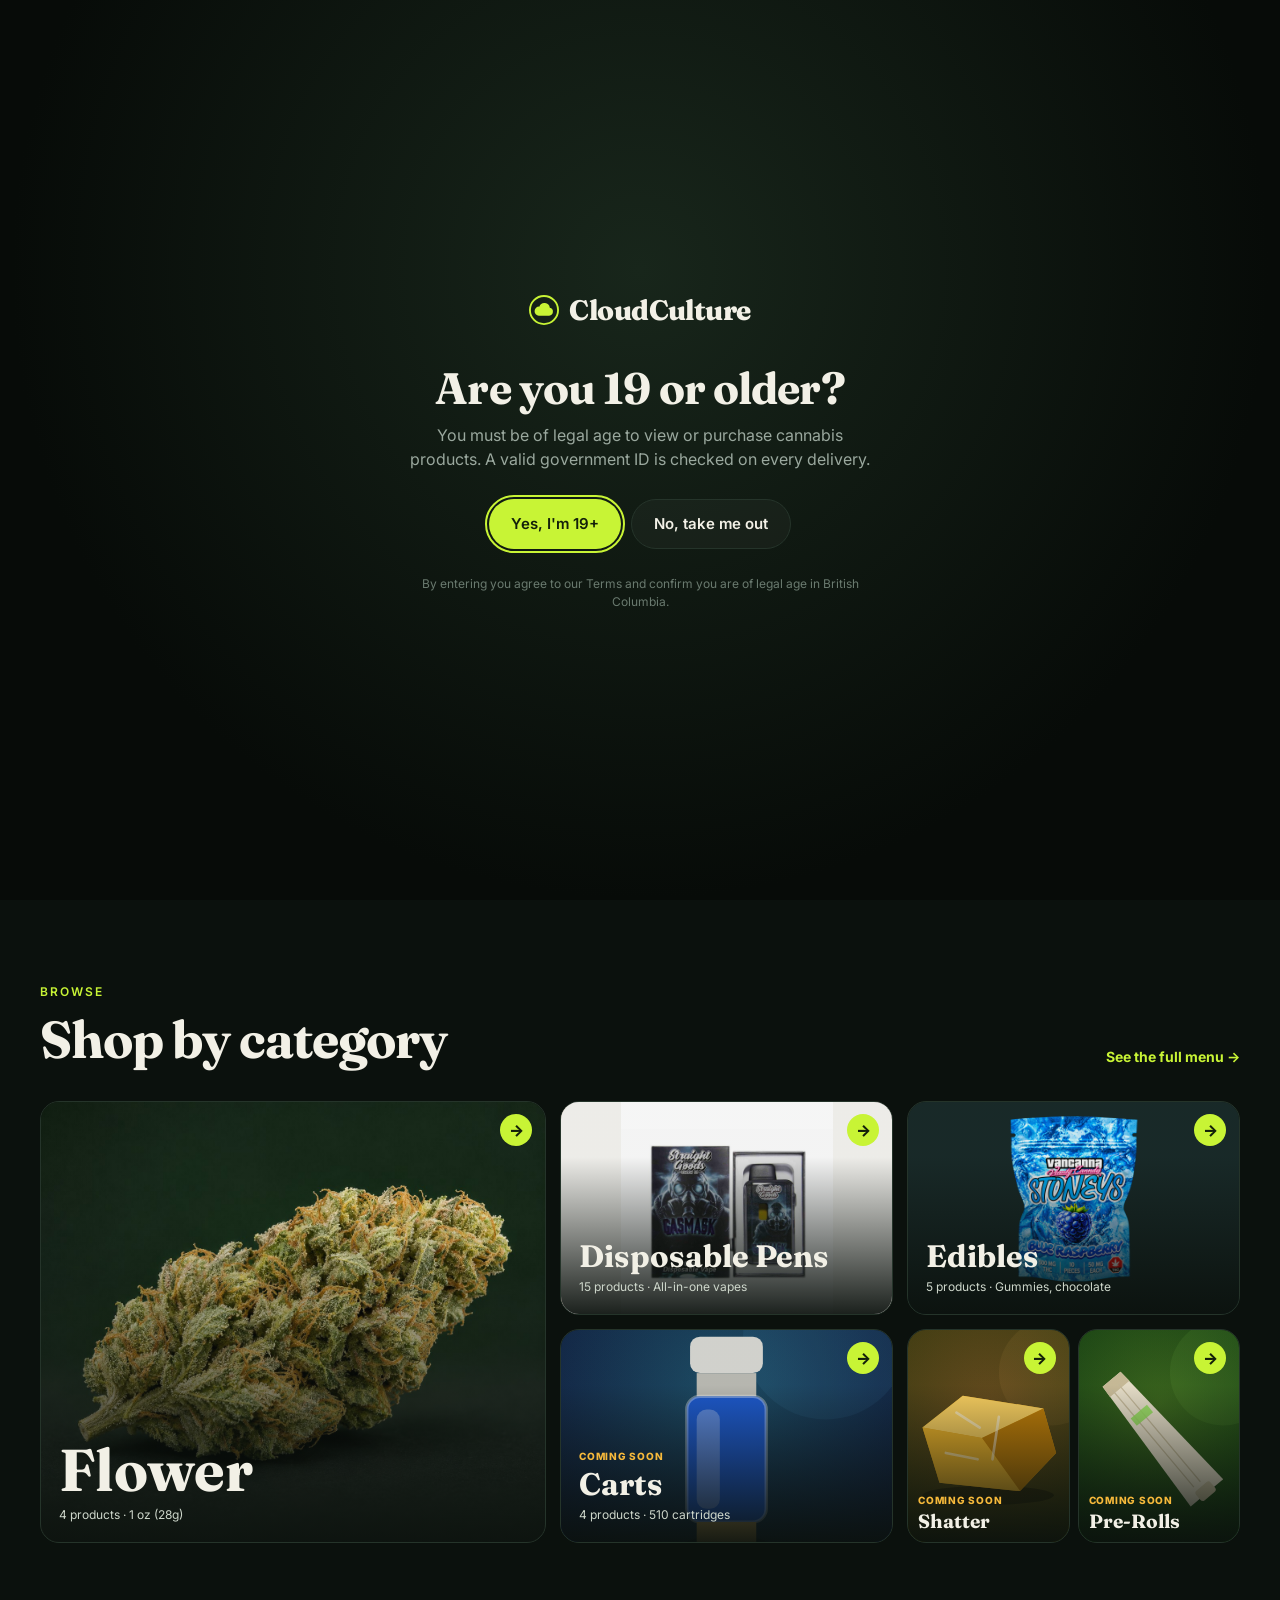
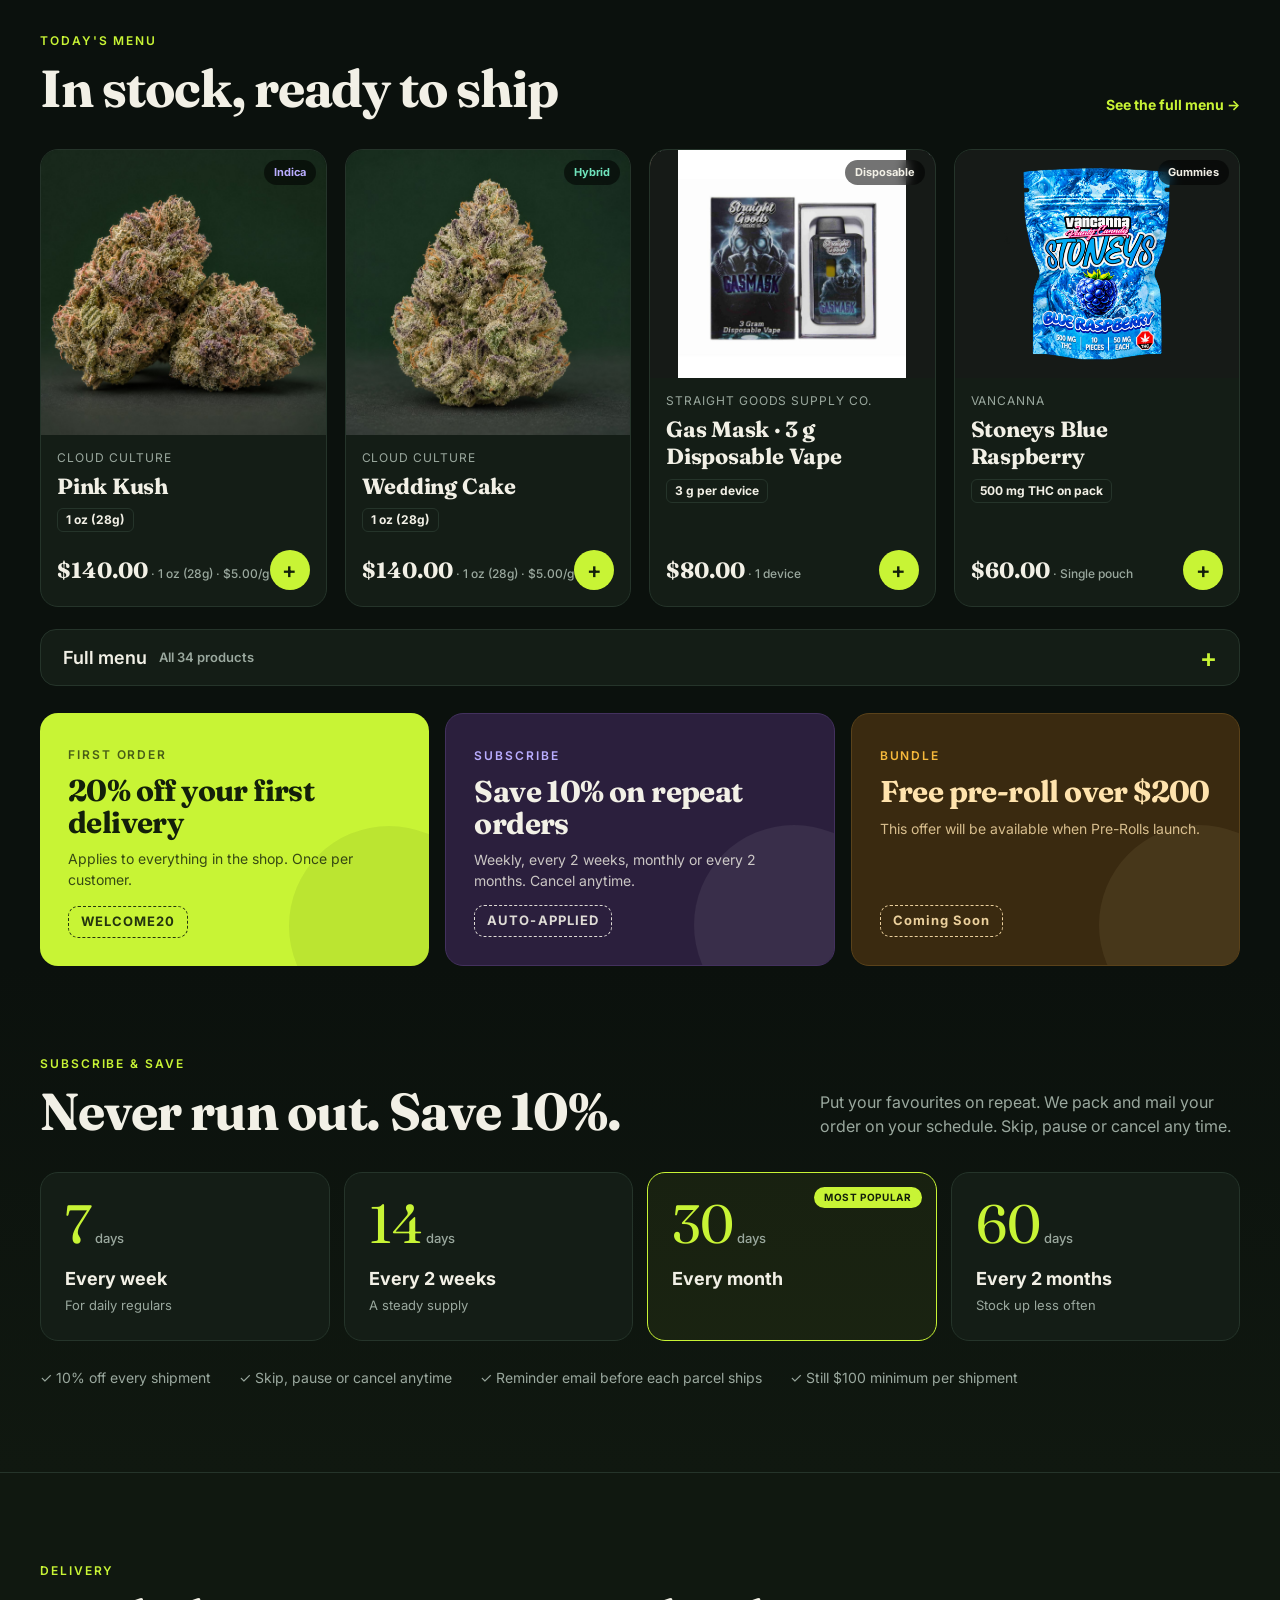
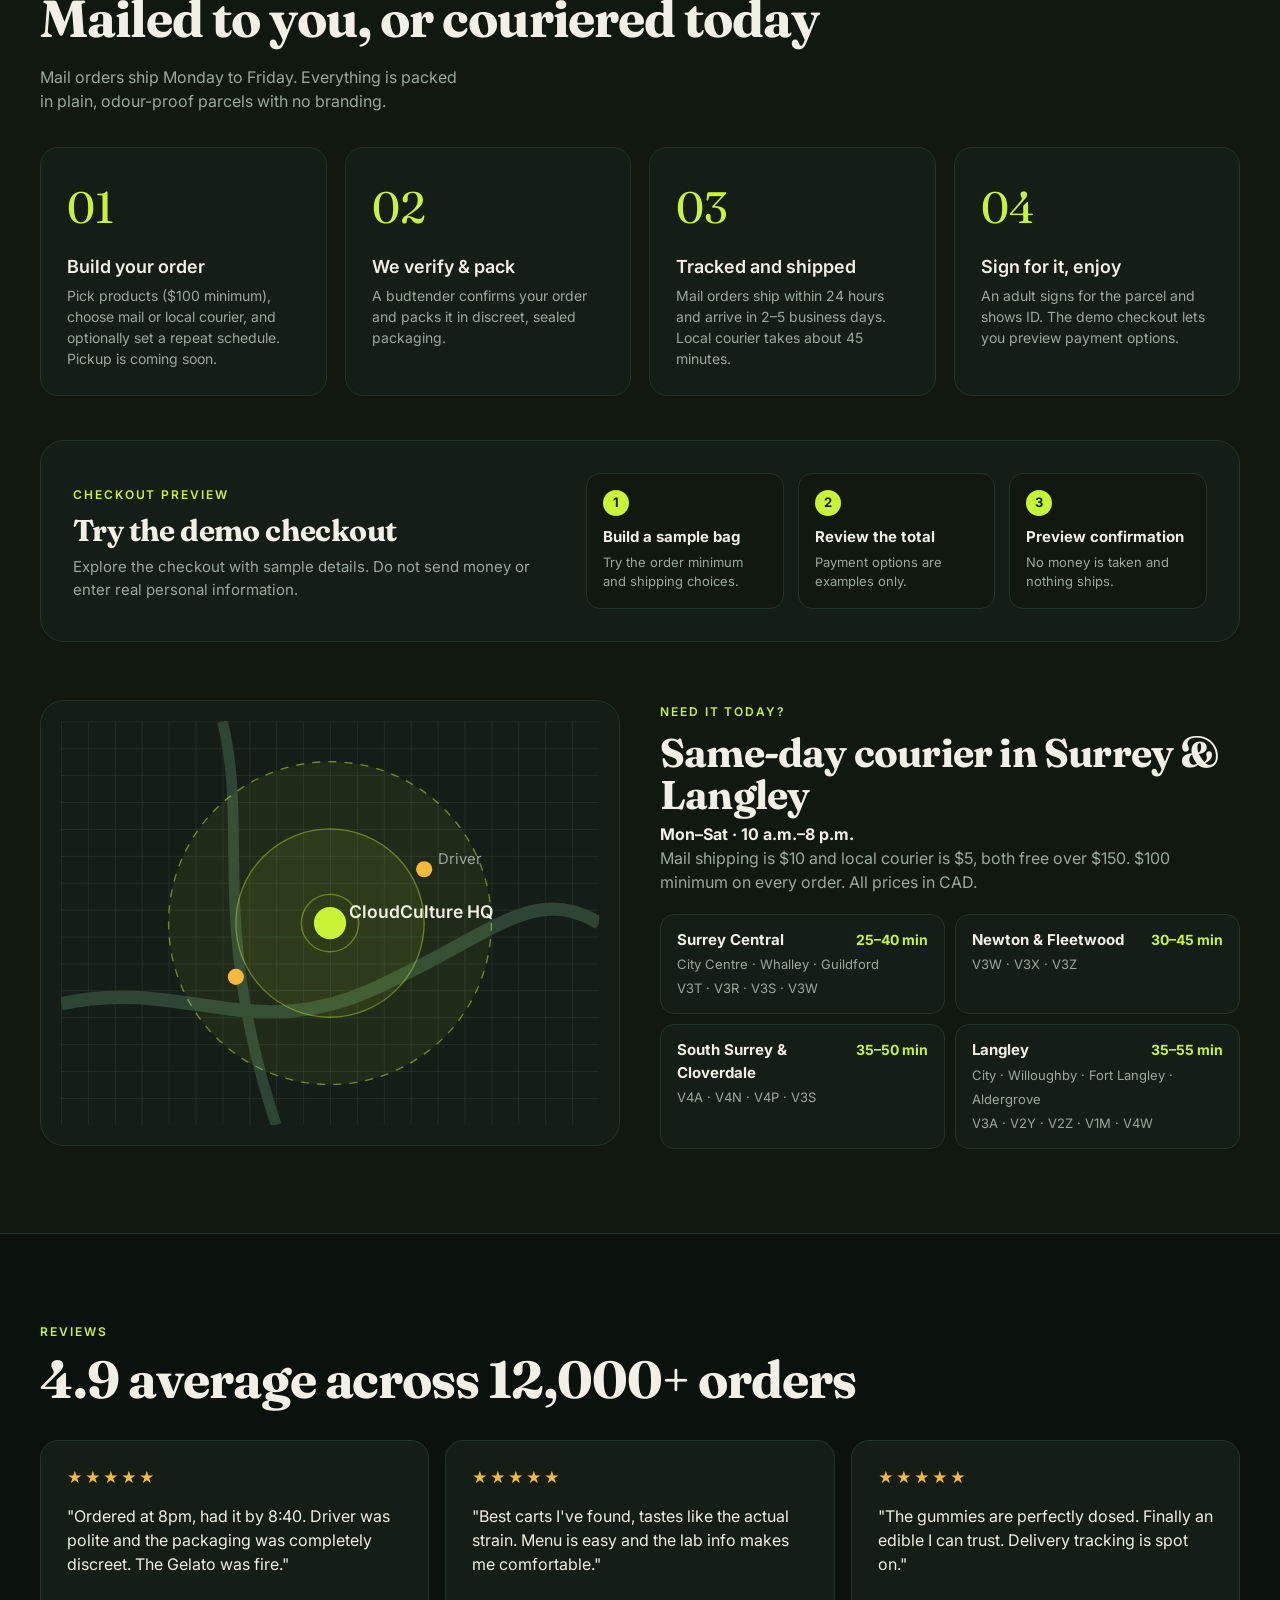
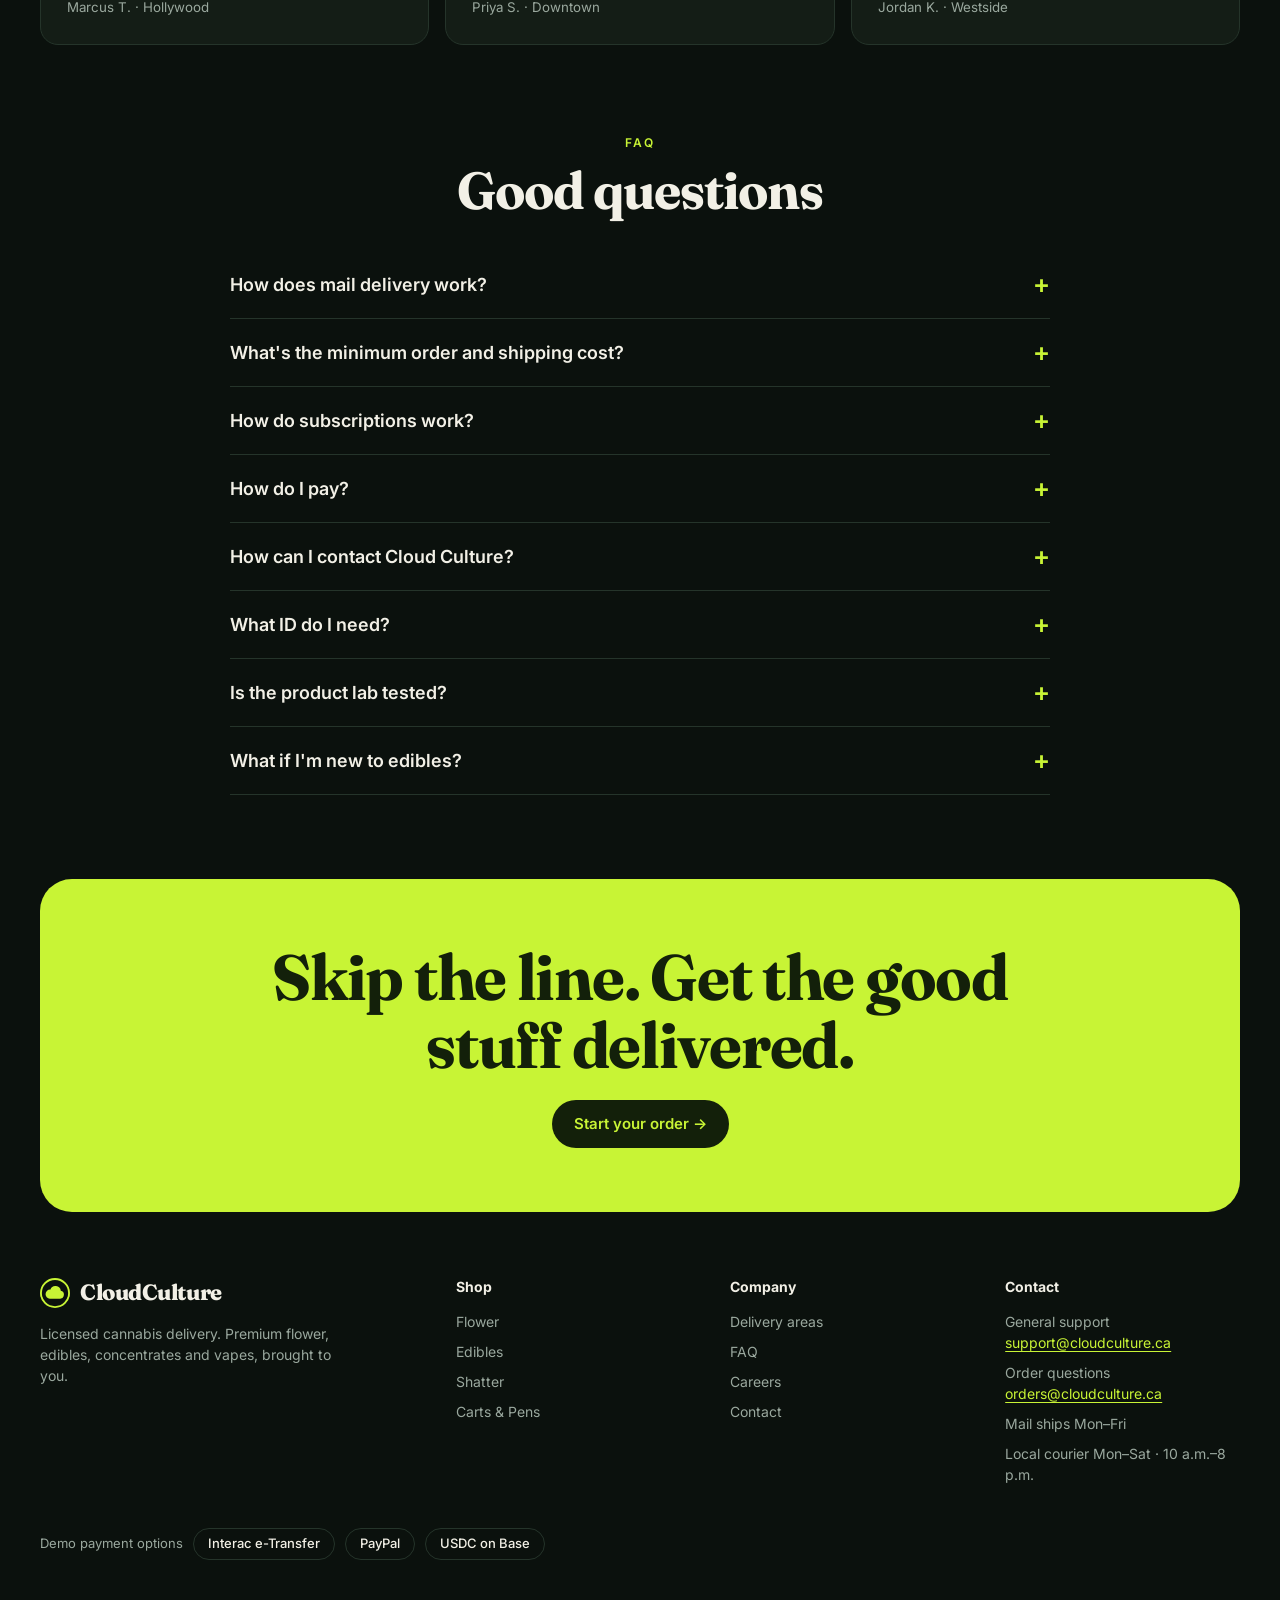
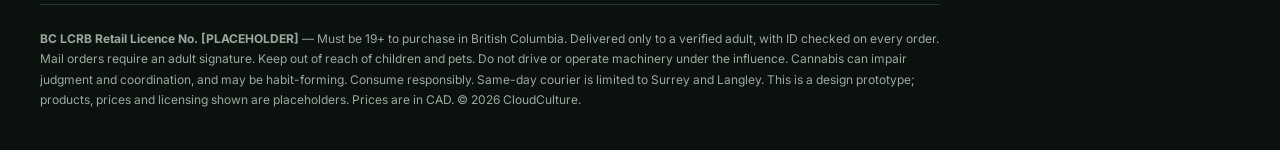
<file: index.html>
<!doctype html>
<html lang="en">
<head>
<meta charset="utf-8">
<meta name="viewport" content="width=device-width, initial-scale=1">
<title>CloudCulture — Mail-Order Cannabis</title>
<meta name="description" content="Flower, edibles, shatter, pens and carts mailed discreetly to your door. $100 minimum. Subscribe and save. 19+.">
<link rel="icon" href="data:image/svg+xml,%3Csvg xmlns='http://www.w3.org/2000/svg' viewBox='0 0 32 32'%3E%3Ccircle cx='16' cy='16' r='16' fill='%230b110d'/%3E%3Cpath d='M10.5 22h11a4.2 4.2 0 0 0 .7-8.3A5.8 5.8 0 0 0 11 12.4 4.8 4.8 0 0 0 10.5 22z' fill='%23c8f435'/%3E%3C/svg%3E">
<meta property="og:title" content="CloudCulture — Mail-Order Cannabis">
<meta property="og:description" content="Discreet mail delivery across Canada. $100 minimum. Subscribe and save 10%.">
<meta name="robots" content="noindex,nofollow">
<meta name="theme-color" content="#0b110d">
<link rel="preconnect" href="https://fonts.googleapis.com">
<link rel="preconnect" href="https://fonts.gstatic.com" crossorigin>
<link href="https://fonts.googleapis.com/css2?family=Fraunces:ital,opsz,wght@0,9..144,500;0,9..144,700;0,9..144,800;0,9..144,900;1,9..144,500&family=Inter:wght@400;500;600;700;800&display=swap" rel="stylesheet">
<style>
:root{
  --bg:#0b110d; --bg2:#101810; --panel:#141d16; --panel2:#19241c; --line:#25342a;
  --text:#f2f0e6; --mut:#9aa89e; --accent:#c8f435; --accent-ink:#13200a; --amber:#f6b93b; --red:#ff6b5e;
  --r:18px; --shadow:0 20px 50px -20px rgba(0,0,0,.7);
  --serif:'Fraunces',Georgia,serif; --sans:'Inter',system-ui,sans-serif;
}
*{box-sizing:border-box;margin:0;padding:0}
html{scroll-behavior:smooth}
body{background:var(--bg);color:var(--text);font-family:var(--sans);font-size:16px;line-height:1.5;-webkit-font-smoothing:antialiased;overflow-x:hidden}
body.lock{overflow:hidden}
img,svg{display:block;max-width:100%}
button{font:inherit;color:inherit;cursor:pointer;border:0;background:none}
input,select{font:inherit;color:inherit}
a{color:inherit;text-decoration:none}
.wrap{max-width:1240px;margin:0 auto;padding:0 20px}
h1,h2,h3{font-family:var(--serif);font-weight:700;letter-spacing:-.02em;line-height:1.05}
.eyebrow{font-size:12px;letter-spacing:.16em;text-transform:uppercase;color:var(--accent);font-weight:600}
.btn{display:inline-flex;align-items:center;justify-content:center;gap:8px;padding:13px 22px;border-radius:999px;font-weight:600;font-size:15px;transition:.18s}
.btn-primary{background:var(--accent);color:var(--accent-ink)}
.btn-primary:hover{transform:translateY(-1px);box-shadow:0 8px 24px -8px var(--accent)}
.btn-ghost{border:1px solid var(--line);background:rgba(255,255,255,.03)}
.btn-ghost:hover{border-color:var(--accent);color:var(--accent)}
.btn:focus-visible,button:focus-visible,input:focus-visible,select:focus-visible{outline:2px solid var(--accent);outline-offset:2px}

/* top bar */
.topbar{background:var(--accent);color:var(--accent-ink);font-size:13px;font-weight:600;text-align:center;padding:8px 12px}
header.nav{position:sticky;top:0;z-index:40;background:rgba(11,17,13,.82);backdrop-filter:blur(14px);border-bottom:1px solid var(--line)}
.nav .wrap{display:flex;align-items:center;gap:16px;height:68px}
.logo{display:flex;align-items:center;gap:10px;font-family:var(--serif);font-weight:800;font-size:22px;letter-spacing:-.02em}
.logo svg{width:30px;height:30px}
.nav nav{display:flex;gap:16px;margin-left:8px;font-size:14px;color:var(--mut);font-weight:500}
.nav nav a:hover{color:var(--text)}
.nav .sp{flex:1}
.account-link{display:inline-flex;align-items:center;min-height:44px;white-space:nowrap;font-size:14px;font-weight:600}
.account-link:hover,.account-link:focus-visible{color:var(--accent)}
.cartbtn{position:relative;display:flex;align-items:center;gap:8px;padding:10px 16px;border-radius:999px;border:1px solid var(--line);font-weight:600;font-size:14px;background:var(--panel)}
.cartbtn:hover{border-color:var(--accent)}
.cartbtn .n{background:var(--accent);color:var(--accent-ink);min-width:22px;height:22px;border-radius:99px;display:grid;place-items:center;font-size:12px;padding:0 6px}
.zipchip{font-size:13px;color:var(--mut);display:flex;align-items:center;gap:6px}
.zipchip b{color:var(--text)}
.dot{width:8px;height:8px;border-radius:50%;background:var(--accent);box-shadow:0 0 0 0 var(--accent);animation:pulse 2s infinite}
@keyframes pulse{70%{box-shadow:0 0 0 8px rgba(200,244,53,0)}100%{box-shadow:0 0 0 0 rgba(200,244,53,0)}}

/* hero */
.hero{position:relative;padding:44px 0 36px;overflow:hidden}
.hero:before{content:"";position:absolute;inset:-20% -10% auto auto;width:720px;height:720px;background:radial-gradient(circle,rgba(200,244,53,.16),transparent 65%);pointer-events:none}
.hero:after{content:"";position:absolute;left:-200px;bottom:-300px;width:640px;height:640px;background:radial-gradient(circle,rgba(246,185,59,.1),transparent 65%);pointer-events:none}
.hero .grid{display:grid;grid-template-columns:1.1fr .9fr;gap:40px;align-items:center;position:relative}
.hero h1{font-size:clamp(38px,5.2vw,68px);margin:12px 0 14px}
.hero h1 em{font-style:italic;color:var(--accent);font-weight:500}
.hero p.lead{font-size:17px;color:var(--mut);max-width:520px}
.zipform{display:flex;gap:8px;margin-top:20px;max-width:480px;background:var(--panel);border:1px solid var(--line);border-radius:999px;padding:6px}
.zipform input{flex:1;background:none;border:0;padding:0 18px;outline:0;font-size:16px;min-width:0}
.zipmsg{margin-top:12px;font-size:14px;min-height:22px;color:var(--mut)}
.zipmsg.ok{color:var(--accent)} .zipmsg.no{color:var(--red)}
.trust{display:flex;flex-wrap:wrap;gap:12px 24px;margin-top:18px;font-size:13px;color:var(--mut)}
.trust span{display:flex;align-items:center;gap:8px}
.trust svg{width:16px;height:16px;color:var(--accent)}

.marquee{border-block:1px solid var(--line);background:var(--bg2);overflow:hidden;white-space:nowrap;padding:16px 0}
.marquee .track{display:inline-flex;gap:48px;animation:mq 30.4s linear infinite;font-family:var(--serif);font-size:22px;color:var(--mut)}
.marquee .track span:nth-child(even){color:var(--accent)}
@keyframes mq{to{transform:translateX(-50%)}}

section{padding:84px 0}
.sechead{display:flex;justify-content:space-between;align-items:end;gap:20px;margin-bottom:34px;flex-wrap:wrap}
.sechead h2{font-size:clamp(32px,4.4vw,52px);margin-top:10px}
.sechead p{color:var(--mut);max-width:420px}

/* categories */
.cats{display:grid;grid-template-columns:repeat(6,1fr);gap:14px}
.cat{position:relative;border-radius:var(--r);overflow:hidden;border:1px solid var(--line);background:var(--panel);text-align:left;transition:.2s}
.cat:hover{transform:translateY(-4px);border-color:var(--accent)}
.cat .art{aspect-ratio:1/1}
.cat .art,.qv .art{position:relative}
.coming-soon-banner{position:absolute;inset:0;display:grid;place-items:center;padding:12px;background:rgba(9,15,11,.74);color:var(--text);font:700 clamp(20px,2.5vw,32px)/1.05 var(--serif);text-align:center;text-wrap:balance}
.cat .lbl{padding:12px 14px 14px}
.cat b{display:block;font-family:var(--serif);font-size:19px}
.cat small{color:var(--mut);font-size:12px}

/* deals */
.deals{display:grid;grid-template-columns:repeat(3,1fr);gap:16px}
.deal{border-radius:var(--r);padding:28px;position:relative;overflow:hidden;min-height:210px;display:flex;flex-direction:column;justify-content:space-between}
.deal h3{font-size:30px;margin:10px 0}
.deal p{font-size:14px;opacity:.8}
.deal .code{display:inline-block;border:1.5px dashed currentColor;border-radius:10px;padding:5px 12px;font-weight:700;font-size:13px;letter-spacing:.08em;align-self:flex-start;margin-top:14px;opacity:.9}
.d1{background:var(--accent);color:var(--accent-ink)}
.d2{background:#2b1f3d;border:1px solid #43315e}
.d3{background:#3a2a10;border:1px solid #5a421a;color:#ffe3ad}
.deal:after{content:"";position:absolute;right:-60px;bottom:-60px;width:200px;height:200px;border-radius:50%;background:currentColor;opacity:.07}

/* shop */
.filters{position:sticky;top:68px;z-index:30;background:rgba(11,17,13,.92);backdrop-filter:blur(12px);padding:14px 0;margin-bottom:26px;border-bottom:1px solid var(--line)}
.frow{display:flex;gap:10px;flex-wrap:wrap;align-items:center}
.chips{display:flex;gap:8px;overflow-x:auto;scrollbar-width:none;padding-bottom:2px}
.chip{padding:9px 16px;border-radius:99px;border:1px solid var(--line);font-size:14px;font-weight:500;white-space:nowrap;background:var(--panel);color:var(--mut);transition:.15s}
.chip:hover{color:var(--text);border-color:#3a5042}
.chip.on{background:var(--text);color:var(--bg);border-color:var(--text)}
.chip.t-Indica.on{background:#8f7cff;border-color:#8f7cff;color:#120b33}
.chip.t-Sativa.on{background:var(--amber);border-color:var(--amber);color:#2b1d02}
.chip.t-Hybrid.on{background:#4fd1a5;border-color:#4fd1a5;color:#032619}
.fsp{flex:1}
.search{display:flex;align-items:center;gap:8px;background:var(--panel);border:1px solid var(--line);border-radius:99px;padding:0 14px;height:40px;min-width:200px}
.search input{background:none;border:0;outline:0;width:100%;font-size:14px}
.sel{background:var(--panel);border:1px solid var(--line);border-radius:99px;height:40px;padding:0 14px;font-size:14px;outline:0}
.count{font-size:13px;color:var(--mut);margin-bottom:16px}
.grid4{display:grid;grid-template-columns:repeat(4,1fr);gap:18px}
.prod{background:var(--panel);border:1px solid var(--line);border-radius:var(--r);overflow:hidden;display:flex;flex-direction:column;transition:.2s;cursor:pointer;animation:rise .4s both}
@keyframes rise{from{opacity:0;transform:translateY(10px)}}
.prod:hover{transform:translateY(-4px);border-color:#3a5042;box-shadow:var(--shadow)}
.prod .art{position:relative;aspect-ratio:1/.92}
.badge{position:absolute;left:10px;top:10px;font-size:11px;font-weight:700;padding:4px 10px;border-radius:99px;background:var(--accent);color:var(--accent-ink);text-transform:uppercase;letter-spacing:.06em}
.tpill{position:absolute;right:10px;top:10px;font-size:11px;font-weight:700;padding:4px 10px;border-radius:99px;background:rgba(0,0,0,.55);backdrop-filter:blur(6px)}
.tpill.Indica{color:#b9adff}.tpill.Sativa{color:var(--amber)}.tpill.Hybrid{color:#6fe3bc}.tpill.CBD{color:#9fe3ff}
.prod .body{padding:14px 16px 16px;display:flex;flex-direction:column;gap:6px;flex:1}
.brand{font-size:12px;color:var(--mut);text-transform:uppercase;letter-spacing:.08em}
.prod h3{font-family:var(--sans);font-size:17px;font-weight:600;letter-spacing:-.01em;line-height:1.25}
.potency{display:flex;gap:6px;flex-wrap:wrap;margin-top:2px}
.potency span{font-size:12px;border:1px solid var(--line);padding:2px 8px;border-radius:6px;color:var(--mut)}
.potency span b{color:var(--text)}
.foot{display:flex;align-items:center;justify-content:space-between;margin-top:auto;padding-top:12px}
.price{font-family:var(--serif);font-size:22px;font-weight:700}
.price small{font-family:var(--sans);font-size:12px;font-weight:500;color:var(--mut)}
.add{width:40px;height:40px;border-radius:50%;background:var(--accent);color:var(--accent-ink);display:grid;place-items:center;font-size:22px;font-weight:600;transition:.15s}
.add:hover{transform:scale(1.1) rotate(90deg)}
.empty{text-align:center;padding:80px 0;color:var(--mut);display:none}

/* how */
.how{background:var(--bg2);border-block:1px solid var(--line)}
.steps{display:grid;grid-template-columns:repeat(4,1fr);gap:18px;counter-reset:s}
.step{background:var(--panel);border:1px solid var(--line);border-radius:var(--r);padding:26px;counter-increment:s}
.step:before{content:"0" counter(s);font-family:var(--serif);font-size:44px;color:var(--accent);display:block;margin-bottom:18px}
.step h3{font-family:var(--sans);font-size:18px;font-weight:600;margin-bottom:8px;letter-spacing:0}
.step p{font-size:14px;color:var(--mut)}
.zones{display:grid;grid-template-columns:1fr 1fr;gap:40px;margin-top:56px;align-items:center}
.map{background:var(--panel);border:1px solid var(--line);border-radius:24px;padding:20px;aspect-ratio:1.3/1;position:relative;overflow:hidden}
.map svg{width:100%;height:100%}
.zlist{display:grid;grid-template-columns:1fr 1fr;gap:10px;margin-top:20px}
.zl{border:1px solid var(--line);border-radius:14px;padding:14px 16px;background:var(--panel)}
.zl b{display:block;font-size:15px}.zl small{color:var(--mut);font-size:13px}
.zl .tm{float:right;color:var(--accent);font-weight:700;font-size:14px}

/* reviews */
.revs{display:grid;grid-template-columns:repeat(3,1fr);gap:16px}
.rev{background:var(--panel);border:1px solid var(--line);border-radius:var(--r);padding:26px}
.stars{color:var(--amber);letter-spacing:2px;font-size:15px}
.rev p{margin:14px 0 18px;font-size:16px}
.rev small{color:var(--mut)}

/* faq */
.faq{max-width:820px;margin:0 auto}
details{border-bottom:1px solid var(--line);padding:20px 0}
summary{cursor:pointer;font-weight:600;font-size:18px;list-style:none;display:flex;justify-content:space-between;gap:16px}
summary::-webkit-details-marker{display:none}
summary:after{content:"+";color:var(--accent);font-size:26px;line-height:1;transition:.2s}
details[open] summary:after{transform:rotate(45deg)}
details p{color:var(--mut);margin-top:12px;max-width:680px}

/* cta + footer */
.cta{margin:0 20px;border-radius:32px;background:var(--accent);color:var(--accent-ink);padding:64px 24px;text-align:center}
.cta h2{font-size:clamp(34px,5vw,64px);max-width:760px;margin:0 auto 22px}
.cta .btn{background:var(--accent-ink);color:var(--accent)}
footer{padding:64px 0 40px;color:var(--mut);font-size:14px}
.fgrid{display:grid;grid-template-columns:1.6fr 1fr 1fr 1fr;gap:40px}
footer h4{color:var(--text);font-size:14px;margin-bottom:14px}
footer li{list-style:none;margin-bottom:9px}
footer a:hover{color:var(--accent)}
.email-link{color:var(--accent);text-decoration:underline;text-underline-offset:3px;overflow-wrap:anywhere}
#contact{scroll-margin-top:90px}
.legal{border-top:1px solid var(--line);margin-top:44px;padding-top:24px;font-size:12px;line-height:1.7;max-width:900px}

/* drawer + modal */
.scrim{position:fixed;inset:0;background:rgba(0,0,0,.6);backdrop-filter:blur(4px);z-index:90;opacity:0;pointer-events:none;transition:.25s}
.scrim.on{opacity:1;pointer-events:auto}
.drawer{position:fixed;top:0;right:0;bottom:0;width:min(440px,100%);background:var(--bg2);border-left:1px solid var(--line);z-index:100;transform:translateX(100%);transition:.3s cubic-bezier(.2,.8,.2,1);display:flex;flex-direction:column}
.drawer.on{transform:none}
.dh{display:flex;justify-content:space-between;align-items:center;padding:20px 24px;border-bottom:1px solid var(--line)}
.dh h3{font-size:26px}
.x{width:36px;height:36px;border-radius:50%;border:1px solid var(--line);display:grid;place-items:center;font-size:18px}
.x:hover{border-color:var(--accent);color:var(--accent)}
.dbody{flex:1;overflow-y:auto;padding:18px 24px}
.seg{display:grid;grid-template-columns:1fr 1fr;background:var(--panel);border:1px solid var(--line);border-radius:99px;padding:4px;margin-bottom:14px}
.seg button{padding:10px;border-radius:99px;font-weight:600;font-size:14px;color:var(--mut)}
.seg button.on{background:var(--accent);color:var(--accent-ink)}
.ship{font-size:13px;color:var(--mut);background:var(--panel);border:1px solid var(--line);border-radius:12px;padding:12px 14px;margin-bottom:18px}
.bar{height:6px;border-radius:9px;background:var(--line);margin-top:8px;overflow:hidden}
.bar i{display:block;height:100%;background:var(--accent);transition:.3s}
.line{display:grid;grid-template-columns:72px 1fr auto;gap:14px;padding:14px 0;border-bottom:1px solid var(--line);align-items:center}
.line .art{width:72px;height:72px;border-radius:12px;overflow:hidden}
.line b{font-size:15px;display:block;line-height:1.3}
.line small{color:var(--mut);font-size:12px}
.qty{display:inline-flex;align-items:center;gap:2px;margin-top:6px;border:1px solid var(--line);border-radius:99px}
.qty button{width:28px;height:28px;font-size:16px}
.qty span{min-width:22px;text-align:center;font-size:14px;font-weight:600}
.lp{font-weight:600}
.promo{display:flex;gap:8px;margin-top:18px}
.promo input{flex:1;background:var(--panel);border:1px solid var(--line);border-radius:99px;padding:10px 16px;outline:0;text-transform:uppercase;font-size:14px}
.promo button{padding:0 18px;border-radius:99px;border:1px solid var(--line);font-weight:600;font-size:14px}
.promo button:hover{border-color:var(--accent);color:var(--accent)}
.df{padding:18px 24px 24px;border-top:1px solid var(--line);background:var(--bg)}
.row{display:flex;justify-content:space-between;font-size:14px;color:var(--mut);margin-bottom:8px}
.row.tot{color:var(--text);font-size:18px;font-weight:700;margin:12px 0 16px}
.row .g{color:var(--accent)}
.emptycart{text-align:center;color:var(--mut);padding:60px 0}
.emptycart svg{width:64px;margin:0 auto 14px;opacity:.5}
.min{color:var(--amber);font-size:13px;text-align:center;margin-bottom:10px}

.modal{position:fixed;inset:0;z-index:110;display:none;align-items:center;justify-content:center;padding:20px}
.modal.on{display:flex}
.mbox{background:var(--bg2);border:1px solid var(--line);border-radius:26px;width:min(900px,100%);max-height:92vh;overflow-y:auto;box-shadow:var(--shadow);position:relative;animation:rise .3s both}
.mbox .x{position:absolute;right:16px;top:16px;z-index:3;background:rgba(0,0,0,.4)}
.qv{display:grid;grid-template-columns:1fr 1fr}
.qv .art{min-height:380px}
.qv .info{padding:36px 32px;display:flex;flex-direction:column;gap:14px}
.qv h2{font-size:34px}
.qv .desc{color:var(--mut);font-size:15px}
.fx{display:flex;gap:6px;flex-wrap:wrap}
.fx span{background:var(--panel2);border:1px solid var(--line);border-radius:99px;font-size:13px;padding:5px 12px}
.meter{display:grid;grid-template-columns:1fr 1fr;gap:10px}
.meter div{background:var(--panel);border:1px solid var(--line);border-radius:12px;padding:10px 14px}
.meter small{color:var(--mut);font-size:11px;text-transform:uppercase;letter-spacing:.08em}
.meter b{display:block;font-family:var(--serif);font-size:24px}
.opts{display:flex;gap:8px;flex-wrap:wrap}
.opt{border:1px solid var(--line);border-radius:12px;padding:10px 14px;font-size:14px;text-align:left;background:var(--panel)}
.opt b{display:block}.opt small{color:var(--mut)}
.opt.on{border-color:var(--accent);background:rgba(200,244,53,.08)}
.qv .btn{width:100%;margin-top:auto}

.gate{position:fixed;inset:0;z-index:200;background:radial-gradient(circle at 50% 30%,#18261b,#070b08 70%);display:none;align-items:center;justify-content:center;padding:20px;text-align:center}
.gate.on{display:flex}
.gate .box{max-width:460px}
.gate .logo{justify-content:center;margin-bottom:34px;font-size:28px}
.gate h1{font-size:44px;margin-bottom:12px}
.gate p{color:var(--mut);margin-bottom:28px}
.gate .btns{display:flex;gap:10px;justify-content:center;flex-wrap:wrap}
.gate small{display:block;margin-top:26px;color:#6a7a6f;font-size:12px}

/* checkout */
.co{padding:34px;display:grid;grid-template-columns:1.2fr 1fr;gap:34px}
.co h2{font-size:32px;margin-bottom:20px}
.fld{margin-bottom:14px}
.fld label{display:block;font-size:12px;color:var(--mut);text-transform:uppercase;letter-spacing:.08em;margin-bottom:6px}
.fld input,.fld select,.fld textarea{width:100%;background:var(--panel);border:1px solid var(--line);border-radius:12px;padding:12px 14px;outline:0;font-size:15px}
.fld input:focus,.fld select:focus,.fld textarea:focus{border-color:var(--accent)}
.fld textarea{font:inherit;color:inherit;resize:vertical}
.fld.err input{border-color:var(--red)}
.two{display:grid;grid-template-columns:1fr 1fr;gap:12px}
.pay{display:grid;grid-template-columns:1fr 1fr;gap:10px;margin-bottom:14px}
.pay button{border:1px solid var(--line);border-radius:12px;padding:12px;text-align:left;background:var(--panel);font-size:14px}
.pay button b{display:block}.pay button small{color:var(--mut)}
.pay button.on{border-color:var(--accent);background:rgba(200,244,53,.08)}
.sum{background:var(--panel);border:1px solid var(--line);border-radius:18px;padding:22px;align-self:start}
.sum .li{display:flex;justify-content:space-between;gap:10px;font-size:14px;margin-bottom:10px}
.sum .li span:first-child{color:var(--mut)}
.chk{display:flex;gap:10px;font-size:13px;color:var(--mut);margin:12px 0;align-items:flex-start}
.chk input{margin-top:3px;accent-color:var(--accent)}
.done{padding:48px 34px;text-align:center}
.done h2{font-size:40px;margin:12px 0}
.done .num{display:inline-block;background:var(--panel);border:1px solid var(--line);border-radius:99px;padding:6px 16px;font-weight:600;margin-bottom:26px}
.track{display:grid;grid-template-columns:repeat(4,1fr);gap:10px;max-width:640px;margin:0 auto 20px;text-align:center}
.track div{font-size:13px;color:var(--mut);position:relative;padding-top:30px}
.track div:before{content:"";position:absolute;top:0;left:50%;transform:translateX(-50%);width:20px;height:20px;border-radius:50%;border:2px solid var(--line);background:var(--bg2);transition:.4s}
.track div:after{content:"";position:absolute;top:9px;left:calc(50% + 14px);width:calc(100% - 8px);height:2px;background:var(--line)}
.track div:last-child:after{display:none}
.track div.on{color:var(--text)}
.track div.on:before{background:var(--accent);border-color:var(--accent);box-shadow:0 0 0 6px rgba(200,244,53,.15)}
.track div.on:after{background:var(--accent)}
.bigeta{font-family:var(--serif);font-size:56px;color:var(--accent);line-height:1}

.toast{position:fixed;left:50%;bottom:26px;transform:translate(-50%,40px);background:var(--text);color:var(--bg);padding:12px 20px;border-radius:99px;font-weight:600;font-size:14px;z-index:300;opacity:0;transition:.3s;pointer-events:none}
.toast.on{opacity:1;transform:translate(-50%,0)}


.protobar{background:#f6b93b;color:#2b1d02;font-size:12px;font-weight:700;text-align:center;padding:6px 12px;letter-spacing:.02em}
.btn:disabled{opacity:.4;cursor:not-allowed;transform:none!important;box-shadow:none!important}
.methods{display:grid;grid-template-columns:1.25fr 1fr 1fr;gap:10px;margin-top:18px;max-width:620px}
.meth{display:flex;flex-direction:column;gap:2px;padding:14px 16px;border-radius:16px;border:1px solid var(--line);background:var(--panel);transition:.18s}
.meth:hover{border-color:var(--accent);transform:translateY(-2px)}
.meth span{font-size:20px}
.meth b{font-size:14px;display:flex;gap:6px;align-items:center;flex-wrap:wrap}
.meth small{font-size:12px;color:var(--mut);line-height:1.35}
.meth em{font-style:normal;font-size:10px;font-weight:700;background:var(--accent);color:var(--accent-ink);padding:2px 8px;border-radius:99px;text-transform:uppercase;letter-spacing:.05em}
.meth.main{border-color:var(--accent);background:rgba(200,244,53,.07)}
.subsec{background:linear-gradient(180deg,var(--bg),var(--bg2))}
.freqs{display:grid;grid-template-columns:repeat(4,1fr);gap:14px}
.freq{position:relative;text-align:left;background:var(--panel);border:1px solid var(--line);border-radius:var(--r);padding:24px;transition:.2s;display:flex;flex-direction:column;gap:4px}
.freq:hover{border-color:var(--accent);transform:translateY(-4px)}
.freq .fn{font-family:var(--serif);font-size:54px;color:var(--accent);line-height:1}
.freq .fn:after{content:" days";font-family:var(--sans);font-size:13px;color:var(--mut);font-weight:500}
.freq b{font-size:18px;margin-top:10px}.freq small{color:var(--mut);font-size:13px}
.freq i{position:absolute;right:14px;top:14px;font-style:normal;font-size:10px;font-weight:700;background:var(--accent);color:var(--accent-ink);padding:3px 10px;border-radius:99px;text-transform:uppercase;letter-spacing:.06em}
.freq.pop{border-color:var(--accent);background:rgba(200,244,53,.06)}
.freq.pop small{display:none}
.subnote{display:flex;flex-wrap:wrap;gap:10px 28px;margin-top:26px;color:var(--mut);font-size:14px}
.fopts{display:flex;flex-direction:column;gap:8px;margin-bottom:14px}
.fopt{display:grid;grid-template-columns:30px 1fr auto;gap:10px;align-items:center;text-align:left;padding:12px 14px;border:1px solid var(--line);border-radius:14px;background:var(--panel);transition:.15s}
.fopt:hover{border-color:#3a5042}
.fopt:disabled{cursor:default;color:var(--mut);border-color:var(--line)}
.fopt.on{border-color:var(--accent);background:rgba(200,244,53,.08)}
.fopt .ic{font-size:20px}
.fopt .ft b{font-size:14px;display:block}
.fopt .ft em{font-style:normal;font-size:10px;font-weight:700;background:var(--accent);color:var(--accent-ink);padding:2px 8px;border-radius:99px;text-transform:uppercase;letter-spacing:.05em;margin-left:4px;vertical-align:middle}
.fopt .ft small{color:var(--mut);font-size:12px;line-height:1.3;display:block}
.fopt .fp{font-weight:700;font-size:14px}
.sub{margin-top:16px;padding:14px;border:1px solid var(--line);border-radius:14px;background:var(--panel);display:flex;flex-direction:column;gap:10px}
.sub .subh{display:flex;justify-content:space-between;align-items:center;font-size:14px}
.sub .save{background:var(--accent);color:var(--accent-ink);font-size:11px;font-weight:700;padding:3px 10px;border-radius:99px}
.sub small{color:var(--mut);font-size:12px;line-height:1.4}
.sub .sel{width:100%;border-radius:12px}
.note{background:rgba(200,244,53,.08);border:1px solid rgba(200,244,53,.3);color:var(--text);border-radius:12px;padding:12px 14px;font-size:13px;margin-bottom:16px}
.schedbox{background:var(--panel);border:1px solid var(--accent);border-radius:16px;padding:16px 20px;max-width:560px;margin:0 auto;display:flex;flex-direction:column;gap:4px;font-size:14px}
.schedbox span{color:var(--text)}.schedbox small{color:var(--mut)}

.stack .c1 .tag{bottom:auto;top:12px}
.stats{border-top:1px solid var(--line);background:var(--bg)}
.stats .wrap{display:grid;grid-template-columns:repeat(4,1fr);gap:20px;padding-top:26px;padding-bottom:26px}
.stats div{display:flex;align-items:baseline;gap:10px;justify-content:center}
.stats b{font-family:var(--serif);font-size:30px;color:var(--accent)}
.stats span{font-size:13px;color:var(--mut)}
.qnote{font-size:12px;color:var(--mut);line-height:1.6}
.paybox{display:grid;grid-template-columns:1fr 1.3fr;gap:36px;align-items:center;margin-top:44px;background:var(--panel);border:1px solid var(--line);border-radius:24px;padding:32px}
.paybox h3{font-size:30px;margin:10px 0}
.paybox p{color:var(--mut);font-size:15px}
.paybox ol{list-style:none;display:grid;grid-template-columns:repeat(3,1fr);gap:14px;counter-reset:ps}
.paybox li{counter-increment:ps;background:var(--bg2);border:1px solid var(--line);border-radius:14px;padding:16px;display:flex;flex-direction:column;gap:4px;font-size:13px;color:var(--mut)}
.paybox li:before{content:counter(ps);width:26px;height:26px;border-radius:50%;background:var(--accent);color:var(--accent-ink);display:grid;place-items:center;font-weight:700;font-size:13px;margin-bottom:6px}
.paybox li b{color:var(--text);font-size:15px}
.payrow{display:flex;gap:10px;flex-wrap:wrap;align-items:center;margin-top:34px;font-size:13px}
.payrow b{font-weight:500;border:1px solid var(--line);border-radius:99px;padding:5px 14px;color:var(--text)}
.etbox{max-width:520px;margin:0 auto 22px;text-align:left;background:var(--panel);border:1px solid var(--accent);border-radius:18px;padding:18px 20px;display:flex;flex-direction:column;gap:10px}
.etrow{display:grid;grid-template-columns:70px 1fr auto;gap:10px;align-items:center;font-size:14px}
.etrow span{color:var(--mut);font-size:12px;text-transform:uppercase;letter-spacing:.08em}
.etrow code{font-family:ui-monospace,Consolas,monospace;font-size:15px;color:var(--text);overflow-wrap:anywhere}
.etrow button{border:1px solid var(--line);border-radius:99px;padding:5px 14px;font-size:12px;font-weight:600}
.etrow button:hover{border-color:var(--accent);color:var(--accent)}
.etbox small{color:var(--mut);font-size:12px;line-height:1.5}
.mbar{display:none;position:fixed;left:12px;right:12px;bottom:12px;z-index:60;background:var(--accent);color:var(--accent-ink);border-radius:99px;padding:15px 22px;font-weight:700;font-size:15px;justify-content:space-between;box-shadow:0 14px 40px -10px rgba(0,0,0,.8)}
body.lock .mbar{display:none!important}
@media(max-width:1180px){.nav .zipchip{display:none}}
@media(max-width:1000px){.nav nav{display:none}}
@media(max-width:1060px){
  .grid4{grid-template-columns:repeat(3,1fr)}
  .cats{grid-template-columns:repeat(3,1fr)}
  .steps{grid-template-columns:repeat(2,1fr)}
}
@media(max-width:820px){
  .mbar.show{display:flex}
  body{padding-bottom:76px}
  .stats .wrap{grid-template-columns:repeat(2,1fr)}
  .stats div{justify-content:flex-start}
  .paybox{grid-template-columns:1fr}
  .paybox ol{grid-template-columns:1fr}
  .toast{bottom:84px}
  .freqs{grid-template-columns:repeat(2,1fr)}
  .methods{grid-template-columns:1fr}
  .nav nav,.zipchip{display:none}
  .nav .wrap{gap:12px}
  .hero{padding-top:40px}
  .hero .grid,.zones,.qv,.co,.fgrid{grid-template-columns:1fr}
  .deals,.revs{grid-template-columns:1fr}
  .grid4{grid-template-columns:repeat(2,1fr);gap:12px}
  section{padding:56px 0}
  .qv .art{min-height:260px}
  .search{min-width:0;flex:1}
  .fsp{display:none}
  .filters{top:68px}
}
@media(max-width:520px){
  .nav .wrap{gap:8px}
  .nav .logo{gap:6px;font-size:18px}
  .nav .logo svg{width:24px;height:24px}
  .nav .cartbtn{padding:9px 10px}
  .account-link .signup-label{display:none}
  .freqs{grid-template-columns:1fr}
  .cats{grid-template-columns:repeat(2,1fr)}
  .steps{grid-template-columns:1fr}
  .prod h3{font-size:15px}
  .prod .body{padding:12px}
  .price{font-size:19px}
  .two{grid-template-columns:1fr}
  .co{padding:24px 20px}
  .track{grid-template-columns:repeat(2,1fr);gap:24px 10px}
  .track div:after{display:none}
}
@media(prefers-reduced-motion:reduce){*{animation:none!important;transition:none!important}}
/* Reference products are viewable in the mock catalog without a cart action. */
.art > .reference-photo{width:100%;height:100%;object-fit:contain;display:block;background:#161a17}
.art > .flower-photo{object-fit:cover}
.art > .stoneys-photo{padding:12px}
.prod .art:has(> .stoneys-photo){aspect-ratio:1}
.prod .art > .stoneys-photo,.qv .art > .stoneys-photo{position:absolute;inset:0}
.qv .art:has(> .stoneys-photo){position:relative}
.reference-thumb{position:relative;aspect-ratio:2/3;overflow:hidden;background:#161a17;border-radius:12px}
.reference-thumb img{position:absolute;inset:0;width:100%;height:100%;object-fit:contain;background:#161a17}
.reference-thumb .reference-crop{width:100%;height:100%;background-image:url('assets/straight-goods-set.jpg');background-repeat:no-repeat}
.art > .reference-variant{width:100%;height:100%;aspect-ratio:auto;border-radius:0}
.qv .art > .reference-variant{min-height:inherit}
.shop-category-anchor{display:block;scroll-margin-top:90px}
html:not([data-catalog-ready]) #shop:has(#shop-flower:target) #grid .prod:not([data-category="Flower"]),
html:not([data-catalog-ready]) #shop:has(#shop-flower:target) #count,
html:not([data-catalog-ready]) #shop:has(#shop-edibles:target) #grid .prod:not([data-category="Edibles"]),
html:not([data-catalog-ready]) #shop:has(#shop-edibles:target) #count,
html:not([data-catalog-ready]) #shop:has(#shop-concentrates:target) #grid .prod:not([data-category="Concentrates"]),
html:not([data-catalog-ready]) #shop:has(#shop-concentrates:target) #count,
html:not([data-catalog-ready]) #shop:has(#shop-carts:target) #grid .prod:not([data-category="Carts"]),
html:not([data-catalog-ready]) #shop:has(#shop-carts:target) #count,
html:not([data-catalog-ready]) #shop:has(#shop-pens:target) #grid .prod:not([data-category="Pens"]),
html:not([data-catalog-ready]) #shop:has(#shop-pens:target) #count,
html:not([data-catalog-ready]) #shop:has(#shop-prerolls:target) #grid .prod:not([data-category="Prerolls"]),
html:not([data-catalog-ready]) #shop:has(#shop-prerolls:target) #count{display:none}
/* Night Shift homepage */
.hero{padding:50px 0 42px}
.hero .grid{grid-template-columns:minmax(0,1.08fr) minmax(0,1fr);gap:clamp(24px,4.4vw,60px);align-items:center}
.hero h1{font-size:clamp(45px,5.25vw,72px);font-weight:900;letter-spacing:-.045em;line-height:.99}
.hero .methods{grid-template-columns:1.25fr 1fr;max-width:540px}
.night-hero-tiles{display:grid;grid-template-columns:1.14fr 1fr;grid-template-rows:minmax(126px,1fr) minmax(140px,1.15fr);gap:13px;min-height:350px}
.night-tile{position:relative;overflow:hidden;border-radius:20px;border:1px solid var(--line);background:var(--panel);display:flex;flex-direction:column;justify-content:flex-end;isolation:isolate}
a.night-tile:hover{border-color:var(--accent)}
.night-tile img{width:100%;height:100%;position:absolute;inset:0;object-fit:cover;z-index:-2}
.night-tile:has(img)::after{content:"";position:absolute;inset:0;z-index:-1;background:linear-gradient(180deg,transparent 37%,rgba(10,17,12,.45) 68%,rgba(10,17,12,.96) 100%)}
.night-flower{grid-row:span 2}
.night-flower img{object-position:48% center}
.night-tile-text{padding:18px;display:grid;gap:4px}
.night-tile strong{font-family:var(--serif);font-size:clamp(19px,2vw,28px);line-height:1.06}
.night-tile small{font-size:12px;color:#c7d1c4}
.night-stat{background:var(--accent);color:var(--accent-ink);padding:18px;justify-content:center}
.night-stat small{color:inherit;text-transform:uppercase;font-size:11px;font-weight:800;letter-spacing:.13em}
.night-stat strong{font-size:clamp(38px,5.2vw,70px);font-weight:900;letter-spacing:-.05em}
.night-edibles{background:#1a2929}
.night-edibles img{object-fit:contain;object-position:center 25%;padding:10px 10px 26px}
.night-text-link{color:var(--accent);font-size:14px;font-weight:700;white-space:nowrap}
.night-text-link:hover{text-decoration:underline}
#cats{padding-bottom:0}
#catgrid{grid-template-columns:1.52fr 1fr 1fr;grid-auto-rows:214px;gap:14px}
#catgrid .cat{position:relative;display:flex;flex-direction:column;justify-content:flex-end;border-radius:19px;isolation:isolate}
#catgrid .cat .art{position:absolute;inset:0;aspect-ratio:auto;z-index:-2;background:var(--panel)}
#catgrid .cat .art::after{content:"";position:absolute;inset:0;background:linear-gradient(180deg,rgba(11,17,13,.04) 26%,rgba(11,17,13,.93) 100%)}
#catgrid .cat .lbl{background:none;position:relative;padding:17px 18px}
#catgrid .cat b{font-size:clamp(20px,2.8vw,31px);line-height:1.04}
#catgrid .cat small{color:#ced7cb}
#catgrid .night-cat-first{grid-row:span 2}
#catgrid .night-cat-pair{display:grid;grid-template-columns:1fr 1fr;gap:8px;min-width:0}
#catgrid .night-cat-pair .cat b{font-size:clamp(15px,1.5vw,22px)}
#catgrid .night-cat-pair .lbl{padding:10px}
#catgrid .night-cat-pair small{display:none}
#catgrid .night-cat-first b{font-size:clamp(35px,5vw,59px)}
#catgrid .night-cat-first img{object-position:49% center}
#catgrid .cat[data-cat="Pens"] .art{background:#f6f5f1}
#catgrid .cat[data-cat="Pens"] img{padding:0 6px;background:#f6f5f1}
#catgrid .cat[data-cat="Edibles"] .art{background:#192a29}
#catgrid .cat[data-cat="Edibles"] img{background:transparent;padding:9px 14px 27px}
.night-cat-arrow{position:absolute;right:13px;top:12px;width:32px;height:32px;display:grid;place-items:center;border-radius:999px;background:var(--accent);color:var(--accent-ink);font-weight:800}
.night-soon{color:var(--amber);display:block;margin-bottom:4px;font-size:10px;letter-spacing:.075em;font-weight:800;text-transform:uppercase}
.night-stock{padding-bottom:22px}
.night-stock .prod .art,.night-stock .prod .art:has(> .stoneys-photo){aspect-ratio:1.25}
.night-stock .prod h3{font-family:var(--serif);font-size:clamp(17px,2vw,22px);font-weight:700}
.night-catalog{padding:0;scroll-margin-top:85px}
.night-menu{border:1px solid var(--line);border-radius:16px;padding:14px clamp(12px,2vw,22px);background:var(--panel)}
.night-menu>summary{align-items:center;justify-content:flex-start;gap:12px}
.night-menu>summary:after{margin-left:auto}
.night-menu>summary #menu-total{color:var(--mut);font-size:13px}
.night-menu[open]{padding-bottom:22px}
.night-menu .filters{position:relative;top:auto}
.night-promos{padding:27px 0 0}
.night-promos .deals{margin-top:0}
#courier-area,#demo-checkout{scroll-margin-top:88px}
.cta{width:calc(100% - 40px);max-width:1200px;margin-inline:auto}
@media(max-width:820px){
  .hero .grid{grid-template-columns:1fr}
  .hero .methods{grid-template-columns:1.2fr 1fr;max-width:none}
  .night-hero-tiles{min-height:320px}
  #catgrid{grid-template-columns:1fr 1fr;grid-auto-rows:170px}
  #catgrid .night-cat-first{grid-column:span 2;grid-row:auto;min-height:170px}
  #catgrid .night-cat-first img{object-position:center 52%}
  #catgrid .night-cat-pair{grid-column:auto}
  .night-catalog{scroll-margin-top:79px}
}
@media(max-width:520px){
  .hero{padding:31px 0 30px}
  .hero h1{font-size:clamp(41px,10.2vw,56px)}
  .hero .methods{gap:8px}
  .hero .methods .meth{padding:11px}
  .night-hero-tiles{min-height:260px;grid-template-rows:102px 146px;gap:10px}
  .night-tile-text,.night-stat{padding:12px}
  .night-tile small{font-size:11px}
  #catgrid{grid-auto-rows:156px;gap:10px}
  #catgrid .cat .lbl{padding:11px 12px}
  #catgrid .cat small{font-size:11px}
  .night-cat-arrow{width:27px;height:27px;right:8px;top:8px}
  .night-stock{padding-top:44px}
  .night-stock .prod .art,.night-stock .prod .art:has(> .stoneys-photo){aspect-ratio:1}
}

</style>
</head>
<body>

<!-- AGE GATE -->
<div class="gate" id="gate" role="dialog" aria-modal="true" aria-labelledby="gt">
  <div class="box">
    <div class="logo"><svg viewBox="0 0 32 32" fill="none"><circle cx="16" cy="16" r="15" stroke="#c8f435" stroke-width="2"/><path d="M10.5 22h11a4.2 4.2 0 0 0 .7-8.3A5.8 5.8 0 0 0 11 12.4 4.8 4.8 0 0 0 10.5 22z" fill="#c8f435"/></svg>CloudCulture</div>
    <h1 id="gt">Are you 19 or older?</h1>
    <p>You must be of legal age to view or purchase cannabis products. A valid government ID is checked on every delivery.</p>
    <div class="btns">
      <button class="btn btn-primary" id="yes">Yes, I'm 19+</button>
      <button class="btn btn-ghost" id="no">No, take me out</button>
    </div>
    <small>By entering you agree to our Terms and confirm you are of legal age in British Columbia.</small>
  </div>
</div>

<div class="protobar">Storefront prototype - products are not for sale - no orders or payments</div>
<div class="topbar">📦 Discreet mail delivery · $100 minimum · Free shipping over $150 · New? Code <b>WELCOME20</b> = 20% off</div>

<header class="nav">
  <div class="wrap">
    <a href="#top" class="logo"><svg viewBox="0 0 32 32" fill="none"><circle cx="16" cy="16" r="15" stroke="#c8f435" stroke-width="2"/><path d="M10.5 22h11a4.2 4.2 0 0 0 .7-8.3A5.8 5.8 0 0 0 11 12.4 4.8 4.8 0 0 0 10.5 22z" fill="#c8f435"/></svg>CloudCulture</a>
    <nav aria-label="Main navigation">
      <a href="#shop" data-cat="All">Shop</a>
      <a href="#subscribe">Subscribe &amp; save</a>
      <a href="#how">Delivery</a>
      <a href="#faq">Learn</a>
    </nav>
    <div class="sp"></div>
    <div class="zipchip"><span class="dot"></span><span id="zipchip">Mail across Canada · <b>enter postal code</b></span></div>
    <a class="account-link" href="/staff-preview/account.html" aria-label="Log in or sign up">Log in<span class="signup-label">&nbsp;/ Sign up</span></a>
    <button class="cartbtn" id="openCart" aria-label="Open cart">
      <svg width="18" height="18" viewBox="0 0 24 24" fill="none" stroke="currentColor" stroke-width="2" stroke-linecap="round"><path d="M6 7h12l-1 12H7L6 7z"/><path d="M9 7a3 3 0 016 0"/></svg>
      Cart <span class="n" id="cartN">0</span>
    </button>
  </div>
</header>

<main id="top">

<section class="hero">
  <div class="wrap grid">
    <div>
      <span class="eyebrow">Licensed · Lab-tested · Discreet mail</span>
      <h1>Premium cannabis, <em>mailed</em> to your door.</h1>
      <p class="lead">Flower, edibles, shatter, pens and carts, packed in plain odour-proof parcels and shipped within 24 hours. Set it on repeat and save 10%.</p>
      <form class="zipform" id="zipform">
        <input id="zip" maxlength="7" autocapitalize="characters" autocomplete="off" placeholder="Postal code, e.g. V3T 4M1" aria-label="Postal code">
        <button class="btn btn-primary" type="submit">Check my postal code</button>
      </form>
      <div class="zipmsg" id="zipmsg">We mail Canada-wide. Try V3T 4M1 (BC) or M5V 2T6 (ON).</div>
      <div class="methods">
        <a href="#shop" class="meth main" data-cat="All"><span>📦</span><b>Mail delivery<em>Recommended</em></b><small>Canada-wide · 2–5 business days · ships in 24h</small></a>
        <a href="#courier-area" class="meth"><span>🚚</span><b>Local courier</b><small>Surrey &amp; Langley · Mon–Sat · 10 a.m.–8 p.m.</small></a>
      </div>
      <div class="trust">
        <span><svg viewBox="0 0 24 24" fill="none" stroke="currentColor" stroke-width="2.4"><path d="M5 12l5 5 9-10"/></svg>Lab-tested products</span>
        <span><svg viewBox="0 0 24 24" fill="none" stroke="currentColor" stroke-width="2.4"><path d="M5 12l5 5 9-10"/></svg>Tracked, adult-signature delivery</span>
        <span><svg viewBox="0 0 24 24" fill="none" stroke="currentColor" stroke-width="2.4"><path d="M5 12l5 5 9-10"/></svg>Plain, odour-proof packaging</span>
      </div>
    </div>
    <div class="night-hero-tiles" aria-label="Featured products">
      <a class="night-tile night-flower" data-product="37" href="#shop-flower">
        <img src="assets/flower-blue-dream.jpg" alt="" fetchpriority="high">
        <div class="night-tile-text" id="hero-flower-caption"><small>Flower · Indica</small><strong>Blue Dream · 1 oz</strong><small>C$140 · $5.00/g</small></div>
      </a>
      <div class="night-tile night-stat"><small>Ships within</small><strong>24 hrs</strong></div>
      <a class="night-tile night-edibles" data-product="24" href="#shop-edibles">
        <img src="assets/stoneys-blue-raspberry-stock.png" alt="">
        <div class="night-tile-text" id="hero-edibles-caption"><strong>Stoneys Gummies</strong><small>C$60 · single pouch</small></div>
      </a>
    </div>
  </div>
</section>

<div class="marquee" aria-hidden="true"><div class="track" id="mq"><span>Flower</span><span>✦</span><span>Edibles</span><span>✦</span><span>Shatter</span><span>✦</span><span>Pens</span><span>✦</span><span>Carts</span><span>✦</span><span>Pre-Rolls</span><span>✦</span><span>Concentrates</span><span>✦</span><span>Gummies</span><span>✦</span><span>Same-day delivery</span><span>✦</span><span>Flower</span><span>✦</span><span>Edibles</span><span>✦</span><span>Shatter</span><span>✦</span><span>Pens</span><span>✦</span><span>Carts</span><span>✦</span><span>Pre-Rolls</span><span>✦</span><span>Concentrates</span><span>✦</span><span>Gummies</span><span>✦</span><span>Same-day delivery</span></div></div>

<section id="cats">
  <div class="wrap">
    <div class="sechead"><div><span class="eyebrow">Browse</span><h2>Shop by category</h2></div><a class="night-text-link" href="#shop" data-cat="All">See the full menu →</a></div>
    <div class="cats" id="catgrid"><a href="#shop-flower" class="cat night-cat-first" data-cat="Flower"><div class="art"><img class="reference-photo flower-photo" src="assets/flower-blue-dream.jpg" alt="Blue Dream" loading="lazy"></div><span class="night-cat-arrow" aria-hidden="true">→</span><div class="lbl"><b>Flower</b><small>4 products · 1 oz (28g)</small></div></a><a href="#shop-pens" class="cat" data-cat="Pens"><div class="art"><img class="reference-photo " src="assets/gas-mask.jpg" alt="" loading="lazy"></div><span class="night-cat-arrow" aria-hidden="true">→</span><div class="lbl"><b>Disposable Pens</b><small>15 products · All-in-one vapes</small></div></a><a href="#shop-edibles" class="cat" data-cat="Edibles"><div class="art"><img class="reference-photo stoneys-photo" src="assets/stoneys-blue-raspberry-stock.png" alt="" loading="lazy"></div><span class="night-cat-arrow" aria-hidden="true">→</span><div class="lbl"><b>Edibles</b><small>5 products · Gummies, chocolate</small></div></a><a href="#shop-carts" class="cat" data-cat="Carts"><div class="art"><svg viewBox="0 0 200 200" preserveAspectRatio="xMidYMid slice" width="100%" height="100%" style="display:block"><defs><radialGradient id="gcatCarts" cx="50%" cy="35%" r="80%"><stop offset="0" stop-color="hsl(200,55%,26%)"/><stop offset="1" stop-color="hsl(230,60%,14%)"/></radialGradient></defs><rect width="200" height="200" fill="url(#gcatCarts)"/><circle cx="160" cy="40" r="50" fill="hsl(200,70%,62%)" opacity=".08"/><ellipse cx="100" cy="166" rx="26" ry="6" fill="#000" opacity=".35"/>
    <rect x="78" y="40" width="44" height="22" rx="6" fill="#d9d9d4"/><rect x="82" y="62" width="36" height="14" fill="#bdbdb6"/>
    <rect x="76" y="76" width="48" height="76" rx="8" fill="hsl(220,75%,48%)" opacity=".96"/><rect x="82" y="84" width="14" height="60" rx="6" fill="#fff" opacity=".28"/>
    <rect x="76" y="76" width="48" height="76" rx="8" fill="none" stroke="#fff" stroke-opacity=".35" stroke-width="2"/>
    <rect x="82" y="152" width="36" height="12" fill="#c3a15c"/><path d="M96 164v6h8v-6z" fill="#8a7440"/></svg></div><span class="night-cat-arrow" aria-hidden="true">→</span><div class="lbl"><b>Carts</b><small>4 products · 510 cartridges</small></div></a><div class="night-cat-pair"><a href="#shop-concentrates" class="cat" data-cat="Concentrates"><div class="art"><svg viewBox="0 0 200 200" preserveAspectRatio="xMidYMid slice" width="100%" height="100%" style="display:block"><defs><radialGradient id="gcatConcentrates" cx="50%" cy="35%" r="80%"><stop offset="0" stop-color="hsl(38,55%,26%)"/><stop offset="1" stop-color="hsl(68,60%,14%)"/></radialGradient></defs><rect width="200" height="200" fill="url(#gcatConcentrates)"/><circle cx="160" cy="40" r="50" fill="hsl(38,70%,62%)" opacity=".08"/><g transform="translate(100 108)"><ellipse cx="0" cy="48" rx="62" ry="9" fill="#000" opacity=".35"/>
    <path d="M-62 -16L-24 -46L52 -34L64 8L30 44L-46 36z" fill="#e6a315"/>
    <path d="M-62 -16L-24 -46L52 -34L-6 -6z" fill="#ffd462"/>
    <path d="M-6 -6L52 -34L64 8L30 44z" fill="#c27f08"/>
    <path d="M-62 -16L-6 -6L30 44L-46 36z" fill="#f0b52a"/>
    <path d="M-30 -30l22 14M10 -26l-6 40M-40 8l30 6" stroke="#fff" stroke-width="2.5" opacity=".5" fill="none" stroke-linecap="round"/></g></svg><span class="coming-soon-banner">Coming Soon</span></div><span class="night-cat-arrow" aria-hidden="true">→</span><div class="lbl"><b>Shatter</b><small>3 products · Shatter, wax, resin</small></div></a><a href="#shop-prerolls" class="cat" data-cat="Prerolls"><div class="art"><svg viewBox="0 0 200 200" preserveAspectRatio="xMidYMid slice" width="100%" height="100%" style="display:block"><defs><radialGradient id="gcatc" cx="50%" cy="35%" r="80%"><stop offset="0" stop-color="hsl(95,55%,26%)"/><stop offset="1" stop-color="hsl(125,60%,14%)"/></radialGradient></defs><rect width="200" height="200" fill="url(#gcatc)"/><circle cx="160" cy="40" r="50" fill="hsl(95,70%,62%)" opacity=".08"/><g transform="translate(100 100) rotate(-40)"><ellipse cx="0" cy="68" rx="14" ry="4" fill="#000" opacity=".3"/>
    <path d="M-11 -70h22l9 140h-40z" fill="#ece3cd"/><path d="M-11 -70h22l1 12h-24z" fill="#cdbf9b"/>
    <path d="M-6 -62v120M2 -62v120" stroke="#c9bd9e" stroke-width="1.2"/>
    <rect x="-10" y="-30" width="20" height="9" fill="hsl(95,70%,62%)" opacity=".85"/><rect x="-9" y="62" width="18" height="12" rx="3" fill="#d5c9a8"/></g></svg><span class="coming-soon-banner">Coming Soon</span></div><span class="night-cat-arrow" aria-hidden="true">→</span><div class="lbl"><b>Pre-Rolls</b><small>3 products · Singles & packs</small></div></a></div></div>
  </div>
</section>

<section class="night-stock" aria-labelledby="stock-title">
  <div class="wrap">
    <div class="sechead"><div><span class="eyebrow">Today's menu</span><h2 id="stock-title">In stock, ready to ship</h2></div><a class="night-text-link" href="#shop" data-cat="All">See the full menu →</a></div>
    <div class="grid4" id="featured-grid"><article class="prod" data-id="38" data-category="Flower" style="animation-delay:30ms" tabindex="0">
     <div class="art"><img class="reference-photo flower-photo" src="assets/flower-pink-kush.jpg" alt="Pink Kush" loading="lazy"><span class="tpill Indica">Indica</span></div>
     <div class="body"><span class="brand">Cloud Culture</span><h3>Pink Kush</h3>
       <div class="potency"><span><b>1 oz (28g)</b></span></div>
       <div class="foot"><div class="price"><small></small>$140.00<small> · 1 oz (28g) · $5.00/g</small></div><button class="add" data-add="38" aria-label="Add Pink Kush to bag">+</button></div>
     </div></article><article class="prod" data-id="40" data-category="Flower" style="animation-delay:90ms" tabindex="0">
     <div class="art"><img class="reference-photo flower-photo" src="assets/flower-wedding-cake.jpg" alt="Wedding Cake" loading="lazy"><span class="tpill Hybrid">Hybrid</span></div>
     <div class="body"><span class="brand">Cloud Culture</span><h3>Wedding Cake</h3>
       <div class="potency"><span><b>1 oz (28g)</b></span></div>
       <div class="foot"><div class="price"><small></small>$140.00<small> · 1 oz (28g) · $5.00/g</small></div><button class="add" data-add="40" aria-label="Add Wedding Cake to bag">+</button></div>
     </div></article><article class="prod" data-id="27" data-category="Pens" style="animation-delay:210ms" tabindex="0">
     <div class="art"><div class="reference-thumb reference-variant"><div class="reference-crop" style="background-size:727.2727272727273% 369.2307692307692%;background-position:41.57608695652174% 34.285714285714285%" role="img" aria-label="Gas Mask single 3 g vape box"></div><img src="assets/gas-mask.jpg" alt="Gas Mask single 3 g vape box" loading="lazy" onerror="this.remove()"></div><span class="tpill Disposable">Disposable</span></div>
     <div class="body"><span class="brand">Straight Goods Supply Co.</span><h3>Gas Mask · 3 g Disposable Vape</h3>
       <div class="potency"><span><b>3 g per device</b></span></div>
       <div class="foot"><div class="price"><small></small>$80.00<small> · 1 device</small></div><button class="add" data-add="27" aria-label="Add Gas Mask · 3 g Disposable Vape to bag">+</button></div>
     </div></article><article class="prod" data-id="24" data-category="Edibles" style="animation-delay:120ms" tabindex="0">
     <div class="art"><img class="reference-photo stoneys-photo" src="assets/stoneys-blue-raspberry-stock.png" alt="Stoneys Blue Raspberry" loading="lazy"><span class="tpill Gummies">Gummies</span></div>
     <div class="body"><span class="brand">Vancanna</span><h3>Stoneys Blue Raspberry</h3>
       <div class="potency"><span><b>500 mg THC on pack</b></span></div>
       <div class="foot"><div class="price"><small></small>$60.00<small> · Single pouch</small></div><button class="add" data-add="24" aria-label="Add Stoneys Blue Raspberry to bag">+</button></div>
     </div></article></div>
  </div>
</section>

<section id="shop" class="night-catalog">
  <span class="shop-category-anchor" id="shop-flower"></span>
  <span class="shop-category-anchor" id="shop-edibles"></span>
  <span class="shop-category-anchor" id="shop-concentrates"></span>
  <span class="shop-category-anchor" id="shop-carts"></span>
  <span class="shop-category-anchor" id="shop-pens"></span>
  <span class="shop-category-anchor" id="shop-prerolls"></span>
  <div class="wrap">
    <details class="night-menu" id="full-menu" open>
      <summary><span>Full menu</span><span id="menu-total">All products</span></summary>
    <div class="filters">
      <div class="frow">
        <div class="chips" id="catchips"><button class="chip on" data-c="All">All products</button><button class="chip " data-c="Flower">Flower</button><button class="chip " data-c="Edibles">Edibles</button><button class="chip " data-c="Concentrates">Shatter</button><button class="chip " data-c="Carts">Carts</button><button class="chip " data-c="Pens">Disposable Pens</button><button class="chip " data-c="Prerolls">Pre-Rolls</button></div>
      </div>
      <div class="frow" style="margin-top:10px">
        <div class="chips" id="typechips"><button class="chip t-All on" data-t="All">Any effect</button><button class="chip t-Indica " data-t="Indica">Indica</button><button class="chip t-Sativa " data-t="Sativa">Sativa</button><button class="chip t-Hybrid " data-t="Hybrid">Hybrid</button><button class="chip t-CBD " data-t="CBD">CBD</button></div>
        <div class="fsp"></div>
        <label class="search"><svg width="16" height="16" viewBox="0 0 24 24" fill="none" stroke="#9aa89e" stroke-width="2.4" stroke-linecap="round"><circle cx="11" cy="11" r="7"/><path d="M20 20l-4-4"/></svg><input id="q" placeholder="Search strains, brands…" aria-label="Search products"></label>
        <select class="sel" id="sort" aria-label="Sort">
          <option value="pop">Most popular</option>
          <option value="plow">Price: low to high</option>
          <option value="phigh">Price: high to low</option>
          <option value="thc">Highest THC</option>
        </select>
      </div>
    </div>
    <div class="count" id="count">34 products</div>
    <div class="grid4" id="grid">
   <article class="prod" data-id="37" data-category="Flower" style="animation-delay:0ms" tabindex="0">
     <div class="art"><img class="reference-photo flower-photo" src="assets/flower-blue-dream.jpg" alt="Blue Dream" loading="lazy"><span class="tpill Indica">Indica</span></div>
     <div class="body"><span class="brand">Cloud Culture</span><h3>Blue Dream</h3>
       <div class="potency"><span><b>1 oz (28g)</b></span></div>
       <div class="foot"><div class="price"><small></small>$140.00<small> · 1 oz (28g) · $5.00/g</small></div><button class="add" data-add="37" aria-label="Add Blue Dream to bag">+</button></div>
     </div></article>
   <article class="prod" data-id="38" data-category="Flower" style="animation-delay:30ms" tabindex="0">
     <div class="art"><img class="reference-photo flower-photo" src="assets/flower-pink-kush.jpg" alt="Pink Kush" loading="lazy"><span class="tpill Indica">Indica</span></div>
     <div class="body"><span class="brand">Cloud Culture</span><h3>Pink Kush</h3>
       <div class="potency"><span><b>1 oz (28g)</b></span></div>
       <div class="foot"><div class="price"><small></small>$140.00<small> · 1 oz (28g) · $5.00/g</small></div><button class="add" data-add="38" aria-label="Add Pink Kush to bag">+</button></div>
     </div></article>
   <article class="prod" data-id="39" data-category="Flower" style="animation-delay:60ms" tabindex="0">
     <div class="art"><img class="reference-photo flower-photo" src="assets/flower-gorilla-glue.jpg" alt="Gorilla Glue" loading="lazy"><span class="tpill Indica">Indica</span></div>
     <div class="body"><span class="brand">Cloud Culture</span><h3>Gorilla Glue</h3>
       <div class="potency"><span><b>1 oz (28g)</b></span></div>
       <div class="foot"><div class="price"><small></small>$140.00<small> · 1 oz (28g) · $5.00/g</small></div><button class="add" data-add="39" aria-label="Add Gorilla Glue to bag">+</button></div>
     </div></article>
   <article class="prod" data-id="40" data-category="Flower" style="animation-delay:90ms" tabindex="0">
     <div class="art"><img class="reference-photo flower-photo" src="assets/flower-wedding-cake.jpg" alt="Wedding Cake" loading="lazy"><span class="tpill Hybrid">Hybrid</span></div>
     <div class="body"><span class="brand">Cloud Culture</span><h3>Wedding Cake</h3>
       <div class="potency"><span><b>1 oz (28g)</b></span></div>
       <div class="foot"><div class="price"><small></small>$140.00<small> · 1 oz (28g) · $5.00/g</small></div><button class="add" data-add="40" aria-label="Add Wedding Cake to bag">+</button></div>
     </div></article>
   <article class="prod" data-id="24" data-category="Edibles" style="animation-delay:120ms" tabindex="0">
     <div class="art"><img class="reference-photo stoneys-photo" src="assets/stoneys-blue-raspberry-stock.png" alt="Stoneys Blue Raspberry" loading="lazy"><span class="tpill Gummies">Gummies</span></div>
     <div class="body"><span class="brand">Vancanna</span><h3>Stoneys Blue Raspberry</h3>
       <div class="potency"><span><b>500 mg THC on pack</b></span></div>
       <div class="foot"><div class="price"><small></small>$60.00<small> · Single pouch</small></div><button class="add" data-add="24" aria-label="Add Stoneys Blue Raspberry to bag">+</button></div>
     </div></article>
   <article class="prod" data-id="25" data-category="Pens" style="animation-delay:150ms" tabindex="0">
     <div class="art"><div class="reference-thumb reference-variant"><div class="reference-crop" style="background-size:627.4509803921569% 358.2089552238806%;background-position:7.992565055762082% 33.23699421965318%" role="img" aria-label="Rockstar single 3 g vape box"></div><img src="assets/rockstar.jpg" alt="Rockstar single 3 g vape box" loading="lazy" onerror="this.remove()"></div><span class="tpill Disposable">Disposable</span></div>
     <div class="body"><span class="brand">Straight Goods Supply Co.</span><h3>Rockstar · 3 g Disposable Vape</h3>
       <div class="potency"><span><b>3 g per device</b></span></div>
       <div class="foot"><div class="price"><small></small>$80.00<small> · 1 device</small></div><button class="add" data-add="25" aria-label="Add Rockstar · 3 g Disposable Vape to bag">+</button></div>
     </div></article>
   <article class="prod" data-id="26" data-category="Pens" style="animation-delay:180ms" tabindex="0">
     <div class="art"><div class="reference-thumb reference-variant"><div class="reference-crop" style="background-size:711.1111111111111% 359.55056179775283%;background-position:25.727272727272727% 33.62193362193362%" role="img" aria-label="Blueberry Cookies single 3 g vape box"></div><img src="assets/blueberry-cookies.jpg" alt="Blueberry Cookies single 3 g vape box" loading="lazy" onerror="this.remove()"></div><span class="tpill Disposable">Disposable</span></div>
     <div class="body"><span class="brand">Straight Goods Supply Co.</span><h3>Blueberry Cookies · 3 g Disposable Vape</h3>
       <div class="potency"><span><b>3 g per device</b></span></div>
       <div class="foot"><div class="price"><small></small>$80.00<small> · 1 device</small></div><button class="add" data-add="26" aria-label="Add Blueberry Cookies · 3 g Disposable Vape to bag">+</button></div>
     </div></article>
   <article class="prod" data-id="27" data-category="Pens" style="animation-delay:210ms" tabindex="0">
     <div class="art"><div class="reference-thumb reference-variant"><div class="reference-crop" style="background-size:727.2727272727273% 369.2307692307692%;background-position:41.57608695652174% 34.285714285714285%" role="img" aria-label="Gas Mask single 3 g vape box"></div><img src="assets/gas-mask.jpg" alt="Gas Mask single 3 g vape box" loading="lazy" onerror="this.remove()"></div><span class="tpill Disposable">Disposable</span></div>
     <div class="body"><span class="brand">Straight Goods Supply Co.</span><h3>Gas Mask · 3 g Disposable Vape</h3>
       <div class="potency"><span><b>3 g per device</b></span></div>
       <div class="foot"><div class="price"><small></small>$80.00<small> · 1 device</small></div><button class="add" data-add="27" aria-label="Add Gas Mask · 3 g Disposable Vape to bag">+</button></div>
     </div></article>
   <article class="prod" data-id="28" data-category="Pens" style="animation-delay:240ms" tabindex="0">
     <div class="art"><div class="reference-thumb reference-variant"><div class="reference-crop" style="background-size:766.4670658682635% 372.09302325581393%;background-position:57.05300988319856% 33.903133903133906%" role="img" aria-label="Grape Ice single 3 g vape box"></div></div><span class="tpill Disposable">Disposable</span></div>
     <div class="body"><span class="brand">Straight Goods Supply Co.</span><h3>Grape Ice · 3 g Disposable Vape</h3>
       <div class="potency"><span><b>3 g per device</b></span></div>
       <div class="foot"><div class="price"><small></small>$80.00<small> · 1 device</small></div><button class="add" data-add="28" aria-label="Add Grape Ice · 3 g Disposable Vape to bag">+</button></div>
     </div></article>
   <article class="prod" data-id="29" data-category="Pens" style="animation-delay:270ms" tabindex="0">
     <div class="art"><div class="reference-thumb reference-variant"><div class="reference-crop" style="background-size:761.9047619047619% 379.44664031620556%;background-position:71.49280575539568% 33.52192362093352%" role="img" aria-label="Double Mango single 3 g vape box"></div><img src="assets/double-mango.jpg" alt="Double Mango single 3 g vape box" loading="lazy" onerror="this.remove()"></div><span class="tpill Disposable">Disposable</span></div>
     <div class="body"><span class="brand">Straight Goods Supply Co.</span><h3>Double Mango · 3 g Disposable Vape</h3>
       <div class="potency"><span><b>3 g per device</b></span></div>
       <div class="foot"><div class="price"><small></small>$80.00<small> · 1 device</small></div><button class="add" data-add="29" aria-label="Add Double Mango · 3 g Disposable Vape to bag">+</button></div>
     </div></article>
   <article class="prod" data-id="30" data-category="Pens" style="animation-delay:300ms" tabindex="0">
     <div class="art"><div class="reference-thumb reference-variant"><div class="reference-crop" style="background-size:805.0314465408806% 390.2439024390244%;background-position:85.10258697591436% 33.19327731092437%" role="img" aria-label="Red Lebanese Hash single 3 g vape box"></div><img src="assets/red-lebanese-hash.jpg" alt="Red Lebanese Hash single 3 g vape box" loading="lazy" onerror="this.remove()"></div><span class="tpill Disposable">Disposable</span></div>
     <div class="body"><span class="brand">Straight Goods Supply Co.</span><h3>Red Lebanese Hash · 3 g Disposable Vape</h3>
       <div class="potency"><span><b>3 g per device</b></span></div>
       <div class="foot"><div class="price"><small></small>$80.00<small> · 1 device</small></div><button class="add" data-add="30" aria-label="Add Red Lebanese Hash · 3 g Disposable Vape to bag">+</button></div>
     </div></article>
   <article class="prod" data-id="31" data-category="Pens" style="animation-delay:330ms" tabindex="0">
     <div class="art"><div class="reference-thumb reference-variant"><div class="reference-crop" style="background-size:558.9519650655022% 304.76190476190476%;background-position:4.186489058039962% 78.13953488372093%" role="img" aria-label="Tropical Melon single 3 g vape box"></div><img src="assets/tropical-melon.jpg" alt="Tropical Melon single 3 g vape box" loading="lazy" onerror="this.remove()"></div><span class="tpill Disposable">Disposable</span></div>
     <div class="body"><span class="brand">Straight Goods Supply Co.</span><h3>Tropical Melon · 3 g Disposable Vape</h3>
       <div class="potency"><span><b>3 g per device</b></span></div>
       <div class="foot"><div class="price"><small></small>$80.00<small> · 1 device</small></div><button class="add" data-add="31" aria-label="Add Tropical Melon · 3 g Disposable Vape to bag">+</button></div>
     </div></article>
   <article class="prod" data-id="32" data-category="Pens" style="animation-delay:360ms" tabindex="0">
     <div class="art"><div class="reference-thumb reference-variant"><div class="reference-crop" style="background-size:630.5418719211823% 314.75409836065575%;background-position:23.955431754874652% 76.94656488549619%" role="img" aria-label="Rocket Pop single 3 g vape box"></div><img src="assets/rocket-pop.jpg" alt="Rocket Pop single 3 g vape box" loading="lazy" onerror="this.remove()"></div><span class="tpill Disposable">Disposable</span></div>
     <div class="body"><span class="brand">Straight Goods Supply Co.</span><h3>Rocket Pop · 3 g Disposable Vape</h3>
       <div class="potency"><span><b>3 g per device</b></span></div>
       <div class="foot"><div class="price"><small></small>$80.00<small> · 1 device</small></div><button class="add" data-add="32" aria-label="Add Rocket Pop · 3 g Disposable Vape to bag">+</button></div>
     </div></article>
   <article class="prod" data-id="33" data-category="Pens" style="animation-delay:360ms" tabindex="0">
     <div class="art"><div class="reference-thumb reference-variant"><div class="reference-crop" style="background-size:688.1720430107526% 317.88079470198676%;background-position:41.86471663619744% 76.74772036474164%" role="img" aria-label="Bubba Kush single 3 g vape box"></div><img src="assets/bubba-kush.jpg" alt="Bubba Kush single 3 g vape box" loading="lazy" onerror="this.remove()"></div><span class="tpill Disposable">Disposable</span></div>
     <div class="body"><span class="brand">Straight Goods Supply Co.</span><h3>Bubba Kush · 3 g Disposable Vape</h3>
       <div class="potency"><span><b>3 g per device</b></span></div>
       <div class="foot"><div class="price"><small></small>$80.00<small> · 1 device</small></div><button class="add" data-add="33" aria-label="Add Bubba Kush · 3 g Disposable Vape to bag">+</button></div>
     </div></article>
   <article class="prod" data-id="34" data-category="Pens" style="animation-delay:360ms" tabindex="0">
     <div class="art"><div class="reference-thumb reference-variant"><div class="reference-crop" style="background-size:688.1720430107526% 320%;background-position:59.41499085923218% 75.60606060606061%" role="img" aria-label="Godfather OG single 3 g vape box"></div></div><span class="tpill Disposable">Disposable</span></div>
     <div class="body"><span class="brand">Straight Goods Supply Co.</span><h3>Godfather OG · 3 g Disposable Vape</h3>
       <div class="potency"><span><b>3 g per device</b></span></div>
       <div class="foot"><div class="price"><small></small>$80.00<small> · 1 device</small></div><button class="add" data-add="34" aria-label="Add Godfather OG · 3 g Disposable Vape to bag">+</button></div>
     </div></article>
   <article class="prod" data-id="35" data-category="Pens" style="animation-delay:360ms" tabindex="0">
     <div class="art"><div class="reference-thumb reference-variant"><div class="reference-crop" style="background-size:731.4285714285714% 329.89690721649487%;background-position:74.75113122171946% 74.14050822122572%" role="img" aria-label="99 Problems single 3 g vape box"></div><img src="assets/99-problems.jpg" alt="99 Problems single 3 g vape box" loading="lazy" onerror="this.remove()"></div><span class="tpill Disposable">Disposable</span></div>
     <div class="body"><span class="brand">Straight Goods Supply Co.</span><h3>99 Problems · 3 g Disposable Vape</h3>
       <div class="potency"><span><b>3 g per device</b></span></div>
       <div class="foot"><div class="price"><small></small>$80.00<small> · 1 device</small></div><button class="add" data-add="35" aria-label="Add 99 Problems · 3 g Disposable Vape to bag">+</button></div>
     </div></article>
   <article class="prod" data-id="36" data-category="Pens" style="animation-delay:360ms" tabindex="0">
     <div class="art"><div class="reference-thumb reference-variant"><div class="reference-crop" style="background-size:739.8843930635838% 331.0344827586207%;background-position:89.4308943089431% 73.13432835820896%" role="img" aria-label="Double Bubble OG single 3 g vape box"></div><img src="assets/double-bubble-og.jpg" alt="Double Bubble OG single 3 g vape box" loading="lazy" onerror="this.remove()"></div><span class="tpill Disposable">Disposable</span></div>
     <div class="body"><span class="brand">Straight Goods Supply Co.</span><h3>Double Bubble OG · 3 g Disposable Vape</h3>
       <div class="potency"><span><b>3 g per device</b></span></div>
       <div class="foot"><div class="price"><small></small>$80.00<small> · 1 device</small></div><button class="add" data-add="36" aria-label="Add Double Bubble OG · 3 g Disposable Vape to bag">+</button></div>
     </div></article>
   <article class="prod" data-id="6" data-category="Edibles" style="animation-delay:360ms" tabindex="0">
     <div class="art"><svg viewBox="0 0 200 200" preserveAspectRatio="xMidYMid slice" width="100%" height="100%" style="display:block"><defs><radialGradient id="gp6" cx="50%" cy="35%" r="80%"><stop offset="0" stop-color="hsl(20,55%,26%)"/><stop offset="1" stop-color="hsl(50,60%,14%)"/></radialGradient></defs><rect width="200" height="200" fill="url(#gp6)"/><circle cx="160" cy="40" r="50" fill="hsl(20,70%,62%)" opacity=".08"/><g transform="translate(66 78) rotate(-12)"><path d="M-18 -4a14 14 0 0 1 14-16c8 0 12 6 18 6s8-6 14-4c10 4 10 22 0 30-6 6-10 14-24 14s-20-12-22-18c-2-4-2-8 0-12z" fill="hsl(20,70%,62%)"/><path d="M-12 -10c6-8 16-6 22-2" stroke="#fff" stroke-width="3" opacity=".35" fill="none" stroke-linecap="round"/><circle cx="-6" cy="10" r="2" fill="#fff" opacity=".6"/><circle cx="8" cy="12" r="2" fill="#fff" opacity=".6"/><circle cx="0" cy="2" r="2" fill="#fff" opacity=".6"/></g><g transform="translate(128 70) rotate(14)"><path d="M-18 -4a14 14 0 0 1 14-16c8 0 12 6 18 6s8-6 14-4c10 4 10 22 0 30-6 6-10 14-24 14s-20-12-22-18c-2-4-2-8 0-12z" fill="#ffd166"/><path d="M-12 -10c6-8 16-6 22-2" stroke="#fff" stroke-width="3" opacity=".35" fill="none" stroke-linecap="round"/><circle cx="-6" cy="10" r="2" fill="#fff" opacity=".6"/><circle cx="8" cy="12" r="2" fill="#fff" opacity=".6"/><circle cx="0" cy="2" r="2" fill="#fff" opacity=".6"/></g><g transform="translate(100 128) rotate(0)"><path d="M-18 -4a14 14 0 0 1 14-16c8 0 12 6 18 6s8-6 14-4c10 4 10 22 0 30-6 6-10 14-24 14s-20-12-22-18c-2-4-2-8 0-12z" fill="hsl(40,75%,48%)"/><path d="M-12 -10c6-8 16-6 22-2" stroke="#fff" stroke-width="3" opacity=".35" fill="none" stroke-linecap="round"/><circle cx="-6" cy="10" r="2" fill="#fff" opacity=".6"/><circle cx="8" cy="12" r="2" fill="#fff" opacity=".6"/><circle cx="0" cy="2" r="2" fill="#fff" opacity=".6"/></g><g transform="translate(150 132) rotate(-18)"><path d="M-18 -4a14 14 0 0 1 14-16c8 0 12 6 18 6s8-6 14-4c10 4 10 22 0 30-6 6-10 14-24 14s-20-12-22-18c-2-4-2-8 0-12z" fill="#ff6b8b"/><path d="M-12 -10c6-8 16-6 22-2" stroke="#fff" stroke-width="3" opacity=".35" fill="none" stroke-linecap="round"/><circle cx="-6" cy="10" r="2" fill="#fff" opacity=".6"/><circle cx="8" cy="12" r="2" fill="#fff" opacity=".6"/><circle cx="0" cy="2" r="2" fill="#fff" opacity=".6"/></g><g transform="translate(48 132) rotate(16)"><path d="M-18 -4a14 14 0 0 1 14-16c8 0 12 6 18 6s8-6 14-4c10 4 10 22 0 30-6 6-10 14-24 14s-20-12-22-18c-2-4-2-8 0-12z" fill="#7bdff2"/><path d="M-12 -10c6-8 16-6 22-2" stroke="#fff" stroke-width="3" opacity=".35" fill="none" stroke-linecap="round"/><circle cx="-6" cy="10" r="2" fill="#fff" opacity=".6"/><circle cx="8" cy="12" r="2" fill="#fff" opacity=".6"/><circle cx="0" cy="2" r="2" fill="#fff" opacity=".6"/></g></svg><span class="coming-soon-banner">Coming Soon</span></div>
     <div class="body"><span class="brand">Cloud Kitchen</span><h3>Sour Rush Gummies</h3>
       <div class="potency"><span>THC <b>5mg</b></span></div>

     </div></article>
   <article class="prod" data-id="17" data-category="Pens" style="animation-delay:360ms" tabindex="0">
     <div class="art"><svg viewBox="0 0 200 200" preserveAspectRatio="xMidYMid slice" width="100%" height="100%" style="display:block"><defs><radialGradient id="gp17" cx="50%" cy="35%" r="80%"><stop offset="0" stop-color="hsl(45,55%,26%)"/><stop offset="1" stop-color="hsl(75,60%,14%)"/></radialGradient></defs><rect width="200" height="200" fill="url(#gp17)"/><circle cx="160" cy="40" r="50" fill="hsl(45,70%,62%)" opacity=".08"/><g transform="translate(100 100) rotate(32)"><ellipse cx="0" cy="84" rx="16" ry="4" fill="#000" opacity=".3"/>
    <rect x="-17" y="-76" width="34" height="14" rx="6" fill="#222"/><rect x="-19" y="-64" width="38" height="140" rx="16" fill="hsl(65,75%,48%)"/>
    <rect x="-13" y="-52" width="9" height="108" rx="4.5" fill="#fff" opacity=".28"/>
    <text transform="rotate(90)" x="-4" y="5" font-family="Fraunces,serif" font-weight="800" font-size="14" fill="#fff" opacity=".9" letter-spacing="2">CLOUD</text>
    <circle cx="0" cy="62" r="4" fill="hsl(45,70%,62%)"/></g></svg><span class="coming-soon-banner">Coming Soon</span></div>
     <div class="body"><span class="brand">Puff Co.</span><h3>Cloud Pen · Mango Haze</h3>
       <div class="potency"><span>THC <b>90%</b></span></div>

     </div></article>
   <article class="prod" data-id="13" data-category="Carts" style="animation-delay:360ms" tabindex="0">
     <div class="art"><svg viewBox="0 0 200 200" preserveAspectRatio="xMidYMid slice" width="100%" height="100%" style="display:block"><defs><radialGradient id="gp13" cx="50%" cy="35%" r="80%"><stop offset="0" stop-color="hsl(15,55%,26%)"/><stop offset="1" stop-color="hsl(45,60%,14%)"/></radialGradient></defs><rect width="200" height="200" fill="url(#gp13)"/><circle cx="160" cy="40" r="50" fill="hsl(15,70%,62%)" opacity=".08"/><ellipse cx="100" cy="166" rx="26" ry="6" fill="#000" opacity=".35"/>
    <rect x="78" y="40" width="44" height="22" rx="6" fill="#d9d9d4"/><rect x="82" y="62" width="36" height="14" fill="#bdbdb6"/>
    <rect x="76" y="76" width="48" height="76" rx="8" fill="hsl(35,75%,48%)" opacity=".96"/><rect x="82" y="84" width="14" height="60" rx="6" fill="#fff" opacity=".28"/>
    <rect x="76" y="76" width="48" height="76" rx="8" fill="none" stroke="#fff" stroke-opacity=".35" stroke-width="2"/>
    <rect x="82" y="152" width="36" height="12" fill="#c3a15c"/><path d="M96 164v6h8v-6z" fill="#8a7440"/></svg><span class="coming-soon-banner">Coming Soon</span></div>
     <div class="body"><span class="brand">Voltage</span><h3>Sunset Sherbet Cart</h3>
       <div class="potency"><span>THC <b>88.1%</b></span><span>CBD <b>0.1%</b></span></div>

     </div></article>
   <article class="prod" data-id="16" data-category="Carts" style="animation-delay:360ms" tabindex="0">
     <div class="art"><svg viewBox="0 0 200 200" preserveAspectRatio="xMidYMid slice" width="100%" height="100%" style="display:block"><defs><radialGradient id="gp16" cx="50%" cy="35%" r="80%"><stop offset="0" stop-color="hsl(280,55%,26%)"/><stop offset="1" stop-color="hsl(310,60%,14%)"/></radialGradient></defs><rect width="200" height="200" fill="url(#gp16)"/><circle cx="160" cy="40" r="50" fill="hsl(280,70%,62%)" opacity=".08"/><ellipse cx="100" cy="166" rx="26" ry="6" fill="#000" opacity=".35"/>
    <rect x="78" y="40" width="44" height="22" rx="6" fill="#d9d9d4"/><rect x="82" y="62" width="36" height="14" fill="#bdbdb6"/>
    <rect x="76" y="76" width="48" height="76" rx="8" fill="hsl(300,75%,48%)" opacity=".96"/><rect x="82" y="84" width="14" height="60" rx="6" fill="#fff" opacity=".28"/>
    <rect x="76" y="76" width="48" height="76" rx="8" fill="none" stroke="#fff" stroke-opacity=".35" stroke-width="2"/>
    <rect x="82" y="152" width="36" height="12" fill="#c3a15c"/><path d="M96 164v6h8v-6z" fill="#8a7440"/></svg><span class="coming-soon-banner">Coming Soon</span></div>
     <div class="body"><span class="brand">Glasshouse</span><h3>Live Resin Cart · Gelato</h3>
       <div class="potency"><span>THC <b>81.9%</b></span><span>CBD <b>0.1%</b></span></div>

     </div></article>
   <article class="prod" data-id="10" data-category="Concentrates" style="animation-delay:360ms" tabindex="0">
     <div class="art"><svg viewBox="0 0 200 200" preserveAspectRatio="xMidYMid slice" width="100%" height="100%" style="display:block"><defs><radialGradient id="gp10" cx="50%" cy="35%" r="80%"><stop offset="0" stop-color="hsl(38,55%,26%)"/><stop offset="1" stop-color="hsl(68,60%,14%)"/></radialGradient></defs><rect width="200" height="200" fill="url(#gp10)"/><circle cx="160" cy="40" r="50" fill="hsl(38,70%,62%)" opacity=".08"/><g transform="translate(100 108)"><ellipse cx="0" cy="48" rx="62" ry="9" fill="#000" opacity=".35"/>
    <path d="M-62 -16L-24 -46L52 -34L64 8L30 44L-46 36z" fill="#e6a315"/>
    <path d="M-62 -16L-24 -46L52 -34L-6 -6z" fill="#ffd462"/>
    <path d="M-6 -6L52 -34L64 8L30 44z" fill="#c27f08"/>
    <path d="M-62 -16L-6 -6L30 44L-46 36z" fill="#f0b52a"/>
    <path d="M-30 -30l22 14M10 -26l-6 40M-40 8l30 6" stroke="#fff" stroke-width="2.5" opacity=".5" fill="none" stroke-linecap="round"/></g></svg><span class="coming-soon-banner">Coming Soon</span></div>
     <div class="body"><span class="brand">Glasshouse</span><h3>Strawberry Cough Shatter</h3>
       <div class="potency"><span>THC <b>87.3%</b></span><span>CBD <b>0.3%</b></span></div>

     </div></article>
   <article class="prod" data-id="18" data-category="Pens" style="animation-delay:360ms" tabindex="0">
     <div class="art"><svg viewBox="0 0 200 200" preserveAspectRatio="xMidYMid slice" width="100%" height="100%" style="display:block"><defs><radialGradient id="gp18" cx="50%" cy="35%" r="80%"><stop offset="0" stop-color="hsl(285,55%,26%)"/><stop offset="1" stop-color="hsl(315,60%,14%)"/></radialGradient></defs><rect width="200" height="200" fill="url(#gp18)"/><circle cx="160" cy="40" r="50" fill="hsl(285,70%,62%)" opacity=".08"/><g transform="translate(100 100) rotate(32)"><ellipse cx="0" cy="84" rx="16" ry="4" fill="#000" opacity=".3"/>
    <rect x="-17" y="-76" width="34" height="14" rx="6" fill="#222"/><rect x="-19" y="-64" width="38" height="140" rx="16" fill="hsl(305,75%,48%)"/>
    <rect x="-13" y="-52" width="9" height="108" rx="4.5" fill="#fff" opacity=".28"/>
    <text transform="rotate(90)" x="-4" y="5" font-family="Fraunces,serif" font-weight="800" font-size="14" fill="#fff" opacity=".9" letter-spacing="2">CLOUD</text>
    <circle cx="0" cy="62" r="4" fill="hsl(285,70%,62%)"/></g></svg><span class="coming-soon-banner">Coming Soon</span></div>
     <div class="body"><span class="brand">Puff Co.</span><h3>Cloud Pen · Grape Ape</h3>
       <div class="potency"><span>THC <b>89%</b></span></div>

     </div></article>
   <article class="prod" data-id="20" data-category="Prerolls" style="animation-delay:360ms" tabindex="0">
     <div class="art"><svg viewBox="0 0 200 200" preserveAspectRatio="xMidYMid slice" width="100%" height="100%" style="display:block"><defs><radialGradient id="gp20" cx="50%" cy="35%" r="80%"><stop offset="0" stop-color="hsl(130,55%,26%)"/><stop offset="1" stop-color="hsl(160,60%,14%)"/></radialGradient></defs><rect width="200" height="200" fill="url(#gp20)"/><circle cx="160" cy="40" r="50" fill="hsl(130,70%,62%)" opacity=".08"/><g transform="translate(100 100) rotate(-40)"><ellipse cx="0" cy="68" rx="14" ry="4" fill="#000" opacity=".3"/>
    <path d="M-11 -70h22l9 140h-40z" fill="#ece3cd"/><path d="M-11 -70h22l1 12h-24z" fill="#cdbf9b"/>
    <path d="M-6 -62v120M2 -62v120" stroke="#c9bd9e" stroke-width="1.2"/>
    <rect x="-10" y="-30" width="20" height="9" fill="hsl(130,70%,62%)" opacity=".85"/><rect x="-9" y="62" width="18" height="12" rx="3" fill="#d5c9a8"/></g></svg><span class="coming-soon-banner">Coming Soon</span></div>
     <div class="body"><span class="brand">Highline</span><h3>Hybrid Pre-Roll 5-Pack</h3>
       <div class="potency"><span>THC <b>23.5%</b></span><span>CBD <b>0.1%</b></span></div>

     </div></article>
   <article class="prod" data-id="14" data-category="Carts" style="animation-delay:360ms" tabindex="0">
     <div class="art"><svg viewBox="0 0 200 200" preserveAspectRatio="xMidYMid slice" width="100%" height="100%" style="display:block"><defs><radialGradient id="gp14" cx="50%" cy="35%" r="80%"><stop offset="0" stop-color="hsl(60,55%,26%)"/><stop offset="1" stop-color="hsl(90,60%,14%)"/></radialGradient></defs><rect width="200" height="200" fill="url(#gp14)"/><circle cx="160" cy="40" r="50" fill="hsl(60,70%,62%)" opacity=".08"/><ellipse cx="100" cy="166" rx="26" ry="6" fill="#000" opacity=".35"/>
    <rect x="78" y="40" width="44" height="22" rx="6" fill="#d9d9d4"/><rect x="82" y="62" width="36" height="14" fill="#bdbdb6"/>
    <rect x="76" y="76" width="48" height="76" rx="8" fill="hsl(80,75%,48%)" opacity=".96"/><rect x="82" y="84" width="14" height="60" rx="6" fill="#fff" opacity=".28"/>
    <rect x="76" y="76" width="48" height="76" rx="8" fill="none" stroke="#fff" stroke-opacity=".35" stroke-width="2"/>
    <rect x="82" y="152" width="36" height="12" fill="#c3a15c"/><path d="M96 164v6h8v-6z" fill="#8a7440"/></svg><span class="coming-soon-banner">Coming Soon</span></div>
     <div class="body"><span class="brand">Voltage</span><h3>Pineapple Express Cart</h3>
       <div class="potency"><span>THC <b>86.4%</b></span><span>CBD <b>0.2%</b></span></div>

     </div></article>
   <article class="prod" data-id="9" data-category="Edibles" style="animation-delay:360ms" tabindex="0">
     <div class="art"><svg viewBox="0 0 200 200" preserveAspectRatio="xMidYMid slice" width="100%" height="100%" style="display:block"><defs><radialGradient id="gp9" cx="50%" cy="35%" r="80%"><stop offset="0" stop-color="hsl(340,55%,26%)"/><stop offset="1" stop-color="hsl(10,60%,14%)"/></radialGradient></defs><rect width="200" height="200" fill="url(#gp9)"/><circle cx="160" cy="40" r="50" fill="hsl(340,70%,62%)" opacity=".08"/><g transform="translate(66 78) rotate(-12)"><path d="M-18 -4a14 14 0 0 1 14-16c8 0 12 6 18 6s8-6 14-4c10 4 10 22 0 30-6 6-10 14-24 14s-20-12-22-18c-2-4-2-8 0-12z" fill="hsl(340,70%,62%)"/><path d="M-12 -10c6-8 16-6 22-2" stroke="#fff" stroke-width="3" opacity=".35" fill="none" stroke-linecap="round"/><circle cx="-6" cy="10" r="2" fill="#fff" opacity=".6"/><circle cx="8" cy="12" r="2" fill="#fff" opacity=".6"/><circle cx="0" cy="2" r="2" fill="#fff" opacity=".6"/></g><g transform="translate(128 70) rotate(14)"><path d="M-18 -4a14 14 0 0 1 14-16c8 0 12 6 18 6s8-6 14-4c10 4 10 22 0 30-6 6-10 14-24 14s-20-12-22-18c-2-4-2-8 0-12z" fill="#ffd166"/><path d="M-12 -10c6-8 16-6 22-2" stroke="#fff" stroke-width="3" opacity=".35" fill="none" stroke-linecap="round"/><circle cx="-6" cy="10" r="2" fill="#fff" opacity=".6"/><circle cx="8" cy="12" r="2" fill="#fff" opacity=".6"/><circle cx="0" cy="2" r="2" fill="#fff" opacity=".6"/></g><g transform="translate(100 128) rotate(0)"><path d="M-18 -4a14 14 0 0 1 14-16c8 0 12 6 18 6s8-6 14-4c10 4 10 22 0 30-6 6-10 14-24 14s-20-12-22-18c-2-4-2-8 0-12z" fill="hsl(0,75%,48%)"/><path d="M-12 -10c6-8 16-6 22-2" stroke="#fff" stroke-width="3" opacity=".35" fill="none" stroke-linecap="round"/><circle cx="-6" cy="10" r="2" fill="#fff" opacity=".6"/><circle cx="8" cy="12" r="2" fill="#fff" opacity=".6"/><circle cx="0" cy="2" r="2" fill="#fff" opacity=".6"/></g><g transform="translate(150 132) rotate(-18)"><path d="M-18 -4a14 14 0 0 1 14-16c8 0 12 6 18 6s8-6 14-4c10 4 10 22 0 30-6 6-10 14-24 14s-20-12-22-18c-2-4-2-8 0-12z" fill="#ff6b8b"/><path d="M-12 -10c6-8 16-6 22-2" stroke="#fff" stroke-width="3" opacity=".35" fill="none" stroke-linecap="round"/><circle cx="-6" cy="10" r="2" fill="#fff" opacity=".6"/><circle cx="8" cy="12" r="2" fill="#fff" opacity=".6"/><circle cx="0" cy="2" r="2" fill="#fff" opacity=".6"/></g><g transform="translate(48 132) rotate(16)"><path d="M-18 -4a14 14 0 0 1 14-16c8 0 12 6 18 6s8-6 14-4c10 4 10 22 0 30-6 6-10 14-24 14s-20-12-22-18c-2-4-2-8 0-12z" fill="#7bdff2"/><path d="M-12 -10c6-8 16-6 22-2" stroke="#fff" stroke-width="3" opacity=".35" fill="none" stroke-linecap="round"/><circle cx="-6" cy="10" r="2" fill="#fff" opacity=".6"/><circle cx="8" cy="12" r="2" fill="#fff" opacity=".6"/><circle cx="0" cy="2" r="2" fill="#fff" opacity=".6"/></g></svg><span class="coming-soon-banner">Coming Soon</span></div>
     <div class="body"><span class="brand">Pure Leaf</span><h3>Mixed Berry 1:1 Gummies</h3>
       <div class="potency"><span>THC <b>2.5mg</b></span><span>CBD <b>2.5mg</b></span></div>

     </div></article>
   <article class="prod" data-id="19" data-category="Pens" style="animation-delay:360ms" tabindex="0">
     <div class="art"><svg viewBox="0 0 200 200" preserveAspectRatio="xMidYMid slice" width="100%" height="100%" style="display:block"><defs><radialGradient id="gp19" cx="50%" cy="35%" r="80%"><stop offset="0" stop-color="hsl(200,55%,26%)"/><stop offset="1" stop-color="hsl(230,60%,14%)"/></radialGradient></defs><rect width="200" height="200" fill="url(#gp19)"/><circle cx="160" cy="40" r="50" fill="hsl(200,70%,62%)" opacity=".08"/><g transform="translate(100 100) rotate(32)"><ellipse cx="0" cy="84" rx="16" ry="4" fill="#000" opacity=".3"/>
    <rect x="-17" y="-76" width="34" height="14" rx="6" fill="#222"/><rect x="-19" y="-64" width="38" height="140" rx="16" fill="hsl(220,75%,48%)"/>
    <rect x="-13" y="-52" width="9" height="108" rx="4.5" fill="#fff" opacity=".28"/>
    <text transform="rotate(90)" x="-4" y="5" font-family="Fraunces,serif" font-weight="800" font-size="14" fill="#fff" opacity=".9" letter-spacing="2">CLOUD</text>
    <circle cx="0" cy="62" r="4" fill="hsl(200,70%,62%)"/></g></svg><span class="coming-soon-banner">Coming Soon</span></div>
     <div class="body"><span class="brand">Puff Co.</span><h3>Cloud Pen · Blue Razz</h3>
       <div class="potency"><span>THC <b>88.5%</b></span></div>

     </div></article>
   <article class="prod" data-id="15" data-category="Carts" style="animation-delay:360ms" tabindex="0">
     <div class="art"><svg viewBox="0 0 200 200" preserveAspectRatio="xMidYMid slice" width="100%" height="100%" style="display:block"><defs><radialGradient id="gp15" cx="50%" cy="35%" r="80%"><stop offset="0" stop-color="hsl(250,55%,26%)"/><stop offset="1" stop-color="hsl(280,60%,14%)"/></radialGradient></defs><rect width="200" height="200" fill="url(#gp15)"/><circle cx="160" cy="40" r="50" fill="hsl(250,70%,62%)" opacity=".08"/><ellipse cx="100" cy="166" rx="26" ry="6" fill="#000" opacity=".35"/>
    <rect x="78" y="40" width="44" height="22" rx="6" fill="#d9d9d4"/><rect x="82" y="62" width="36" height="14" fill="#bdbdb6"/>
    <rect x="76" y="76" width="48" height="76" rx="8" fill="hsl(270,75%,48%)" opacity=".96"/><rect x="82" y="84" width="14" height="60" rx="6" fill="#fff" opacity=".28"/>
    <rect x="76" y="76" width="48" height="76" rx="8" fill="none" stroke="#fff" stroke-opacity=".35" stroke-width="2"/>
    <rect x="82" y="152" width="36" height="12" fill="#c3a15c"/><path d="M96 164v6h8v-6z" fill="#8a7440"/></svg><span class="coming-soon-banner">Coming Soon</span></div>
     <div class="body"><span class="brand">Voltage</span><h3>Northern Lights Cart</h3>
       <div class="potency"><span>THC <b>85.5%</b></span><span>CBD <b>0.1%</b></span></div>

     </div></article>
   <article class="prod" data-id="12" data-category="Concentrates" style="animation-delay:360ms" tabindex="0">
     <div class="art"><svg viewBox="0 0 200 200" preserveAspectRatio="xMidYMid slice" width="100%" height="100%" style="display:block"><defs><radialGradient id="gp12" cx="50%" cy="35%" r="80%"><stop offset="0" stop-color="hsl(52,55%,26%)"/><stop offset="1" stop-color="hsl(82,60%,14%)"/></radialGradient></defs><rect width="200" height="200" fill="url(#gp12)"/><circle cx="160" cy="40" r="50" fill="hsl(52,70%,62%)" opacity=".08"/><g transform="translate(100 108)"><ellipse cx="0" cy="48" rx="62" ry="9" fill="#000" opacity=".35"/>
    <path d="M-62 -16L-24 -46L52 -34L64 8L30 44L-46 36z" fill="#e6a315"/>
    <path d="M-62 -16L-24 -46L52 -34L-6 -6z" fill="#ffd462"/>
    <path d="M-6 -6L52 -34L64 8L30 44z" fill="#c27f08"/>
    <path d="M-62 -16L-6 -6L30 44L-46 36z" fill="#f0b52a"/>
    <path d="M-30 -30l22 14M10 -26l-6 40M-40 8l30 6" stroke="#fff" stroke-width="2.5" opacity=".5" fill="none" stroke-linecap="round"/></g></svg><span class="coming-soon-banner">Coming Soon</span></div>
     <div class="body"><span class="brand">Glasshouse</span><h3>Live Resin Badder</h3>
       <div class="potency"><span>THC <b>79.2%</b></span><span>CBD <b>0.1%</b></span></div>

     </div></article>
   <article class="prod" data-id="7" data-category="Edibles" style="animation-delay:360ms" tabindex="0">
     <div class="art"><svg viewBox="0 0 200 200" preserveAspectRatio="xMidYMid slice" width="100%" height="100%" style="display:block"><defs><radialGradient id="gp7" cx="50%" cy="35%" r="80%"><stop offset="0" stop-color="hsl(25,55%,26%)"/><stop offset="1" stop-color="hsl(55,60%,14%)"/></radialGradient></defs><rect width="200" height="200" fill="url(#gp7)"/><circle cx="160" cy="40" r="50" fill="hsl(25,70%,62%)" opacity=".08"/><g transform="translate(46 50) rotate(-6 50 50)"><rect x="-6" y="-6" width="118" height="118" rx="10" fill="#1b0f09"/><rect x="0" y="0" width="32" height="32" rx="5" fill="#3b2216"/><rect x="4" y="4" width="24" height="24" rx="3" fill="#4d2e1d"/><rect x="0" y="36" width="32" height="32" rx="5" fill="#3b2216"/><rect x="4" y="40" width="24" height="24" rx="3" fill="#4d2e1d"/><rect x="0" y="72" width="32" height="32" rx="5" fill="#3b2216"/><rect x="4" y="76" width="24" height="24" rx="3" fill="#4d2e1d"/><rect x="36" y="0" width="32" height="32" rx="5" fill="#3b2216"/><rect x="40" y="4" width="24" height="24" rx="3" fill="#4d2e1d"/><rect x="36" y="36" width="32" height="32" rx="5" fill="#3b2216"/><rect x="40" y="40" width="24" height="24" rx="3" fill="#4d2e1d"/><rect x="36" y="72" width="32" height="32" rx="5" fill="#3b2216"/><rect x="40" y="76" width="24" height="24" rx="3" fill="#4d2e1d"/><rect x="72" y="0" width="32" height="32" rx="5" fill="#3b2216"/><rect x="76" y="4" width="24" height="24" rx="3" fill="#4d2e1d"/><rect x="72" y="36" width="32" height="32" rx="5" fill="#3b2216"/><rect x="76" y="40" width="24" height="24" rx="3" fill="#4d2e1d"/><rect x="72" y="72" width="32" height="32" rx="5" fill="#3b2216"/><rect x="76" y="76" width="24" height="24" rx="3" fill="#4d2e1d"/></g></svg><span class="coming-soon-banner">Coming Soon</span></div>
     <div class="body"><span class="brand">Cloud Kitchen</span><h3>Midnight Dark Chocolate</h3>
       <div class="potency"><span>THC <b>5mg</b></span></div>

     </div></article>
   <article class="prod" data-id="21" data-category="Prerolls" style="animation-delay:360ms" tabindex="0">
     <div class="art"><svg viewBox="0 0 200 200" preserveAspectRatio="xMidYMid slice" width="100%" height="100%" style="display:block"><defs><radialGradient id="gp21" cx="50%" cy="35%" r="80%"><stop offset="0" stop-color="hsl(320,55%,26%)"/><stop offset="1" stop-color="hsl(350,60%,14%)"/></radialGradient></defs><rect width="200" height="200" fill="url(#gp21)"/><circle cx="160" cy="40" r="50" fill="hsl(320,70%,62%)" opacity=".08"/><g transform="translate(100 100) rotate(-40)"><ellipse cx="0" cy="68" rx="14" ry="4" fill="#000" opacity=".3"/>
    <path d="M-11 -70h22l9 140h-40z" fill="#ece3cd"/><path d="M-11 -70h22l1 12h-24z" fill="#cdbf9b"/>
    <path d="M-6 -62v120M2 -62v120" stroke="#c9bd9e" stroke-width="1.2"/>
    <rect x="-10" y="-30" width="20" height="9" fill="hsl(320,70%,62%)" opacity=".85"/><rect x="-9" y="62" width="18" height="12" rx="3" fill="#d5c9a8"/></g></svg><span class="coming-soon-banner">Coming Soon</span></div>
     <div class="body"><span class="brand">Highline</span><h3>Infused Blunt · Zkittlez</h3>
       <div class="potency"><span>THC <b>38.2%</b></span><span>CBD <b>0.1%</b></span></div>

     </div></article>
   <article class="prod" data-id="11" data-category="Concentrates" style="animation-delay:360ms" tabindex="0">
     <div class="art"><svg viewBox="0 0 200 200" preserveAspectRatio="xMidYMid slice" width="100%" height="100%" style="display:block"><defs><radialGradient id="gp11" cx="50%" cy="35%" r="80%"><stop offset="0" stop-color="hsl(30,55%,26%)"/><stop offset="1" stop-color="hsl(60,60%,14%)"/></radialGradient></defs><rect width="200" height="200" fill="url(#gp11)"/><circle cx="160" cy="40" r="50" fill="hsl(30,70%,62%)" opacity=".08"/><g transform="translate(100 108)"><ellipse cx="0" cy="48" rx="62" ry="9" fill="#000" opacity=".35"/>
    <path d="M-62 -16L-24 -46L52 -34L64 8L30 44L-46 36z" fill="#e6a315"/>
    <path d="M-62 -16L-24 -46L52 -34L-6 -6z" fill="#ffd462"/>
    <path d="M-6 -6L52 -34L64 8L30 44z" fill="#c27f08"/>
    <path d="M-62 -16L-6 -6L30 44L-46 36z" fill="#f0b52a"/>
    <path d="M-30 -30l22 14M10 -26l-6 40M-40 8l30 6" stroke="#fff" stroke-width="2.5" opacity=".5" fill="none" stroke-linecap="round"/></g></svg><span class="coming-soon-banner">Coming Soon</span></div>
     <div class="body"><span class="brand">Glasshouse</span><h3>Bubba Kush Shatter</h3>
       <div class="potency"><span>THC <b>84.7%</b></span><span>CBD <b>0.2%</b></span></div>

     </div></article>
   <article class="prod" data-id="8" data-category="Edibles" style="animation-delay:360ms" tabindex="0">
     <div class="art"><svg viewBox="0 0 200 200" preserveAspectRatio="xMidYMid slice" width="100%" height="100%" style="display:block"><defs><radialGradient id="gp8" cx="50%" cy="35%" r="80%"><stop offset="0" stop-color="hsl(160,55%,26%)"/><stop offset="1" stop-color="hsl(190,60%,14%)"/></radialGradient></defs><rect width="200" height="200" fill="url(#gp8)"/><circle cx="160" cy="40" r="50" fill="hsl(160,70%,62%)" opacity=".08"/><ellipse cx="100" cy="150" rx="56" ry="9" fill="#000" opacity=".35"/><rect x="54" y="74" width="92" height="76" rx="12" fill="#e9eee7"/><rect x="54" y="74" width="92" height="22" rx="10" fill="hsl(160,70%,62%)"/><text x="100" y="124" text-anchor="middle" font-family="Fraunces,serif" font-weight="800" font-size="22" fill="#14231a">MINTS</text><text x="100" y="140" text-anchor="middle" font-family="Inter" font-size="8" fill="#14231a" letter-spacing="2">5MG EACH</text></svg><span class="coming-soon-banner">Coming Soon</span></div>
     <div class="body"><span class="brand">Pure Leaf</span><h3>Wake & Bake Mints</h3>
       <div class="potency"><span>THC <b>2.5mg</b></span></div>

     </div></article>
   <article class="prod" data-id="22" data-category="Prerolls" style="animation-delay:360ms" tabindex="0">
     <div class="art"><svg viewBox="0 0 200 200" preserveAspectRatio="xMidYMid slice" width="100%" height="100%" style="display:block"><defs><radialGradient id="gp22" cx="50%" cy="35%" r="80%"><stop offset="0" stop-color="hsl(95,55%,26%)"/><stop offset="1" stop-color="hsl(125,60%,14%)"/></radialGradient></defs><rect width="200" height="200" fill="url(#gp22)"/><circle cx="160" cy="40" r="50" fill="hsl(95,70%,62%)" opacity=".08"/><g transform="translate(100 100) rotate(-40)"><ellipse cx="0" cy="68" rx="14" ry="4" fill="#000" opacity=".3"/>
    <path d="M-11 -70h22l9 140h-40z" fill="#ece3cd"/><path d="M-11 -70h22l1 12h-24z" fill="#cdbf9b"/>
    <path d="M-6 -62v120M2 -62v120" stroke="#c9bd9e" stroke-width="1.2"/>
    <rect x="-10" y="-30" width="20" height="9" fill="hsl(95,70%,62%)" opacity=".85"/><rect x="-9" y="62" width="18" height="12" rx="3" fill="#d5c9a8"/></g></svg><span class="coming-soon-banner">Coming Soon</span></div>
     <div class="body"><span class="brand">Sunrise Gardens</span><h3>Daytime Sativa Pre-Roll</h3>
       <div class="potency"><span>THC <b>21%</b></span><span>CBD <b>0.1%</b></span></div>

     </div></article></div>
    <div class="empty" id="empty"><h3 style="font-size:28px;margin-bottom:8px">Nothing matches that</h3><p>Try clearing a filter or searching something else.</p><button class="btn btn-ghost" style="margin-top:18px" id="reset">Reset filters</button></div>
    </details>
  </div>
</section>

<section class="night-promos" aria-label="Offers">
  <div class="wrap">
    <div class="deals">
      <div class="deal d1"><div><span class="eyebrow" style="color:inherit;opacity:.7">First order</span><h3>20% off your first delivery</h3><p>Applies to everything in the shop. Once per customer.</p></div><span class="code">WELCOME20</span></div>
      <div class="deal d2"><div><span class="eyebrow" style="color:#b9adff">Subscribe</span><h3>Save 10% on repeat orders</h3><p>Weekly, every 2 weeks, monthly or every 2 months. Cancel anytime.</p></div><span class="code">AUTO-APPLIED</span></div>
      <div class="deal d3"><div><span class="eyebrow" style="color:var(--amber)">Bundle</span><h3>Free pre-roll over $200</h3><p>This offer will be available when Pre-Rolls launch.</p></div><span class="code">Coming Soon</span></div>
    </div>
  </div>
</section>

<section class="subsec" id="subscribe">
  <div class="wrap">
    <div class="sechead"><div><span class="eyebrow">Subscribe &amp; save</span><h2>Never run out. Save 10%.</h2></div><p>Put your favourites on repeat. We pack and mail your order on your schedule. Skip, pause or cancel any time.</p></div>
    <div class="freqs">
      <button class="freq" data-freq="weekly"><span class="fn">7</span><b>Every week</b><small>For daily regulars</small></button>
      <button class="freq" data-freq="biweekly"><span class="fn">14</span><b>Every 2 weeks</b><small>A steady supply</small></button>
      <button class="freq pop" data-freq="monthly"><span class="fn">30</span><b>Every month</b><small>Most popular</small><i>Most popular</i></button>
      <button class="freq" data-freq="bimonthly"><span class="fn">60</span><b>Every 2 months</b><small>Stock up less often</small></button>
    </div>
    <div class="subnote"><span>✓ 10% off every shipment</span><span>✓ Skip, pause or cancel anytime</span><span>✓ Reminder email before each parcel ships</span><span>✓ Still $100 minimum per shipment</span></div>
  </div>
</section>

<section class="how" id="how">
  <div class="wrap">
    <div class="sechead"><div><span class="eyebrow">Delivery</span><h2>Mailed to you, or couriered today</h2></div><p>Mail orders ship Monday to Friday. Everything is packed in plain, odour-proof parcels with no branding.</p></div>
    <div class="steps">
      <div class="step"><h3>Build your order</h3><p>Pick products ($100 minimum), choose mail or local courier, and optionally set a repeat schedule. Pickup is coming soon.</p></div>
      <div class="step"><h3>We verify &amp; pack</h3><p>A budtender confirms your order and packs it in discreet, sealed packaging.</p></div>
      <div class="step"><h3>Tracked and shipped</h3><p>Mail orders ship within 24 hours and arrive in 2–5 business days. Local courier takes about 45 minutes.</p></div>
      <div class="step"><h3>Sign for it, enjoy</h3><p>An adult signs for the parcel and shows ID. The demo checkout lets you preview payment options.</p></div>
    </div>
    <div class="paybox" id="demo-checkout">
      <div><span class="eyebrow">Checkout preview</span><h3>Try the demo checkout</h3><p>Explore the checkout with sample details. Do not send money or enter real personal information.</p></div>
      <ol><li><b>Build a sample bag</b><span>Try the order minimum and shipping choices.</span></li><li><b>Review the total</b><span>Payment options are examples only.</span></li><li><b>Preview confirmation</b><span>No money is taken and nothing ships.</span></li></ol>
    </div>
    <div class="zones" id="courier-area">
      <div class="map" aria-hidden="true">
        <svg viewBox="0 0 400 300"><defs><pattern id="gp" width="20" height="20" patternUnits="userSpaceOnUse"><path d="M20 0H0V20" fill="none" stroke="#25342a" stroke-width="1"/></pattern></defs>
          <rect width="400" height="300" fill="url(#gp)"/>
          <path d="M0 210C90 190 140 240 230 200S350 120 400 150" stroke="#2e4435" stroke-width="10" fill="none"/>
          <path d="M120 0C140 80 110 150 160 300" stroke="#2e4435" stroke-width="8" fill="none"/>
          <circle cx="200" cy="150" r="120" fill="rgba(200,244,53,.06)" stroke="#c8f435" stroke-dasharray="6 6" stroke-opacity=".5"/>
          <circle cx="200" cy="150" r="70" fill="rgba(200,244,53,.08)" stroke="#c8f435" stroke-opacity=".4"/>
          <circle cx="200" cy="150" r="12" fill="#c8f435"/><circle cx="200" cy="150" r="22" fill="none" stroke="#c8f435" opacity=".5"><animate attributeName="r" from="12" to="40" dur="2s" repeatCount="indefinite"/><animate attributeName="opacity" from=".6" to="0" dur="2s" repeatCount="indefinite"/></circle>
          <text x="214" y="146" fill="#f2f0e6" font-size="13" font-family="Inter" font-weight="600">CloudCulture HQ</text>
          <g fill="#f6b93b"><circle cx="270" cy="110" r="6"/><circle cx="130" cy="190" r="6"/></g>
          <text x="280" y="106" fill="#9aa89e" font-size="11" font-family="Inter">Driver</text>
        </svg>
      </div>
      <div>
        <span class="eyebrow">Need it today?</span>
        <h2 style="font-size:40px;margin:10px 0 6px">Same-day courier in Surrey &amp; Langley</h2>
        <p><strong>Mon–Sat · 10 a.m.–8 p.m.</strong></p>
        <p style="color:var(--mut)">Mail shipping is $10 and local courier is $5, both free over $150. $100 minimum on every order. All prices in CAD.</p>
        <div class="zlist">
          <div class="zl"><span class="tm">25–40 min</span><b>Surrey Central</b><small>City Centre · Whalley · Guildford<br>V3T · V3R · V3S · V3W</small></div>
          <div class="zl"><span class="tm">30–45 min</span><b>Newton &amp; Fleetwood</b><small>V3W · V3X · V3Z</small></div>
          <div class="zl"><span class="tm">35–50 min</span><b>South Surrey &amp; Cloverdale</b><small>V4A · V4N · V4P · V3S</small></div>
          <div class="zl"><span class="tm">35–55 min</span><b>Langley</b><small>City · Willoughby · Fort Langley · Aldergrove<br>V3A · V2Y · V2Z · V1M · V4W</small></div>
        </div>
        </div>
      </div>
    </div>
  </div>
</section>

<section>
  <div class="wrap">
    <div class="sechead"><div><span class="eyebrow">Reviews</span><h2>4.9 average across 12,000+ orders</h2></div></div>
    <div class="revs">
      <div class="rev"><div class="stars">★★★★★</div><p>"Ordered at 8pm, had it by 8:40. Driver was polite and the packaging was completely discreet. The Gelato was fire."</p><small>Marcus T. · Hollywood</small></div>
      <div class="rev"><div class="stars">★★★★★</div><p>"Best carts I've found, tastes like the actual strain. Menu is easy and the lab info makes me comfortable."</p><small>Priya S. · Downtown</small></div>
      <div class="rev"><div class="stars">★★★★★</div><p>"The gummies are perfectly dosed. Finally an edible I can trust. Delivery tracking is spot on."</p><small>Jordan K. · Westside</small></div>
    </div>
  </div>
</section>

<section id="faq" style="padding-top:0">
  <div class="wrap">
    <div class="sechead" style="justify-content:center;text-align:center"><div><span class="eyebrow">FAQ</span><h2>Good questions</h2></div></div>
    <div class="faq">
      <details><summary>How does mail delivery work?</summary><p>Orders ship Monday to Friday within 24 hours in a plain, odour-proof parcel with no branding. You get a tracking number, and delivery takes 2–5 business days in most of Canada. An adult must sign and show ID on delivery.</p></details>
      <details><summary>What's the minimum order and shipping cost?</summary><p>The minimum is $100 per order. Mail shipping is $10 and local courier is $5, both free on orders over $150. Pickup is coming soon.</p></details>
      <details><summary>How do subscriptions work?</summary><p>Choose weekly, every 2 weeks, monthly or every 2 months in your bag. You save 10% on every shipment, and we email a reminder before each parcel ships. Skip, pause or cancel anytime. The $100 minimum applies to each shipment.</p></details>
      <details><summary>How do I pay?</summary><p>The checkout is a demo. No payment instructions are sent and no payment is accepted.</p></details>
      <details><summary>How can I contact Cloud Culture?</summary><p>For general questions, email <a class="email-link" href="mailto:support@cloudculture.ca">support@cloudculture.ca</a>. For checkout or order questions, email <a class="email-link" href="mailto:orders@cloudculture.ca">orders@cloudculture.ca</a>.</p></details>
      <details><summary>What ID do I need?</summary><p>A valid, unexpired government-issued photo ID showing you are of legal age: 19 in most provinces and 21 in Québec. The person on the order must be the one who signs for it.</p></details>
      <details><summary>Is the product lab tested?</summary><p>Product cards illustrate the catalog layout. The prototype does not verify product testing or licensing.</p></details>
      <details><summary>What if I'm new to edibles?</summary><p>Start low and go slow. Try 2.5–5mg, wait at least two hours, and don't redose early.</p></details>
    </div>
  </div>
</section>

<div class="cta">
  <h2>Skip the line. Get the good stuff delivered.</h2>
  <a href="#shop" class="btn" data-cat="All">Start your order →</a>
</div>
</main>

<footer>
  <div class="wrap">
    <div class="fgrid">
      <div><div class="logo" style="color:var(--text);margin-bottom:14px"><svg viewBox="0 0 32 32" fill="none"><circle cx="16" cy="16" r="15" stroke="#c8f435" stroke-width="2"/><path d="M10.5 22h11a4.2 4.2 0 0 0 .7-8.3A5.8 5.8 0 0 0 11 12.4 4.8 4.8 0 0 0 10.5 22z" fill="#c8f435"/></svg>CloudCulture</div><p style="max-width:300px">Licensed cannabis delivery. Premium flower, edibles, concentrates and vapes, brought to you.</p></div>
      <div><h4>Shop</h4><ul><li><a href="#shop-flower" data-cat="Flower">Flower</a></li><li><a href="#shop-edibles" data-cat="Edibles">Edibles</a></li><li><a href="#shop-concentrates" data-cat="Concentrates">Shatter</a></li><li><a href="#shop-carts" data-cat="Carts">Carts &amp; Pens</a></li></ul></div>
      <div><h4>Company</h4><ul><li><a href="#how">Delivery areas</a></li><li><a href="#faq">FAQ</a></li><li><a href="#">Careers</a></li><li><a href="#contact">Contact</a></li></ul></div>
      <div id="contact"><h4>Contact</h4><ul><li>General support<br><a class="email-link" href="mailto:support@cloudculture.ca">support@cloudculture.ca</a></li><li>Order questions<br><a class="email-link" href="mailto:orders@cloudculture.ca">orders@cloudculture.ca</a></li><li>Mail ships Mon–Fri</li><li>Local courier Mon–Sat · 10 a.m.–8 p.m.</li></ul></div>
    </div>
    <div class="payrow"><span>Demo payment options</span><b>Interac e-Transfer</b><b>PayPal</b><b>USDC on Base</b></div>
    <div class="legal">
      <b>BC LCRB Retail Licence No. [PLACEHOLDER]</b> — Must be 19+ to purchase in British Columbia. Delivered only to a verified adult, with ID checked on every order. Mail orders require an adult signature. Keep out of reach of children and pets. Do not drive or operate machinery under the influence. Cannabis can impair judgment and coordination, and may be habit-forming. Consume responsibly. Same-day courier is limited to Surrey and Langley. This is a design prototype; products, prices and licensing shown are placeholders. Prices are in CAD. © 2026 CloudCulture.
    </div>
  </div>
</footer>

<!-- CART DRAWER -->
<div class="scrim" id="scrim"></div>
<aside class="drawer" id="drawer" role="dialog" aria-modal="true" aria-label="Your bag">
  <div class="dh"><h3>Your bag</h3><button class="x" id="closeCart" aria-label="Close cart">✕</button></div>
  <div class="dbody" id="dbody"></div>
  <div class="df" id="dfoot"></div>
</aside>

<!-- QUICK VIEW -->
<div class="modal" id="qvm" role="dialog" aria-modal="true" aria-label="Product details"><div class="mbox" id="qvbox"></div></div>
<!-- CHECKOUT -->
<div class="modal" id="com" role="dialog" aria-modal="true" aria-label="Checkout"><div class="mbox" id="cobox"></div></div>

<button class="mbar" id="mbar" aria-label="View bag"></button>
<div class="toast" id="toast"></div>

<script>
/* ---------- DATA ---------- */
const CATS=[
 {id:'Flower',label:'Flower',sub:'1 oz (28g)'},
 {id:'Edibles',label:'Edibles',sub:'Gummies, chocolate'},
 {id:'Concentrates',label:'Shatter',sub:'Shatter, wax, resin'},
 {id:'Carts',label:'Carts',sub:'510 cartridges'},
 {id:'Pens',label:'Disposable Pens',sub:'All-in-one vapes'},
 {id:'Prerolls',label:'Pre-Rolls',sub:'Singles & packs'}
];
const P=[
 {id:37,name:'Blue Dream',brand:'Cloud Culture',cat:'Flower',type:'Indica',thc:0,cbd:0,hue:140,pop:98,opts:[['1 oz (28g)',140]],fx:[],desc:'Frosty sage-green flower with orange pistils. Illustrative product image.',potencyLabel:'1 oz (28g)',photo:'assets/flower-blue-dream.jpg'},
 {id:38,name:'Pink Kush',brand:'Cloud Culture',cat:'Flower',type:'Indica',thc:0,cbd:0,hue:290,pop:96,opts:[['1 oz (28g)',140]],fx:[],desc:'Dense buds with purple accents and a rich coating of trichomes. Illustrative product image.',potencyLabel:'1 oz (28g)',photo:'assets/flower-pink-kush.jpg'},
 {id:39,name:'Gorilla Glue',brand:'Cloud Culture',cat:'Flower',type:'Indica',thc:0,cbd:0,hue:100,pop:94,opts:[['1 oz (28g)',140]],fx:[],desc:'Chunky olive-green flower with orange pistils and a frosty finish. Illustrative product image.',potencyLabel:'1 oz (28g)',photo:'assets/flower-gorilla-glue.jpg'},
 {id:40,name:'Wedding Cake',brand:'Cloud Culture',cat:'Flower',type:'Hybrid',thc:0,cbd:0,hue:330,pop:92,opts:[['1 oz (28g)',140]],fx:[],desc:'Compact mint-green flower with violet accents and a crystalline finish. Illustrative product image.',potencyLabel:'1 oz (28g)',photo:'assets/flower-wedding-cake.jpg'},
 {id:6,name:'Sour Rush Gummies',brand:'Cloud Kitchen',cat:'Edibles',type:'Hybrid',thc:5,cbd:0,hue:20,badge:'Best seller',pop:99,unit:'mg/pc',opts:[['2 pack · 10mg total',7],['2 × 2 pack · 20mg total',13]],fx:['Happy','Giggly','Relaxed'],desc:'Tangy sour-coated gummies, 5mg each, 10mg THC per package, the legal Canadian maximum. 45–90 minute onset.',form:'gummy'},
 {id:7,name:'Midnight Dark Chocolate',brand:'Cloud Kitchen',cat:'Edibles',type:'Indica',thc:5,cbd:0,hue:25,pop:76,unit:'mg/pc',opts:[['2 squares · 10mg total',8]],fx:['Sleepy','Calm'],desc:'70% cacao, sea salt, snappable squares. 5mg per square. Evening-leaning and smooth.',form:'choc'},
 {id:8,name:'Wake & Bake Mints',brand:'Pure Leaf',cat:'Edibles',type:'Sativa',thc:2.5,cbd:0,hue:160,pop:70,unit:'mg/pc',opts:[['4 mints · 10mg total',7]],fx:['Focused','Uplifted'],desc:'Micro-dosed peppermint tin. 2.5mg each, perfect for staying in control.',form:'tin'},
 {id:9,name:'Mixed Berry 1:1 Gummies',brand:'Pure Leaf',cat:'Edibles',type:'CBD',thc:2.5,cbd:2.5,hue:340,badge:'Beginner',pop:84,unit:'mg/pc',opts:[['4 pack · 10mg THC / 10mg CBD',9]],fx:['Calm','Balanced'],desc:'Equal parts THC and CBD for a smooth, mellow experience. Great for first-timers.',form:'gummy'},
 {id:10,name:'Strawberry Cough Shatter',brand:'Glasshouse',cat:'Concentrates',type:'Sativa',thc:87.3,cbd:.3,hue:38,badge:'Top shelf',pop:89,opts:[['1g',35],['2g',60]],fx:['Energetic','Euphoric'],desc:'Glass-like amber slab with fragrant sweet strawberry terps. Break, dab, enjoy.'},
 {id:11,name:'Bubba Kush Shatter',brand:'Glasshouse',cat:'Concentrates',type:'Indica',thc:84.7,cbd:.2,hue:30,pop:72,opts:[['1g',32],['2g',56]],fx:['Sleepy','Heavy'],desc:'Classic hash and coffee flavor. Very potent. A little goes a long way.'},
 {id:12,name:'Live Resin Badder',brand:'Glasshouse',cat:'Concentrates',type:'Hybrid',thc:79.2,cbd:.1,hue:52,badge:'New',pop:78,opts:[['1g',45]],fx:['Relaxed','Flavorful'],desc:'Fresh-frozen flower, whipped to a buttery texture. The tastiest dab on the menu.'},
 {id:13,name:'Sunset Sherbet Cart',brand:'Voltage',cat:'Carts',type:'Hybrid',thc:88.1,cbd:.1,hue:15,pop:94,opts:[['0.5g',32],['1g',55]],fx:['Happy','Relaxed'],desc:'Distillate cart with natural terpenes. Smooth hits, 510 thread, fits any battery.'},
 {id:14,name:'Pineapple Express Cart',brand:'Voltage',cat:'Carts',type:'Sativa',thc:86.4,cbd:.2,hue:60,pop:85,opts:[['0.5g',32],['1g',55]],fx:['Uplifted','Creative'],desc:'Tropical pineapple and cedar. Bright daytime vape.'},
 {id:15,name:'Northern Lights Cart',brand:'Voltage',cat:'Carts',type:'Indica',thc:85.5,cbd:.1,hue:250,pop:81,opts:[['0.5g',32],['1g',55]],fx:['Sleepy','Calm'],desc:'Sweet earthy classic that melts away the day. Best before bed.'},
 {id:16,name:'Live Resin Cart · Gelato',brand:'Glasshouse',cat:'Carts',type:'Hybrid',thc:81.9,cbd:.1,hue:280,badge:'Premium',pop:91,opts:[['1g',65]],fx:['Euphoric','Relaxed'],desc:'Strain-specific live resin. Full-spectrum flavor and a fuller effect than distillate.'},
 {id:17,name:'Cloud Pen · Mango Haze',brand:'Puff Co.',cat:'Pens',type:'Sativa',thc:90.0,cbd:0,hue:45,badge:'Best seller',pop:96,opts:[['1g disposable',48],['2g disposable',80]],fx:['Uplifted','Social'],desc:'Rechargeable all-in-one pen with ceramic coil. No battery, no fuss, just draw.'},
 {id:18,name:'Cloud Pen · Grape Ape',brand:'Puff Co.',cat:'Pens',type:'Indica',thc:89.0,cbd:0,hue:285,pop:87,opts:[['1g disposable',48],['2g disposable',80]],fx:['Sleepy','Relaxed'],desc:'Rich grape candy. Perfect for pocket or purse. Charges via USB-C.'},
 {id:19,name:'Cloud Pen · Blue Razz',brand:'Puff Co.',cat:'Pens',type:'Hybrid',thc:88.5,cbd:0,hue:200,pop:83,opts:[['1g disposable',48]],fx:['Happy','Calm'],desc:'Blue raspberry candy. Smooth, balanced, and sweet.'},
 {id:20,name:'Hybrid Pre-Roll 5-Pack',brand:'Highline',cat:'Prerolls',type:'Hybrid',thc:23.5,cbd:.1,hue:130,pop:86,opts:[['5 × 0.5g',28]],fx:['Balanced','Social'],desc:'Five slow-burning half-gram joints. Ready to share, glass tip included.'},
 {id:21,name:'Infused Blunt · Zkittlez',brand:'Highline',cat:'Prerolls',type:'Indica',thc:38.2,cbd:.1,hue:320,badge:'Strong',pop:75,opts:[['1 × 1.5g',18]],fx:['Heavy','Sleepy'],desc:'Flower rolled with live resin and dusted in kief. One is plenty.'},
 {id:22,name:'Daytime Sativa Pre-Roll',brand:'Sunrise Gardens',cat:'Prerolls',type:'Sativa',thc:21.0,cbd:.1,hue:95,pop:68,opts:[['1 × 1g',9],['3 × 1g',24]],fx:['Focused','Uplifted'],desc:'Single-strain 1g pre-roll for walks, hikes and good conversations.'},
 {id:24,name:'Stoneys Blue Raspberry',brand:'Vancanna',cat:'Edibles',type:'Gummies',thc:0,cbd:0,hue:200,pop:95,opts:[['Single pouch',60]],fx:[],desc:'One Blue Raspberry pouch. The photographed packaging shows 10 pieces, 50 mg THC each and 500 mg THC total.',reference:true,potencyLabel:'500 mg THC on pack',photo:'assets/stoneys-blue-raspberry-stock.png'}
];
const referenceVariants=[{"name":"Rockstar","crop":[86,230,204,268],"image":"assets/rockstar.jpg"},{"name":"Blueberry Cookies","crop":[283,233,180,267],"image":"assets/blueberry-cookies.jpg"},{"name":"Gas Mask","crop":[459,240,176,260],"image":"assets/gas-mask.jpg"},{"name":"Grape Ice","crop":[635,238,167,258]},{"name":"Double Mango","crop":[795,237,168,253],"image":"assets/double-mango.jpg"},{"name":"Red Lebanese Hash","crop":[954,237,159,246],"image":"assets/red-lebanese-hash.jpg"},{"name":"Tropical Melon","crop":[44,504,229,315],"image":"assets/tropical-melon.jpg"},{"name":"Rocket Pop","crop":[258,504,203,305],"image":"assets/rocket-pop.jpg"},{"name":"Bubba Kush","crop":[458,505,186,302],"image":"assets/bubba-kush.jpg"},{"name":"Godfather OG","crop":[650,499,186,300]},{"name":"99 Problems","crop":[826,496,175,291],"image":"assets/99-problems.jpg"},{"name":"Double Bubble OG","crop":[990,490,173,290],"image":"assets/double-bubble-og.jpg"}];
P.push(...referenceVariants.map((variant,index)=>({
  id:25+index,
  name:variant.name+' · 3 g Disposable Vape',
  brand:'Straight Goods Supply Co.',
  cat:'Pens',
  type:'Disposable',
  thc:0,
  cbd:0,
  hue:165,
  pop:95,
  opts:[['1 device',80]],
  fx:[],
  desc:'One boxed Straight Goods 3 g disposable vape in the '+variant.name+' variant.',
  reference:true,
  potencyLabel:'3 g per device',
  variant
})));
const FSA={V3T:[25,40,'Surrey'],V3R:[25,40,'Surrey'],V3S:[30,45,'Surrey'],V3W:[30,45,'Surrey'],V3X:[30,45,'Surrey'],V3Z:[35,50,'Surrey'],V4A:[35,50,'Surrey'],V4N:[35,50,'Surrey'],V4P:[35,50,'Surrey'],V3A:[35,50,'Langley'],V2Y:[35,50,'Langley'],V2Z:[35,55,'Langley'],V1M:[35,55,'Langley'],V4W:[40,55,'Langley']};
const normPC=s=>{s=String(s).toUpperCase().replace(/[^A-Z0-9]/g,'');return /^[A-Z]\d[A-Z]\d[A-Z]\d$/.test(s)?s.slice(0,3)+' '+s.slice(3):null};
const zoneOf=pc=>{const n=normPC(pc);return n?FSA[n.slice(0,3)]:undefined};
const PROMOS={WELCOME20:{t:'pct',v:.2,l:'20% off'},};
const TAX=.12, MIN=100, FREE=150, MAILFEE=10, LOCALFEE=5;

/* ---------- ART ---------- */
function variantPhoto(variant){
  const [x,y,width,height]=variant.crop;
  const crop=`background-size:${128000/width}% ${96000/height}%;background-position:${100*x/(1280-width)}% ${100*y/(960-height)}%`;
  const alt=variant.name+' single 3 g vape box';
  const image=variant.image?`<img src="${variant.image}" alt="${alt}" loading="lazy" onerror="this.remove()">`:'';
  return `<div class="reference-thumb reference-variant"><div class="reference-crop" style="${crop}" role="img" aria-label="${alt}"></div>${image}</div>`;
}
function art(p,id){
  if(p.variant)return variantPhoto(p.variant);
  if(p.photo)return `<img class="reference-photo${p.cat==='Flower'?' flower-photo':p.id===24?' stoneys-photo':''}" src="${p.photo}" alt="${p.name}" loading="lazy">`;
  const h=p.hue, c1=`hsl(${h},55%,26%)`, c2=`hsl(${(h+30)%360},60%,14%)`, a=`hsl(${h},70%,62%)`, b=`hsl(${(h+20)%360},75%,48%)`, d=`hsl(${h},60%,35%)`;
  const g=`g${id}${p.id||p.cat}`;
  const bg=`<defs><radialGradient id="${g}" cx="50%" cy="35%" r="80%"><stop offset="0" stop-color="${c1}"/><stop offset="1" stop-color="${c2}"/></radialGradient></defs><rect width="200" height="200" fill="url(#${g})"/><circle cx="160" cy="40" r="50" fill="${a}" opacity=".08"/>`;
  let f='';
  const cat=p.cat;
  if(cat==='Flower'){
    f=`<g transform="translate(100 108) rotate(${((p.id||1)*37)%34-17}) scale(${(0.88+(((p.id||1)%4)*0.06)).toFixed(2)} ${(0.95+(((p.id||1)%3)*0.05)).toFixed(2)})"><ellipse cx="0" cy="62" rx="52" ry="8" fill="#000" opacity=".35"/>
    <path d="M-48 8c-8-30 18-52 44-50 30-6 56 16 48 48-4 30-34 46-56 42-24-2-32-18-36-40z" fill="${b}"/>
    <path d="M-30 -20c14-14 38-14 52 0M-38 12c20 10 48 8 64-8M-10 -38c4 20 0 50-10 70" stroke="${a}" stroke-width="5" fill="none" stroke-linecap="round" opacity=".7"/>
    <circle cx="-16" cy="-8" r="6" fill="${a}"/><circle cx="20" cy="14" r="7" fill="${a}"/><circle cx="-4" cy="26" r="5" fill="${a}"/><circle cx="30" cy="-18" r="5" fill="${a}"/>
    <g fill="#ff9d3c"><circle cx="-24" cy="-26" r="2.6"/><circle cx="8" cy="-4" r="2.6"/><circle cx="26" cy="30" r="2.6"/><circle cx="-28" cy="22" r="2.6"/></g>
    <g fill="#fff" opacity=".6"><circle cx="-8" cy="-26" r="1.4"/><circle cx="14" cy="-30" r="1.4"/><circle cx="34" cy="2" r="1.4"/><circle cx="-34" cy="0" r="1.4"/><circle cx="2" cy="40" r="1.4"/></g></g>`;
  }else if(cat==='Edibles'){
    if(p.form==='choc'){
      let sq='';for(let i=0;i<3;i++)for(let j=0;j<3;j++)sq+=`<rect x="${i*36}" y="${j*36}" width="32" height="32" rx="5" fill="#3b2216"/><rect x="${i*36+4}" y="${j*36+4}" width="24" height="24" rx="3" fill="#4d2e1d"/>`;
      f=`<g transform="translate(46 50) rotate(-6 50 50)"><rect x="-6" y="-6" width="118" height="118" rx="10" fill="#1b0f09"/>${sq}</g>`;
    }else if(p.form==='tin'){
      f=`<ellipse cx="100" cy="150" rx="56" ry="9" fill="#000" opacity=".35"/><rect x="54" y="74" width="92" height="76" rx="12" fill="#e9eee7"/><rect x="54" y="74" width="92" height="22" rx="10" fill="${a}"/><text x="100" y="124" text-anchor="middle" font-family="Fraunces,serif" font-weight="800" font-size="22" fill="#14231a">MINTS</text><text x="100" y="140" text-anchor="middle" font-family="Inter" font-size="8" fill="#14231a" letter-spacing="2">5MG EACH</text>`;
    }else{
      const gm=(x,y,r,col)=>`<g transform="translate(${x} ${y}) rotate(${r})"><path d="M-18 -4a14 14 0 0 1 14-16c8 0 12 6 18 6s8-6 14-4c10 4 10 22 0 30-6 6-10 14-24 14s-20-12-22-18c-2-4-2-8 0-12z" fill="${col}"/><path d="M-12 -10c6-8 16-6 22-2" stroke="#fff" stroke-width="3" opacity=".35" fill="none" stroke-linecap="round"/><circle cx="-6" cy="10" r="2" fill="#fff" opacity=".6"/><circle cx="8" cy="12" r="2" fill="#fff" opacity=".6"/><circle cx="0" cy="2" r="2" fill="#fff" opacity=".6"/></g>`;
      f=`${gm(66,78,-12,a)}${gm(128,70,14,'#ffd166')}${gm(100,128,0,b)}${gm(150,132,-18,'#ff6b8b')}${gm(48,132,16,'#7bdff2')}`;
    }
  }else if(cat==='Concentrates'){
    f=`<g transform="translate(100 108)"><ellipse cx="0" cy="48" rx="62" ry="9" fill="#000" opacity=".35"/>
    <path d="M-62 -16L-24 -46L52 -34L64 8L30 44L-46 36z" fill="#e6a315"/>
    <path d="M-62 -16L-24 -46L52 -34L-6 -6z" fill="#ffd462"/>
    <path d="M-6 -6L52 -34L64 8L30 44z" fill="#c27f08"/>
    <path d="M-62 -16L-6 -6L30 44L-46 36z" fill="#f0b52a"/>
    <path d="M-30 -30l22 14M10 -26l-6 40M-40 8l30 6" stroke="#fff" stroke-width="2.5" opacity=".5" fill="none" stroke-linecap="round"/></g>`;
  }else if(cat==='Carts'){
    f=`<ellipse cx="100" cy="166" rx="26" ry="6" fill="#000" opacity=".35"/>
    <rect x="78" y="40" width="44" height="22" rx="6" fill="#d9d9d4"/><rect x="82" y="62" width="36" height="14" fill="#bdbdb6"/>
    <rect x="76" y="76" width="48" height="76" rx="8" fill="${b}" opacity=".96"/><rect x="82" y="84" width="14" height="60" rx="6" fill="#fff" opacity=".28"/>
    <rect x="76" y="76" width="48" height="76" rx="8" fill="none" stroke="#fff" stroke-opacity=".35" stroke-width="2"/>
    <rect x="82" y="152" width="36" height="12" fill="#c3a15c"/><path d="M96 164v6h8v-6z" fill="#8a7440"/>`;
  }else if(cat==='Pens'){
    f=`<g transform="translate(100 100) rotate(32)"><ellipse cx="0" cy="84" rx="16" ry="4" fill="#000" opacity=".3"/>
    <rect x="-17" y="-76" width="34" height="14" rx="6" fill="#222"/><rect x="-19" y="-64" width="38" height="140" rx="16" fill="${b}"/>
    <rect x="-13" y="-52" width="9" height="108" rx="4.5" fill="#fff" opacity=".28"/>
    <text transform="rotate(90)" x="-4" y="5" font-family="Fraunces,serif" font-weight="800" font-size="14" fill="#fff" opacity=".9" letter-spacing="2">CLOUD</text>
    <circle cx="0" cy="62" r="4" fill="${a}"/></g>`;
  }else{
    f=`<g transform="translate(100 100) rotate(-40)"><ellipse cx="0" cy="68" rx="14" ry="4" fill="#000" opacity=".3"/>
    <path d="M-11 -70h22l9 140h-40z" fill="#ece3cd"/><path d="M-11 -70h22l1 12h-24z" fill="#cdbf9b"/>
    <path d="M-6 -62v120M2 -62v120" stroke="#c9bd9e" stroke-width="1.2"/>
    <rect x="-10" y="-30" width="20" height="9" fill="${a}" opacity=".85"/><rect x="-9" y="62" width="18" height="12" rx="3" fill="#d5c9a8"/></g>`;
  }
  return `<svg viewBox="0 0 200 200" preserveAspectRatio="xMidYMid slice" width="100%" height="100%" style="display:block">${bg}${f}</svg>`;
}
const catArt=c=>({Flower:P.find(p=>p.id===37),Edibles:{cat:'Edibles',hue:20},Concentrates:{cat:'Concentrates',hue:38},Carts:{cat:'Carts',hue:200},Pens:{cat:'Pens',hue:285},Prerolls:{cat:'Prerolls',hue:95,id:'c'}}[c]);
const comingSoonCategories=new Set(['Concentrates','Prerolls']);
const canAddProduct=p=>Boolean(p&&!comingSoonCategories.has(p.cat)&&(p.photo||p.variant));
const comingSoonBanner='<span class="coming-soon-banner">Coming Soon</span>';

/* ---------- STATE ---------- */
let state={cat:'All',type:'All',q:'',sort:'pop'};
let cart=[]; // {pid,oi,q}
let fulfil='mail', zip='', promo=null, payMethod='etransfer', freq='once';
const $=s=>document.querySelector(s), $$=s=>[...document.querySelectorAll(s)];
const money=n=>'$'+n.toFixed(2);
const sget=k=>{try{return localStorage.getItem(k)}catch(e){return null}};
const sset=(k,v)=>{try{localStorage.setItem(k,v)}catch(e){}};
try{cart=JSON.parse(sget('ss_cart')||'[]')}catch(e){cart=[]}
zip=sget('ss_pc')||'';
const save=()=>{sset('ss_cart',JSON.stringify(cart))};
const savedCartCount=cart.length;
cart=cart.filter(i=>{const p=P.find(x=>x.id===i.pid);return canAddProduct(p)&&p.opts[i.oi]});
if(cart.length!==savedCartCount)save();

/* ---------- AGE GATE ---------- */
if(sget('ss_age')!=='1'){ $('#gate').classList.add('on'); document.body.classList.add('lock'); $('#yes').focus(); }
$('#yes').onclick=()=>{sset('ss_age','1');$('#gate').classList.remove('on');document.body.classList.remove('lock')};
$('#no').onclick=()=>{ $('#gate').querySelector('.box').innerHTML='<h1>Come back when you\'re 19.</h1><p>You must be of legal age to access this site. Please visit again when you meet the age requirement.</p>'; };

/* ---------- HERO / STATIC RENDER ---------- */
for(const tile of $$('.night-hero-tiles [data-product]')){
  const product=P.find(p=>p.id===Number(tile.dataset.product));
  if(!product)continue;
  const caption=tile.querySelector('.night-tile-text');
  const option=product.opts[0];
  const flower=product.cat==='Flower';
  caption.innerHTML=`${flower?`<small>Flower · ${product.type}</small>`:''}<strong>${product.name}${flower?' · '+option[0].split(' (')[0]:''}</strong><small>${money(option[1])} · ${flower?money(option[1]/28)+'/g':option[0]}</small>`;
  tile.addEventListener('click',event=>{event.preventDefault();openQV(product.id)});
}
$('#mq').innerHTML=[...Array(2)].map(()=>['Flower','Edibles','Shatter','Pens','Carts','Pre-Rolls','Concentrates','Gummies','Same-day delivery'].map(t=>`<span>${t}</span>`).join('<span>✦</span>')).join('<span>✦</span>');
function renderCategoryCards(){
  const order=['Flower','Pens','Edibles','Carts','Concentrates','Prerolls'];
  const photos={Flower:P.find(p=>p.id===37),Pens:P.find(p=>p.id===27),Edibles:P.find(p=>p.id===24)};
  const cards=order.map(id=>{
    const c=CATS.find(category=>category.id===id);
    const soon=comingSoonCategories.has(id)||!P.some(product=>product.cat===id&&canAddProduct(product));
    const visual=art(photos[id]||catArt(id),'cat-'+id);
    return `<a href="#shop-${id.toLowerCase()}" class="cat ${id==='Flower'?'night-cat-first':''}" data-cat="${id}"><div class="art" aria-hidden="true">${visual}</div><span class="night-cat-arrow" aria-hidden="true">→</span><div class="lbl">${soon?'<span class="night-soon">Coming soon</span>':''}<b>${c.label}</b><small>${P.filter(p=>p.cat===id).length} products · ${c.sub}</small></div></a>`;
  });
  return cards.slice(0,4).join('')+'<div class="night-cat-pair">'+cards.slice(4).join('')+'</div>';
}
$('#catgrid').innerHTML=renderCategoryCards();
$('#menu-total').textContent=`All ${P.length} products`;
$('#catchips').innerHTML=['All',...CATS.map(c=>c.id)].map(c=>`<button class="chip ${c==='All'?'on':''}" data-c="${c}">${c==='All'?'All products':CATS.find(x=>x.id===c).label}</button>`).join('');
$('#typechips').innerHTML=['All','Indica','Sativa','Hybrid','CBD'].map(t=>`<button class="chip t-${t} ${t==='All'?'on':''}" data-t="${t}">${t==='All'?'Any effect':t}</button>`).join('');

function goCat(c){state.cat=c;state.type='All';state.q='';$('#q').value='';$('#full-menu').open=true;renderFilters();renderGrid();document.getElementById('shop').scrollIntoView({behavior:'smooth'})}
document.addEventListener('click',e=>{
  const a=e.target.closest('[data-cat]');
  if(a){e.preventDefault();goCat(a.dataset.cat)}
});

/* ---------- SHOP ---------- */
function renderFilters(){
  $$('#catchips .chip').forEach(b=>b.classList.toggle('on',b.dataset.c===state.cat));
  $$('#typechips .chip').forEach(b=>b.classList.toggle('on',b.dataset.t===state.type));
  $('#sort').value=state.sort;
}
function renderGrid(){
  let list=P.filter(p=>(state.cat==='All'||p.cat===state.cat)&&(state.type==='All'||p.type===state.type)&&(!state.q||(p.name+p.brand+p.cat+p.type+p.fx.join(' ')).toLowerCase().includes(state.q.toLowerCase())));
  const s=state.sort;
  list.sort((a,b)=>{
    if(s==='plow')return a.opts[0][1]-b.opts[0][1];
    if(s==='phigh')return b.opts[0][1]-a.opts[0][1];
    if(s==='thc')return b.thc-a.thc;
    return Number(b.cat==='Flower')-Number(a.cat==='Flower')
      || Number(Boolean(b.reference))-Number(Boolean(a.reference))
      || b.pop-a.pop;
  });
  $('#count').textContent=`${list.length} product${list.length===1?'':'s'}`;
  $('#empty').style.display=list.length?'none':'block';
  $('#grid').innerHTML=list.map(productCard).join('');
}
function productCard(p,i){
    const available=canAddProduct(p);
    return `
   <article class="prod" data-id="${p.id}" data-category="${p.cat}" style="animation-delay:${Math.min(i,12)*30}ms" tabindex="0">
     <div class="art">${art(p,'p')}${available?`${p.badge?`<span class="badge">${p.badge}</span>`:''}<span class="tpill ${p.type}">${p.type}</span>`:comingSoonBanner}</div>
     <div class="body"><span class="brand">${p.brand}</span><h3>${p.name}</h3>
       <div class="potency"><span>${p.potencyLabel?'<b>'+p.potencyLabel+'</b>':'THC <b>'+(p.unit?p.thc+'mg':p.thc+'%')+'</b>'}</span>${p.cbd?`<span>CBD <b>${p.unit?p.cbd+'mg':p.cbd+'%'}</b></span>`:''}</div>
${available?`       <div class="foot"><div class="price"><small>${p.opts.length>1?'from ':''}</small>${money(p.opts[0][1])}<small> · ${p.opts[0][0].split(' · ')[0]}${p.cat==='Flower'?' · $'+(p.opts[0][1]/28).toFixed(2)+'/g':''}</small></div><button class="add" data-add="${p.id}" aria-label="Add ${p.name} to bag">+</button></div>`:''}
     </div></article>`;
}
$('#catchips').onclick=e=>{const b=e.target.closest('[data-c]');if(!b)return;state.cat=b.dataset.c;renderFilters();renderGrid()};
$('#typechips').onclick=e=>{const b=e.target.closest('[data-t]');if(!b)return;state.type=b.dataset.t;renderFilters();renderGrid()};
$('#q').oninput=e=>{state.q=e.target.value.trim();renderGrid()};
$('#sort').onchange=e=>{state.sort=e.target.value;renderGrid()};
$('#reset').onclick=()=>{state={cat:'All',type:'All',q:'',sort:'pop'};$('#q').value='';renderFilters();renderGrid()};
const featuredIds=[38,40,27,24];
$('#featured-grid').innerHTML=featuredIds.map(id=>P.find(p=>p.id===id)).filter(canAddProduct).map(productCard).join('');
for(const listing of $$('#grid, #featured-grid')){
listing.addEventListener('click',e=>{
  const add=e.target.closest('[data-add]');
  if(add){e.stopPropagation();addToCart(+add.dataset.add,0);return}
  const c=e.target.closest('.prod'); if(c)openQV(+c.dataset.id);
});
listing.addEventListener('keydown',e=>{if(e.key==='Enter'&&e.target.classList.contains('prod'))openQV(+e.target.dataset.id)});
}

/* ---------- QUICK VIEW ---------- */
let qvOpt=0;
function openQV(id){
  const p=P.find(x=>x.id===id);qvOpt=0;
  const available=canAddProduct(p);
  const draw=()=>{
    $('#qvbox').innerHTML=`<button class="x" id="qvx" aria-label="Close">✕</button><div class="qv"><div class="art">${art(p,'q')}${available?'':comingSoonBanner}</div>
    <div class="info"><span class="brand">${p.brand} · ${CATS.find(c=>c.id===p.cat).label}</span><h2>${p.name}</h2>
      <div class="fx"><span style="color:${p.type==='Indica'?'#b9adff':p.type==='Sativa'?'var(--amber)':p.type==='Hybrid'?'#6fe3bc':'#9fe3ff'}">● ${p.type}</span>${p.fx.map(f=>`<span>${f}</span>`).join('')}</div>
      <p class="desc">${p.desc}</p>
      <div class="meter">${p.potencyLabel?`<div><small>Package details</small><b>${p.potencyLabel}</b></div>`:`<div><small>THC</small><b>${p.unit?p.thc+'mg':p.thc+'%'}</b></div><div><small>CBD</small><b>${p.unit?p.cbd+'mg':p.cbd+'%'}</b></div>`}</div>
      ${available?`<div class="opts">${p.opts.map((o,i)=>`<button class="opt ${i===qvOpt?'on':''}" data-o="${i}"><b>${o[0].split(' · ')[0]}</b><small>${o[0].includes(' · ')?o[0].split(' · ')[1]+' · ':''}${money(o[1])}</small></button>`).join('')}</div>
      <p class="qnote">Add this item to try the demo checkout.</p>
      <button class="btn btn-primary" id="qvadd">Add to bag · ${money(p.opts[qvOpt][1])}</button>`:''}
    </div></div>`;
    $('#qvx').onclick=closeQV;
    if(available){
      $$('#qvbox .opt').forEach(b=>b.onclick=()=>{qvOpt=+b.dataset.o;draw()});
      $('#qvadd').onclick=()=>{addToCart(p.id,qvOpt);closeQV()};
    }
  };
  draw();$('#qvm').classList.add('on');document.body.classList.add('lock');
}
function closeQV(){$('#qvm').classList.remove('on');document.body.classList.remove('lock')}
$('#qvm').addEventListener('click',e=>{if(e.target.id==='qvm')closeQV()});
/* ---------- CART ---------- */
const iso=d=>d.toLocaleDateString('en-CA');
const addDays=(d,n)=>{const x=new Date(d);x.setDate(x.getDate()+n);return x};
const fmtD=d=>d.toLocaleDateString('en-CA',{weekday:'short',month:'short',day:'numeric'});
const PROV={A:'Newfoundland & Labrador',B:'Nova Scotia',C:'Prince Edward Island',E:'New Brunswick',G:'Quebec',H:'Quebec',J:'Quebec',K:'Ontario',L:'Ontario',M:'Ontario',N:'Ontario',P:'Ontario',R:'Manitoba',S:'Saskatchewan',T:'Alberta',V:'British Columbia',X:'Northwest Territories / Nunavut',Y:'Yukon'};
const MAILDAYS={V:[2,3],T:[3,5],S:[3,5],R:[3,5],K:[4,6],L:[4,6],M:[4,6],N:[4,6],P:[4,6],G:[4,6],H:[4,6],J:[4,6],A:[5,8],B:[5,8],C:[5,8],E:[5,8],X:[7,12],Y:[7,12]};
const mailInfo=pc=>{const n=normPC(pc);if(!n||!PROV[n[0]])return null;return{prov:PROV[n[0]],days:MAILDAYS[n[0]],minAge:'GHJ'.includes(n[0])?21:19}};
const FREQS=[['once','One-time order',0],['weekly','Every week',7],['biweekly','Every 2 weeks',14],['monthly','Every month',30],['bimonthly','Every 2 months',60]];
const freqOf=k=>FREQS.find(f=>f[0]===k);
const FO=[['mail','📦','Mail delivery','Discreet, tracked, adult signature · Canada-wide','Recommended'],['local','🚚','Local courier','Surrey & Langley · Mon–Sat · 10 a.m.–8 p.m.',''],['pickup','🏪','Pickup','','Coming soon']];
const PAY={
  etransfer:{name:'Interac e-Transfer',subtitle:'After placing an order',note:'In a live flow, e-Transfer instructions would appear after the order is placed.'},
  paypal:{name:'PayPal',subtitle:'Demo only',note:'This previews selecting PayPal. No PayPal connection is active.'},
  usdc:{name:'Crypto',subtitle:'USDC on Base',note:'This previews a payment in USDC on the Base network. Order totals are shown in CAD.'}
};
const feeOf=f=>f==='mail'?MAILFEE:f==='local'?LOCALFEE:0;

function mbarUpdate(count){
  const b=$('#mbar');if(!b)return;
  b.classList.toggle('show',count>0);
  b.innerHTML=count>0?'<span>View bag · '+count+(count===1?' item':' items')+'</span><b>'+money(totals().sub)+'</b>':'';
}
$('#mbar').onclick=()=>openCart();
document.addEventListener('click',e=>{const c=e.target.closest('[data-copy]');if(!c)return;try{navigator.clipboard.writeText(c.dataset.copy)}catch(_){}c.textContent='Copied';setTimeout(()=>{c.textContent='Copy'},1500);toast('Copied to clipboard')});
function toast(m){const t=$('#toast');t.textContent=m;t.classList.add('on');clearTimeout(toast.t);toast.t=setTimeout(()=>t.classList.remove('on'),2200)}
function addToCart(pid,oi){
  const product=P.find(p=>p.id===pid);
  if(!canAddProduct(product)||!product.opts[oi])return;
  const ex=cart.find(i=>i.pid===pid&&i.oi===oi);
  ex?ex.q++:cart.push({pid,oi,q:1});
  save();renderCart();toast('Added to your bag');
  const n=$('#cartN');n.animate([{transform:'scale(1.5)'},{transform:'scale(1)'}],{duration:260});
}
function totals(){
  const sub=cart.reduce((s,i)=>s+P.find(p=>p.id===i.pid).opts[i.oi][1]*i.q,0);
  const disc=promo?sub*PROMOS[promo].v:0;
  const recur=freq!=='once'&&fulfil!=='pickup';
  const subDisc=recur?sub*.10:0;
  const after=sub-disc-subDisc;
  const fee=sub>0&&sub<FREE?feeOf(fulfil):0;
  const tax=after*TAX;
  return{sub,disc,subDisc,fee,tax,total:after+fee+tax,recur};
}
function renderCart(){
  const count=cart.reduce((s,i)=>s+i.q,0);$('#cartN').textContent=count;mbarUpdate(count);
  const t=totals();
  if(!cart.length){
    $('#dbody').innerHTML=`<div class="emptycart"><svg viewBox="0 0 24 24" fill="none" stroke="currentColor" stroke-width="1.5" stroke-linecap="round"><path d="M6 7h12l-1 12H7L6 7z"/><path d="M9 7a3 3 0 016 0"/></svg><p>Your bag is empty.</p><p style="font-size:13px;margin-top:6px">$${MIN} minimum order</p><button class="btn btn-primary" style="margin-top:18px" id="cshop">Browse the menu</button></div>`;
    $('#dfoot').innerHTML='';
    $('#cshop').onclick=()=>{closeCart();document.getElementById('shop').scrollIntoView({behavior:'smooth'})};
    return;
  }
  const pct=Math.min(100,t.sub/FREE*100);
  const shipLine=t.sub>=FREE?`🎉 You've unlocked <b style="color:var(--accent)">free ${fulfil==='mail'?'shipping':'delivery'}</b>`:`Add <b style="color:var(--text)">${money(FREE-t.sub)}</b> more for free ${fulfil==='mail'?'shipping':'delivery'}`;
  $('#dbody').innerHTML=`
   <div class="fopts">${FO.map(([id,icon,name,description,badge])=>{
     const comingSoon=id==='pickup';
     return `<button class="fopt ${fulfil===id?'on':''}" data-f="${id}" ${comingSoon?'disabled':''}><span class="ic">${icon}</span><span class="ft"><b>${name}${badge?` <em>${badge}</em>`:''}</b>${description?`<small>${description}</small>`:''}</span>${comingSoon?'':`<span class="fp">${money(feeOf(id))}</span>`}</button>`;
   }).join('')}</div>
   <div class="ship">${shipLine}<div class="bar"><i style="width:${pct}%"></i></div></div>
   ${cart.map((i,idx)=>{const p=P.find(x=>x.id===i.pid),o=p.opts[i.oi];return`<div class="line"><div class="art">${art(p,'l')}</div><div><b>${p.name}</b><small>${o[0]}</small><div class="qty"><button data-m="${idx}" aria-label="Less">−</button><span>${i.q}</span><button data-p="${idx}" aria-label="More">+</button></div></div><div class="lp">${money(o[1]*i.q)}</div></div>`}).join('')}
   ${fulfil!=='pickup'?`<div class="sub"><div class="subh"><b>🔁 Repeat this order</b><span class="save">Save 10%</span></div><select class="sel" id="freq" aria-label="Order frequency">${FREQS.map(f=>`<option value="${f[0]}" ${freq===f[0]?'selected':''}>${f[1]}</option>`).join('')}</select><small>${freq==='once'?'Set a schedule and we\'ll ship it automatically. Skip, pause or cancel anytime.':'Next shipments: '+[0,1,2].map(n=>fmtD(addDays(new Date(),1+n*freqOf(freq)[2]))).join(' · ')+'. Skip, pause or cancel anytime.'}</small></div>`:''}
   <div class="promo"><input id="pc" placeholder="Promo code" value="${promo||''}" aria-label="Promo code"><button id="pa">Apply</button></div>`;
  const below=t.sub<MIN;
  $('#dfoot').innerHTML=`
   <div class="row"><span>Subtotal</span><span>${money(t.sub)}</span></div>
   ${t.disc?`<div class="row"><span>Promo (${promo})</span><span class="g">−${money(t.disc)}</span></div>`:''}
   ${t.subDisc?`<div class="row"><span>Subscribe &amp; save 10%</span><span class="g">−${money(t.subDisc)}</span></div>`:''}
   <div class="row"><span>${fulfil==='mail'?'Shipping':fulfil==='local'?'Delivery':'Pickup'}</span><span>${t.fee?money(t.fee):'Free'}</span></div>
   <div class="row"><span>Est. taxes</span><span>${money(t.tax)}</span></div>
   <div class="row tot"><span>Total</span><span>${money(t.total)}</span></div>
   ${below?`<div class="min">${money(MIN-t.sub)} more to reach the $${MIN} minimum order</div>`:''}
   <button class="btn btn-primary" style="width:100%" id="chk" ${below?'disabled':''}>${t.recur?'Subscribe &amp; checkout':'Checkout'} · ${money(t.total)}</button>`;
  $$('.fopt:not(:disabled)').forEach(b=>b.onclick=()=>{fulfil=b.dataset.f;renderCart()});
  const fq=$('#freq');if(fq)fq.onchange=()=>{freq=fq.value;renderCart()};
  $$('[data-m]').forEach(b=>b.onclick=()=>{const i=cart[+b.dataset.m];i.q--;if(i.q<1)cart.splice(+b.dataset.m,1);save();renderCart()});
  $$('[data-p]').forEach(b=>b.onclick=()=>{cart[+b.dataset.p].q++;save();renderCart()});
  $('#pa').onclick=()=>{const c=$('#pc').value.trim().toUpperCase();if(!c){promo=null;renderCart();return}if(PROMOS[c]){promo=c;toast('Code applied: '+PROMOS[c].l);}else{promo=null;toast('That code isn\'t valid')}renderCart()};
  if(!below)$('#chk').onclick=openCheckout;
}
const openCart=()=>{renderCart();$('#drawer').classList.add('on');$('#scrim').classList.add('on');document.body.classList.add('lock')};
const closeCart=()=>{$('#drawer').classList.remove('on');$('#scrim').classList.remove('on');document.body.classList.remove('lock')};
$('#openCart').onclick=openCart;$('#closeCart').onclick=closeCart;$('#scrim').onclick=closeCart;
function setSched(k){
  freq=k;if(fulfil==='pickup')fulfil='mail';
  if(cart.length){openCart();toast(freqOf(k)[1]+' · you save 10%')}
  else{toast(freqOf(k)[1]+' selected. Add products to start.');document.getElementById('shop').scrollIntoView({behavior:'smooth'})}
}
document.addEventListener('click',e=>{const b=e.target.closest('[data-freq]');if(b)setSched(b.dataset.freq)});

/* ---------- POSTAL CODE CHECK ---------- */
function checkZip(raw){
  const m=$('#zipmsg'),pc=normPC(raw),mi=pc&&mailInfo(pc);
  if(!mi){m.className='zipmsg no';m.textContent='Please enter a valid Canadian postal code, like V3T 4M1.';return false}
  const z=FSA[pc.slice(0,3)],d=mi.days;
  zip=pc;sset('ss_pc',pc);$('#zip').value=pc;
  m.className='zipmsg ok';
  m.textContent=`✓ We mail to ${pc} (${mi.prov}) — arrives in ${d[0]}–${d[1]} business days.`+(z?` Same-day courier is also available in ${z[2]}.`:'');
  $('#zipchip').innerHTML=`Mailing to <b>${pc}</b> · ${d[0]}–${d[1]} days`;
  return true;
}
$('#zipform').onsubmit=e=>{e.preventDefault();checkZip($('#zip').value)};
if(zip&&mailInfo(zip)){checkZip(zip)}

/* ---------- CHECKOUT ---------- */
function openCheckout(){
  closeCart();const t=totals();const isMail=fulfil==='mail',isLocal=fulfil==='local',ship=isMail||isLocal;
  const tm=iso(addDays(new Date(),1));
  $('#cobox').innerHTML=`<button class="x" id="cox" aria-label="Close">✕</button>
  <form class="co" id="coform" autocomplete="off" novalidate>
   <div><h2>${isMail?'Mailing details':isLocal?'Delivery details':'Pickup details'}</h2>
     <div class="note">Demo checkout. Use sample details only. Nothing will be ordered, charged, or shipped.</div>
    <div class="two"><div class="fld"><label>First name</label><input name="fn" autocomplete="off"></div><div class="fld"><label>Last name</label><input name="ln" autocomplete="off"></div></div>
    <div class="two"><div class="fld"><label>Email</label><input name="em" type="email" autocomplete="off" placeholder="you@example.com"></div><div class="fld"><label>Phone</label><input name="ph" type="tel" placeholder="(604) 555-0123" autocomplete="off"></div></div>
    <div class="fld"><label>Date of birth</label><input name="dob" type="date"></div>
    ${ship?`<div class="fld"><label>Street address</label><input name="ad" autocomplete="off" placeholder="123 King George Blvd, Unit 4"></div>
    <div class="two"><div class="fld"><label>City</label><input name="city" autocomplete="off" placeholder="${isLocal?'Surrey':'City'}"></div><div class="fld"><label>Postal code</label><input name="zp" maxlength="7" autocapitalize="characters" autocomplete="off" placeholder="V3T 4M1" value="${zip}"></div></div>`:`<div class="fld"><label>Pickup location</label><select name="loc"><option>CloudCulture · Surrey (address placeholder)</option></select></div>`}
    ${isLocal?`<div class="fld"><label for="driver-notes">Delivery instructions (optional)</label><textarea id="driver-notes" name="driverNotes" rows="2" maxlength="250" placeholder="Rear house, use the side door"></textarea></div>
    <div class="fld"><label for="courier-window">Delivery window</label><select id="courier-window" name="win" aria-describedby="courier-hours"><option>ASAP (~45 min)</option><option>Within 1–2 hours</option><option>Tonight 6–8 p.m.</option></select><p id="courier-hours" class="qnote">Local delivery hours · Mon–Sat · 10 a.m.–8 p.m.</p></div>`:''}
    ${t.recur?`<div class="fld"><label>First shipment date · then ${freqOf(freq)[1].toLowerCase()}</label><input name="sd" type="date" min="${tm}" value="${tm}"></div>`:''}
    <label style="font-size:12px;color:var(--mut);text-transform:uppercase;letter-spacing:.08em">Payment</label>
    <div class="pay" style="margin-top:6px">${Object.entries(PAY).map(([key,method])=>`<button type="button" data-pm="${key}" class="${payMethod===key?'on':''}" aria-pressed="${payMethod===key}"><b>${method.name}</b><small>${method.subtitle}</small></button>`).join('')}</div>
    <div class="note" id="paynote" aria-live="polite"></div>
    <p class="qnote">Checkout questions? Email <a class="email-link" href="mailto:orders@cloudculture.ca">orders@cloudculture.ca</a>.</p>
    <label class="chk"><input type="checkbox" name="id"> I confirm I am of legal age (19+, or 21+ in Québec) and will show valid government photo ID ${isMail?'when signing for my parcel':isLocal?'at delivery':'at pickup'}.</label>
    <div class="zipmsg no" id="coerr"></div>
    <button class="btn btn-primary" style="width:100%;margin-top:6px" type="submit">${t.recur?'Preview subscription':'Preview order'} · ${money(t.total)}</button>
   </div>
   <div class="sum"><h3 style="font-size:22px;margin-bottom:16px">Order summary</h3>
    ${cart.map(i=>{const p=P.find(x=>x.id===i.pid);return`<div class="li"><span>${i.q}× ${p.name} <small>(${p.opts[i.oi][0].split(' · ')[0]})</small></span><span>${money(p.opts[i.oi][1]*i.q)}</span></div>`}).join('')}
    <hr style="border:0;border-top:1px solid var(--line);margin:14px 0">
    <div class="li"><span>Subtotal</span><span>${money(t.sub)}</span></div>
    ${t.disc?`<div class="li"><span>Promo</span><span style="color:var(--accent)">−${money(t.disc)}</span></div>`:''}
    ${t.subDisc?`<div class="li"><span>Subscribe &amp; save 10%</span><span style="color:var(--accent)">−${money(t.subDisc)}</span></div>`:''}
    <div class="li"><span>${isMail?'Shipping':isLocal?'Delivery':'Pickup'}</span><span>${t.fee?money(t.fee):'Free'}</span></div>
    <div class="li"><span>Est. taxes</span><span>${money(t.tax)}</span></div>
    <div class="li" style="font-size:18px;font-weight:700;margin-top:8px"><span style="color:var(--text)">Total</span><span>${money(t.total)}</span></div>
    ${t.recur?`<p style="font-size:12px;color:var(--mut);margin-top:12px">🔁 Repeats ${freqOf(freq)[1].toLowerCase()}. Manage, skip or cancel anytime from your account.</p>`:''}
   </div></form>`;
  $('#com').classList.add('on');document.body.classList.add('lock');
  $('#cox').onclick=closeCO;
  const updNote=()=>{$('#paynote').textContent=PAY[payMethod].note+' Demo only. Do not send payment.';};
  const paymentButtons=$$('[data-pm]');
  paymentButtons.forEach(button=>button.onclick=()=>{
    payMethod=button.dataset.pm;
    paymentButtons.forEach(option=>{
      const selected=option===button;
      option.classList.toggle('on',selected);
      option.setAttribute('aria-pressed',String(selected));
    });
    updNote();
  });
  updNote();
  $('#coform').onsubmit=e=>{
    e.preventDefault();const f=new FormData(e.target),err=$('#coerr');
    const need=ship?['fn','ln','em','ph','dob','ad','city','zp']:['fn','ln','em','ph','dob'];
    for(const k of need){if(!String(f.get(k)||'').trim()){err.textContent='Please fill in all required fields.';return}}
    if(!/^\S+@\S+\.\S+$/.test(String(f.get('em')).trim())){err.textContent='Please enter a valid email address.';return}
    let info=null,minAge=19;
    if(ship){
      const zp=String(f.get('zp')).trim();
      if(!normPC(zp)){err.textContent='Please enter a valid postal code, like V3T 4M1.';return}
      const mi=mailInfo(zp);
      if(!mi){err.textContent='Sorry, we can\'t ship to that postal code.';return}
      minAge=mi.minAge;
      if(isLocal){const z=zoneOf(zp);if(!z){err.textContent=`Local courier only covers Surrey and Langley. ${normPC(zp)} is outside that area. Switch to mail delivery instead.`;return}info={days:z,prov:z[2]}}
      else info={days:mi.days,prov:mi.prov};
    }else info={days:[15,15],prov:'Surrey'};
    const dob=new Date(f.get('dob')),now=new Date();let age=now.getFullYear()-dob.getFullYear();const md=now.getMonth()-dob.getMonth();if(md<0||(md===0&&now.getDate()<dob.getDate()))age--;
    if(isNaN(age)||age<minAge){err.textContent=`You must be ${minAge} or older to place an order in your province.`;return}
    if(!f.get('id')){err.textContent='Please confirm you will show ID.';return}
    finish({name:f.get('fn'),email:f.get('em'),info,total:t.total,recur:t.recur,sd:f.get('sd')||tm});
  };
}
function closeCO(){$('#com').classList.remove('on');document.body.classList.remove('lock')}
$('#com').addEventListener('click',e=>{if(e.target.id==='com')closeCO()});
function finish(o){
  const num='CC-'+Math.floor(10000+Math.random()*89999);
  const isMail=fulfil==='mail',isLocal=fulfil==='local';
  const z=o.info.days;
  const labels=isMail?['Order received','Packed discreetly','Shipped with tracking','Delivered']:isLocal?['Order received','Packing','Out for delivery','Arrived']:['Order received','Packing','Ready','Picked up'];
  const eta=isMail?`${z[0]}–${z[1]} business days`:`${z[0]}–${z[1]} min`;
  const sub='This is an example of the delivery estimate. No fulfilment is scheduled.';
  let schedule='';
  if(o.recur){
    const f=freqOf(freq),first=new Date(o.sd+'T12:00:00');
    schedule=`<div class="schedbox"><b>🔁 Sample subscription · ${f[1].toLowerCase()}</b><span>Upcoming: ${[0,1,2].map(n=>fmtD(addDays(first,n*f[2]))).join(' · ')}</span><small>Example schedule only. No subscription was created.</small></div>`;
  }
  $('#cobox').innerHTML=`<button class="x" id="cox2" aria-label="Close">✕</button><div class="done">
   <span class="eyebrow">${o.recur?'Subscription preview':'Order preview'}</span><h2>Thanks, ${String(o.name).replace(/[<>&"]/g,'')}.</h2>
   <div class="num">Order ${num} · ${money(o.total)}</div>
   <p class="qnote">Payment preview · ${PAY[payMethod].name}${payMethod==='usdc'?' · USDC on Base':''} · Awaiting payment (demo)</p>
   <div class="bigeta">${eta}</div><p style="color:var(--mut);margin:8px auto 30px;max-width:420px">${sub}</p>
   <div class="track" id="trk">${labels.map((l,i)=>`<div class="${i===0?'on':''}">${l}</div>`).join('')}</div>
   ${schedule}
   <p class="qnote">Questions about this preview? Email <a class="email-link" href="mailto:orders@cloudculture.ca?subject=${encodeURIComponent('Cloud Culture order preview '+num)}">orders@cloudculture.ca</a>.</p>
   <p style="color:var(--mut);font-size:13px;margin:18px 0 24px">Prototype only — no real order was placed and no payment was taken.</p>
   <button class="btn btn-primary" id="cdone">Back to the menu</button></div>`;
  cart=[];promo=null;freq='once';save();renderCart();
  const steps=$$('#trk div');let i=0;const iv=setInterval(()=>{i++;if(!document.getElementById('trk')||i>=steps.length){clearInterval(iv);return}steps[i].classList.add('on')},1800);
  $('#cox2').onclick=$('#cdone').onclick=()=>{clearInterval(iv);closeCO()};
}
document.addEventListener('keydown',e=>{if(e.key==='Escape'){closeQV();closeCO();closeCart()}});

const categoryFromHash=CATS.find(category=>location.hash==='#shop-'+category.id.toLowerCase());
if(categoryFromHash)state.cat=categoryFromHash.id;
$('#full-menu').open=Boolean(categoryFromHash||location.hash==='#shop');
window.addEventListener('hashchange',()=>{
  const category=CATS.find(item=>location.hash==='#shop-'+item.id.toLowerCase());
  if(category||location.hash==='#shop')goCat(category?.id??'All');
});
renderFilters();renderGrid();renderCart();
document.documentElement.dataset.catalogReady='true';
</script>

<script data-goatcounter="https://cloudculture.goatcounter.com/count" async src="https://gc.zgo.at/count.js"></script>
</body>
</html>
</file>
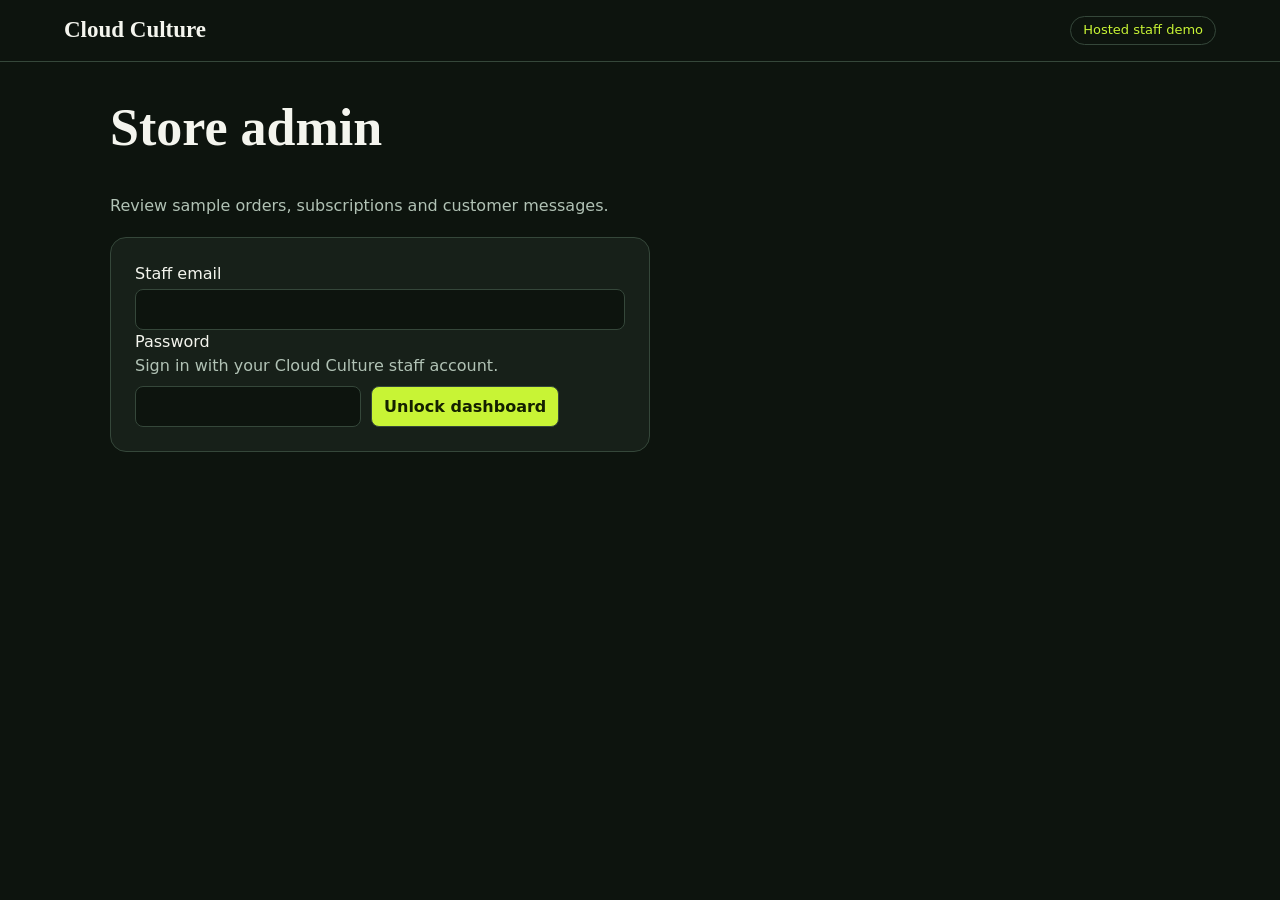
<file: staff-preview/index.html>
<!doctype html>
<html lang="en">
<head>
  <meta charset="utf-8">
  <meta name="viewport" content="width=device-width, initial-scale=1">
  <title>Cloud Culture Admin</title>
  <link rel="stylesheet" href="./dashboard.css">
  <script type="module" src="./admin.mjs"></script>
<meta name="cloud-culture-hosted" content="demo">
  <meta name="robots" content="noindex, nofollow">
  <meta name="referrer" content="no-referrer">
  <meta http-equiv="Content-Security-Policy" content="default-src 'self'; connect-src https://ywzlvmhohdjyaiqwzpou.supabase.co; script-src 'self' 'unsafe-inline'; style-src 'self' 'unsafe-inline' https://fonts.googleapis.com; font-src https://fonts.gstatic.com; img-src 'self' data:; object-src 'none'; base-uri 'none'; form-action 'self'"></head>
<body>
  <header><a href="./demo.html" class="brand">Cloud Culture</a><span class="badge">Hosted staff demo</span></header>
  <main>
    <h1>Store admin</h1>
    <p class="muted">Review sample orders, subscriptions and customer messages.</p>
    <form id="login" class="panel">
      <label>Staff email<input id="staff-email" type="email" autocomplete="username" required></label><label for="key">Password</label>
      <p class="muted">Sign in with your Cloud Culture staff account.</p>
      <div class="controls"><input id="key" type="password" required autocomplete="current-password"><button>Unlock dashboard</button></div>
    </form>
    <p id="status" role="status" aria-live="polite"></p>
    <div id="dashboard" hidden>
      <p><a href="./demo.html">Open staff checkout demo</a> · <a href="./contact.html">Open demo support form</a></p><nav class="controls" aria-label="Dashboard sections">
        <button type="button" data-view="orders" aria-pressed="true">Orders</button>
        <button type="button" data-view="subscriptions" aria-pressed="false">Subscriptions</button>
        <button type="button" data-view="messages" aria-pressed="false">Messages</button>
        <button type="button" id="refresh" class="secondary">Refresh</button>
        <button type="button" id="lock" class="secondary">Lock dashboard</button>
      </nav>
      <section id="orders" class="view" aria-labelledby="orderTitle">
        <div class="section-head"><h2 id="orderTitle">Orders</h2><input id="search" type="search" aria-label="Find orders" placeholder="Search order, name or email"></div>
        <div id="order-list" class="list"></div>
      </section>
      <section id="subscriptions" class="view" aria-labelledby="subscriptionTitle" hidden>
        <div class="section-head"><h2 id="subscriptionTitle">Subscriptions</h2><button id="run-due" class="secondary" type="button">Run due schedules</button></div>
        <div id="subscription-list" class="list"></div>
      </section>
      <section id="messages" class="view" aria-labelledby="messageTitle" hidden>
        <div class="section-head"><h2 id="messageTitle">Messages</h2></div>
        <div id="message-list" class="list"></div>
      </section>
      <form id="backup" class="panel fields"><h2>Encrypted backup</h2><label>Backup passphrase<input id="backup-passphrase" type="password" required minlength="16" autocomplete="off"></label><button>Download backup</button></form>
    </div>
  </main>
</body>
</html>
</file>
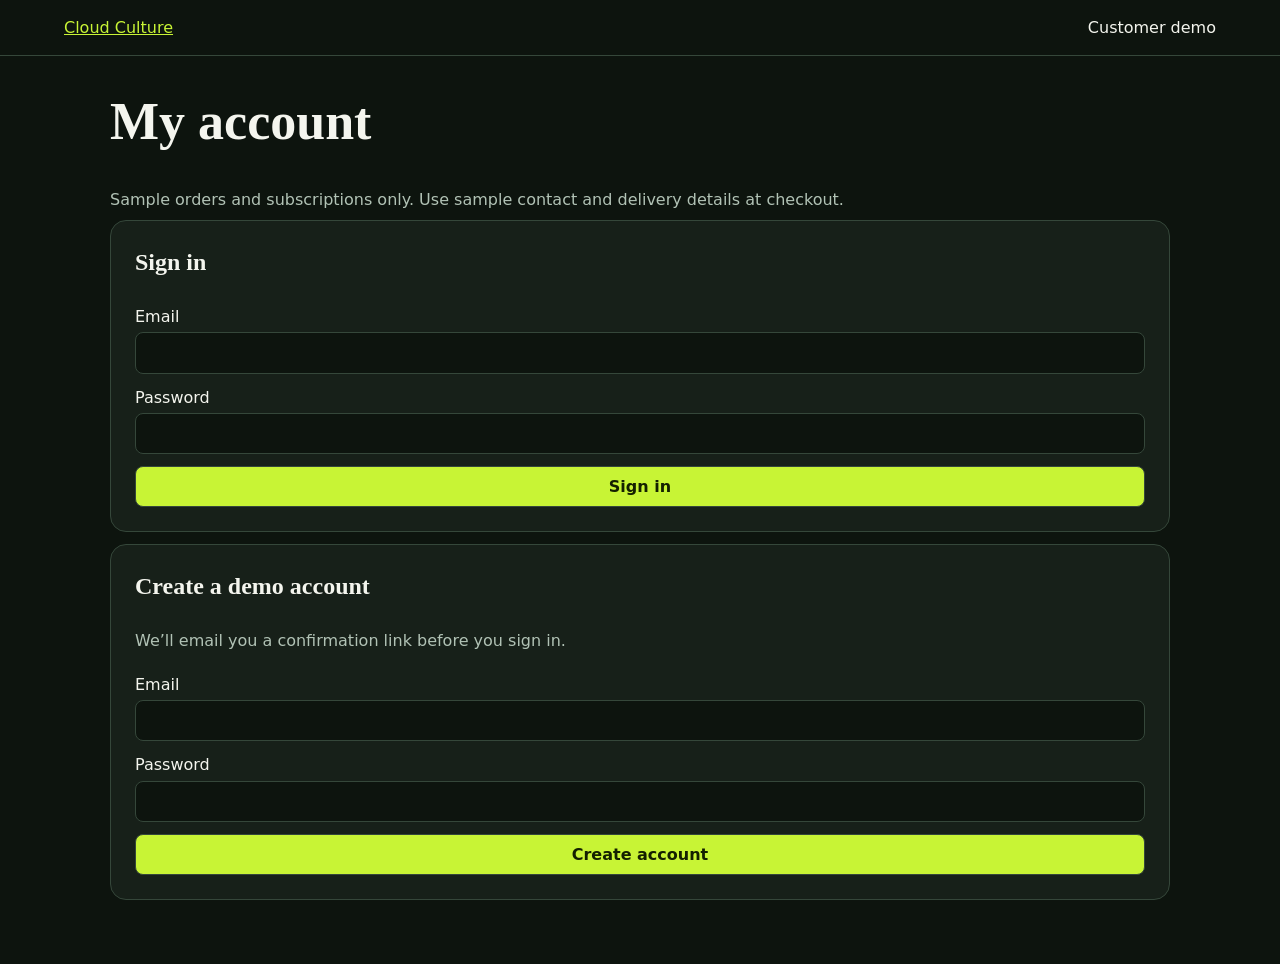
<file: staff-preview/account.html>
<!doctype html>
<html lang="en-CA">
<head>
  <meta charset="utf-8">
  <meta name="viewport" content="width=device-width, initial-scale=1">
  <title>My account | Cloud Culture</title>
  <link rel="stylesheet" href="./dashboard.css">
  <script type="module" src="./account.mjs"></script>
<meta name="cloud-culture-hosted" content="demo">
  <meta name="robots" content="noindex, nofollow">
  <meta name="referrer" content="no-referrer">
  <meta http-equiv="Content-Security-Policy" content="default-src 'self'; connect-src https://ywzlvmhohdjyaiqwzpou.supabase.co; script-src 'self' 'unsafe-inline'; style-src 'self' 'unsafe-inline' https://fonts.googleapis.com; font-src https://fonts.gstatic.com; img-src 'self' data:; object-src 'none'; base-uri 'none'; form-action 'self'"></head>
<body>
  <header><a href="./demo.html">Cloud Culture</a><span>Customer demo</span></header>
  <main>
    <h1>My account</h1>
    <p class="muted">Sample orders and subscriptions only. Use sample contact and delivery details at checkout.</p>
    <p id="notice" role="status" aria-live="polite"></p>
    <section id="access" class="list" aria-label="Account access">
      <form id="sign-in" class="panel fields">
        <h2>Sign in</h2>
        <label>Email<input name="email" type="email" autocomplete="username" required></label>
        <label>Password<input name="password" type="password" autocomplete="current-password" required></label>
        <button>Sign in</button>
      </form>
      <form id="sign-up" class="panel fields">
        <h2>Create a demo account</h2>
        <p class="muted">We’ll email you a confirmation link before you sign in.</p>
        <label>Email<input name="email" type="email" autocomplete="username" required></label>
        <label>Password<input name="password" type="password" autocomplete="new-password" minlength="12" required></label>
        <button>Create account</button>
      </form>
    </section>
    <div id="account" hidden>
      <nav class="controls" aria-label="Account actions"><a href="./demo.html">Open demo checkout</a><button type="button" class="secondary" id="sign-out">Sign out</button></nav>
      <section aria-labelledby="subscriptions-heading">
        <h2 id="subscriptions-heading">Subscriptions</h2>
        <div id="subscriptions" class="list"></div>
      </section>
      <section aria-labelledby="orders-heading">
        <h2 id="orders-heading">Order history</h2>
        <div id="orders" class="list"></div>
      </section>
    </div>
  </main>
</body>
</html>
</file>
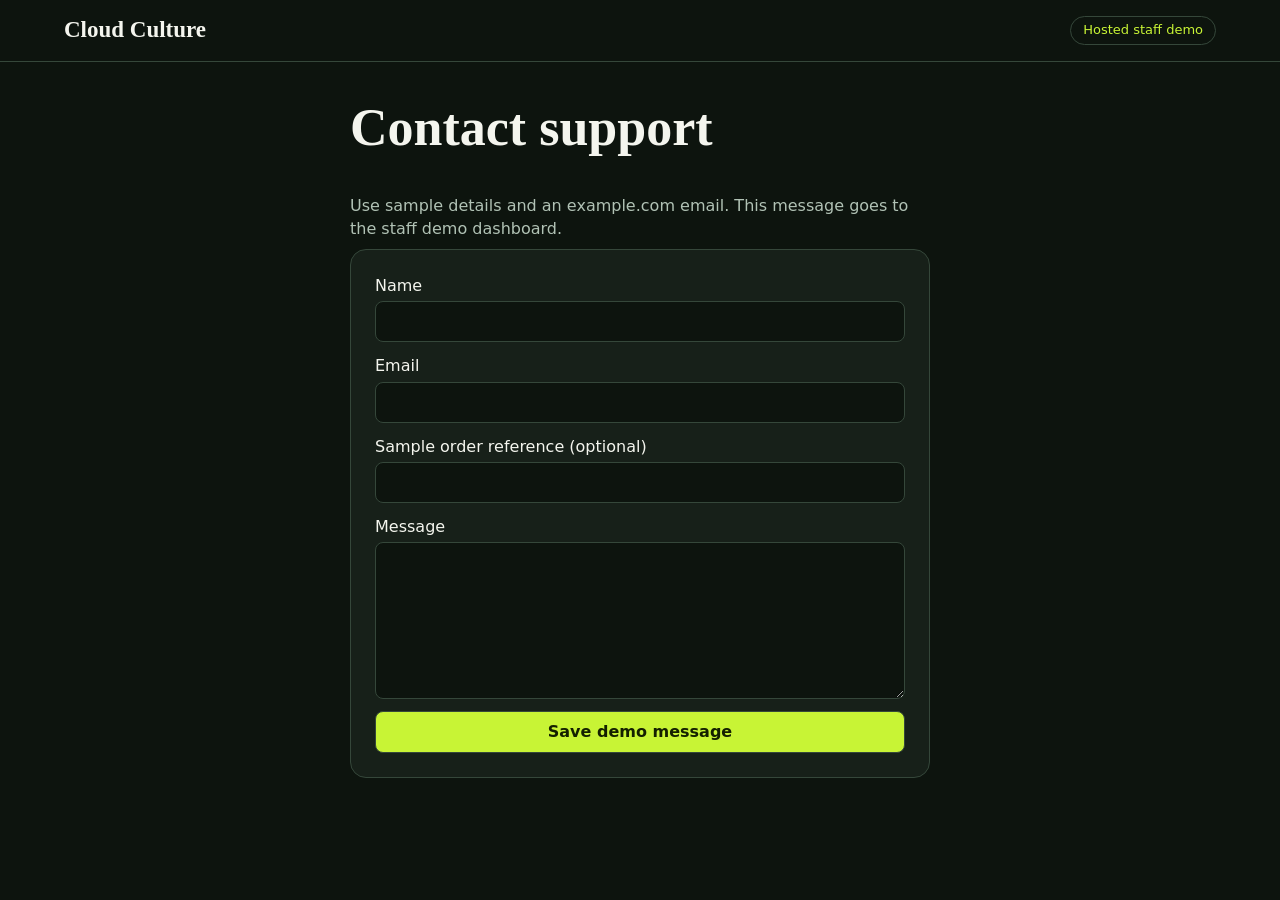
<file: staff-preview/contact.html>
<!doctype html>
<html lang="en">
<head>
  <meta charset="utf-8">
  <meta name="viewport" content="width=device-width, initial-scale=1">
  <title>Cloud Culture Demo Support</title>
  <link rel="stylesheet" href="./dashboard.css">
  <script type="module" src="./contact.mjs"></script>
<meta name="cloud-culture-hosted" content="demo">
  <meta name="robots" content="noindex, nofollow">
  <meta name="referrer" content="no-referrer">
  <meta http-equiv="Content-Security-Policy" content="default-src 'self'; connect-src https://ywzlvmhohdjyaiqwzpou.supabase.co; script-src 'self' 'unsafe-inline'; style-src 'self' 'unsafe-inline' https://fonts.googleapis.com; font-src https://fonts.gstatic.com; img-src 'self' data:; object-src 'none'; base-uri 'none'; form-action 'self'"></head>
<body>
  <header><a href="./demo.html" class="brand">Cloud Culture</a><span class="badge">Hosted staff demo</span></header>
  <main class="narrow">
    <h1>Contact support</h1>
    <p class="muted">Use sample details and an example.com email. This message goes to the staff demo dashboard.</p>
    <form id="message" class="panel fields">
      <label>Name<input name="name" required maxlength="140" autocomplete="off"></label>
      <label>Email<input name="email" type="email" required maxlength="254" autocomplete="off"></label>
      <label>Sample order reference (optional)<input name="order" maxlength="30" autocomplete="off"></label>
      <label>Message<textarea name="message" required rows="6" maxlength="3000"></textarea></label>
      <button>Save demo message</button>
    </form>
    <p id="status" role="status" aria-live="polite"></p>
  </main>
</body>
</html>
</file>
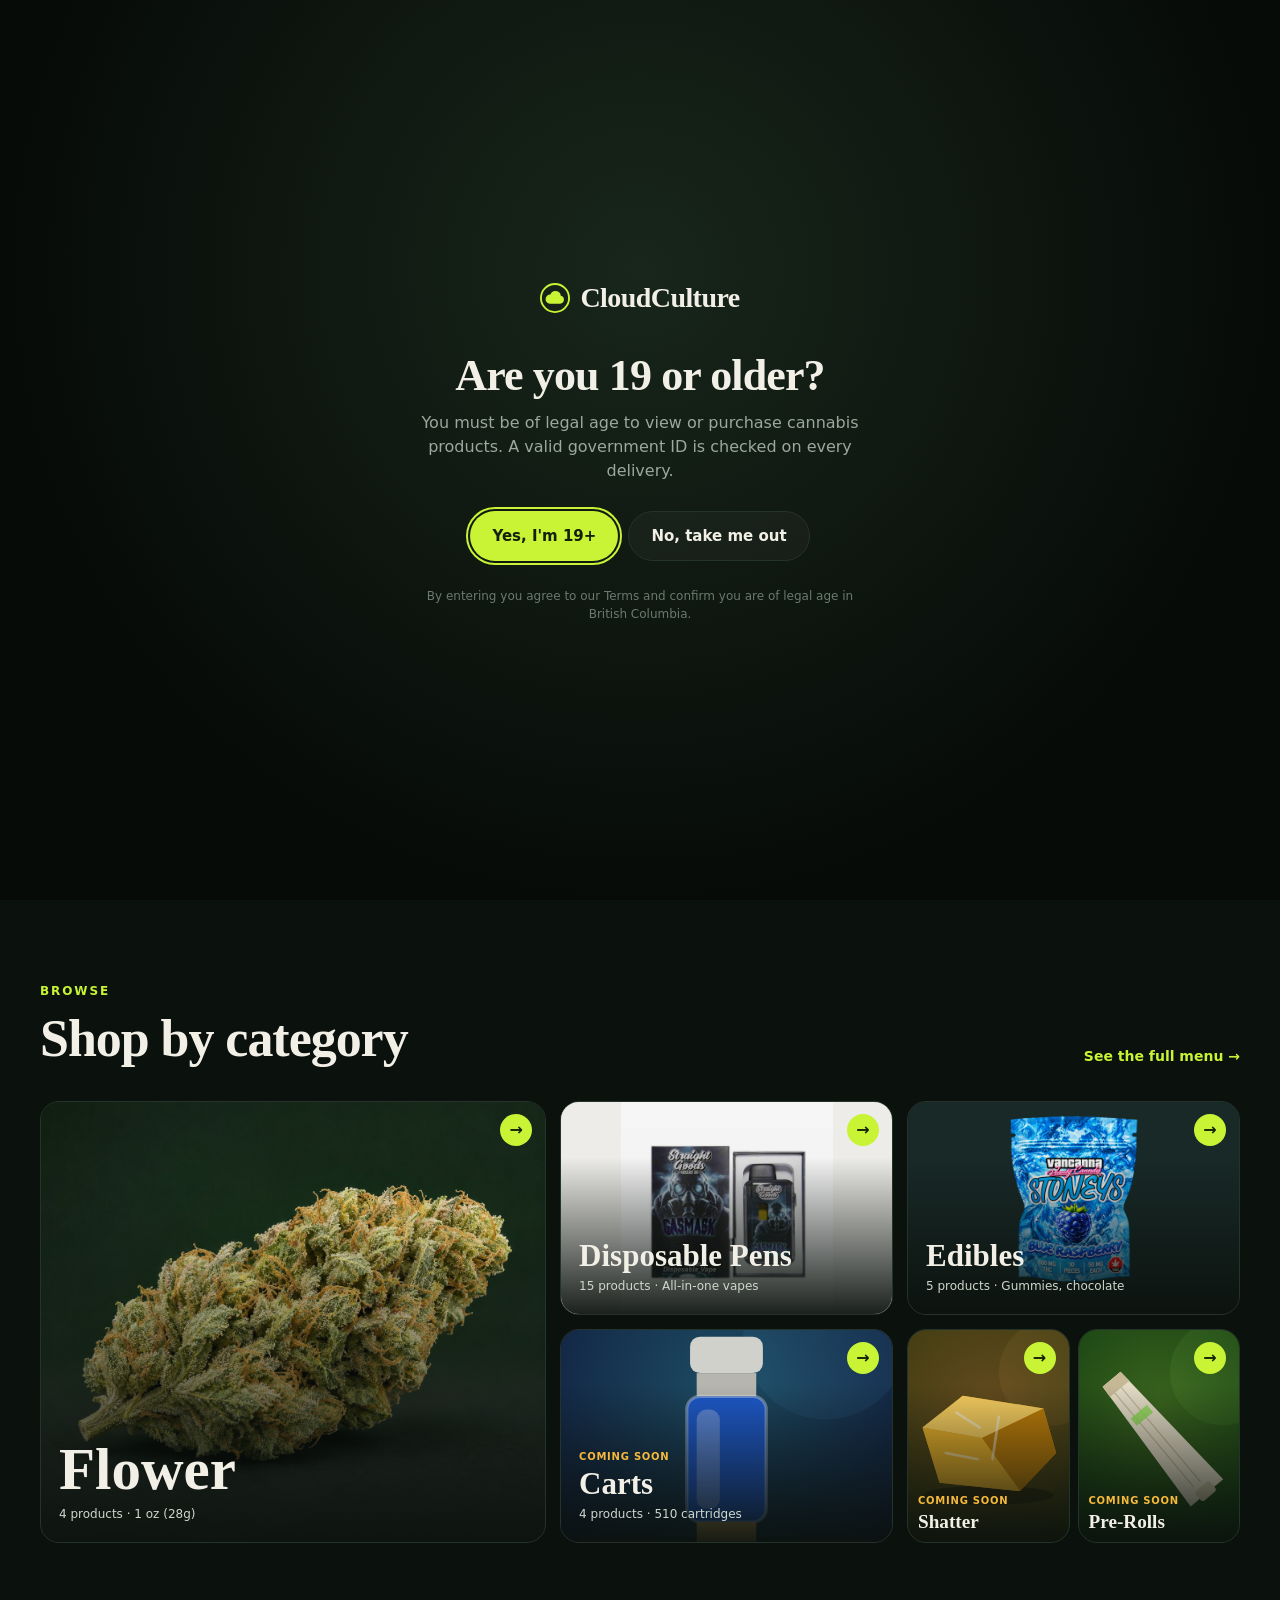
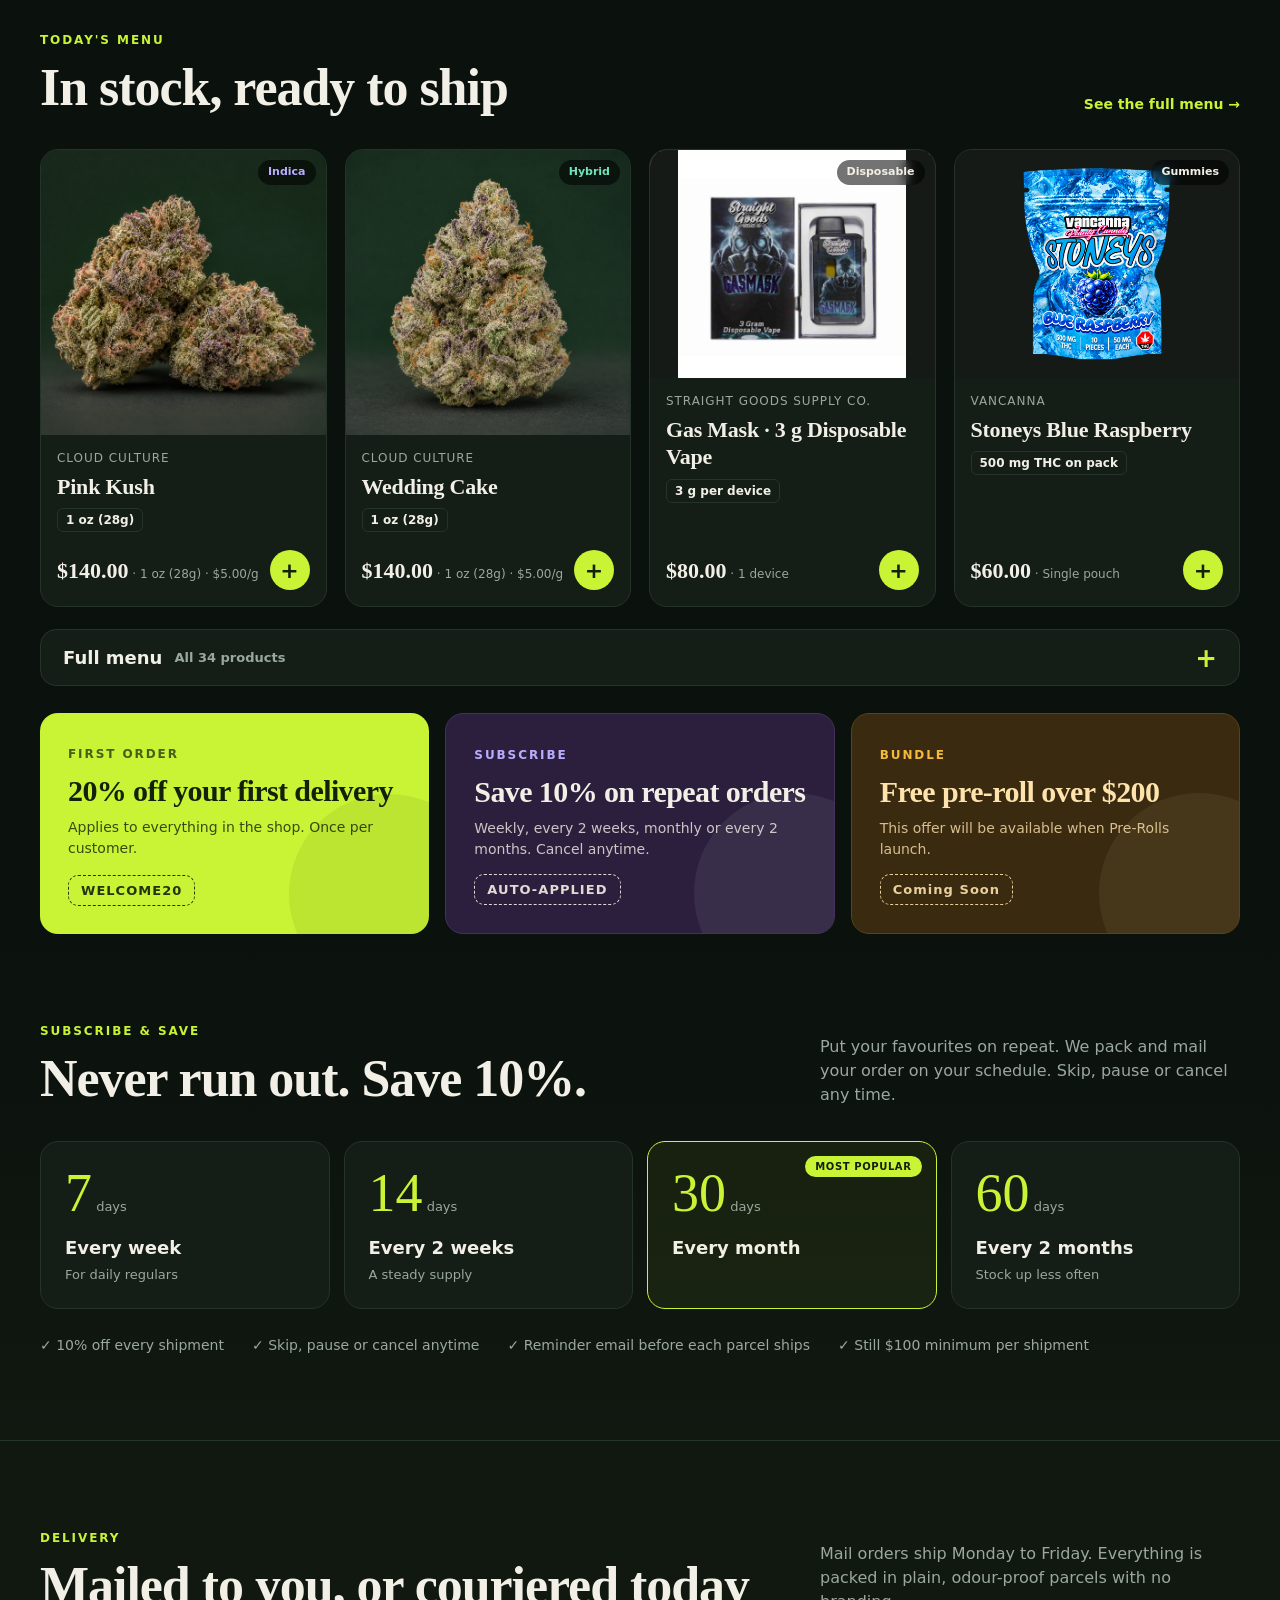
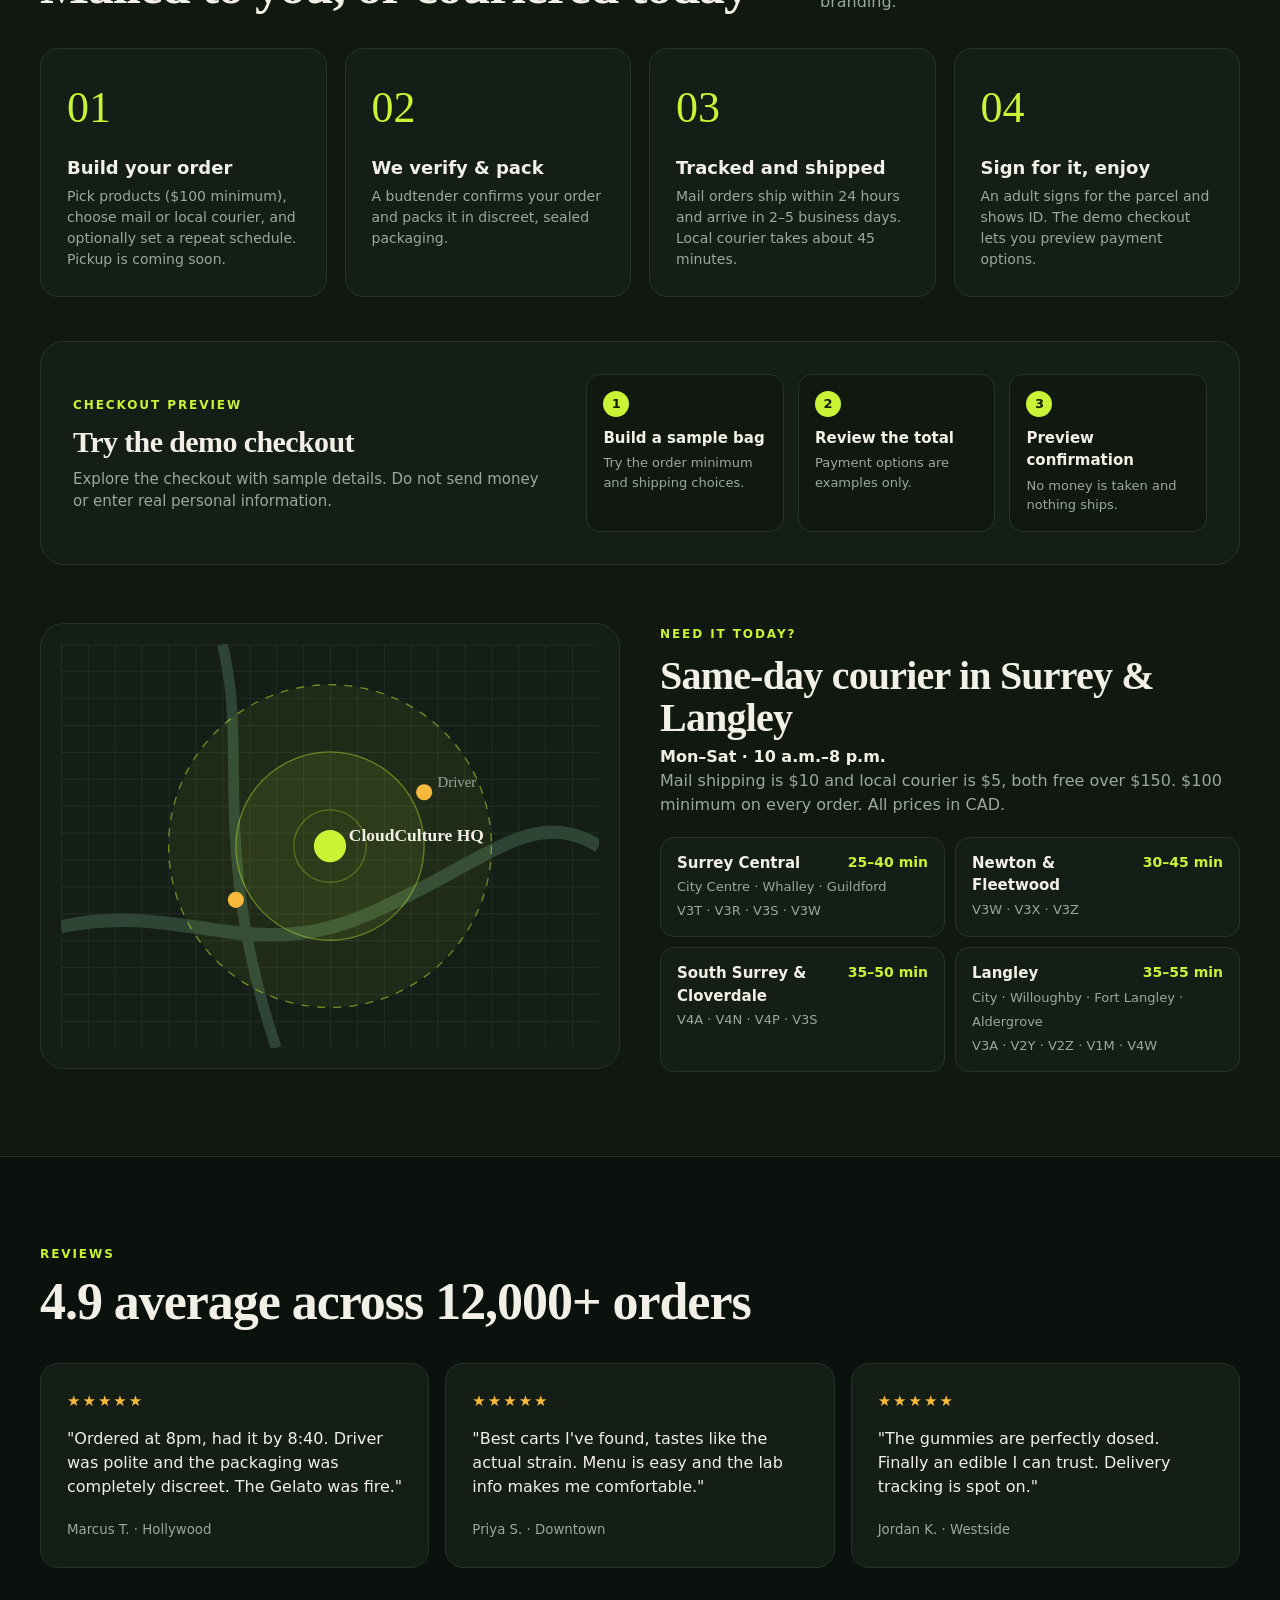
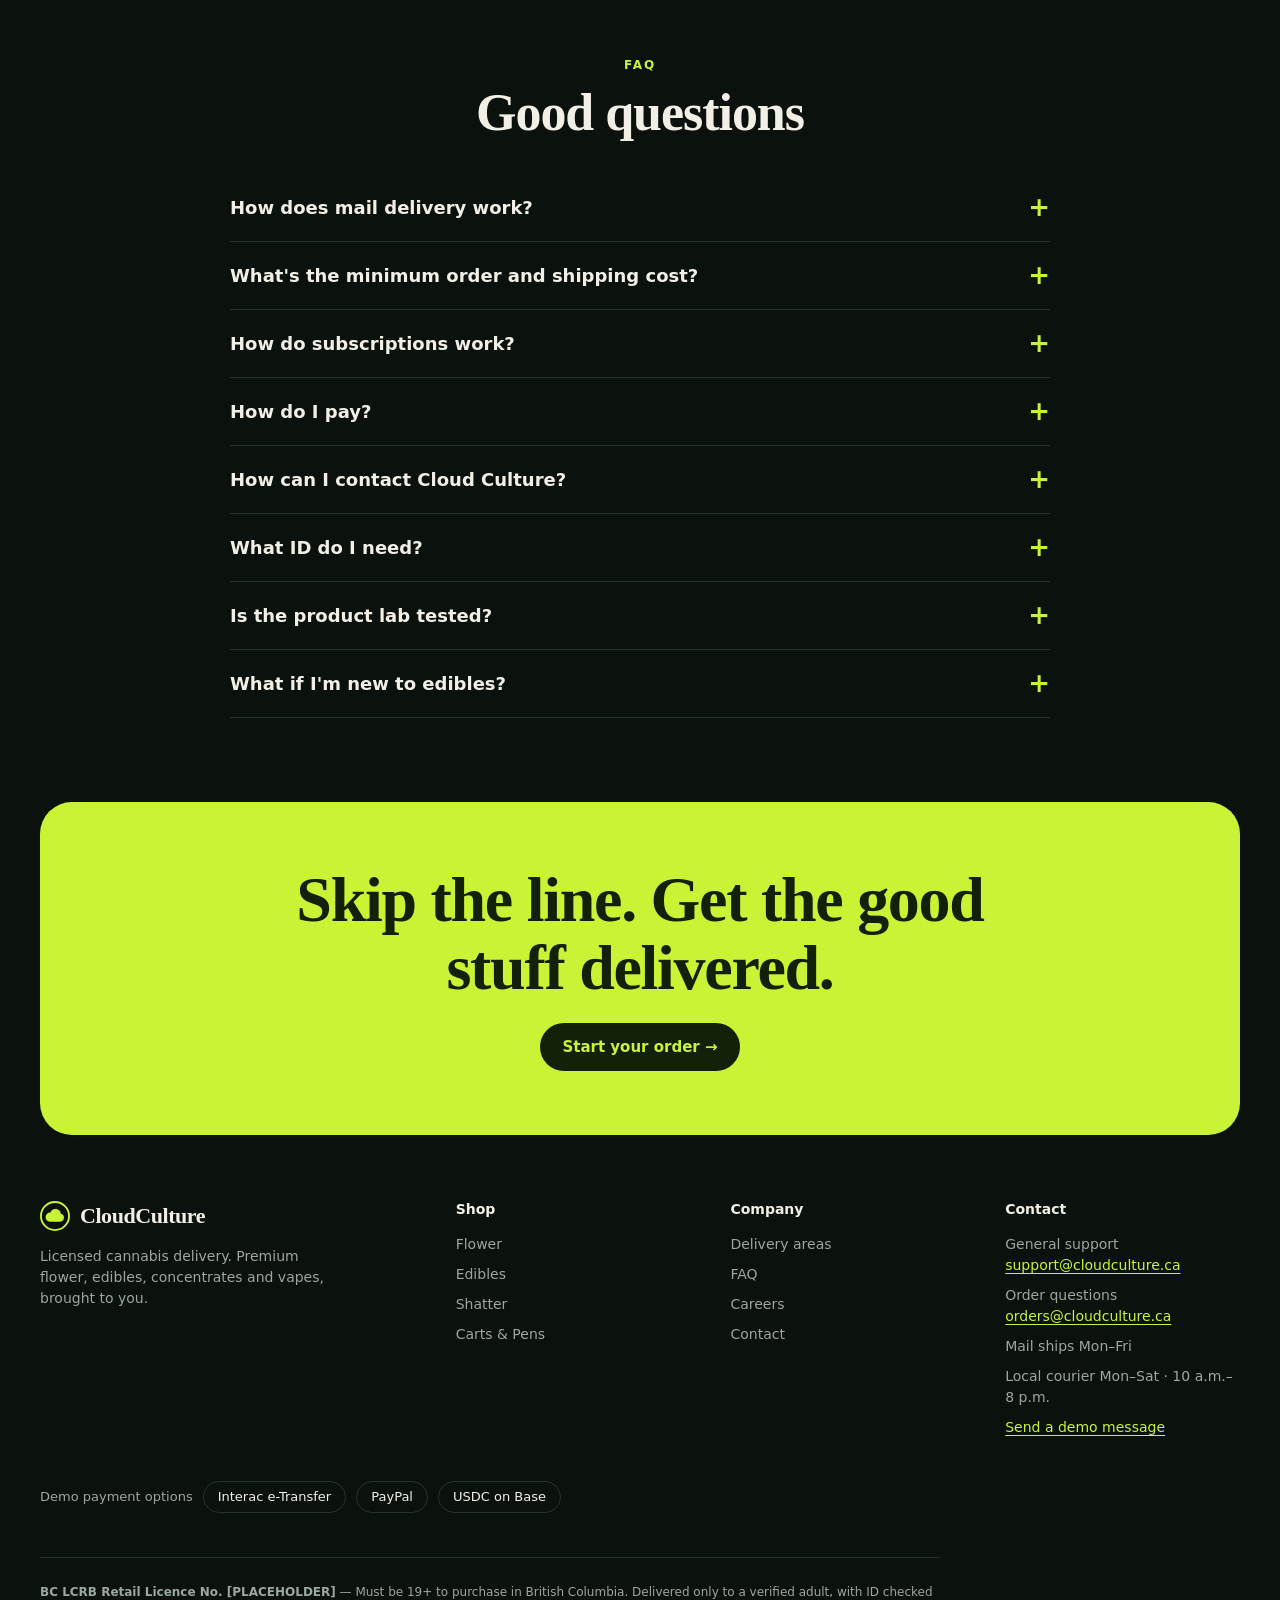
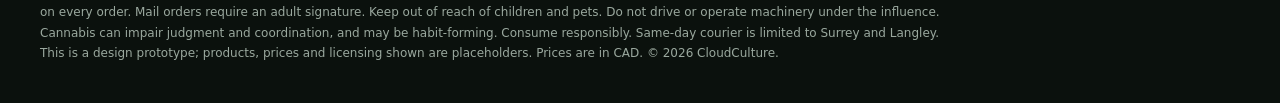
<file: staff-preview/demo.html>
<!doctype html>
<html lang="en">
<head>
<meta charset="utf-8">
<meta name="viewport" content="width=device-width, initial-scale=1">
<title>CloudCulture — Mail-Order Cannabis</title>
<meta name="description" content="Flower, edibles, shatter, pens and carts mailed discreetly to your door. $100 minimum. Subscribe and save. 19+.">
<link rel="icon" href="data:image/svg+xml,%3Csvg xmlns='http://www.w3.org/2000/svg' viewBox='0 0 32 32'%3E%3Ccircle cx='16' cy='16' r='16' fill='%230b110d'/%3E%3Cpath d='M10.5 22h11a4.2 4.2 0 0 0 .7-8.3A5.8 5.8 0 0 0 11 12.4 4.8 4.8 0 0 0 10.5 22z' fill='%23c8f435'/%3E%3C/svg%3E">
<meta property="og:title" content="CloudCulture — Mail-Order Cannabis">
<meta property="og:description" content="Discreet mail delivery across Canada. $100 minimum. Subscribe and save 10%.">
<meta name="robots" content="noindex,nofollow">
<meta name="theme-color" content="#0b110d">
<link rel="preconnect" href="https://fonts.googleapis.com">
<link rel="preconnect" href="https://fonts.gstatic.com" crossorigin>
<link href="https://fonts.googleapis.com/css2?family=Fraunces:ital,opsz,wght@0,9..144,500;0,9..144,700;0,9..144,800;0,9..144,900;1,9..144,500&family=Inter:wght@400;500;600;700;800&display=swap" rel="stylesheet">
<style>
:root{
  --bg:#0b110d; --bg2:#101810; --panel:#141d16; --panel2:#19241c; --line:#25342a;
  --text:#f2f0e6; --mut:#9aa89e; --accent:#c8f435; --accent-ink:#13200a; --amber:#f6b93b; --red:#ff6b5e;
  --r:18px; --shadow:0 20px 50px -20px rgba(0,0,0,.7);
  --serif:'Fraunces',Georgia,serif; --sans:'Inter',system-ui,sans-serif;
}
*{box-sizing:border-box;margin:0;padding:0}
html{scroll-behavior:smooth}
body{background:var(--bg);color:var(--text);font-family:var(--sans);font-size:16px;line-height:1.5;-webkit-font-smoothing:antialiased;overflow-x:hidden}
body.lock{overflow:hidden}
img,svg{display:block;max-width:100%}
button{font:inherit;color:inherit;cursor:pointer;border:0;background:none}
input,select{font:inherit;color:inherit}
a{color:inherit;text-decoration:none}
.wrap{max-width:1240px;margin:0 auto;padding:0 20px}
h1,h2,h3{font-family:var(--serif);font-weight:700;letter-spacing:-.02em;line-height:1.05}
.eyebrow{font-size:12px;letter-spacing:.16em;text-transform:uppercase;color:var(--accent);font-weight:600}
.btn{display:inline-flex;align-items:center;justify-content:center;gap:8px;padding:13px 22px;border-radius:999px;font-weight:600;font-size:15px;transition:.18s}
.btn-primary{background:var(--accent);color:var(--accent-ink)}
.btn-primary:hover{transform:translateY(-1px);box-shadow:0 8px 24px -8px var(--accent)}
.btn-ghost{border:1px solid var(--line);background:rgba(255,255,255,.03)}
.btn-ghost:hover{border-color:var(--accent);color:var(--accent)}
.btn:focus-visible,button:focus-visible,input:focus-visible,select:focus-visible{outline:2px solid var(--accent);outline-offset:2px}

/* top bar */
.topbar{background:var(--accent);color:var(--accent-ink);font-size:13px;font-weight:600;text-align:center;padding:8px 12px}
header.nav{position:sticky;top:0;z-index:40;background:rgba(11,17,13,.82);backdrop-filter:blur(14px);border-bottom:1px solid var(--line)}
.nav .wrap{display:flex;align-items:center;gap:16px;height:68px}
.logo{display:flex;align-items:center;gap:10px;font-family:var(--serif);font-weight:800;font-size:22px;letter-spacing:-.02em}
.logo svg{width:30px;height:30px}
.nav nav{display:flex;gap:16px;margin-left:8px;font-size:14px;color:var(--mut);font-weight:500}
.nav nav a:hover{color:var(--text)}
.nav .sp{flex:1}
.account-link{display:inline-flex;align-items:center;min-height:44px;white-space:nowrap;font-size:14px;font-weight:600}
.account-link:hover,.account-link:focus-visible{color:var(--accent)}
.cartbtn{position:relative;display:flex;align-items:center;gap:8px;padding:10px 16px;border-radius:999px;border:1px solid var(--line);font-weight:600;font-size:14px;background:var(--panel)}
.cartbtn:hover{border-color:var(--accent)}
.cartbtn .n{background:var(--accent);color:var(--accent-ink);min-width:22px;height:22px;border-radius:99px;display:grid;place-items:center;font-size:12px;padding:0 6px}
.zipchip{font-size:13px;color:var(--mut);display:flex;align-items:center;gap:6px}
.zipchip b{color:var(--text)}
.dot{width:8px;height:8px;border-radius:50%;background:var(--accent);box-shadow:0 0 0 0 var(--accent);animation:pulse 2s infinite}
@keyframes pulse{70%{box-shadow:0 0 0 8px rgba(200,244,53,0)}100%{box-shadow:0 0 0 0 rgba(200,244,53,0)}}

/* hero */
.hero{position:relative;padding:44px 0 36px;overflow:hidden}
.hero:before{content:"";position:absolute;inset:-20% -10% auto auto;width:720px;height:720px;background:radial-gradient(circle,rgba(200,244,53,.16),transparent 65%);pointer-events:none}
.hero:after{content:"";position:absolute;left:-200px;bottom:-300px;width:640px;height:640px;background:radial-gradient(circle,rgba(246,185,59,.1),transparent 65%);pointer-events:none}
.hero .grid{display:grid;grid-template-columns:1.1fr .9fr;gap:40px;align-items:center;position:relative}
.hero h1{font-size:clamp(38px,5.2vw,68px);margin:12px 0 14px}
.hero h1 em{font-style:italic;color:var(--accent);font-weight:500}
.hero p.lead{font-size:17px;color:var(--mut);max-width:520px}
.zipform{display:flex;gap:8px;margin-top:20px;max-width:480px;background:var(--panel);border:1px solid var(--line);border-radius:999px;padding:6px}
.zipform input{flex:1;background:none;border:0;padding:0 18px;outline:0;font-size:16px;min-width:0}
.zipmsg{margin-top:12px;font-size:14px;min-height:22px;color:var(--mut)}
.zipmsg.ok{color:var(--accent)} .zipmsg.no{color:var(--red)}
.trust{display:flex;flex-wrap:wrap;gap:12px 24px;margin-top:18px;font-size:13px;color:var(--mut)}
.trust span{display:flex;align-items:center;gap:8px}
.trust svg{width:16px;height:16px;color:var(--accent)}

.marquee{border-block:1px solid var(--line);background:var(--bg2);overflow:hidden;white-space:nowrap;padding:16px 0}
.marquee .track{display:inline-flex;gap:48px;animation:mq 30.4s linear infinite;font-family:var(--serif);font-size:22px;color:var(--mut)}
.marquee .track span:nth-child(even){color:var(--accent)}
@keyframes mq{to{transform:translateX(-50%)}}

section{padding:84px 0}
.sechead{display:flex;justify-content:space-between;align-items:end;gap:20px;margin-bottom:34px;flex-wrap:wrap}
.sechead h2{font-size:clamp(32px,4.4vw,52px);margin-top:10px}
.sechead p{color:var(--mut);max-width:420px}

/* categories */
.cats{display:grid;grid-template-columns:repeat(6,1fr);gap:14px}
.cat{position:relative;border-radius:var(--r);overflow:hidden;border:1px solid var(--line);background:var(--panel);text-align:left;transition:.2s}
.cat:hover{transform:translateY(-4px);border-color:var(--accent)}
.cat .art{aspect-ratio:1/1}
.cat .art,.qv .art{position:relative}
.coming-soon-banner{position:absolute;inset:0;display:grid;place-items:center;padding:12px;background:rgba(9,15,11,.74);color:var(--text);font:700 clamp(20px,2.5vw,32px)/1.05 var(--serif);text-align:center;text-wrap:balance}
.cat .lbl{padding:12px 14px 14px}
.cat b{display:block;font-family:var(--serif);font-size:19px}
.cat small{color:var(--mut);font-size:12px}

/* deals */
.deals{display:grid;grid-template-columns:repeat(3,1fr);gap:16px}
.deal{border-radius:var(--r);padding:28px;position:relative;overflow:hidden;min-height:210px;display:flex;flex-direction:column;justify-content:space-between}
.deal h3{font-size:30px;margin:10px 0}
.deal p{font-size:14px;opacity:.8}
.deal .code{display:inline-block;border:1.5px dashed currentColor;border-radius:10px;padding:5px 12px;font-weight:700;font-size:13px;letter-spacing:.08em;align-self:flex-start;margin-top:14px;opacity:.9}
.d1{background:var(--accent);color:var(--accent-ink)}
.d2{background:#2b1f3d;border:1px solid #43315e}
.d3{background:#3a2a10;border:1px solid #5a421a;color:#ffe3ad}
.deal:after{content:"";position:absolute;right:-60px;bottom:-60px;width:200px;height:200px;border-radius:50%;background:currentColor;opacity:.07}

/* shop */
.filters{position:sticky;top:68px;z-index:30;background:rgba(11,17,13,.92);backdrop-filter:blur(12px);padding:14px 0;margin-bottom:26px;border-bottom:1px solid var(--line)}
.frow{display:flex;gap:10px;flex-wrap:wrap;align-items:center}
.chips{display:flex;gap:8px;overflow-x:auto;scrollbar-width:none;padding-bottom:2px}
.chip{padding:9px 16px;border-radius:99px;border:1px solid var(--line);font-size:14px;font-weight:500;white-space:nowrap;background:var(--panel);color:var(--mut);transition:.15s}
.chip:hover{color:var(--text);border-color:#3a5042}
.chip.on{background:var(--text);color:var(--bg);border-color:var(--text)}
.chip.t-Indica.on{background:#8f7cff;border-color:#8f7cff;color:#120b33}
.chip.t-Sativa.on{background:var(--amber);border-color:var(--amber);color:#2b1d02}
.chip.t-Hybrid.on{background:#4fd1a5;border-color:#4fd1a5;color:#032619}
.fsp{flex:1}
.search{display:flex;align-items:center;gap:8px;background:var(--panel);border:1px solid var(--line);border-radius:99px;padding:0 14px;height:40px;min-width:200px}
.search input{background:none;border:0;outline:0;width:100%;font-size:14px}
.sel{background:var(--panel);border:1px solid var(--line);border-radius:99px;height:40px;padding:0 14px;font-size:14px;outline:0}
.count{font-size:13px;color:var(--mut);margin-bottom:16px}
.grid4{display:grid;grid-template-columns:repeat(4,1fr);gap:18px}
.prod{background:var(--panel);border:1px solid var(--line);border-radius:var(--r);overflow:hidden;display:flex;flex-direction:column;transition:.2s;cursor:pointer;animation:rise .4s both}
@keyframes rise{from{opacity:0;transform:translateY(10px)}}
.prod:hover{transform:translateY(-4px);border-color:#3a5042;box-shadow:var(--shadow)}
.prod .art{position:relative;aspect-ratio:1/.92}
.badge{position:absolute;left:10px;top:10px;font-size:11px;font-weight:700;padding:4px 10px;border-radius:99px;background:var(--accent);color:var(--accent-ink);text-transform:uppercase;letter-spacing:.06em}
.tpill{position:absolute;right:10px;top:10px;font-size:11px;font-weight:700;padding:4px 10px;border-radius:99px;background:rgba(0,0,0,.55);backdrop-filter:blur(6px)}
.tpill.Indica{color:#b9adff}.tpill.Sativa{color:var(--amber)}.tpill.Hybrid{color:#6fe3bc}.tpill.CBD{color:#9fe3ff}
.prod .body{padding:14px 16px 16px;display:flex;flex-direction:column;gap:6px;flex:1}
.brand{font-size:12px;color:var(--mut);text-transform:uppercase;letter-spacing:.08em}
.prod h3{font-family:var(--sans);font-size:17px;font-weight:600;letter-spacing:-.01em;line-height:1.25}
.potency{display:flex;gap:6px;flex-wrap:wrap;margin-top:2px}
.potency span{font-size:12px;border:1px solid var(--line);padding:2px 8px;border-radius:6px;color:var(--mut)}
.potency span b{color:var(--text)}
.foot{display:flex;align-items:center;justify-content:space-between;margin-top:auto;padding-top:12px}
.price{font-family:var(--serif);font-size:22px;font-weight:700}
.price small{font-family:var(--sans);font-size:12px;font-weight:500;color:var(--mut)}
.add{width:40px;height:40px;border-radius:50%;background:var(--accent);color:var(--accent-ink);display:grid;place-items:center;font-size:22px;font-weight:600;transition:.15s}
.add:hover{transform:scale(1.1) rotate(90deg)}
.empty{text-align:center;padding:80px 0;color:var(--mut);display:none}

/* how */
.how{background:var(--bg2);border-block:1px solid var(--line)}
.steps{display:grid;grid-template-columns:repeat(4,1fr);gap:18px;counter-reset:s}
.step{background:var(--panel);border:1px solid var(--line);border-radius:var(--r);padding:26px;counter-increment:s}
.step:before{content:"0" counter(s);font-family:var(--serif);font-size:44px;color:var(--accent);display:block;margin-bottom:18px}
.step h3{font-family:var(--sans);font-size:18px;font-weight:600;margin-bottom:8px;letter-spacing:0}
.step p{font-size:14px;color:var(--mut)}
.zones{display:grid;grid-template-columns:1fr 1fr;gap:40px;margin-top:56px;align-items:center}
.map{background:var(--panel);border:1px solid var(--line);border-radius:24px;padding:20px;aspect-ratio:1.3/1;position:relative;overflow:hidden}
.map svg{width:100%;height:100%}
.zlist{display:grid;grid-template-columns:1fr 1fr;gap:10px;margin-top:20px}
.zl{border:1px solid var(--line);border-radius:14px;padding:14px 16px;background:var(--panel)}
.zl b{display:block;font-size:15px}.zl small{color:var(--mut);font-size:13px}
.zl .tm{float:right;color:var(--accent);font-weight:700;font-size:14px}

/* reviews */
.revs{display:grid;grid-template-columns:repeat(3,1fr);gap:16px}
.rev{background:var(--panel);border:1px solid var(--line);border-radius:var(--r);padding:26px}
.stars{color:var(--amber);letter-spacing:2px;font-size:15px}
.rev p{margin:14px 0 18px;font-size:16px}
.rev small{color:var(--mut)}

/* faq */
.faq{max-width:820px;margin:0 auto}
details{border-bottom:1px solid var(--line);padding:20px 0}
summary{cursor:pointer;font-weight:600;font-size:18px;list-style:none;display:flex;justify-content:space-between;gap:16px}
summary::-webkit-details-marker{display:none}
summary:after{content:"+";color:var(--accent);font-size:26px;line-height:1;transition:.2s}
details[open] summary:after{transform:rotate(45deg)}
details p{color:var(--mut);margin-top:12px;max-width:680px}

/* cta + footer */
.cta{margin:0 20px;border-radius:32px;background:var(--accent);color:var(--accent-ink);padding:64px 24px;text-align:center}
.cta h2{font-size:clamp(34px,5vw,64px);max-width:760px;margin:0 auto 22px}
.cta .btn{background:var(--accent-ink);color:var(--accent)}
footer{padding:64px 0 40px;color:var(--mut);font-size:14px}
.fgrid{display:grid;grid-template-columns:1.6fr 1fr 1fr 1fr;gap:40px}
footer h4{color:var(--text);font-size:14px;margin-bottom:14px}
footer li{list-style:none;margin-bottom:9px}
footer a:hover{color:var(--accent)}
.email-link{color:var(--accent);text-decoration:underline;text-underline-offset:3px;overflow-wrap:anywhere}
#contact{scroll-margin-top:90px}
.legal{border-top:1px solid var(--line);margin-top:44px;padding-top:24px;font-size:12px;line-height:1.7;max-width:900px}

/* drawer + modal */
.scrim{position:fixed;inset:0;background:rgba(0,0,0,.6);backdrop-filter:blur(4px);z-index:90;opacity:0;pointer-events:none;transition:.25s}
.scrim.on{opacity:1;pointer-events:auto}
.drawer{position:fixed;top:0;right:0;bottom:0;width:min(440px,100%);background:var(--bg2);border-left:1px solid var(--line);z-index:100;transform:translateX(100%);transition:.3s cubic-bezier(.2,.8,.2,1);display:flex;flex-direction:column}
.drawer.on{transform:none}
.dh{display:flex;justify-content:space-between;align-items:center;padding:20px 24px;border-bottom:1px solid var(--line)}
.dh h3{font-size:26px}
.x{width:36px;height:36px;border-radius:50%;border:1px solid var(--line);display:grid;place-items:center;font-size:18px}
.x:hover{border-color:var(--accent);color:var(--accent)}
.dbody{flex:1;overflow-y:auto;padding:18px 24px}
.seg{display:grid;grid-template-columns:1fr 1fr;background:var(--panel);border:1px solid var(--line);border-radius:99px;padding:4px;margin-bottom:14px}
.seg button{padding:10px;border-radius:99px;font-weight:600;font-size:14px;color:var(--mut)}
.seg button.on{background:var(--accent);color:var(--accent-ink)}
.ship{font-size:13px;color:var(--mut);background:var(--panel);border:1px solid var(--line);border-radius:12px;padding:12px 14px;margin-bottom:18px}
.bar{height:6px;border-radius:9px;background:var(--line);margin-top:8px;overflow:hidden}
.bar i{display:block;height:100%;background:var(--accent);transition:.3s}
.line{display:grid;grid-template-columns:72px 1fr auto;gap:14px;padding:14px 0;border-bottom:1px solid var(--line);align-items:center}
.line .art{width:72px;height:72px;border-radius:12px;overflow:hidden}
.line b{font-size:15px;display:block;line-height:1.3}
.line small{color:var(--mut);font-size:12px}
.qty{display:inline-flex;align-items:center;gap:2px;margin-top:6px;border:1px solid var(--line);border-radius:99px}
.qty button{width:28px;height:28px;font-size:16px}
.qty span{min-width:22px;text-align:center;font-size:14px;font-weight:600}
.lp{font-weight:600}
.promo{display:flex;gap:8px;margin-top:18px}
.promo input{flex:1;background:var(--panel);border:1px solid var(--line);border-radius:99px;padding:10px 16px;outline:0;text-transform:uppercase;font-size:14px}
.promo button{padding:0 18px;border-radius:99px;border:1px solid var(--line);font-weight:600;font-size:14px}
.promo button:hover{border-color:var(--accent);color:var(--accent)}
.df{padding:18px 24px 24px;border-top:1px solid var(--line);background:var(--bg)}
.row{display:flex;justify-content:space-between;font-size:14px;color:var(--mut);margin-bottom:8px}
.row.tot{color:var(--text);font-size:18px;font-weight:700;margin:12px 0 16px}
.row .g{color:var(--accent)}
.emptycart{text-align:center;color:var(--mut);padding:60px 0}
.emptycart svg{width:64px;margin:0 auto 14px;opacity:.5}
.min{color:var(--amber);font-size:13px;text-align:center;margin-bottom:10px}

.modal{position:fixed;inset:0;z-index:110;display:none;align-items:center;justify-content:center;padding:20px}
.modal.on{display:flex}
.mbox{background:var(--bg2);border:1px solid var(--line);border-radius:26px;width:min(900px,100%);max-height:92vh;overflow-y:auto;box-shadow:var(--shadow);position:relative;animation:rise .3s both}
.mbox .x{position:absolute;right:16px;top:16px;z-index:3;background:rgba(0,0,0,.4)}
.qv{display:grid;grid-template-columns:1fr 1fr}
.qv .art{min-height:380px}
.qv .info{padding:36px 32px;display:flex;flex-direction:column;gap:14px}
.qv h2{font-size:34px}
.qv .desc{color:var(--mut);font-size:15px}
.fx{display:flex;gap:6px;flex-wrap:wrap}
.fx span{background:var(--panel2);border:1px solid var(--line);border-radius:99px;font-size:13px;padding:5px 12px}
.meter{display:grid;grid-template-columns:1fr 1fr;gap:10px}
.meter div{background:var(--panel);border:1px solid var(--line);border-radius:12px;padding:10px 14px}
.meter small{color:var(--mut);font-size:11px;text-transform:uppercase;letter-spacing:.08em}
.meter b{display:block;font-family:var(--serif);font-size:24px}
.opts{display:flex;gap:8px;flex-wrap:wrap}
.opt{border:1px solid var(--line);border-radius:12px;padding:10px 14px;font-size:14px;text-align:left;background:var(--panel)}
.opt b{display:block}.opt small{color:var(--mut)}
.opt.on{border-color:var(--accent);background:rgba(200,244,53,.08)}
.qv .btn{width:100%;margin-top:auto}

.gate{position:fixed;inset:0;z-index:200;background:radial-gradient(circle at 50% 30%,#18261b,#070b08 70%);display:none;align-items:center;justify-content:center;padding:20px;text-align:center}
.gate.on{display:flex}
.gate .box{max-width:460px}
.gate .logo{justify-content:center;margin-bottom:34px;font-size:28px}
.gate h1{font-size:44px;margin-bottom:12px}
.gate p{color:var(--mut);margin-bottom:28px}
.gate .btns{display:flex;gap:10px;justify-content:center;flex-wrap:wrap}
.gate small{display:block;margin-top:26px;color:#6a7a6f;font-size:12px}

/* checkout */
.co{padding:34px;display:grid;grid-template-columns:1.2fr 1fr;gap:34px}
.co h2{font-size:32px;margin-bottom:20px}
.fld{margin-bottom:14px}
.fld label{display:block;font-size:12px;color:var(--mut);text-transform:uppercase;letter-spacing:.08em;margin-bottom:6px}
.fld input,.fld select,.fld textarea{width:100%;background:var(--panel);border:1px solid var(--line);border-radius:12px;padding:12px 14px;outline:0;font-size:15px}
.fld input:focus,.fld select:focus,.fld textarea:focus{border-color:var(--accent)}
.fld textarea{font:inherit;color:inherit;resize:vertical}
.fld.err input{border-color:var(--red)}
.two{display:grid;grid-template-columns:1fr 1fr;gap:12px}
.pay{display:grid;grid-template-columns:1fr 1fr;gap:10px;margin-bottom:14px}
.pay button{border:1px solid var(--line);border-radius:12px;padding:12px;text-align:left;background:var(--panel);font-size:14px}
.pay button b{display:block}.pay button small{color:var(--mut)}
.pay button.on{border-color:var(--accent);background:rgba(200,244,53,.08)}
.sum{background:var(--panel);border:1px solid var(--line);border-radius:18px;padding:22px;align-self:start}
.sum .li{display:flex;justify-content:space-between;gap:10px;font-size:14px;margin-bottom:10px}
.sum .li span:first-child{color:var(--mut)}
.chk{display:flex;gap:10px;font-size:13px;color:var(--mut);margin:12px 0;align-items:flex-start}
.chk input{margin-top:3px;accent-color:var(--accent)}
.done{padding:48px 34px;text-align:center}
.done h2{font-size:40px;margin:12px 0}
.done .num{display:inline-block;background:var(--panel);border:1px solid var(--line);border-radius:99px;padding:6px 16px;font-weight:600;margin-bottom:26px}
.track{display:grid;grid-template-columns:repeat(4,1fr);gap:10px;max-width:640px;margin:0 auto 20px;text-align:center}
.track div{font-size:13px;color:var(--mut);position:relative;padding-top:30px}
.track div:before{content:"";position:absolute;top:0;left:50%;transform:translateX(-50%);width:20px;height:20px;border-radius:50%;border:2px solid var(--line);background:var(--bg2);transition:.4s}
.track div:after{content:"";position:absolute;top:9px;left:calc(50% + 14px);width:calc(100% - 8px);height:2px;background:var(--line)}
.track div:last-child:after{display:none}
.track div.on{color:var(--text)}
.track div.on:before{background:var(--accent);border-color:var(--accent);box-shadow:0 0 0 6px rgba(200,244,53,.15)}
.track div.on:after{background:var(--accent)}
.bigeta{font-family:var(--serif);font-size:56px;color:var(--accent);line-height:1}

.toast{position:fixed;left:50%;bottom:26px;transform:translate(-50%,40px);background:var(--text);color:var(--bg);padding:12px 20px;border-radius:99px;font-weight:600;font-size:14px;z-index:300;opacity:0;transition:.3s;pointer-events:none}
.toast.on{opacity:1;transform:translate(-50%,0)}


.protobar{background:#f6b93b;color:#2b1d02;font-size:12px;font-weight:700;text-align:center;padding:6px 12px;letter-spacing:.02em}
.btn:disabled{opacity:.4;cursor:not-allowed;transform:none!important;box-shadow:none!important}
.methods{display:grid;grid-template-columns:1.25fr 1fr 1fr;gap:10px;margin-top:18px;max-width:620px}
.meth{display:flex;flex-direction:column;gap:2px;padding:14px 16px;border-radius:16px;border:1px solid var(--line);background:var(--panel);transition:.18s}
.meth:hover{border-color:var(--accent);transform:translateY(-2px)}
.meth span{font-size:20px}
.meth b{font-size:14px;display:flex;gap:6px;align-items:center;flex-wrap:wrap}
.meth small{font-size:12px;color:var(--mut);line-height:1.35}
.meth em{font-style:normal;font-size:10px;font-weight:700;background:var(--accent);color:var(--accent-ink);padding:2px 8px;border-radius:99px;text-transform:uppercase;letter-spacing:.05em}
.meth.main{border-color:var(--accent);background:rgba(200,244,53,.07)}
.subsec{background:linear-gradient(180deg,var(--bg),var(--bg2))}
.freqs{display:grid;grid-template-columns:repeat(4,1fr);gap:14px}
.freq{position:relative;text-align:left;background:var(--panel);border:1px solid var(--line);border-radius:var(--r);padding:24px;transition:.2s;display:flex;flex-direction:column;gap:4px}
.freq:hover{border-color:var(--accent);transform:translateY(-4px)}
.freq .fn{font-family:var(--serif);font-size:54px;color:var(--accent);line-height:1}
.freq .fn:after{content:" days";font-family:var(--sans);font-size:13px;color:var(--mut);font-weight:500}
.freq b{font-size:18px;margin-top:10px}.freq small{color:var(--mut);font-size:13px}
.freq i{position:absolute;right:14px;top:14px;font-style:normal;font-size:10px;font-weight:700;background:var(--accent);color:var(--accent-ink);padding:3px 10px;border-radius:99px;text-transform:uppercase;letter-spacing:.06em}
.freq.pop{border-color:var(--accent);background:rgba(200,244,53,.06)}
.freq.pop small{display:none}
.subnote{display:flex;flex-wrap:wrap;gap:10px 28px;margin-top:26px;color:var(--mut);font-size:14px}
.fopts{display:flex;flex-direction:column;gap:8px;margin-bottom:14px}
.fopt{display:grid;grid-template-columns:30px 1fr auto;gap:10px;align-items:center;text-align:left;padding:12px 14px;border:1px solid var(--line);border-radius:14px;background:var(--panel);transition:.15s}
.fopt:hover{border-color:#3a5042}
.fopt:disabled{cursor:default;color:var(--mut);border-color:var(--line)}
.fopt.on{border-color:var(--accent);background:rgba(200,244,53,.08)}
.fopt .ic{font-size:20px}
.fopt .ft b{font-size:14px;display:block}
.fopt .ft em{font-style:normal;font-size:10px;font-weight:700;background:var(--accent);color:var(--accent-ink);padding:2px 8px;border-radius:99px;text-transform:uppercase;letter-spacing:.05em;margin-left:4px;vertical-align:middle}
.fopt .ft small{color:var(--mut);font-size:12px;line-height:1.3;display:block}
.fopt .fp{font-weight:700;font-size:14px}
.sub{margin-top:16px;padding:14px;border:1px solid var(--line);border-radius:14px;background:var(--panel);display:flex;flex-direction:column;gap:10px}
.sub .subh{display:flex;justify-content:space-between;align-items:center;font-size:14px}
.sub .save{background:var(--accent);color:var(--accent-ink);font-size:11px;font-weight:700;padding:3px 10px;border-radius:99px}
.sub small{color:var(--mut);font-size:12px;line-height:1.4}
.sub .sel{width:100%;border-radius:12px}
.note{background:rgba(200,244,53,.08);border:1px solid rgba(200,244,53,.3);color:var(--text);border-radius:12px;padding:12px 14px;font-size:13px;margin-bottom:16px}
.schedbox{background:var(--panel);border:1px solid var(--accent);border-radius:16px;padding:16px 20px;max-width:560px;margin:0 auto;display:flex;flex-direction:column;gap:4px;font-size:14px}
.schedbox span{color:var(--text)}.schedbox small{color:var(--mut)}

.stack .c1 .tag{bottom:auto;top:12px}
.stats{border-top:1px solid var(--line);background:var(--bg)}
.stats .wrap{display:grid;grid-template-columns:repeat(4,1fr);gap:20px;padding-top:26px;padding-bottom:26px}
.stats div{display:flex;align-items:baseline;gap:10px;justify-content:center}
.stats b{font-family:var(--serif);font-size:30px;color:var(--accent)}
.stats span{font-size:13px;color:var(--mut)}
.qnote{font-size:12px;color:var(--mut);line-height:1.6}
.paybox{display:grid;grid-template-columns:1fr 1.3fr;gap:36px;align-items:center;margin-top:44px;background:var(--panel);border:1px solid var(--line);border-radius:24px;padding:32px}
.paybox h3{font-size:30px;margin:10px 0}
.paybox p{color:var(--mut);font-size:15px}
.paybox ol{list-style:none;display:grid;grid-template-columns:repeat(3,1fr);gap:14px;counter-reset:ps}
.paybox li{counter-increment:ps;background:var(--bg2);border:1px solid var(--line);border-radius:14px;padding:16px;display:flex;flex-direction:column;gap:4px;font-size:13px;color:var(--mut)}
.paybox li:before{content:counter(ps);width:26px;height:26px;border-radius:50%;background:var(--accent);color:var(--accent-ink);display:grid;place-items:center;font-weight:700;font-size:13px;margin-bottom:6px}
.paybox li b{color:var(--text);font-size:15px}
.payrow{display:flex;gap:10px;flex-wrap:wrap;align-items:center;margin-top:34px;font-size:13px}
.payrow b{font-weight:500;border:1px solid var(--line);border-radius:99px;padding:5px 14px;color:var(--text)}
.etbox{max-width:520px;margin:0 auto 22px;text-align:left;background:var(--panel);border:1px solid var(--accent);border-radius:18px;padding:18px 20px;display:flex;flex-direction:column;gap:10px}
.etrow{display:grid;grid-template-columns:70px 1fr auto;gap:10px;align-items:center;font-size:14px}
.etrow span{color:var(--mut);font-size:12px;text-transform:uppercase;letter-spacing:.08em}
.etrow code{font-family:ui-monospace,Consolas,monospace;font-size:15px;color:var(--text);overflow-wrap:anywhere}
.etrow button{border:1px solid var(--line);border-radius:99px;padding:5px 14px;font-size:12px;font-weight:600}
.etrow button:hover{border-color:var(--accent);color:var(--accent)}
.etbox small{color:var(--mut);font-size:12px;line-height:1.5}
.mbar{display:none;position:fixed;left:12px;right:12px;bottom:12px;z-index:60;background:var(--accent);color:var(--accent-ink);border-radius:99px;padding:15px 22px;font-weight:700;font-size:15px;justify-content:space-between;box-shadow:0 14px 40px -10px rgba(0,0,0,.8)}
body.lock .mbar{display:none!important}
@media(max-width:1180px){.nav .zipchip{display:none}}
@media(max-width:1000px){.nav nav{display:none}}
@media(max-width:1060px){
  .grid4{grid-template-columns:repeat(3,1fr)}
  .cats{grid-template-columns:repeat(3,1fr)}
  .steps{grid-template-columns:repeat(2,1fr)}
}
@media(max-width:820px){
  .mbar.show{display:flex}
  body{padding-bottom:76px}
  .stats .wrap{grid-template-columns:repeat(2,1fr)}
  .stats div{justify-content:flex-start}
  .paybox{grid-template-columns:1fr}
  .paybox ol{grid-template-columns:1fr}
  .toast{bottom:84px}
  .freqs{grid-template-columns:repeat(2,1fr)}
  .methods{grid-template-columns:1fr}
  .nav nav,.zipchip{display:none}
  .nav .wrap{gap:12px}
  .hero{padding-top:40px}
  .hero .grid,.zones,.qv,.co,.fgrid{grid-template-columns:1fr}
  .deals,.revs{grid-template-columns:1fr}
  .grid4{grid-template-columns:repeat(2,1fr);gap:12px}
  section{padding:56px 0}
  .qv .art{min-height:260px}
  .search{min-width:0;flex:1}
  .fsp{display:none}
  .filters{top:68px}
}
@media(max-width:520px){
  .nav .wrap{gap:8px}
  .nav .logo{gap:6px;font-size:18px}
  .nav .logo svg{width:24px;height:24px}
  .nav .cartbtn{padding:9px 10px}
  .account-link .signup-label{display:none}
  .freqs{grid-template-columns:1fr}
  .cats{grid-template-columns:repeat(2,1fr)}
  .steps{grid-template-columns:1fr}
  .prod h3{font-size:15px}
  .prod .body{padding:12px}
  .price{font-size:19px}
  .two{grid-template-columns:1fr}
  .co{padding:24px 20px}
  .track{grid-template-columns:repeat(2,1fr);gap:24px 10px}
  .track div:after{display:none}
}
@media(prefers-reduced-motion:reduce){*{animation:none!important;transition:none!important}}
/* Reference products are viewable in the mock catalog without a cart action. */
.art > .reference-photo{width:100%;height:100%;object-fit:contain;display:block;background:#161a17}
.art > .flower-photo{object-fit:cover}
.art > .stoneys-photo{padding:12px}
.prod .art:has(> .stoneys-photo){aspect-ratio:1}
.prod .art > .stoneys-photo,.qv .art > .stoneys-photo{position:absolute;inset:0}
.qv .art:has(> .stoneys-photo){position:relative}
.reference-thumb{position:relative;aspect-ratio:2/3;overflow:hidden;background:#161a17;border-radius:12px}
.reference-thumb img{position:absolute;inset:0;width:100%;height:100%;object-fit:contain;background:#161a17}
.reference-thumb .reference-crop{width:100%;height:100%;background-image:url('../assets/straight-goods-set.jpg');background-repeat:no-repeat}
.art > .reference-variant{width:100%;height:100%;aspect-ratio:auto;border-radius:0}
.qv .art > .reference-variant{min-height:inherit}
.shop-category-anchor{display:block;scroll-margin-top:90px}
html:not([data-catalog-ready]) #shop:has(#shop-flower:target) #grid .prod:not([data-category="Flower"]),
html:not([data-catalog-ready]) #shop:has(#shop-flower:target) #count,
html:not([data-catalog-ready]) #shop:has(#shop-edibles:target) #grid .prod:not([data-category="Edibles"]),
html:not([data-catalog-ready]) #shop:has(#shop-edibles:target) #count,
html:not([data-catalog-ready]) #shop:has(#shop-concentrates:target) #grid .prod:not([data-category="Concentrates"]),
html:not([data-catalog-ready]) #shop:has(#shop-concentrates:target) #count,
html:not([data-catalog-ready]) #shop:has(#shop-carts:target) #grid .prod:not([data-category="Carts"]),
html:not([data-catalog-ready]) #shop:has(#shop-carts:target) #count,
html:not([data-catalog-ready]) #shop:has(#shop-pens:target) #grid .prod:not([data-category="Pens"]),
html:not([data-catalog-ready]) #shop:has(#shop-pens:target) #count,
html:not([data-catalog-ready]) #shop:has(#shop-prerolls:target) #grid .prod:not([data-category="Prerolls"]),
html:not([data-catalog-ready]) #shop:has(#shop-prerolls:target) #count{display:none}
/* Night Shift homepage */
.hero{padding:50px 0 42px}
.hero .grid{grid-template-columns:minmax(0,1.08fr) minmax(0,1fr);gap:clamp(24px,4.4vw,60px);align-items:center}
.hero h1{font-size:clamp(45px,5.25vw,72px);font-weight:900;letter-spacing:-.045em;line-height:.99}
.hero .methods{grid-template-columns:1.25fr 1fr;max-width:540px}
.night-hero-tiles{display:grid;grid-template-columns:1.14fr 1fr;grid-template-rows:minmax(126px,1fr) minmax(140px,1.15fr);gap:13px;min-height:350px}
.night-tile{position:relative;overflow:hidden;border-radius:20px;border:1px solid var(--line);background:var(--panel);display:flex;flex-direction:column;justify-content:flex-end;isolation:isolate}
a.night-tile:hover{border-color:var(--accent)}
.night-tile img{width:100%;height:100%;position:absolute;inset:0;object-fit:cover;z-index:-2}
.night-tile:has(img)::after{content:"";position:absolute;inset:0;z-index:-1;background:linear-gradient(180deg,transparent 37%,rgba(10,17,12,.45) 68%,rgba(10,17,12,.96) 100%)}
.night-flower{grid-row:span 2}
.night-flower img{object-position:48% center}
.night-tile-text{padding:18px;display:grid;gap:4px}
.night-tile strong{font-family:var(--serif);font-size:clamp(19px,2vw,28px);line-height:1.06}
.night-tile small{font-size:12px;color:#c7d1c4}
.night-stat{background:var(--accent);color:var(--accent-ink);padding:18px;justify-content:center}
.night-stat small{color:inherit;text-transform:uppercase;font-size:11px;font-weight:800;letter-spacing:.13em}
.night-stat strong{font-size:clamp(38px,5.2vw,70px);font-weight:900;letter-spacing:-.05em}
.night-edibles{background:#1a2929}
.night-edibles img{object-fit:contain;object-position:center 25%;padding:10px 10px 26px}
.night-text-link{color:var(--accent);font-size:14px;font-weight:700;white-space:nowrap}
.night-text-link:hover{text-decoration:underline}
#cats{padding-bottom:0}
#catgrid{grid-template-columns:1.52fr 1fr 1fr;grid-auto-rows:214px;gap:14px}
#catgrid .cat{position:relative;display:flex;flex-direction:column;justify-content:flex-end;border-radius:19px;isolation:isolate}
#catgrid .cat .art{position:absolute;inset:0;aspect-ratio:auto;z-index:-2;background:var(--panel)}
#catgrid .cat .art::after{content:"";position:absolute;inset:0;background:linear-gradient(180deg,rgba(11,17,13,.04) 26%,rgba(11,17,13,.93) 100%)}
#catgrid .cat .lbl{background:none;position:relative;padding:17px 18px}
#catgrid .cat b{font-size:clamp(20px,2.8vw,31px);line-height:1.04}
#catgrid .cat small{color:#ced7cb}
#catgrid .night-cat-first{grid-row:span 2}
#catgrid .night-cat-pair{display:grid;grid-template-columns:1fr 1fr;gap:8px;min-width:0}
#catgrid .night-cat-pair .cat b{font-size:clamp(15px,1.5vw,22px)}
#catgrid .night-cat-pair .lbl{padding:10px}
#catgrid .night-cat-pair small{display:none}
#catgrid .night-cat-first b{font-size:clamp(35px,5vw,59px)}
#catgrid .night-cat-first img{object-position:49% center}
#catgrid .cat[data-cat="Pens"] .art{background:#f6f5f1}
#catgrid .cat[data-cat="Pens"] img{padding:0 6px;background:#f6f5f1}
#catgrid .cat[data-cat="Edibles"] .art{background:#192a29}
#catgrid .cat[data-cat="Edibles"] img{background:transparent;padding:9px 14px 27px}
.night-cat-arrow{position:absolute;right:13px;top:12px;width:32px;height:32px;display:grid;place-items:center;border-radius:999px;background:var(--accent);color:var(--accent-ink);font-weight:800}
.night-soon{color:var(--amber);display:block;margin-bottom:4px;font-size:10px;letter-spacing:.075em;font-weight:800;text-transform:uppercase}
.night-stock{padding-bottom:22px}
.night-stock .prod .art,.night-stock .prod .art:has(> .stoneys-photo){aspect-ratio:1.25}
.night-stock .prod h3{font-family:var(--serif);font-size:clamp(17px,2vw,22px);font-weight:700}
.night-catalog{padding:0;scroll-margin-top:85px}
.night-menu{border:1px solid var(--line);border-radius:16px;padding:14px clamp(12px,2vw,22px);background:var(--panel)}
.night-menu>summary{align-items:center;justify-content:flex-start;gap:12px}
.night-menu>summary:after{margin-left:auto}
.night-menu>summary #menu-total{color:var(--mut);font-size:13px}
.night-menu[open]{padding-bottom:22px}
.night-menu .filters{position:relative;top:auto}
.night-promos{padding:27px 0 0}
.night-promos .deals{margin-top:0}
#courier-area,#demo-checkout{scroll-margin-top:88px}
.cta{width:calc(100% - 40px);max-width:1200px;margin-inline:auto}
@media(max-width:820px){
  .hero .grid{grid-template-columns:1fr}
  .hero .methods{grid-template-columns:1.2fr 1fr;max-width:none}
  .night-hero-tiles{min-height:320px}
  #catgrid{grid-template-columns:1fr 1fr;grid-auto-rows:170px}
  #catgrid .night-cat-first{grid-column:span 2;grid-row:auto;min-height:170px}
  #catgrid .night-cat-first img{object-position:center 52%}
  #catgrid .night-cat-pair{grid-column:auto}
  .night-catalog{scroll-margin-top:79px}
}
@media(max-width:520px){
  .hero{padding:31px 0 30px}
  .hero h1{font-size:clamp(41px,10.2vw,56px)}
  .hero .methods{gap:8px}
  .hero .methods .meth{padding:11px}
  .night-hero-tiles{min-height:260px;grid-template-rows:102px 146px;gap:10px}
  .night-tile-text,.night-stat{padding:12px}
  .night-tile small{font-size:11px}
  #catgrid{grid-auto-rows:156px;gap:10px}
  #catgrid .cat .lbl{padding:11px 12px}
  #catgrid .cat small{font-size:11px}
  .night-cat-arrow{width:27px;height:27px;right:8px;top:8px}
  .night-stock{padding-top:44px}
  .night-stock .prod .art,.night-stock .prod .art:has(> .stoneys-photo){aspect-ratio:1}
}

</style>
<meta name="cloud-culture-hosted" content="demo">
  <meta name="robots" content="noindex, nofollow">
  <meta name="referrer" content="no-referrer">
  <meta http-equiv="Content-Security-Policy" content="default-src 'self'; connect-src https://ywzlvmhohdjyaiqwzpou.supabase.co; script-src 'self' 'unsafe-inline'; style-src 'self' 'unsafe-inline' https://fonts.googleapis.com; font-src https://fonts.gstatic.com; img-src 'self' data:; object-src 'none'; base-uri 'none'; form-action 'self'"><meta name="cloud-culture-backend" content="demo"></head>
<body>

<!-- AGE GATE -->
<div class="gate" id="gate" role="dialog" aria-modal="true" aria-labelledby="gt">
  <div class="box">
    <div class="logo"><svg viewBox="0 0 32 32" fill="none"><circle cx="16" cy="16" r="15" stroke="#c8f435" stroke-width="2"/><path d="M10.5 22h11a4.2 4.2 0 0 0 .7-8.3A5.8 5.8 0 0 0 11 12.4 4.8 4.8 0 0 0 10.5 22z" fill="#c8f435"/></svg>CloudCulture</div>
    <h1 id="gt">Are you 19 or older?</h1>
    <p>You must be of legal age to view or purchase cannabis products. A valid government ID is checked on every delivery.</p>
    <div class="btns">
      <button class="btn btn-primary" id="yes">Yes, I'm 19+</button>
      <button class="btn btn-ghost" id="no">No, take me out</button>
    </div>
    <small>By entering you agree to our Terms and confirm you are of legal age in British Columbia.</small>
  </div>
</div>

<div class="protobar">Demo only · Use sample details · <a href="./">Staff dashboard</a></div>
<div class="topbar">📦 Discreet mail delivery · $100 minimum · Free shipping over $150 · New? Code <b>WELCOME20</b> = 20% off</div>

<header class="nav">
  <div class="wrap">
    <a href="#top" class="logo"><svg viewBox="0 0 32 32" fill="none"><circle cx="16" cy="16" r="15" stroke="#c8f435" stroke-width="2"/><path d="M10.5 22h11a4.2 4.2 0 0 0 .7-8.3A5.8 5.8 0 0 0 11 12.4 4.8 4.8 0 0 0 10.5 22z" fill="#c8f435"/></svg>CloudCulture</a>
    <nav aria-label="Main navigation">
      <a href="#shop" data-cat="All">Shop</a>
      <a href="#subscribe">Subscribe &amp; save</a>
      <a href="#how">Delivery</a>
      <a href="#faq">Learn</a>
    </nav>
    <div class="sp"></div>
    <div class="zipchip"><span class="dot"></span><span id="zipchip">Mail across Canada · <b>enter postal code</b></span></div>
    <a class="account-link" href="/staff-preview/account.html" aria-label="Log in or sign up">Log in<span class="signup-label">&nbsp;/ Sign up</span></a>
    <button class="cartbtn" id="openCart" aria-label="Open cart">
      <svg width="18" height="18" viewBox="0 0 24 24" fill="none" stroke="currentColor" stroke-width="2" stroke-linecap="round"><path d="M6 7h12l-1 12H7L6 7z"/><path d="M9 7a3 3 0 016 0"/></svg>
      Cart <span class="n" id="cartN">0</span>
    </button>
  </div>
</header>

<main id="top">

<section class="hero">
  <div class="wrap grid">
    <div>
      <span class="eyebrow">Licensed · Lab-tested · Discreet mail</span>
      <h1>Premium cannabis, <em>mailed</em> to your door.</h1>
      <p class="lead">Flower, edibles, shatter, pens and carts, packed in plain odour-proof parcels and shipped within 24 hours. Set it on repeat and save 10%.</p>
      <form class="zipform" id="zipform">
        <input id="zip" maxlength="7" autocapitalize="characters" autocomplete="off" placeholder="Postal code, e.g. V3T 4M1" aria-label="Postal code">
        <button class="btn btn-primary" type="submit">Check my postal code</button>
      </form>
      <div class="zipmsg" id="zipmsg">We mail Canada-wide. Try V3T 4M1 (BC) or M5V 2T6 (ON).</div>
      <div class="methods">
        <a href="#shop" class="meth main" data-cat="All"><span>📦</span><b>Mail delivery<em>Recommended</em></b><small>Canada-wide · 2–5 business days · ships in 24h</small></a>
        <a href="#courier-area" class="meth"><span>🚚</span><b>Local courier</b><small>Surrey &amp; Langley · Mon–Sat · 10 a.m.–8 p.m.</small></a>
      </div>
      <div class="trust">
        <span><svg viewBox="0 0 24 24" fill="none" stroke="currentColor" stroke-width="2.4"><path d="M5 12l5 5 9-10"/></svg>Lab-tested products</span>
        <span><svg viewBox="0 0 24 24" fill="none" stroke="currentColor" stroke-width="2.4"><path d="M5 12l5 5 9-10"/></svg>Tracked, adult-signature delivery</span>
        <span><svg viewBox="0 0 24 24" fill="none" stroke="currentColor" stroke-width="2.4"><path d="M5 12l5 5 9-10"/></svg>Plain, odour-proof packaging</span>
      </div>
    </div>
    <div class="night-hero-tiles" aria-label="Featured products">
      <a class="night-tile night-flower" data-product="37" href="#shop-flower">
        <img src="../assets/flower-blue-dream.jpg" alt="" fetchpriority="high">
        <div class="night-tile-text" id="hero-flower-caption"><small>Flower · Indica</small><strong>Blue Dream · 1 oz</strong><small>C$140 · $5.00/g</small></div>
      </a>
      <div class="night-tile night-stat"><small>Ships within</small><strong>24 hrs</strong></div>
      <a class="night-tile night-edibles" data-product="24" href="#shop-edibles">
        <img src="../assets/stoneys-blue-raspberry-stock.png" alt="">
        <div class="night-tile-text" id="hero-edibles-caption"><strong>Stoneys Gummies</strong><small>C$60 · single pouch</small></div>
      </a>
    </div>
  </div>
</section>

<div class="marquee" aria-hidden="true"><div class="track" id="mq"><span>Flower</span><span>✦</span><span>Edibles</span><span>✦</span><span>Shatter</span><span>✦</span><span>Pens</span><span>✦</span><span>Carts</span><span>✦</span><span>Pre-Rolls</span><span>✦</span><span>Concentrates</span><span>✦</span><span>Gummies</span><span>✦</span><span>Same-day delivery</span><span>✦</span><span>Flower</span><span>✦</span><span>Edibles</span><span>✦</span><span>Shatter</span><span>✦</span><span>Pens</span><span>✦</span><span>Carts</span><span>✦</span><span>Pre-Rolls</span><span>✦</span><span>Concentrates</span><span>✦</span><span>Gummies</span><span>✦</span><span>Same-day delivery</span></div></div>

<section id="cats">
  <div class="wrap">
    <div class="sechead"><div><span class="eyebrow">Browse</span><h2>Shop by category</h2></div><a class="night-text-link" href="#shop" data-cat="All">See the full menu →</a></div>
    <div class="cats" id="catgrid"><a href="#shop-flower" class="cat night-cat-first" data-cat="Flower"><div class="art"><img class="reference-photo flower-photo" src="../assets/flower-blue-dream.jpg" alt="Blue Dream" loading="lazy"></div><span class="night-cat-arrow" aria-hidden="true">→</span><div class="lbl"><b>Flower</b><small>4 products · 1 oz (28g)</small></div></a><a href="#shop-pens" class="cat" data-cat="Pens"><div class="art"><img class="reference-photo " src="../assets/gas-mask.jpg" alt="" loading="lazy"></div><span class="night-cat-arrow" aria-hidden="true">→</span><div class="lbl"><b>Disposable Pens</b><small>15 products · All-in-one vapes</small></div></a><a href="#shop-edibles" class="cat" data-cat="Edibles"><div class="art"><img class="reference-photo stoneys-photo" src="../assets/stoneys-blue-raspberry-stock.png" alt="" loading="lazy"></div><span class="night-cat-arrow" aria-hidden="true">→</span><div class="lbl"><b>Edibles</b><small>5 products · Gummies, chocolate</small></div></a><a href="#shop-carts" class="cat" data-cat="Carts"><div class="art"><svg viewBox="0 0 200 200" preserveAspectRatio="xMidYMid slice" width="100%" height="100%" style="display:block"><defs><radialGradient id="gcatCarts" cx="50%" cy="35%" r="80%"><stop offset="0" stop-color="hsl(200,55%,26%)"/><stop offset="1" stop-color="hsl(230,60%,14%)"/></radialGradient></defs><rect width="200" height="200" fill="url(#gcatCarts)"/><circle cx="160" cy="40" r="50" fill="hsl(200,70%,62%)" opacity=".08"/><ellipse cx="100" cy="166" rx="26" ry="6" fill="#000" opacity=".35"/>
    <rect x="78" y="40" width="44" height="22" rx="6" fill="#d9d9d4"/><rect x="82" y="62" width="36" height="14" fill="#bdbdb6"/>
    <rect x="76" y="76" width="48" height="76" rx="8" fill="hsl(220,75%,48%)" opacity=".96"/><rect x="82" y="84" width="14" height="60" rx="6" fill="#fff" opacity=".28"/>
    <rect x="76" y="76" width="48" height="76" rx="8" fill="none" stroke="#fff" stroke-opacity=".35" stroke-width="2"/>
    <rect x="82" y="152" width="36" height="12" fill="#c3a15c"/><path d="M96 164v6h8v-6z" fill="#8a7440"/></svg></div><span class="night-cat-arrow" aria-hidden="true">→</span><div class="lbl"><b>Carts</b><small>4 products · 510 cartridges</small></div></a><div class="night-cat-pair"><a href="#shop-concentrates" class="cat" data-cat="Concentrates"><div class="art"><svg viewBox="0 0 200 200" preserveAspectRatio="xMidYMid slice" width="100%" height="100%" style="display:block"><defs><radialGradient id="gcatConcentrates" cx="50%" cy="35%" r="80%"><stop offset="0" stop-color="hsl(38,55%,26%)"/><stop offset="1" stop-color="hsl(68,60%,14%)"/></radialGradient></defs><rect width="200" height="200" fill="url(#gcatConcentrates)"/><circle cx="160" cy="40" r="50" fill="hsl(38,70%,62%)" opacity=".08"/><g transform="translate(100 108)"><ellipse cx="0" cy="48" rx="62" ry="9" fill="#000" opacity=".35"/>
    <path d="M-62 -16L-24 -46L52 -34L64 8L30 44L-46 36z" fill="#e6a315"/>
    <path d="M-62 -16L-24 -46L52 -34L-6 -6z" fill="#ffd462"/>
    <path d="M-6 -6L52 -34L64 8L30 44z" fill="#c27f08"/>
    <path d="M-62 -16L-6 -6L30 44L-46 36z" fill="#f0b52a"/>
    <path d="M-30 -30l22 14M10 -26l-6 40M-40 8l30 6" stroke="#fff" stroke-width="2.5" opacity=".5" fill="none" stroke-linecap="round"/></g></svg><span class="coming-soon-banner">Coming Soon</span></div><span class="night-cat-arrow" aria-hidden="true">→</span><div class="lbl"><b>Shatter</b><small>3 products · Shatter, wax, resin</small></div></a><a href="#shop-prerolls" class="cat" data-cat="Prerolls"><div class="art"><svg viewBox="0 0 200 200" preserveAspectRatio="xMidYMid slice" width="100%" height="100%" style="display:block"><defs><radialGradient id="gcatc" cx="50%" cy="35%" r="80%"><stop offset="0" stop-color="hsl(95,55%,26%)"/><stop offset="1" stop-color="hsl(125,60%,14%)"/></radialGradient></defs><rect width="200" height="200" fill="url(#gcatc)"/><circle cx="160" cy="40" r="50" fill="hsl(95,70%,62%)" opacity=".08"/><g transform="translate(100 100) rotate(-40)"><ellipse cx="0" cy="68" rx="14" ry="4" fill="#000" opacity=".3"/>
    <path d="M-11 -70h22l9 140h-40z" fill="#ece3cd"/><path d="M-11 -70h22l1 12h-24z" fill="#cdbf9b"/>
    <path d="M-6 -62v120M2 -62v120" stroke="#c9bd9e" stroke-width="1.2"/>
    <rect x="-10" y="-30" width="20" height="9" fill="hsl(95,70%,62%)" opacity=".85"/><rect x="-9" y="62" width="18" height="12" rx="3" fill="#d5c9a8"/></g></svg><span class="coming-soon-banner">Coming Soon</span></div><span class="night-cat-arrow" aria-hidden="true">→</span><div class="lbl"><b>Pre-Rolls</b><small>3 products · Singles & packs</small></div></a></div></div>
  </div>
</section>

<section class="night-stock" aria-labelledby="stock-title">
  <div class="wrap">
    <div class="sechead"><div><span class="eyebrow">Today's menu</span><h2 id="stock-title">In stock, ready to ship</h2></div><a class="night-text-link" href="#shop" data-cat="All">See the full menu →</a></div>
    <div class="grid4" id="featured-grid"><article class="prod" data-id="38" data-category="Flower" style="animation-delay:30ms" tabindex="0">
     <div class="art"><img class="reference-photo flower-photo" src="../assets/flower-pink-kush.jpg" alt="Pink Kush" loading="lazy"><span class="tpill Indica">Indica</span></div>
     <div class="body"><span class="brand">Cloud Culture</span><h3>Pink Kush</h3>
       <div class="potency"><span><b>1 oz (28g)</b></span></div>
       <div class="foot"><div class="price"><small></small>$140.00<small> · 1 oz (28g) · $5.00/g</small></div><button class="add" data-add="38" aria-label="Add Pink Kush to bag">+</button></div>
     </div></article><article class="prod" data-id="40" data-category="Flower" style="animation-delay:90ms" tabindex="0">
     <div class="art"><img class="reference-photo flower-photo" src="../assets/flower-wedding-cake.jpg" alt="Wedding Cake" loading="lazy"><span class="tpill Hybrid">Hybrid</span></div>
     <div class="body"><span class="brand">Cloud Culture</span><h3>Wedding Cake</h3>
       <div class="potency"><span><b>1 oz (28g)</b></span></div>
       <div class="foot"><div class="price"><small></small>$140.00<small> · 1 oz (28g) · $5.00/g</small></div><button class="add" data-add="40" aria-label="Add Wedding Cake to bag">+</button></div>
     </div></article><article class="prod" data-id="27" data-category="Pens" style="animation-delay:210ms" tabindex="0">
     <div class="art"><div class="reference-thumb reference-variant"><div class="reference-crop" style="background-size:727.2727272727273% 369.2307692307692%;background-position:41.57608695652174% 34.285714285714285%" role="img" aria-label="Gas Mask single 3 g vape box"></div><img src="../assets/gas-mask.jpg" alt="Gas Mask single 3 g vape box" loading="lazy" onerror="this.remove()"></div><span class="tpill Disposable">Disposable</span></div>
     <div class="body"><span class="brand">Straight Goods Supply Co.</span><h3>Gas Mask · 3 g Disposable Vape</h3>
       <div class="potency"><span><b>3 g per device</b></span></div>
       <div class="foot"><div class="price"><small></small>$80.00<small> · 1 device</small></div><button class="add" data-add="27" aria-label="Add Gas Mask · 3 g Disposable Vape to bag">+</button></div>
     </div></article><article class="prod" data-id="24" data-category="Edibles" style="animation-delay:120ms" tabindex="0">
     <div class="art"><img class="reference-photo stoneys-photo" src="../assets/stoneys-blue-raspberry-stock.png" alt="Stoneys Blue Raspberry" loading="lazy"><span class="tpill Gummies">Gummies</span></div>
     <div class="body"><span class="brand">Vancanna</span><h3>Stoneys Blue Raspberry</h3>
       <div class="potency"><span><b>500 mg THC on pack</b></span></div>
       <div class="foot"><div class="price"><small></small>$60.00<small> · Single pouch</small></div><button class="add" data-add="24" aria-label="Add Stoneys Blue Raspberry to bag">+</button></div>
     </div></article></div>
  </div>
</section>

<section id="shop" class="night-catalog">
  <span class="shop-category-anchor" id="shop-flower"></span>
  <span class="shop-category-anchor" id="shop-edibles"></span>
  <span class="shop-category-anchor" id="shop-concentrates"></span>
  <span class="shop-category-anchor" id="shop-carts"></span>
  <span class="shop-category-anchor" id="shop-pens"></span>
  <span class="shop-category-anchor" id="shop-prerolls"></span>
  <div class="wrap">
    <details class="night-menu" id="full-menu" open>
      <summary><span>Full menu</span><span id="menu-total">All products</span></summary>
    <div class="filters">
      <div class="frow">
        <div class="chips" id="catchips"><button class="chip on" data-c="All">All products</button><button class="chip " data-c="Flower">Flower</button><button class="chip " data-c="Edibles">Edibles</button><button class="chip " data-c="Concentrates">Shatter</button><button class="chip " data-c="Carts">Carts</button><button class="chip " data-c="Pens">Disposable Pens</button><button class="chip " data-c="Prerolls">Pre-Rolls</button></div>
      </div>
      <div class="frow" style="margin-top:10px">
        <div class="chips" id="typechips"><button class="chip t-All on" data-t="All">Any effect</button><button class="chip t-Indica " data-t="Indica">Indica</button><button class="chip t-Sativa " data-t="Sativa">Sativa</button><button class="chip t-Hybrid " data-t="Hybrid">Hybrid</button><button class="chip t-CBD " data-t="CBD">CBD</button></div>
        <div class="fsp"></div>
        <label class="search"><svg width="16" height="16" viewBox="0 0 24 24" fill="none" stroke="#9aa89e" stroke-width="2.4" stroke-linecap="round"><circle cx="11" cy="11" r="7"/><path d="M20 20l-4-4"/></svg><input id="q" placeholder="Search strains, brands…" aria-label="Search products"></label>
        <select class="sel" id="sort" aria-label="Sort">
          <option value="pop">Most popular</option>
          <option value="plow">Price: low to high</option>
          <option value="phigh">Price: high to low</option>
          <option value="thc">Highest THC</option>
        </select>
      </div>
    </div>
    <div class="count" id="count">34 products</div>
    <div class="grid4" id="grid">
   <article class="prod" data-id="37" data-category="Flower" style="animation-delay:0ms" tabindex="0">
     <div class="art"><img class="reference-photo flower-photo" src="../assets/flower-blue-dream.jpg" alt="Blue Dream" loading="lazy"><span class="tpill Indica">Indica</span></div>
     <div class="body"><span class="brand">Cloud Culture</span><h3>Blue Dream</h3>
       <div class="potency"><span><b>1 oz (28g)</b></span></div>
       <div class="foot"><div class="price"><small></small>$140.00<small> · 1 oz (28g) · $5.00/g</small></div><button class="add" data-add="37" aria-label="Add Blue Dream to bag">+</button></div>
     </div></article>
   <article class="prod" data-id="38" data-category="Flower" style="animation-delay:30ms" tabindex="0">
     <div class="art"><img class="reference-photo flower-photo" src="../assets/flower-pink-kush.jpg" alt="Pink Kush" loading="lazy"><span class="tpill Indica">Indica</span></div>
     <div class="body"><span class="brand">Cloud Culture</span><h3>Pink Kush</h3>
       <div class="potency"><span><b>1 oz (28g)</b></span></div>
       <div class="foot"><div class="price"><small></small>$140.00<small> · 1 oz (28g) · $5.00/g</small></div><button class="add" data-add="38" aria-label="Add Pink Kush to bag">+</button></div>
     </div></article>
   <article class="prod" data-id="39" data-category="Flower" style="animation-delay:60ms" tabindex="0">
     <div class="art"><img class="reference-photo flower-photo" src="../assets/flower-gorilla-glue.jpg" alt="Gorilla Glue" loading="lazy"><span class="tpill Indica">Indica</span></div>
     <div class="body"><span class="brand">Cloud Culture</span><h3>Gorilla Glue</h3>
       <div class="potency"><span><b>1 oz (28g)</b></span></div>
       <div class="foot"><div class="price"><small></small>$140.00<small> · 1 oz (28g) · $5.00/g</small></div><button class="add" data-add="39" aria-label="Add Gorilla Glue to bag">+</button></div>
     </div></article>
   <article class="prod" data-id="40" data-category="Flower" style="animation-delay:90ms" tabindex="0">
     <div class="art"><img class="reference-photo flower-photo" src="../assets/flower-wedding-cake.jpg" alt="Wedding Cake" loading="lazy"><span class="tpill Hybrid">Hybrid</span></div>
     <div class="body"><span class="brand">Cloud Culture</span><h3>Wedding Cake</h3>
       <div class="potency"><span><b>1 oz (28g)</b></span></div>
       <div class="foot"><div class="price"><small></small>$140.00<small> · 1 oz (28g) · $5.00/g</small></div><button class="add" data-add="40" aria-label="Add Wedding Cake to bag">+</button></div>
     </div></article>
   <article class="prod" data-id="24" data-category="Edibles" style="animation-delay:120ms" tabindex="0">
     <div class="art"><img class="reference-photo stoneys-photo" src="../assets/stoneys-blue-raspberry-stock.png" alt="Stoneys Blue Raspberry" loading="lazy"><span class="tpill Gummies">Gummies</span></div>
     <div class="body"><span class="brand">Vancanna</span><h3>Stoneys Blue Raspberry</h3>
       <div class="potency"><span><b>500 mg THC on pack</b></span></div>
       <div class="foot"><div class="price"><small></small>$60.00<small> · Single pouch</small></div><button class="add" data-add="24" aria-label="Add Stoneys Blue Raspberry to bag">+</button></div>
     </div></article>
   <article class="prod" data-id="25" data-category="Pens" style="animation-delay:150ms" tabindex="0">
     <div class="art"><div class="reference-thumb reference-variant"><div class="reference-crop" style="background-size:627.4509803921569% 358.2089552238806%;background-position:7.992565055762082% 33.23699421965318%" role="img" aria-label="Rockstar single 3 g vape box"></div><img src="../assets/rockstar.jpg" alt="Rockstar single 3 g vape box" loading="lazy" onerror="this.remove()"></div><span class="tpill Disposable">Disposable</span></div>
     <div class="body"><span class="brand">Straight Goods Supply Co.</span><h3>Rockstar · 3 g Disposable Vape</h3>
       <div class="potency"><span><b>3 g per device</b></span></div>
       <div class="foot"><div class="price"><small></small>$80.00<small> · 1 device</small></div><button class="add" data-add="25" aria-label="Add Rockstar · 3 g Disposable Vape to bag">+</button></div>
     </div></article>
   <article class="prod" data-id="26" data-category="Pens" style="animation-delay:180ms" tabindex="0">
     <div class="art"><div class="reference-thumb reference-variant"><div class="reference-crop" style="background-size:711.1111111111111% 359.55056179775283%;background-position:25.727272727272727% 33.62193362193362%" role="img" aria-label="Blueberry Cookies single 3 g vape box"></div><img src="../assets/blueberry-cookies.jpg" alt="Blueberry Cookies single 3 g vape box" loading="lazy" onerror="this.remove()"></div><span class="tpill Disposable">Disposable</span></div>
     <div class="body"><span class="brand">Straight Goods Supply Co.</span><h3>Blueberry Cookies · 3 g Disposable Vape</h3>
       <div class="potency"><span><b>3 g per device</b></span></div>
       <div class="foot"><div class="price"><small></small>$80.00<small> · 1 device</small></div><button class="add" data-add="26" aria-label="Add Blueberry Cookies · 3 g Disposable Vape to bag">+</button></div>
     </div></article>
   <article class="prod" data-id="27" data-category="Pens" style="animation-delay:210ms" tabindex="0">
     <div class="art"><div class="reference-thumb reference-variant"><div class="reference-crop" style="background-size:727.2727272727273% 369.2307692307692%;background-position:41.57608695652174% 34.285714285714285%" role="img" aria-label="Gas Mask single 3 g vape box"></div><img src="../assets/gas-mask.jpg" alt="Gas Mask single 3 g vape box" loading="lazy" onerror="this.remove()"></div><span class="tpill Disposable">Disposable</span></div>
     <div class="body"><span class="brand">Straight Goods Supply Co.</span><h3>Gas Mask · 3 g Disposable Vape</h3>
       <div class="potency"><span><b>3 g per device</b></span></div>
       <div class="foot"><div class="price"><small></small>$80.00<small> · 1 device</small></div><button class="add" data-add="27" aria-label="Add Gas Mask · 3 g Disposable Vape to bag">+</button></div>
     </div></article>
   <article class="prod" data-id="28" data-category="Pens" style="animation-delay:240ms" tabindex="0">
     <div class="art"><div class="reference-thumb reference-variant"><div class="reference-crop" style="background-size:766.4670658682635% 372.09302325581393%;background-position:57.05300988319856% 33.903133903133906%" role="img" aria-label="Grape Ice single 3 g vape box"></div></div><span class="tpill Disposable">Disposable</span></div>
     <div class="body"><span class="brand">Straight Goods Supply Co.</span><h3>Grape Ice · 3 g Disposable Vape</h3>
       <div class="potency"><span><b>3 g per device</b></span></div>
       <div class="foot"><div class="price"><small></small>$80.00<small> · 1 device</small></div><button class="add" data-add="28" aria-label="Add Grape Ice · 3 g Disposable Vape to bag">+</button></div>
     </div></article>
   <article class="prod" data-id="29" data-category="Pens" style="animation-delay:270ms" tabindex="0">
     <div class="art"><div class="reference-thumb reference-variant"><div class="reference-crop" style="background-size:761.9047619047619% 379.44664031620556%;background-position:71.49280575539568% 33.52192362093352%" role="img" aria-label="Double Mango single 3 g vape box"></div><img src="../assets/double-mango.jpg" alt="Double Mango single 3 g vape box" loading="lazy" onerror="this.remove()"></div><span class="tpill Disposable">Disposable</span></div>
     <div class="body"><span class="brand">Straight Goods Supply Co.</span><h3>Double Mango · 3 g Disposable Vape</h3>
       <div class="potency"><span><b>3 g per device</b></span></div>
       <div class="foot"><div class="price"><small></small>$80.00<small> · 1 device</small></div><button class="add" data-add="29" aria-label="Add Double Mango · 3 g Disposable Vape to bag">+</button></div>
     </div></article>
   <article class="prod" data-id="30" data-category="Pens" style="animation-delay:300ms" tabindex="0">
     <div class="art"><div class="reference-thumb reference-variant"><div class="reference-crop" style="background-size:805.0314465408806% 390.2439024390244%;background-position:85.10258697591436% 33.19327731092437%" role="img" aria-label="Red Lebanese Hash single 3 g vape box"></div><img src="../assets/red-lebanese-hash.jpg" alt="Red Lebanese Hash single 3 g vape box" loading="lazy" onerror="this.remove()"></div><span class="tpill Disposable">Disposable</span></div>
     <div class="body"><span class="brand">Straight Goods Supply Co.</span><h3>Red Lebanese Hash · 3 g Disposable Vape</h3>
       <div class="potency"><span><b>3 g per device</b></span></div>
       <div class="foot"><div class="price"><small></small>$80.00<small> · 1 device</small></div><button class="add" data-add="30" aria-label="Add Red Lebanese Hash · 3 g Disposable Vape to bag">+</button></div>
     </div></article>
   <article class="prod" data-id="31" data-category="Pens" style="animation-delay:330ms" tabindex="0">
     <div class="art"><div class="reference-thumb reference-variant"><div class="reference-crop" style="background-size:558.9519650655022% 304.76190476190476%;background-position:4.186489058039962% 78.13953488372093%" role="img" aria-label="Tropical Melon single 3 g vape box"></div><img src="../assets/tropical-melon.jpg" alt="Tropical Melon single 3 g vape box" loading="lazy" onerror="this.remove()"></div><span class="tpill Disposable">Disposable</span></div>
     <div class="body"><span class="brand">Straight Goods Supply Co.</span><h3>Tropical Melon · 3 g Disposable Vape</h3>
       <div class="potency"><span><b>3 g per device</b></span></div>
       <div class="foot"><div class="price"><small></small>$80.00<small> · 1 device</small></div><button class="add" data-add="31" aria-label="Add Tropical Melon · 3 g Disposable Vape to bag">+</button></div>
     </div></article>
   <article class="prod" data-id="32" data-category="Pens" style="animation-delay:360ms" tabindex="0">
     <div class="art"><div class="reference-thumb reference-variant"><div class="reference-crop" style="background-size:630.5418719211823% 314.75409836065575%;background-position:23.955431754874652% 76.94656488549619%" role="img" aria-label="Rocket Pop single 3 g vape box"></div><img src="../assets/rocket-pop.jpg" alt="Rocket Pop single 3 g vape box" loading="lazy" onerror="this.remove()"></div><span class="tpill Disposable">Disposable</span></div>
     <div class="body"><span class="brand">Straight Goods Supply Co.</span><h3>Rocket Pop · 3 g Disposable Vape</h3>
       <div class="potency"><span><b>3 g per device</b></span></div>
       <div class="foot"><div class="price"><small></small>$80.00<small> · 1 device</small></div><button class="add" data-add="32" aria-label="Add Rocket Pop · 3 g Disposable Vape to bag">+</button></div>
     </div></article>
   <article class="prod" data-id="33" data-category="Pens" style="animation-delay:360ms" tabindex="0">
     <div class="art"><div class="reference-thumb reference-variant"><div class="reference-crop" style="background-size:688.1720430107526% 317.88079470198676%;background-position:41.86471663619744% 76.74772036474164%" role="img" aria-label="Bubba Kush single 3 g vape box"></div><img src="../assets/bubba-kush.jpg" alt="Bubba Kush single 3 g vape box" loading="lazy" onerror="this.remove()"></div><span class="tpill Disposable">Disposable</span></div>
     <div class="body"><span class="brand">Straight Goods Supply Co.</span><h3>Bubba Kush · 3 g Disposable Vape</h3>
       <div class="potency"><span><b>3 g per device</b></span></div>
       <div class="foot"><div class="price"><small></small>$80.00<small> · 1 device</small></div><button class="add" data-add="33" aria-label="Add Bubba Kush · 3 g Disposable Vape to bag">+</button></div>
     </div></article>
   <article class="prod" data-id="34" data-category="Pens" style="animation-delay:360ms" tabindex="0">
     <div class="art"><div class="reference-thumb reference-variant"><div class="reference-crop" style="background-size:688.1720430107526% 320%;background-position:59.41499085923218% 75.60606060606061%" role="img" aria-label="Godfather OG single 3 g vape box"></div></div><span class="tpill Disposable">Disposable</span></div>
     <div class="body"><span class="brand">Straight Goods Supply Co.</span><h3>Godfather OG · 3 g Disposable Vape</h3>
       <div class="potency"><span><b>3 g per device</b></span></div>
       <div class="foot"><div class="price"><small></small>$80.00<small> · 1 device</small></div><button class="add" data-add="34" aria-label="Add Godfather OG · 3 g Disposable Vape to bag">+</button></div>
     </div></article>
   <article class="prod" data-id="35" data-category="Pens" style="animation-delay:360ms" tabindex="0">
     <div class="art"><div class="reference-thumb reference-variant"><div class="reference-crop" style="background-size:731.4285714285714% 329.89690721649487%;background-position:74.75113122171946% 74.14050822122572%" role="img" aria-label="99 Problems single 3 g vape box"></div><img src="../assets/99-problems.jpg" alt="99 Problems single 3 g vape box" loading="lazy" onerror="this.remove()"></div><span class="tpill Disposable">Disposable</span></div>
     <div class="body"><span class="brand">Straight Goods Supply Co.</span><h3>99 Problems · 3 g Disposable Vape</h3>
       <div class="potency"><span><b>3 g per device</b></span></div>
       <div class="foot"><div class="price"><small></small>$80.00<small> · 1 device</small></div><button class="add" data-add="35" aria-label="Add 99 Problems · 3 g Disposable Vape to bag">+</button></div>
     </div></article>
   <article class="prod" data-id="36" data-category="Pens" style="animation-delay:360ms" tabindex="0">
     <div class="art"><div class="reference-thumb reference-variant"><div class="reference-crop" style="background-size:739.8843930635838% 331.0344827586207%;background-position:89.4308943089431% 73.13432835820896%" role="img" aria-label="Double Bubble OG single 3 g vape box"></div><img src="../assets/double-bubble-og.jpg" alt="Double Bubble OG single 3 g vape box" loading="lazy" onerror="this.remove()"></div><span class="tpill Disposable">Disposable</span></div>
     <div class="body"><span class="brand">Straight Goods Supply Co.</span><h3>Double Bubble OG · 3 g Disposable Vape</h3>
       <div class="potency"><span><b>3 g per device</b></span></div>
       <div class="foot"><div class="price"><small></small>$80.00<small> · 1 device</small></div><button class="add" data-add="36" aria-label="Add Double Bubble OG · 3 g Disposable Vape to bag">+</button></div>
     </div></article>
   <article class="prod" data-id="6" data-category="Edibles" style="animation-delay:360ms" tabindex="0">
     <div class="art"><svg viewBox="0 0 200 200" preserveAspectRatio="xMidYMid slice" width="100%" height="100%" style="display:block"><defs><radialGradient id="gp6" cx="50%" cy="35%" r="80%"><stop offset="0" stop-color="hsl(20,55%,26%)"/><stop offset="1" stop-color="hsl(50,60%,14%)"/></radialGradient></defs><rect width="200" height="200" fill="url(#gp6)"/><circle cx="160" cy="40" r="50" fill="hsl(20,70%,62%)" opacity=".08"/><g transform="translate(66 78) rotate(-12)"><path d="M-18 -4a14 14 0 0 1 14-16c8 0 12 6 18 6s8-6 14-4c10 4 10 22 0 30-6 6-10 14-24 14s-20-12-22-18c-2-4-2-8 0-12z" fill="hsl(20,70%,62%)"/><path d="M-12 -10c6-8 16-6 22-2" stroke="#fff" stroke-width="3" opacity=".35" fill="none" stroke-linecap="round"/><circle cx="-6" cy="10" r="2" fill="#fff" opacity=".6"/><circle cx="8" cy="12" r="2" fill="#fff" opacity=".6"/><circle cx="0" cy="2" r="2" fill="#fff" opacity=".6"/></g><g transform="translate(128 70) rotate(14)"><path d="M-18 -4a14 14 0 0 1 14-16c8 0 12 6 18 6s8-6 14-4c10 4 10 22 0 30-6 6-10 14-24 14s-20-12-22-18c-2-4-2-8 0-12z" fill="#ffd166"/><path d="M-12 -10c6-8 16-6 22-2" stroke="#fff" stroke-width="3" opacity=".35" fill="none" stroke-linecap="round"/><circle cx="-6" cy="10" r="2" fill="#fff" opacity=".6"/><circle cx="8" cy="12" r="2" fill="#fff" opacity=".6"/><circle cx="0" cy="2" r="2" fill="#fff" opacity=".6"/></g><g transform="translate(100 128) rotate(0)"><path d="M-18 -4a14 14 0 0 1 14-16c8 0 12 6 18 6s8-6 14-4c10 4 10 22 0 30-6 6-10 14-24 14s-20-12-22-18c-2-4-2-8 0-12z" fill="hsl(40,75%,48%)"/><path d="M-12 -10c6-8 16-6 22-2" stroke="#fff" stroke-width="3" opacity=".35" fill="none" stroke-linecap="round"/><circle cx="-6" cy="10" r="2" fill="#fff" opacity=".6"/><circle cx="8" cy="12" r="2" fill="#fff" opacity=".6"/><circle cx="0" cy="2" r="2" fill="#fff" opacity=".6"/></g><g transform="translate(150 132) rotate(-18)"><path d="M-18 -4a14 14 0 0 1 14-16c8 0 12 6 18 6s8-6 14-4c10 4 10 22 0 30-6 6-10 14-24 14s-20-12-22-18c-2-4-2-8 0-12z" fill="#ff6b8b"/><path d="M-12 -10c6-8 16-6 22-2" stroke="#fff" stroke-width="3" opacity=".35" fill="none" stroke-linecap="round"/><circle cx="-6" cy="10" r="2" fill="#fff" opacity=".6"/><circle cx="8" cy="12" r="2" fill="#fff" opacity=".6"/><circle cx="0" cy="2" r="2" fill="#fff" opacity=".6"/></g><g transform="translate(48 132) rotate(16)"><path d="M-18 -4a14 14 0 0 1 14-16c8 0 12 6 18 6s8-6 14-4c10 4 10 22 0 30-6 6-10 14-24 14s-20-12-22-18c-2-4-2-8 0-12z" fill="#7bdff2"/><path d="M-12 -10c6-8 16-6 22-2" stroke="#fff" stroke-width="3" opacity=".35" fill="none" stroke-linecap="round"/><circle cx="-6" cy="10" r="2" fill="#fff" opacity=".6"/><circle cx="8" cy="12" r="2" fill="#fff" opacity=".6"/><circle cx="0" cy="2" r="2" fill="#fff" opacity=".6"/></g></svg><span class="coming-soon-banner">Coming Soon</span></div>
     <div class="body"><span class="brand">Cloud Kitchen</span><h3>Sour Rush Gummies</h3>
       <div class="potency"><span>THC <b>5mg</b></span></div>

     </div></article>
   <article class="prod" data-id="17" data-category="Pens" style="animation-delay:360ms" tabindex="0">
     <div class="art"><svg viewBox="0 0 200 200" preserveAspectRatio="xMidYMid slice" width="100%" height="100%" style="display:block"><defs><radialGradient id="gp17" cx="50%" cy="35%" r="80%"><stop offset="0" stop-color="hsl(45,55%,26%)"/><stop offset="1" stop-color="hsl(75,60%,14%)"/></radialGradient></defs><rect width="200" height="200" fill="url(#gp17)"/><circle cx="160" cy="40" r="50" fill="hsl(45,70%,62%)" opacity=".08"/><g transform="translate(100 100) rotate(32)"><ellipse cx="0" cy="84" rx="16" ry="4" fill="#000" opacity=".3"/>
    <rect x="-17" y="-76" width="34" height="14" rx="6" fill="#222"/><rect x="-19" y="-64" width="38" height="140" rx="16" fill="hsl(65,75%,48%)"/>
    <rect x="-13" y="-52" width="9" height="108" rx="4.5" fill="#fff" opacity=".28"/>
    <text transform="rotate(90)" x="-4" y="5" font-family="Fraunces,serif" font-weight="800" font-size="14" fill="#fff" opacity=".9" letter-spacing="2">CLOUD</text>
    <circle cx="0" cy="62" r="4" fill="hsl(45,70%,62%)"/></g></svg><span class="coming-soon-banner">Coming Soon</span></div>
     <div class="body"><span class="brand">Puff Co.</span><h3>Cloud Pen · Mango Haze</h3>
       <div class="potency"><span>THC <b>90%</b></span></div>

     </div></article>
   <article class="prod" data-id="13" data-category="Carts" style="animation-delay:360ms" tabindex="0">
     <div class="art"><svg viewBox="0 0 200 200" preserveAspectRatio="xMidYMid slice" width="100%" height="100%" style="display:block"><defs><radialGradient id="gp13" cx="50%" cy="35%" r="80%"><stop offset="0" stop-color="hsl(15,55%,26%)"/><stop offset="1" stop-color="hsl(45,60%,14%)"/></radialGradient></defs><rect width="200" height="200" fill="url(#gp13)"/><circle cx="160" cy="40" r="50" fill="hsl(15,70%,62%)" opacity=".08"/><ellipse cx="100" cy="166" rx="26" ry="6" fill="#000" opacity=".35"/>
    <rect x="78" y="40" width="44" height="22" rx="6" fill="#d9d9d4"/><rect x="82" y="62" width="36" height="14" fill="#bdbdb6"/>
    <rect x="76" y="76" width="48" height="76" rx="8" fill="hsl(35,75%,48%)" opacity=".96"/><rect x="82" y="84" width="14" height="60" rx="6" fill="#fff" opacity=".28"/>
    <rect x="76" y="76" width="48" height="76" rx="8" fill="none" stroke="#fff" stroke-opacity=".35" stroke-width="2"/>
    <rect x="82" y="152" width="36" height="12" fill="#c3a15c"/><path d="M96 164v6h8v-6z" fill="#8a7440"/></svg><span class="coming-soon-banner">Coming Soon</span></div>
     <div class="body"><span class="brand">Voltage</span><h3>Sunset Sherbet Cart</h3>
       <div class="potency"><span>THC <b>88.1%</b></span><span>CBD <b>0.1%</b></span></div>

     </div></article>
   <article class="prod" data-id="16" data-category="Carts" style="animation-delay:360ms" tabindex="0">
     <div class="art"><svg viewBox="0 0 200 200" preserveAspectRatio="xMidYMid slice" width="100%" height="100%" style="display:block"><defs><radialGradient id="gp16" cx="50%" cy="35%" r="80%"><stop offset="0" stop-color="hsl(280,55%,26%)"/><stop offset="1" stop-color="hsl(310,60%,14%)"/></radialGradient></defs><rect width="200" height="200" fill="url(#gp16)"/><circle cx="160" cy="40" r="50" fill="hsl(280,70%,62%)" opacity=".08"/><ellipse cx="100" cy="166" rx="26" ry="6" fill="#000" opacity=".35"/>
    <rect x="78" y="40" width="44" height="22" rx="6" fill="#d9d9d4"/><rect x="82" y="62" width="36" height="14" fill="#bdbdb6"/>
    <rect x="76" y="76" width="48" height="76" rx="8" fill="hsl(300,75%,48%)" opacity=".96"/><rect x="82" y="84" width="14" height="60" rx="6" fill="#fff" opacity=".28"/>
    <rect x="76" y="76" width="48" height="76" rx="8" fill="none" stroke="#fff" stroke-opacity=".35" stroke-width="2"/>
    <rect x="82" y="152" width="36" height="12" fill="#c3a15c"/><path d="M96 164v6h8v-6z" fill="#8a7440"/></svg><span class="coming-soon-banner">Coming Soon</span></div>
     <div class="body"><span class="brand">Glasshouse</span><h3>Live Resin Cart · Gelato</h3>
       <div class="potency"><span>THC <b>81.9%</b></span><span>CBD <b>0.1%</b></span></div>

     </div></article>
   <article class="prod" data-id="10" data-category="Concentrates" style="animation-delay:360ms" tabindex="0">
     <div class="art"><svg viewBox="0 0 200 200" preserveAspectRatio="xMidYMid slice" width="100%" height="100%" style="display:block"><defs><radialGradient id="gp10" cx="50%" cy="35%" r="80%"><stop offset="0" stop-color="hsl(38,55%,26%)"/><stop offset="1" stop-color="hsl(68,60%,14%)"/></radialGradient></defs><rect width="200" height="200" fill="url(#gp10)"/><circle cx="160" cy="40" r="50" fill="hsl(38,70%,62%)" opacity=".08"/><g transform="translate(100 108)"><ellipse cx="0" cy="48" rx="62" ry="9" fill="#000" opacity=".35"/>
    <path d="M-62 -16L-24 -46L52 -34L64 8L30 44L-46 36z" fill="#e6a315"/>
    <path d="M-62 -16L-24 -46L52 -34L-6 -6z" fill="#ffd462"/>
    <path d="M-6 -6L52 -34L64 8L30 44z" fill="#c27f08"/>
    <path d="M-62 -16L-6 -6L30 44L-46 36z" fill="#f0b52a"/>
    <path d="M-30 -30l22 14M10 -26l-6 40M-40 8l30 6" stroke="#fff" stroke-width="2.5" opacity=".5" fill="none" stroke-linecap="round"/></g></svg><span class="coming-soon-banner">Coming Soon</span></div>
     <div class="body"><span class="brand">Glasshouse</span><h3>Strawberry Cough Shatter</h3>
       <div class="potency"><span>THC <b>87.3%</b></span><span>CBD <b>0.3%</b></span></div>

     </div></article>
   <article class="prod" data-id="18" data-category="Pens" style="animation-delay:360ms" tabindex="0">
     <div class="art"><svg viewBox="0 0 200 200" preserveAspectRatio="xMidYMid slice" width="100%" height="100%" style="display:block"><defs><radialGradient id="gp18" cx="50%" cy="35%" r="80%"><stop offset="0" stop-color="hsl(285,55%,26%)"/><stop offset="1" stop-color="hsl(315,60%,14%)"/></radialGradient></defs><rect width="200" height="200" fill="url(#gp18)"/><circle cx="160" cy="40" r="50" fill="hsl(285,70%,62%)" opacity=".08"/><g transform="translate(100 100) rotate(32)"><ellipse cx="0" cy="84" rx="16" ry="4" fill="#000" opacity=".3"/>
    <rect x="-17" y="-76" width="34" height="14" rx="6" fill="#222"/><rect x="-19" y="-64" width="38" height="140" rx="16" fill="hsl(305,75%,48%)"/>
    <rect x="-13" y="-52" width="9" height="108" rx="4.5" fill="#fff" opacity=".28"/>
    <text transform="rotate(90)" x="-4" y="5" font-family="Fraunces,serif" font-weight="800" font-size="14" fill="#fff" opacity=".9" letter-spacing="2">CLOUD</text>
    <circle cx="0" cy="62" r="4" fill="hsl(285,70%,62%)"/></g></svg><span class="coming-soon-banner">Coming Soon</span></div>
     <div class="body"><span class="brand">Puff Co.</span><h3>Cloud Pen · Grape Ape</h3>
       <div class="potency"><span>THC <b>89%</b></span></div>

     </div></article>
   <article class="prod" data-id="20" data-category="Prerolls" style="animation-delay:360ms" tabindex="0">
     <div class="art"><svg viewBox="0 0 200 200" preserveAspectRatio="xMidYMid slice" width="100%" height="100%" style="display:block"><defs><radialGradient id="gp20" cx="50%" cy="35%" r="80%"><stop offset="0" stop-color="hsl(130,55%,26%)"/><stop offset="1" stop-color="hsl(160,60%,14%)"/></radialGradient></defs><rect width="200" height="200" fill="url(#gp20)"/><circle cx="160" cy="40" r="50" fill="hsl(130,70%,62%)" opacity=".08"/><g transform="translate(100 100) rotate(-40)"><ellipse cx="0" cy="68" rx="14" ry="4" fill="#000" opacity=".3"/>
    <path d="M-11 -70h22l9 140h-40z" fill="#ece3cd"/><path d="M-11 -70h22l1 12h-24z" fill="#cdbf9b"/>
    <path d="M-6 -62v120M2 -62v120" stroke="#c9bd9e" stroke-width="1.2"/>
    <rect x="-10" y="-30" width="20" height="9" fill="hsl(130,70%,62%)" opacity=".85"/><rect x="-9" y="62" width="18" height="12" rx="3" fill="#d5c9a8"/></g></svg><span class="coming-soon-banner">Coming Soon</span></div>
     <div class="body"><span class="brand">Highline</span><h3>Hybrid Pre-Roll 5-Pack</h3>
       <div class="potency"><span>THC <b>23.5%</b></span><span>CBD <b>0.1%</b></span></div>

     </div></article>
   <article class="prod" data-id="14" data-category="Carts" style="animation-delay:360ms" tabindex="0">
     <div class="art"><svg viewBox="0 0 200 200" preserveAspectRatio="xMidYMid slice" width="100%" height="100%" style="display:block"><defs><radialGradient id="gp14" cx="50%" cy="35%" r="80%"><stop offset="0" stop-color="hsl(60,55%,26%)"/><stop offset="1" stop-color="hsl(90,60%,14%)"/></radialGradient></defs><rect width="200" height="200" fill="url(#gp14)"/><circle cx="160" cy="40" r="50" fill="hsl(60,70%,62%)" opacity=".08"/><ellipse cx="100" cy="166" rx="26" ry="6" fill="#000" opacity=".35"/>
    <rect x="78" y="40" width="44" height="22" rx="6" fill="#d9d9d4"/><rect x="82" y="62" width="36" height="14" fill="#bdbdb6"/>
    <rect x="76" y="76" width="48" height="76" rx="8" fill="hsl(80,75%,48%)" opacity=".96"/><rect x="82" y="84" width="14" height="60" rx="6" fill="#fff" opacity=".28"/>
    <rect x="76" y="76" width="48" height="76" rx="8" fill="none" stroke="#fff" stroke-opacity=".35" stroke-width="2"/>
    <rect x="82" y="152" width="36" height="12" fill="#c3a15c"/><path d="M96 164v6h8v-6z" fill="#8a7440"/></svg><span class="coming-soon-banner">Coming Soon</span></div>
     <div class="body"><span class="brand">Voltage</span><h3>Pineapple Express Cart</h3>
       <div class="potency"><span>THC <b>86.4%</b></span><span>CBD <b>0.2%</b></span></div>

     </div></article>
   <article class="prod" data-id="9" data-category="Edibles" style="animation-delay:360ms" tabindex="0">
     <div class="art"><svg viewBox="0 0 200 200" preserveAspectRatio="xMidYMid slice" width="100%" height="100%" style="display:block"><defs><radialGradient id="gp9" cx="50%" cy="35%" r="80%"><stop offset="0" stop-color="hsl(340,55%,26%)"/><stop offset="1" stop-color="hsl(10,60%,14%)"/></radialGradient></defs><rect width="200" height="200" fill="url(#gp9)"/><circle cx="160" cy="40" r="50" fill="hsl(340,70%,62%)" opacity=".08"/><g transform="translate(66 78) rotate(-12)"><path d="M-18 -4a14 14 0 0 1 14-16c8 0 12 6 18 6s8-6 14-4c10 4 10 22 0 30-6 6-10 14-24 14s-20-12-22-18c-2-4-2-8 0-12z" fill="hsl(340,70%,62%)"/><path d="M-12 -10c6-8 16-6 22-2" stroke="#fff" stroke-width="3" opacity=".35" fill="none" stroke-linecap="round"/><circle cx="-6" cy="10" r="2" fill="#fff" opacity=".6"/><circle cx="8" cy="12" r="2" fill="#fff" opacity=".6"/><circle cx="0" cy="2" r="2" fill="#fff" opacity=".6"/></g><g transform="translate(128 70) rotate(14)"><path d="M-18 -4a14 14 0 0 1 14-16c8 0 12 6 18 6s8-6 14-4c10 4 10 22 0 30-6 6-10 14-24 14s-20-12-22-18c-2-4-2-8 0-12z" fill="#ffd166"/><path d="M-12 -10c6-8 16-6 22-2" stroke="#fff" stroke-width="3" opacity=".35" fill="none" stroke-linecap="round"/><circle cx="-6" cy="10" r="2" fill="#fff" opacity=".6"/><circle cx="8" cy="12" r="2" fill="#fff" opacity=".6"/><circle cx="0" cy="2" r="2" fill="#fff" opacity=".6"/></g><g transform="translate(100 128) rotate(0)"><path d="M-18 -4a14 14 0 0 1 14-16c8 0 12 6 18 6s8-6 14-4c10 4 10 22 0 30-6 6-10 14-24 14s-20-12-22-18c-2-4-2-8 0-12z" fill="hsl(0,75%,48%)"/><path d="M-12 -10c6-8 16-6 22-2" stroke="#fff" stroke-width="3" opacity=".35" fill="none" stroke-linecap="round"/><circle cx="-6" cy="10" r="2" fill="#fff" opacity=".6"/><circle cx="8" cy="12" r="2" fill="#fff" opacity=".6"/><circle cx="0" cy="2" r="2" fill="#fff" opacity=".6"/></g><g transform="translate(150 132) rotate(-18)"><path d="M-18 -4a14 14 0 0 1 14-16c8 0 12 6 18 6s8-6 14-4c10 4 10 22 0 30-6 6-10 14-24 14s-20-12-22-18c-2-4-2-8 0-12z" fill="#ff6b8b"/><path d="M-12 -10c6-8 16-6 22-2" stroke="#fff" stroke-width="3" opacity=".35" fill="none" stroke-linecap="round"/><circle cx="-6" cy="10" r="2" fill="#fff" opacity=".6"/><circle cx="8" cy="12" r="2" fill="#fff" opacity=".6"/><circle cx="0" cy="2" r="2" fill="#fff" opacity=".6"/></g><g transform="translate(48 132) rotate(16)"><path d="M-18 -4a14 14 0 0 1 14-16c8 0 12 6 18 6s8-6 14-4c10 4 10 22 0 30-6 6-10 14-24 14s-20-12-22-18c-2-4-2-8 0-12z" fill="#7bdff2"/><path d="M-12 -10c6-8 16-6 22-2" stroke="#fff" stroke-width="3" opacity=".35" fill="none" stroke-linecap="round"/><circle cx="-6" cy="10" r="2" fill="#fff" opacity=".6"/><circle cx="8" cy="12" r="2" fill="#fff" opacity=".6"/><circle cx="0" cy="2" r="2" fill="#fff" opacity=".6"/></g></svg><span class="coming-soon-banner">Coming Soon</span></div>
     <div class="body"><span class="brand">Pure Leaf</span><h3>Mixed Berry 1:1 Gummies</h3>
       <div class="potency"><span>THC <b>2.5mg</b></span><span>CBD <b>2.5mg</b></span></div>

     </div></article>
   <article class="prod" data-id="19" data-category="Pens" style="animation-delay:360ms" tabindex="0">
     <div class="art"><svg viewBox="0 0 200 200" preserveAspectRatio="xMidYMid slice" width="100%" height="100%" style="display:block"><defs><radialGradient id="gp19" cx="50%" cy="35%" r="80%"><stop offset="0" stop-color="hsl(200,55%,26%)"/><stop offset="1" stop-color="hsl(230,60%,14%)"/></radialGradient></defs><rect width="200" height="200" fill="url(#gp19)"/><circle cx="160" cy="40" r="50" fill="hsl(200,70%,62%)" opacity=".08"/><g transform="translate(100 100) rotate(32)"><ellipse cx="0" cy="84" rx="16" ry="4" fill="#000" opacity=".3"/>
    <rect x="-17" y="-76" width="34" height="14" rx="6" fill="#222"/><rect x="-19" y="-64" width="38" height="140" rx="16" fill="hsl(220,75%,48%)"/>
    <rect x="-13" y="-52" width="9" height="108" rx="4.5" fill="#fff" opacity=".28"/>
    <text transform="rotate(90)" x="-4" y="5" font-family="Fraunces,serif" font-weight="800" font-size="14" fill="#fff" opacity=".9" letter-spacing="2">CLOUD</text>
    <circle cx="0" cy="62" r="4" fill="hsl(200,70%,62%)"/></g></svg><span class="coming-soon-banner">Coming Soon</span></div>
     <div class="body"><span class="brand">Puff Co.</span><h3>Cloud Pen · Blue Razz</h3>
       <div class="potency"><span>THC <b>88.5%</b></span></div>

     </div></article>
   <article class="prod" data-id="15" data-category="Carts" style="animation-delay:360ms" tabindex="0">
     <div class="art"><svg viewBox="0 0 200 200" preserveAspectRatio="xMidYMid slice" width="100%" height="100%" style="display:block"><defs><radialGradient id="gp15" cx="50%" cy="35%" r="80%"><stop offset="0" stop-color="hsl(250,55%,26%)"/><stop offset="1" stop-color="hsl(280,60%,14%)"/></radialGradient></defs><rect width="200" height="200" fill="url(#gp15)"/><circle cx="160" cy="40" r="50" fill="hsl(250,70%,62%)" opacity=".08"/><ellipse cx="100" cy="166" rx="26" ry="6" fill="#000" opacity=".35"/>
    <rect x="78" y="40" width="44" height="22" rx="6" fill="#d9d9d4"/><rect x="82" y="62" width="36" height="14" fill="#bdbdb6"/>
    <rect x="76" y="76" width="48" height="76" rx="8" fill="hsl(270,75%,48%)" opacity=".96"/><rect x="82" y="84" width="14" height="60" rx="6" fill="#fff" opacity=".28"/>
    <rect x="76" y="76" width="48" height="76" rx="8" fill="none" stroke="#fff" stroke-opacity=".35" stroke-width="2"/>
    <rect x="82" y="152" width="36" height="12" fill="#c3a15c"/><path d="M96 164v6h8v-6z" fill="#8a7440"/></svg><span class="coming-soon-banner">Coming Soon</span></div>
     <div class="body"><span class="brand">Voltage</span><h3>Northern Lights Cart</h3>
       <div class="potency"><span>THC <b>85.5%</b></span><span>CBD <b>0.1%</b></span></div>

     </div></article>
   <article class="prod" data-id="12" data-category="Concentrates" style="animation-delay:360ms" tabindex="0">
     <div class="art"><svg viewBox="0 0 200 200" preserveAspectRatio="xMidYMid slice" width="100%" height="100%" style="display:block"><defs><radialGradient id="gp12" cx="50%" cy="35%" r="80%"><stop offset="0" stop-color="hsl(52,55%,26%)"/><stop offset="1" stop-color="hsl(82,60%,14%)"/></radialGradient></defs><rect width="200" height="200" fill="url(#gp12)"/><circle cx="160" cy="40" r="50" fill="hsl(52,70%,62%)" opacity=".08"/><g transform="translate(100 108)"><ellipse cx="0" cy="48" rx="62" ry="9" fill="#000" opacity=".35"/>
    <path d="M-62 -16L-24 -46L52 -34L64 8L30 44L-46 36z" fill="#e6a315"/>
    <path d="M-62 -16L-24 -46L52 -34L-6 -6z" fill="#ffd462"/>
    <path d="M-6 -6L52 -34L64 8L30 44z" fill="#c27f08"/>
    <path d="M-62 -16L-6 -6L30 44L-46 36z" fill="#f0b52a"/>
    <path d="M-30 -30l22 14M10 -26l-6 40M-40 8l30 6" stroke="#fff" stroke-width="2.5" opacity=".5" fill="none" stroke-linecap="round"/></g></svg><span class="coming-soon-banner">Coming Soon</span></div>
     <div class="body"><span class="brand">Glasshouse</span><h3>Live Resin Badder</h3>
       <div class="potency"><span>THC <b>79.2%</b></span><span>CBD <b>0.1%</b></span></div>

     </div></article>
   <article class="prod" data-id="7" data-category="Edibles" style="animation-delay:360ms" tabindex="0">
     <div class="art"><svg viewBox="0 0 200 200" preserveAspectRatio="xMidYMid slice" width="100%" height="100%" style="display:block"><defs><radialGradient id="gp7" cx="50%" cy="35%" r="80%"><stop offset="0" stop-color="hsl(25,55%,26%)"/><stop offset="1" stop-color="hsl(55,60%,14%)"/></radialGradient></defs><rect width="200" height="200" fill="url(#gp7)"/><circle cx="160" cy="40" r="50" fill="hsl(25,70%,62%)" opacity=".08"/><g transform="translate(46 50) rotate(-6 50 50)"><rect x="-6" y="-6" width="118" height="118" rx="10" fill="#1b0f09"/><rect x="0" y="0" width="32" height="32" rx="5" fill="#3b2216"/><rect x="4" y="4" width="24" height="24" rx="3" fill="#4d2e1d"/><rect x="0" y="36" width="32" height="32" rx="5" fill="#3b2216"/><rect x="4" y="40" width="24" height="24" rx="3" fill="#4d2e1d"/><rect x="0" y="72" width="32" height="32" rx="5" fill="#3b2216"/><rect x="4" y="76" width="24" height="24" rx="3" fill="#4d2e1d"/><rect x="36" y="0" width="32" height="32" rx="5" fill="#3b2216"/><rect x="40" y="4" width="24" height="24" rx="3" fill="#4d2e1d"/><rect x="36" y="36" width="32" height="32" rx="5" fill="#3b2216"/><rect x="40" y="40" width="24" height="24" rx="3" fill="#4d2e1d"/><rect x="36" y="72" width="32" height="32" rx="5" fill="#3b2216"/><rect x="40" y="76" width="24" height="24" rx="3" fill="#4d2e1d"/><rect x="72" y="0" width="32" height="32" rx="5" fill="#3b2216"/><rect x="76" y="4" width="24" height="24" rx="3" fill="#4d2e1d"/><rect x="72" y="36" width="32" height="32" rx="5" fill="#3b2216"/><rect x="76" y="40" width="24" height="24" rx="3" fill="#4d2e1d"/><rect x="72" y="72" width="32" height="32" rx="5" fill="#3b2216"/><rect x="76" y="76" width="24" height="24" rx="3" fill="#4d2e1d"/></g></svg><span class="coming-soon-banner">Coming Soon</span></div>
     <div class="body"><span class="brand">Cloud Kitchen</span><h3>Midnight Dark Chocolate</h3>
       <div class="potency"><span>THC <b>5mg</b></span></div>

     </div></article>
   <article class="prod" data-id="21" data-category="Prerolls" style="animation-delay:360ms" tabindex="0">
     <div class="art"><svg viewBox="0 0 200 200" preserveAspectRatio="xMidYMid slice" width="100%" height="100%" style="display:block"><defs><radialGradient id="gp21" cx="50%" cy="35%" r="80%"><stop offset="0" stop-color="hsl(320,55%,26%)"/><stop offset="1" stop-color="hsl(350,60%,14%)"/></radialGradient></defs><rect width="200" height="200" fill="url(#gp21)"/><circle cx="160" cy="40" r="50" fill="hsl(320,70%,62%)" opacity=".08"/><g transform="translate(100 100) rotate(-40)"><ellipse cx="0" cy="68" rx="14" ry="4" fill="#000" opacity=".3"/>
    <path d="M-11 -70h22l9 140h-40z" fill="#ece3cd"/><path d="M-11 -70h22l1 12h-24z" fill="#cdbf9b"/>
    <path d="M-6 -62v120M2 -62v120" stroke="#c9bd9e" stroke-width="1.2"/>
    <rect x="-10" y="-30" width="20" height="9" fill="hsl(320,70%,62%)" opacity=".85"/><rect x="-9" y="62" width="18" height="12" rx="3" fill="#d5c9a8"/></g></svg><span class="coming-soon-banner">Coming Soon</span></div>
     <div class="body"><span class="brand">Highline</span><h3>Infused Blunt · Zkittlez</h3>
       <div class="potency"><span>THC <b>38.2%</b></span><span>CBD <b>0.1%</b></span></div>

     </div></article>
   <article class="prod" data-id="11" data-category="Concentrates" style="animation-delay:360ms" tabindex="0">
     <div class="art"><svg viewBox="0 0 200 200" preserveAspectRatio="xMidYMid slice" width="100%" height="100%" style="display:block"><defs><radialGradient id="gp11" cx="50%" cy="35%" r="80%"><stop offset="0" stop-color="hsl(30,55%,26%)"/><stop offset="1" stop-color="hsl(60,60%,14%)"/></radialGradient></defs><rect width="200" height="200" fill="url(#gp11)"/><circle cx="160" cy="40" r="50" fill="hsl(30,70%,62%)" opacity=".08"/><g transform="translate(100 108)"><ellipse cx="0" cy="48" rx="62" ry="9" fill="#000" opacity=".35"/>
    <path d="M-62 -16L-24 -46L52 -34L64 8L30 44L-46 36z" fill="#e6a315"/>
    <path d="M-62 -16L-24 -46L52 -34L-6 -6z" fill="#ffd462"/>
    <path d="M-6 -6L52 -34L64 8L30 44z" fill="#c27f08"/>
    <path d="M-62 -16L-6 -6L30 44L-46 36z" fill="#f0b52a"/>
    <path d="M-30 -30l22 14M10 -26l-6 40M-40 8l30 6" stroke="#fff" stroke-width="2.5" opacity=".5" fill="none" stroke-linecap="round"/></g></svg><span class="coming-soon-banner">Coming Soon</span></div>
     <div class="body"><span class="brand">Glasshouse</span><h3>Bubba Kush Shatter</h3>
       <div class="potency"><span>THC <b>84.7%</b></span><span>CBD <b>0.2%</b></span></div>

     </div></article>
   <article class="prod" data-id="8" data-category="Edibles" style="animation-delay:360ms" tabindex="0">
     <div class="art"><svg viewBox="0 0 200 200" preserveAspectRatio="xMidYMid slice" width="100%" height="100%" style="display:block"><defs><radialGradient id="gp8" cx="50%" cy="35%" r="80%"><stop offset="0" stop-color="hsl(160,55%,26%)"/><stop offset="1" stop-color="hsl(190,60%,14%)"/></radialGradient></defs><rect width="200" height="200" fill="url(#gp8)"/><circle cx="160" cy="40" r="50" fill="hsl(160,70%,62%)" opacity=".08"/><ellipse cx="100" cy="150" rx="56" ry="9" fill="#000" opacity=".35"/><rect x="54" y="74" width="92" height="76" rx="12" fill="#e9eee7"/><rect x="54" y="74" width="92" height="22" rx="10" fill="hsl(160,70%,62%)"/><text x="100" y="124" text-anchor="middle" font-family="Fraunces,serif" font-weight="800" font-size="22" fill="#14231a">MINTS</text><text x="100" y="140" text-anchor="middle" font-family="Inter" font-size="8" fill="#14231a" letter-spacing="2">5MG EACH</text></svg><span class="coming-soon-banner">Coming Soon</span></div>
     <div class="body"><span class="brand">Pure Leaf</span><h3>Wake & Bake Mints</h3>
       <div class="potency"><span>THC <b>2.5mg</b></span></div>

     </div></article>
   <article class="prod" data-id="22" data-category="Prerolls" style="animation-delay:360ms" tabindex="0">
     <div class="art"><svg viewBox="0 0 200 200" preserveAspectRatio="xMidYMid slice" width="100%" height="100%" style="display:block"><defs><radialGradient id="gp22" cx="50%" cy="35%" r="80%"><stop offset="0" stop-color="hsl(95,55%,26%)"/><stop offset="1" stop-color="hsl(125,60%,14%)"/></radialGradient></defs><rect width="200" height="200" fill="url(#gp22)"/><circle cx="160" cy="40" r="50" fill="hsl(95,70%,62%)" opacity=".08"/><g transform="translate(100 100) rotate(-40)"><ellipse cx="0" cy="68" rx="14" ry="4" fill="#000" opacity=".3"/>
    <path d="M-11 -70h22l9 140h-40z" fill="#ece3cd"/><path d="M-11 -70h22l1 12h-24z" fill="#cdbf9b"/>
    <path d="M-6 -62v120M2 -62v120" stroke="#c9bd9e" stroke-width="1.2"/>
    <rect x="-10" y="-30" width="20" height="9" fill="hsl(95,70%,62%)" opacity=".85"/><rect x="-9" y="62" width="18" height="12" rx="3" fill="#d5c9a8"/></g></svg><span class="coming-soon-banner">Coming Soon</span></div>
     <div class="body"><span class="brand">Sunrise Gardens</span><h3>Daytime Sativa Pre-Roll</h3>
       <div class="potency"><span>THC <b>21%</b></span><span>CBD <b>0.1%</b></span></div>

     </div></article></div>
    <div class="empty" id="empty"><h3 style="font-size:28px;margin-bottom:8px">Nothing matches that</h3><p>Try clearing a filter or searching something else.</p><button class="btn btn-ghost" style="margin-top:18px" id="reset">Reset filters</button></div>
    </details>
  </div>
</section>

<section class="night-promos" aria-label="Offers">
  <div class="wrap">
    <div class="deals">
      <div class="deal d1"><div><span class="eyebrow" style="color:inherit;opacity:.7">First order</span><h3>20% off your first delivery</h3><p>Applies to everything in the shop. Once per customer.</p></div><span class="code">WELCOME20</span></div>
      <div class="deal d2"><div><span class="eyebrow" style="color:#b9adff">Subscribe</span><h3>Save 10% on repeat orders</h3><p>Weekly, every 2 weeks, monthly or every 2 months. Cancel anytime.</p></div><span class="code">AUTO-APPLIED</span></div>
      <div class="deal d3"><div><span class="eyebrow" style="color:var(--amber)">Bundle</span><h3>Free pre-roll over $200</h3><p>This offer will be available when Pre-Rolls launch.</p></div><span class="code">Coming Soon</span></div>
    </div>
  </div>
</section>

<section class="subsec" id="subscribe">
  <div class="wrap">
    <div class="sechead"><div><span class="eyebrow">Subscribe &amp; save</span><h2>Never run out. Save 10%.</h2></div><p>Put your favourites on repeat. We pack and mail your order on your schedule. Skip, pause or cancel any time.</p></div>
    <div class="freqs">
      <button class="freq" data-freq="weekly"><span class="fn">7</span><b>Every week</b><small>For daily regulars</small></button>
      <button class="freq" data-freq="biweekly"><span class="fn">14</span><b>Every 2 weeks</b><small>A steady supply</small></button>
      <button class="freq pop" data-freq="monthly"><span class="fn">30</span><b>Every month</b><small>Most popular</small><i>Most popular</i></button>
      <button class="freq" data-freq="bimonthly"><span class="fn">60</span><b>Every 2 months</b><small>Stock up less often</small></button>
    </div>
    <div class="subnote"><span>✓ 10% off every shipment</span><span>✓ Skip, pause or cancel anytime</span><span>✓ Reminder email before each parcel ships</span><span>✓ Still $100 minimum per shipment</span></div>
  </div>
</section>

<section class="how" id="how">
  <div class="wrap">
    <div class="sechead"><div><span class="eyebrow">Delivery</span><h2>Mailed to you, or couriered today</h2></div><p>Mail orders ship Monday to Friday. Everything is packed in plain, odour-proof parcels with no branding.</p></div>
    <div class="steps">
      <div class="step"><h3>Build your order</h3><p>Pick products ($100 minimum), choose mail or local courier, and optionally set a repeat schedule. Pickup is coming soon.</p></div>
      <div class="step"><h3>We verify &amp; pack</h3><p>A budtender confirms your order and packs it in discreet, sealed packaging.</p></div>
      <div class="step"><h3>Tracked and shipped</h3><p>Mail orders ship within 24 hours and arrive in 2–5 business days. Local courier takes about 45 minutes.</p></div>
      <div class="step"><h3>Sign for it, enjoy</h3><p>An adult signs for the parcel and shows ID. The demo checkout lets you preview payment options.</p></div>
    </div>
    <div class="paybox" id="demo-checkout">
      <div><span class="eyebrow">Checkout preview</span><h3>Try the demo checkout</h3><p>Explore the checkout with sample details. Do not send money or enter real personal information.</p></div>
      <ol><li><b>Build a sample bag</b><span>Try the order minimum and shipping choices.</span></li><li><b>Review the total</b><span>Payment options are examples only.</span></li><li><b>Preview confirmation</b><span>No money is taken and nothing ships.</span></li></ol>
    </div>
    <div class="zones" id="courier-area">
      <div class="map" aria-hidden="true">
        <svg viewBox="0 0 400 300"><defs><pattern id="gp" width="20" height="20" patternUnits="userSpaceOnUse"><path d="M20 0H0V20" fill="none" stroke="#25342a" stroke-width="1"/></pattern></defs>
          <rect width="400" height="300" fill="url(#gp)"/>
          <path d="M0 210C90 190 140 240 230 200S350 120 400 150" stroke="#2e4435" stroke-width="10" fill="none"/>
          <path d="M120 0C140 80 110 150 160 300" stroke="#2e4435" stroke-width="8" fill="none"/>
          <circle cx="200" cy="150" r="120" fill="rgba(200,244,53,.06)" stroke="#c8f435" stroke-dasharray="6 6" stroke-opacity=".5"/>
          <circle cx="200" cy="150" r="70" fill="rgba(200,244,53,.08)" stroke="#c8f435" stroke-opacity=".4"/>
          <circle cx="200" cy="150" r="12" fill="#c8f435"/><circle cx="200" cy="150" r="22" fill="none" stroke="#c8f435" opacity=".5"><animate attributeName="r" from="12" to="40" dur="2s" repeatCount="indefinite"/><animate attributeName="opacity" from=".6" to="0" dur="2s" repeatCount="indefinite"/></circle>
          <text x="214" y="146" fill="#f2f0e6" font-size="13" font-family="Inter" font-weight="600">CloudCulture HQ</text>
          <g fill="#f6b93b"><circle cx="270" cy="110" r="6"/><circle cx="130" cy="190" r="6"/></g>
          <text x="280" y="106" fill="#9aa89e" font-size="11" font-family="Inter">Driver</text>
        </svg>
      </div>
      <div>
        <span class="eyebrow">Need it today?</span>
        <h2 style="font-size:40px;margin:10px 0 6px">Same-day courier in Surrey &amp; Langley</h2>
        <p><strong>Mon–Sat · 10 a.m.–8 p.m.</strong></p>
        <p style="color:var(--mut)">Mail shipping is $10 and local courier is $5, both free over $150. $100 minimum on every order. All prices in CAD.</p>
        <div class="zlist">
          <div class="zl"><span class="tm">25–40 min</span><b>Surrey Central</b><small>City Centre · Whalley · Guildford<br>V3T · V3R · V3S · V3W</small></div>
          <div class="zl"><span class="tm">30–45 min</span><b>Newton &amp; Fleetwood</b><small>V3W · V3X · V3Z</small></div>
          <div class="zl"><span class="tm">35–50 min</span><b>South Surrey &amp; Cloverdale</b><small>V4A · V4N · V4P · V3S</small></div>
          <div class="zl"><span class="tm">35–55 min</span><b>Langley</b><small>City · Willoughby · Fort Langley · Aldergrove<br>V3A · V2Y · V2Z · V1M · V4W</small></div>
        </div>
        </div>
      </div>
    </div>
  </div>
</section>

<section>
  <div class="wrap">
    <div class="sechead"><div><span class="eyebrow">Reviews</span><h2>4.9 average across 12,000+ orders</h2></div></div>
    <div class="revs">
      <div class="rev"><div class="stars">★★★★★</div><p>"Ordered at 8pm, had it by 8:40. Driver was polite and the packaging was completely discreet. The Gelato was fire."</p><small>Marcus T. · Hollywood</small></div>
      <div class="rev"><div class="stars">★★★★★</div><p>"Best carts I've found, tastes like the actual strain. Menu is easy and the lab info makes me comfortable."</p><small>Priya S. · Downtown</small></div>
      <div class="rev"><div class="stars">★★★★★</div><p>"The gummies are perfectly dosed. Finally an edible I can trust. Delivery tracking is spot on."</p><small>Jordan K. · Westside</small></div>
    </div>
  </div>
</section>

<section id="faq" style="padding-top:0">
  <div class="wrap">
    <div class="sechead" style="justify-content:center;text-align:center"><div><span class="eyebrow">FAQ</span><h2>Good questions</h2></div></div>
    <div class="faq">
      <details><summary>How does mail delivery work?</summary><p>Orders ship Monday to Friday within 24 hours in a plain, odour-proof parcel with no branding. You get a tracking number, and delivery takes 2–5 business days in most of Canada. An adult must sign and show ID on delivery.</p></details>
      <details><summary>What's the minimum order and shipping cost?</summary><p>The minimum is $100 per order. Mail shipping is $10 and local courier is $5, both free on orders over $150. Pickup is coming soon.</p></details>
      <details><summary>How do subscriptions work?</summary><p>Choose weekly, every 2 weeks, monthly or every 2 months in your bag. You save 10% on every shipment, and we email a reminder before each parcel ships. Skip, pause or cancel anytime. The $100 minimum applies to each shipment.</p></details>
      <details><summary>How do I pay?</summary><p>The checkout is a demo. No payment instructions are sent and no payment is accepted.</p></details>
      <details><summary>How can I contact Cloud Culture?</summary><p>For general questions, email <a class="email-link" href="mailto:support@cloudculture.ca">support@cloudculture.ca</a>. For checkout or order questions, email <a class="email-link" href="mailto:orders@cloudculture.ca">orders@cloudculture.ca</a>.</p></details>
      <details><summary>What ID do I need?</summary><p>A valid, unexpired government-issued photo ID showing you are of legal age: 19 in most provinces and 21 in Québec. The person on the order must be the one who signs for it.</p></details>
      <details><summary>Is the product lab tested?</summary><p>Product cards illustrate the catalog layout. The prototype does not verify product testing or licensing.</p></details>
      <details><summary>What if I'm new to edibles?</summary><p>Start low and go slow. Try 2.5–5mg, wait at least two hours, and don't redose early.</p></details>
    </div>
  </div>
</section>

<div class="cta">
  <h2>Skip the line. Get the good stuff delivered.</h2>
  <a href="#shop" class="btn" data-cat="All">Start your order →</a>
</div>
</main>

<footer>
  <div class="wrap">
    <div class="fgrid">
      <div><div class="logo" style="color:var(--text);margin-bottom:14px"><svg viewBox="0 0 32 32" fill="none"><circle cx="16" cy="16" r="15" stroke="#c8f435" stroke-width="2"/><path d="M10.5 22h11a4.2 4.2 0 0 0 .7-8.3A5.8 5.8 0 0 0 11 12.4 4.8 4.8 0 0 0 10.5 22z" fill="#c8f435"/></svg>CloudCulture</div><p style="max-width:300px">Licensed cannabis delivery. Premium flower, edibles, concentrates and vapes, brought to you.</p></div>
      <div><h4>Shop</h4><ul><li><a href="#shop-flower" data-cat="Flower">Flower</a></li><li><a href="#shop-edibles" data-cat="Edibles">Edibles</a></li><li><a href="#shop-concentrates" data-cat="Concentrates">Shatter</a></li><li><a href="#shop-carts" data-cat="Carts">Carts &amp; Pens</a></li></ul></div>
      <div><h4>Company</h4><ul><li><a href="#how">Delivery areas</a></li><li><a href="#faq">FAQ</a></li><li><a href="#">Careers</a></li><li><a href="#contact">Contact</a></li></ul></div>
      <div id="contact"><h4>Contact</h4><ul><li>General support<br><a class="email-link" href="mailto:support@cloudculture.ca">support@cloudculture.ca</a></li><li>Order questions<br><a class="email-link" href="mailto:orders@cloudculture.ca">orders@cloudculture.ca</a></li><li>Mail ships Mon–Fri</li><li>Local courier Mon–Sat · 10 a.m.–8 p.m.</li></ul></div>
    </div>
    <div class="payrow"><span>Demo payment options</span><b>Interac e-Transfer</b><b>PayPal</b><b>USDC on Base</b></div>
    <div class="legal">
      <b>BC LCRB Retail Licence No. [PLACEHOLDER]</b> — Must be 19+ to purchase in British Columbia. Delivered only to a verified adult, with ID checked on every order. Mail orders require an adult signature. Keep out of reach of children and pets. Do not drive or operate machinery under the influence. Cannabis can impair judgment and coordination, and may be habit-forming. Consume responsibly. Same-day courier is limited to Surrey and Langley. This is a design prototype; products, prices and licensing shown are placeholders. Prices are in CAD. © 2026 CloudCulture.
    </div>
  </div>
</footer>

<!-- CART DRAWER -->
<div class="scrim" id="scrim"></div>
<aside class="drawer" id="drawer" role="dialog" aria-modal="true" aria-label="Your bag">
  <div class="dh"><h3>Your bag</h3><button class="x" id="closeCart" aria-label="Close cart">✕</button></div>
  <div class="dbody" id="dbody"></div>
  <div class="df" id="dfoot"></div>
</aside>

<!-- QUICK VIEW -->
<div class="modal" id="qvm" role="dialog" aria-modal="true" aria-label="Product details"><div class="mbox" id="qvbox"></div></div>
<!-- CHECKOUT -->
<div class="modal" id="com" role="dialog" aria-modal="true" aria-label="Checkout"><div class="mbox" id="cobox"></div></div>

<button class="mbar" id="mbar" aria-label="View bag"></button>
<div class="toast" id="toast"></div>

<script>
/* ---------- DATA ---------- */
const CATS=[
 {id:'Flower',label:'Flower',sub:'1 oz (28g)'},
 {id:'Edibles',label:'Edibles',sub:'Gummies, chocolate'},
 {id:'Concentrates',label:'Shatter',sub:'Shatter, wax, resin'},
 {id:'Carts',label:'Carts',sub:'510 cartridges'},
 {id:'Pens',label:'Disposable Pens',sub:'All-in-one vapes'},
 {id:'Prerolls',label:'Pre-Rolls',sub:'Singles & packs'}
];
const P=[
 {id:37,name:'Blue Dream',brand:'Cloud Culture',cat:'Flower',type:'Indica',thc:0,cbd:0,hue:140,pop:98,opts:[['1 oz (28g)',140]],fx:[],desc:'Frosty sage-green flower with orange pistils. Illustrative product image.',potencyLabel:'1 oz (28g)',photo:'../assets/flower-blue-dream.jpg'},
 {id:38,name:'Pink Kush',brand:'Cloud Culture',cat:'Flower',type:'Indica',thc:0,cbd:0,hue:290,pop:96,opts:[['1 oz (28g)',140]],fx:[],desc:'Dense buds with purple accents and a rich coating of trichomes. Illustrative product image.',potencyLabel:'1 oz (28g)',photo:'../assets/flower-pink-kush.jpg'},
 {id:39,name:'Gorilla Glue',brand:'Cloud Culture',cat:'Flower',type:'Indica',thc:0,cbd:0,hue:100,pop:94,opts:[['1 oz (28g)',140]],fx:[],desc:'Chunky olive-green flower with orange pistils and a frosty finish. Illustrative product image.',potencyLabel:'1 oz (28g)',photo:'../assets/flower-gorilla-glue.jpg'},
 {id:40,name:'Wedding Cake',brand:'Cloud Culture',cat:'Flower',type:'Hybrid',thc:0,cbd:0,hue:330,pop:92,opts:[['1 oz (28g)',140]],fx:[],desc:'Compact mint-green flower with violet accents and a crystalline finish. Illustrative product image.',potencyLabel:'1 oz (28g)',photo:'../assets/flower-wedding-cake.jpg'},
 {id:6,name:'Sour Rush Gummies',brand:'Cloud Kitchen',cat:'Edibles',type:'Hybrid',thc:5,cbd:0,hue:20,badge:'Best seller',pop:99,unit:'mg/pc',opts:[['2 pack · 10mg total',7],['2 × 2 pack · 20mg total',13]],fx:['Happy','Giggly','Relaxed'],desc:'Tangy sour-coated gummies, 5mg each, 10mg THC per package, the legal Canadian maximum. 45–90 minute onset.',form:'gummy'},
 {id:7,name:'Midnight Dark Chocolate',brand:'Cloud Kitchen',cat:'Edibles',type:'Indica',thc:5,cbd:0,hue:25,pop:76,unit:'mg/pc',opts:[['2 squares · 10mg total',8]],fx:['Sleepy','Calm'],desc:'70% cacao, sea salt, snappable squares. 5mg per square. Evening-leaning and smooth.',form:'choc'},
 {id:8,name:'Wake & Bake Mints',brand:'Pure Leaf',cat:'Edibles',type:'Sativa',thc:2.5,cbd:0,hue:160,pop:70,unit:'mg/pc',opts:[['4 mints · 10mg total',7]],fx:['Focused','Uplifted'],desc:'Micro-dosed peppermint tin. 2.5mg each, perfect for staying in control.',form:'tin'},
 {id:9,name:'Mixed Berry 1:1 Gummies',brand:'Pure Leaf',cat:'Edibles',type:'CBD',thc:2.5,cbd:2.5,hue:340,badge:'Beginner',pop:84,unit:'mg/pc',opts:[['4 pack · 10mg THC / 10mg CBD',9]],fx:['Calm','Balanced'],desc:'Equal parts THC and CBD for a smooth, mellow experience. Great for first-timers.',form:'gummy'},
 {id:10,name:'Strawberry Cough Shatter',brand:'Glasshouse',cat:'Concentrates',type:'Sativa',thc:87.3,cbd:.3,hue:38,badge:'Top shelf',pop:89,opts:[['1g',35],['2g',60]],fx:['Energetic','Euphoric'],desc:'Glass-like amber slab with fragrant sweet strawberry terps. Break, dab, enjoy.'},
 {id:11,name:'Bubba Kush Shatter',brand:'Glasshouse',cat:'Concentrates',type:'Indica',thc:84.7,cbd:.2,hue:30,pop:72,opts:[['1g',32],['2g',56]],fx:['Sleepy','Heavy'],desc:'Classic hash and coffee flavor. Very potent. A little goes a long way.'},
 {id:12,name:'Live Resin Badder',brand:'Glasshouse',cat:'Concentrates',type:'Hybrid',thc:79.2,cbd:.1,hue:52,badge:'New',pop:78,opts:[['1g',45]],fx:['Relaxed','Flavorful'],desc:'Fresh-frozen flower, whipped to a buttery texture. The tastiest dab on the menu.'},
 {id:13,name:'Sunset Sherbet Cart',brand:'Voltage',cat:'Carts',type:'Hybrid',thc:88.1,cbd:.1,hue:15,pop:94,opts:[['0.5g',32],['1g',55]],fx:['Happy','Relaxed'],desc:'Distillate cart with natural terpenes. Smooth hits, 510 thread, fits any battery.'},
 {id:14,name:'Pineapple Express Cart',brand:'Voltage',cat:'Carts',type:'Sativa',thc:86.4,cbd:.2,hue:60,pop:85,opts:[['0.5g',32],['1g',55]],fx:['Uplifted','Creative'],desc:'Tropical pineapple and cedar. Bright daytime vape.'},
 {id:15,name:'Northern Lights Cart',brand:'Voltage',cat:'Carts',type:'Indica',thc:85.5,cbd:.1,hue:250,pop:81,opts:[['0.5g',32],['1g',55]],fx:['Sleepy','Calm'],desc:'Sweet earthy classic that melts away the day. Best before bed.'},
 {id:16,name:'Live Resin Cart · Gelato',brand:'Glasshouse',cat:'Carts',type:'Hybrid',thc:81.9,cbd:.1,hue:280,badge:'Premium',pop:91,opts:[['1g',65]],fx:['Euphoric','Relaxed'],desc:'Strain-specific live resin. Full-spectrum flavor and a fuller effect than distillate.'},
 {id:17,name:'Cloud Pen · Mango Haze',brand:'Puff Co.',cat:'Pens',type:'Sativa',thc:90.0,cbd:0,hue:45,badge:'Best seller',pop:96,opts:[['1g disposable',48],['2g disposable',80]],fx:['Uplifted','Social'],desc:'Rechargeable all-in-one pen with ceramic coil. No battery, no fuss, just draw.'},
 {id:18,name:'Cloud Pen · Grape Ape',brand:'Puff Co.',cat:'Pens',type:'Indica',thc:89.0,cbd:0,hue:285,pop:87,opts:[['1g disposable',48],['2g disposable',80]],fx:['Sleepy','Relaxed'],desc:'Rich grape candy. Perfect for pocket or purse. Charges via USB-C.'},
 {id:19,name:'Cloud Pen · Blue Razz',brand:'Puff Co.',cat:'Pens',type:'Hybrid',thc:88.5,cbd:0,hue:200,pop:83,opts:[['1g disposable',48]],fx:['Happy','Calm'],desc:'Blue raspberry candy. Smooth, balanced, and sweet.'},
 {id:20,name:'Hybrid Pre-Roll 5-Pack',brand:'Highline',cat:'Prerolls',type:'Hybrid',thc:23.5,cbd:.1,hue:130,pop:86,opts:[['5 × 0.5g',28]],fx:['Balanced','Social'],desc:'Five slow-burning half-gram joints. Ready to share, glass tip included.'},
 {id:21,name:'Infused Blunt · Zkittlez',brand:'Highline',cat:'Prerolls',type:'Indica',thc:38.2,cbd:.1,hue:320,badge:'Strong',pop:75,opts:[['1 × 1.5g',18]],fx:['Heavy','Sleepy'],desc:'Flower rolled with live resin and dusted in kief. One is plenty.'},
 {id:22,name:'Daytime Sativa Pre-Roll',brand:'Sunrise Gardens',cat:'Prerolls',type:'Sativa',thc:21.0,cbd:.1,hue:95,pop:68,opts:[['1 × 1g',9],['3 × 1g',24]],fx:['Focused','Uplifted'],desc:'Single-strain 1g pre-roll for walks, hikes and good conversations.'},
 {id:24,name:'Stoneys Blue Raspberry',brand:'Vancanna',cat:'Edibles',type:'Gummies',thc:0,cbd:0,hue:200,pop:95,opts:[['Single pouch',60]],fx:[],desc:'One Blue Raspberry pouch. The photographed packaging shows 10 pieces, 50 mg THC each and 500 mg THC total.',reference:true,potencyLabel:'500 mg THC on pack',photo:'../assets/stoneys-blue-raspberry-stock.png'}
];
const referenceVariants=[{"name":"Rockstar","crop":[86,230,204,268],"image":"../assets/rockstar.jpg"},{"name":"Blueberry Cookies","crop":[283,233,180,267],"image":"../assets/blueberry-cookies.jpg"},{"name":"Gas Mask","crop":[459,240,176,260],"image":"../assets/gas-mask.jpg"},{"name":"Grape Ice","crop":[635,238,167,258]},{"name":"Double Mango","crop":[795,237,168,253],"image":"../assets/double-mango.jpg"},{"name":"Red Lebanese Hash","crop":[954,237,159,246],"image":"../assets/red-lebanese-hash.jpg"},{"name":"Tropical Melon","crop":[44,504,229,315],"image":"../assets/tropical-melon.jpg"},{"name":"Rocket Pop","crop":[258,504,203,305],"image":"../assets/rocket-pop.jpg"},{"name":"Bubba Kush","crop":[458,505,186,302],"image":"../assets/bubba-kush.jpg"},{"name":"Godfather OG","crop":[650,499,186,300]},{"name":"99 Problems","crop":[826,496,175,291],"image":"../assets/99-problems.jpg"},{"name":"Double Bubble OG","crop":[990,490,173,290],"image":"../assets/double-bubble-og.jpg"}];
P.push(...referenceVariants.map((variant,index)=>({
  id:25+index,
  name:variant.name+' · 3 g Disposable Vape',
  brand:'Straight Goods Supply Co.',
  cat:'Pens',
  type:'Disposable',
  thc:0,
  cbd:0,
  hue:165,
  pop:95,
  opts:[['1 device',80]],
  fx:[],
  desc:'One boxed Straight Goods 3 g disposable vape in the '+variant.name+' variant.',
  reference:true,
  potencyLabel:'3 g per device',
  variant
})));
const FSA={V3T:[25,40,'Surrey'],V3R:[25,40,'Surrey'],V3S:[30,45,'Surrey'],V3W:[30,45,'Surrey'],V3X:[30,45,'Surrey'],V3Z:[35,50,'Surrey'],V4A:[35,50,'Surrey'],V4N:[35,50,'Surrey'],V4P:[35,50,'Surrey'],V3A:[35,50,'Langley'],V2Y:[35,50,'Langley'],V2Z:[35,55,'Langley'],V1M:[35,55,'Langley'],V4W:[40,55,'Langley']};
const normPC=s=>{s=String(s).toUpperCase().replace(/[^A-Z0-9]/g,'');return /^[A-Z]\d[A-Z]\d[A-Z]\d$/.test(s)?s.slice(0,3)+' '+s.slice(3):null};
const zoneOf=pc=>{const n=normPC(pc);return n?FSA[n.slice(0,3)]:undefined};
const PROMOS={WELCOME20:{t:'pct',v:.2,l:'20% off'},};
const TAX=.12, MIN=100, FREE=150, MAILFEE=10, LOCALFEE=5;

/* ---------- ART ---------- */
function variantPhoto(variant){
  const [x,y,width,height]=variant.crop;
  const crop=`background-size:${128000/width}% ${96000/height}%;background-position:${100*x/(1280-width)}% ${100*y/(960-height)}%`;
  const alt=variant.name+' single 3 g vape box';
  const image=variant.image?`<img src="${variant.image}" alt="${alt}" loading="lazy" onerror="this.remove()">`:'';
  return `<div class="reference-thumb reference-variant"><div class="reference-crop" style="${crop}" role="img" aria-label="${alt}"></div>${image}</div>`;
}
function art(p,id){
  if(p.variant)return variantPhoto(p.variant);
  if(p.photo)return `<img class="reference-photo${p.cat==='Flower'?' flower-photo':p.id===24?' stoneys-photo':''}" src="${p.photo}" alt="${p.name}" loading="lazy">`;
  const h=p.hue, c1=`hsl(${h},55%,26%)`, c2=`hsl(${(h+30)%360},60%,14%)`, a=`hsl(${h},70%,62%)`, b=`hsl(${(h+20)%360},75%,48%)`, d=`hsl(${h},60%,35%)`;
  const g=`g${id}${p.id||p.cat}`;
  const bg=`<defs><radialGradient id="${g}" cx="50%" cy="35%" r="80%"><stop offset="0" stop-color="${c1}"/><stop offset="1" stop-color="${c2}"/></radialGradient></defs><rect width="200" height="200" fill="url(#${g})"/><circle cx="160" cy="40" r="50" fill="${a}" opacity=".08"/>`;
  let f='';
  const cat=p.cat;
  if(cat==='Flower'){
    f=`<g transform="translate(100 108) rotate(${((p.id||1)*37)%34-17}) scale(${(0.88+(((p.id||1)%4)*0.06)).toFixed(2)} ${(0.95+(((p.id||1)%3)*0.05)).toFixed(2)})"><ellipse cx="0" cy="62" rx="52" ry="8" fill="#000" opacity=".35"/>
    <path d="M-48 8c-8-30 18-52 44-50 30-6 56 16 48 48-4 30-34 46-56 42-24-2-32-18-36-40z" fill="${b}"/>
    <path d="M-30 -20c14-14 38-14 52 0M-38 12c20 10 48 8 64-8M-10 -38c4 20 0 50-10 70" stroke="${a}" stroke-width="5" fill="none" stroke-linecap="round" opacity=".7"/>
    <circle cx="-16" cy="-8" r="6" fill="${a}"/><circle cx="20" cy="14" r="7" fill="${a}"/><circle cx="-4" cy="26" r="5" fill="${a}"/><circle cx="30" cy="-18" r="5" fill="${a}"/>
    <g fill="#ff9d3c"><circle cx="-24" cy="-26" r="2.6"/><circle cx="8" cy="-4" r="2.6"/><circle cx="26" cy="30" r="2.6"/><circle cx="-28" cy="22" r="2.6"/></g>
    <g fill="#fff" opacity=".6"><circle cx="-8" cy="-26" r="1.4"/><circle cx="14" cy="-30" r="1.4"/><circle cx="34" cy="2" r="1.4"/><circle cx="-34" cy="0" r="1.4"/><circle cx="2" cy="40" r="1.4"/></g></g>`;
  }else if(cat==='Edibles'){
    if(p.form==='choc'){
      let sq='';for(let i=0;i<3;i++)for(let j=0;j<3;j++)sq+=`<rect x="${i*36}" y="${j*36}" width="32" height="32" rx="5" fill="#3b2216"/><rect x="${i*36+4}" y="${j*36+4}" width="24" height="24" rx="3" fill="#4d2e1d"/>`;
      f=`<g transform="translate(46 50) rotate(-6 50 50)"><rect x="-6" y="-6" width="118" height="118" rx="10" fill="#1b0f09"/>${sq}</g>`;
    }else if(p.form==='tin'){
      f=`<ellipse cx="100" cy="150" rx="56" ry="9" fill="#000" opacity=".35"/><rect x="54" y="74" width="92" height="76" rx="12" fill="#e9eee7"/><rect x="54" y="74" width="92" height="22" rx="10" fill="${a}"/><text x="100" y="124" text-anchor="middle" font-family="Fraunces,serif" font-weight="800" font-size="22" fill="#14231a">MINTS</text><text x="100" y="140" text-anchor="middle" font-family="Inter" font-size="8" fill="#14231a" letter-spacing="2">5MG EACH</text>`;
    }else{
      const gm=(x,y,r,col)=>`<g transform="translate(${x} ${y}) rotate(${r})"><path d="M-18 -4a14 14 0 0 1 14-16c8 0 12 6 18 6s8-6 14-4c10 4 10 22 0 30-6 6-10 14-24 14s-20-12-22-18c-2-4-2-8 0-12z" fill="${col}"/><path d="M-12 -10c6-8 16-6 22-2" stroke="#fff" stroke-width="3" opacity=".35" fill="none" stroke-linecap="round"/><circle cx="-6" cy="10" r="2" fill="#fff" opacity=".6"/><circle cx="8" cy="12" r="2" fill="#fff" opacity=".6"/><circle cx="0" cy="2" r="2" fill="#fff" opacity=".6"/></g>`;
      f=`${gm(66,78,-12,a)}${gm(128,70,14,'#ffd166')}${gm(100,128,0,b)}${gm(150,132,-18,'#ff6b8b')}${gm(48,132,16,'#7bdff2')}`;
    }
  }else if(cat==='Concentrates'){
    f=`<g transform="translate(100 108)"><ellipse cx="0" cy="48" rx="62" ry="9" fill="#000" opacity=".35"/>
    <path d="M-62 -16L-24 -46L52 -34L64 8L30 44L-46 36z" fill="#e6a315"/>
    <path d="M-62 -16L-24 -46L52 -34L-6 -6z" fill="#ffd462"/>
    <path d="M-6 -6L52 -34L64 8L30 44z" fill="#c27f08"/>
    <path d="M-62 -16L-6 -6L30 44L-46 36z" fill="#f0b52a"/>
    <path d="M-30 -30l22 14M10 -26l-6 40M-40 8l30 6" stroke="#fff" stroke-width="2.5" opacity=".5" fill="none" stroke-linecap="round"/></g>`;
  }else if(cat==='Carts'){
    f=`<ellipse cx="100" cy="166" rx="26" ry="6" fill="#000" opacity=".35"/>
    <rect x="78" y="40" width="44" height="22" rx="6" fill="#d9d9d4"/><rect x="82" y="62" width="36" height="14" fill="#bdbdb6"/>
    <rect x="76" y="76" width="48" height="76" rx="8" fill="${b}" opacity=".96"/><rect x="82" y="84" width="14" height="60" rx="6" fill="#fff" opacity=".28"/>
    <rect x="76" y="76" width="48" height="76" rx="8" fill="none" stroke="#fff" stroke-opacity=".35" stroke-width="2"/>
    <rect x="82" y="152" width="36" height="12" fill="#c3a15c"/><path d="M96 164v6h8v-6z" fill="#8a7440"/>`;
  }else if(cat==='Pens'){
    f=`<g transform="translate(100 100) rotate(32)"><ellipse cx="0" cy="84" rx="16" ry="4" fill="#000" opacity=".3"/>
    <rect x="-17" y="-76" width="34" height="14" rx="6" fill="#222"/><rect x="-19" y="-64" width="38" height="140" rx="16" fill="${b}"/>
    <rect x="-13" y="-52" width="9" height="108" rx="4.5" fill="#fff" opacity=".28"/>
    <text transform="rotate(90)" x="-4" y="5" font-family="Fraunces,serif" font-weight="800" font-size="14" fill="#fff" opacity=".9" letter-spacing="2">CLOUD</text>
    <circle cx="0" cy="62" r="4" fill="${a}"/></g>`;
  }else{
    f=`<g transform="translate(100 100) rotate(-40)"><ellipse cx="0" cy="68" rx="14" ry="4" fill="#000" opacity=".3"/>
    <path d="M-11 -70h22l9 140h-40z" fill="#ece3cd"/><path d="M-11 -70h22l1 12h-24z" fill="#cdbf9b"/>
    <path d="M-6 -62v120M2 -62v120" stroke="#c9bd9e" stroke-width="1.2"/>
    <rect x="-10" y="-30" width="20" height="9" fill="${a}" opacity=".85"/><rect x="-9" y="62" width="18" height="12" rx="3" fill="#d5c9a8"/></g>`;
  }
  return `<svg viewBox="0 0 200 200" preserveAspectRatio="xMidYMid slice" width="100%" height="100%" style="display:block">${bg}${f}</svg>`;
}
const catArt=c=>({Flower:P.find(p=>p.id===37),Edibles:{cat:'Edibles',hue:20},Concentrates:{cat:'Concentrates',hue:38},Carts:{cat:'Carts',hue:200},Pens:{cat:'Pens',hue:285},Prerolls:{cat:'Prerolls',hue:95,id:'c'}}[c]);
const comingSoonCategories=new Set(['Concentrates','Prerolls']);
const canAddProduct=p=>Boolean(p&&!comingSoonCategories.has(p.cat)&&(p.photo||p.variant));
const comingSoonBanner='<span class="coming-soon-banner">Coming Soon</span>';

/* ---------- STATE ---------- */
let state={cat:'All',type:'All',q:'',sort:'pop'};
let cart=[]; // {pid,oi,q}
let fulfil='mail', zip='', promo=null, payMethod='etransfer', freq='once';
const $=s=>document.querySelector(s), $$=s=>[...document.querySelectorAll(s)];
const money=n=>'$'+n.toFixed(2);
const sget=k=>{try{return localStorage.getItem(k)}catch(e){return null}};
const sset=(k,v)=>{try{localStorage.setItem(k,v)}catch(e){}};
try{cart=JSON.parse(sget('ss_cart')||'[]')}catch(e){cart=[]}
zip=sget('ss_pc')||'';
const save=()=>{sset('ss_cart',JSON.stringify(cart))};
const savedCartCount=cart.length;
cart=cart.filter(i=>{const p=P.find(x=>x.id===i.pid);return canAddProduct(p)&&p.opts[i.oi]});
if(cart.length!==savedCartCount)save();

/* ---------- AGE GATE ---------- */
if(sget('ss_age')!=='1'){ $('#gate').classList.add('on'); document.body.classList.add('lock'); $('#yes').focus(); }
$('#yes').onclick=()=>{sset('ss_age','1');$('#gate').classList.remove('on');document.body.classList.remove('lock')};
$('#no').onclick=()=>{ $('#gate').querySelector('.box').innerHTML='<h1>Come back when you\'re 19.</h1><p>You must be of legal age to access this site. Please visit again when you meet the age requirement.</p>'; };

/* ---------- HERO / STATIC RENDER ---------- */
for(const tile of $$('.night-hero-tiles [data-product]')){
  const product=P.find(p=>p.id===Number(tile.dataset.product));
  if(!product)continue;
  const caption=tile.querySelector('.night-tile-text');
  const option=product.opts[0];
  const flower=product.cat==='Flower';
  caption.innerHTML=`${flower?`<small>Flower · ${product.type}</small>`:''}<strong>${product.name}${flower?' · '+option[0].split(' (')[0]:''}</strong><small>${money(option[1])} · ${flower?money(option[1]/28)+'/g':option[0]}</small>`;
  tile.addEventListener('click',event=>{event.preventDefault();openQV(product.id)});
}
$('#mq').innerHTML=[...Array(2)].map(()=>['Flower','Edibles','Shatter','Pens','Carts','Pre-Rolls','Concentrates','Gummies','Same-day delivery'].map(t=>`<span>${t}</span>`).join('<span>✦</span>')).join('<span>✦</span>');
function renderCategoryCards(){
  const order=['Flower','Pens','Edibles','Carts','Concentrates','Prerolls'];
  const photos={Flower:P.find(p=>p.id===37),Pens:P.find(p=>p.id===27),Edibles:P.find(p=>p.id===24)};
  const cards=order.map(id=>{
    const c=CATS.find(category=>category.id===id);
    const soon=comingSoonCategories.has(id)||!P.some(product=>product.cat===id&&canAddProduct(product));
    const visual=art(photos[id]||catArt(id),'cat-'+id);
    return `<a href="#shop-${id.toLowerCase()}" class="cat ${id==='Flower'?'night-cat-first':''}" data-cat="${id}"><div class="art" aria-hidden="true">${visual}</div><span class="night-cat-arrow" aria-hidden="true">→</span><div class="lbl">${soon?'<span class="night-soon">Coming soon</span>':''}<b>${c.label}</b><small>${P.filter(p=>p.cat===id).length} products · ${c.sub}</small></div></a>`;
  });
  return cards.slice(0,4).join('')+'<div class="night-cat-pair">'+cards.slice(4).join('')+'</div>';
}
$('#catgrid').innerHTML=renderCategoryCards();
$('#menu-total').textContent=`All ${P.length} products`;
$('#catchips').innerHTML=['All',...CATS.map(c=>c.id)].map(c=>`<button class="chip ${c==='All'?'on':''}" data-c="${c}">${c==='All'?'All products':CATS.find(x=>x.id===c).label}</button>`).join('');
$('#typechips').innerHTML=['All','Indica','Sativa','Hybrid','CBD'].map(t=>`<button class="chip t-${t} ${t==='All'?'on':''}" data-t="${t}">${t==='All'?'Any effect':t}</button>`).join('');

function goCat(c){state.cat=c;state.type='All';state.q='';$('#q').value='';$('#full-menu').open=true;renderFilters();renderGrid();document.getElementById('shop').scrollIntoView({behavior:'smooth'})}
document.addEventListener('click',e=>{
  const a=e.target.closest('[data-cat]');
  if(a){e.preventDefault();goCat(a.dataset.cat)}
});

/* ---------- SHOP ---------- */
function renderFilters(){
  $$('#catchips .chip').forEach(b=>b.classList.toggle('on',b.dataset.c===state.cat));
  $$('#typechips .chip').forEach(b=>b.classList.toggle('on',b.dataset.t===state.type));
  $('#sort').value=state.sort;
}
function renderGrid(){
  let list=P.filter(p=>(state.cat==='All'||p.cat===state.cat)&&(state.type==='All'||p.type===state.type)&&(!state.q||(p.name+p.brand+p.cat+p.type+p.fx.join(' ')).toLowerCase().includes(state.q.toLowerCase())));
  const s=state.sort;
  list.sort((a,b)=>{
    if(s==='plow')return a.opts[0][1]-b.opts[0][1];
    if(s==='phigh')return b.opts[0][1]-a.opts[0][1];
    if(s==='thc')return b.thc-a.thc;
    return Number(b.cat==='Flower')-Number(a.cat==='Flower')
      || Number(Boolean(b.reference))-Number(Boolean(a.reference))
      || b.pop-a.pop;
  });
  $('#count').textContent=`${list.length} product${list.length===1?'':'s'}`;
  $('#empty').style.display=list.length?'none':'block';
  $('#grid').innerHTML=list.map(productCard).join('');
}
function productCard(p,i){
    const available=canAddProduct(p);
    return `
   <article class="prod" data-id="${p.id}" data-category="${p.cat}" style="animation-delay:${Math.min(i,12)*30}ms" tabindex="0">
     <div class="art">${art(p,'p')}${available?`${p.badge?`<span class="badge">${p.badge}</span>`:''}<span class="tpill ${p.type}">${p.type}</span>`:comingSoonBanner}</div>
     <div class="body"><span class="brand">${p.brand}</span><h3>${p.name}</h3>
       <div class="potency"><span>${p.potencyLabel?'<b>'+p.potencyLabel+'</b>':'THC <b>'+(p.unit?p.thc+'mg':p.thc+'%')+'</b>'}</span>${p.cbd?`<span>CBD <b>${p.unit?p.cbd+'mg':p.cbd+'%'}</b></span>`:''}</div>
${available?`       <div class="foot"><div class="price"><small>${p.opts.length>1?'from ':''}</small>${money(p.opts[0][1])}<small> · ${p.opts[0][0].split(' · ')[0]}${p.cat==='Flower'?' · $'+(p.opts[0][1]/28).toFixed(2)+'/g':''}</small></div><button class="add" data-add="${p.id}" aria-label="Add ${p.name} to bag">+</button></div>`:''}
     </div></article>`;
}
$('#catchips').onclick=e=>{const b=e.target.closest('[data-c]');if(!b)return;state.cat=b.dataset.c;renderFilters();renderGrid()};
$('#typechips').onclick=e=>{const b=e.target.closest('[data-t]');if(!b)return;state.type=b.dataset.t;renderFilters();renderGrid()};
$('#q').oninput=e=>{state.q=e.target.value.trim();renderGrid()};
$('#sort').onchange=e=>{state.sort=e.target.value;renderGrid()};
$('#reset').onclick=()=>{state={cat:'All',type:'All',q:'',sort:'pop'};$('#q').value='';renderFilters();renderGrid()};
const featuredIds=[38,40,27,24];
$('#featured-grid').innerHTML=featuredIds.map(id=>P.find(p=>p.id===id)).filter(canAddProduct).map(productCard).join('');
for(const listing of $$('#grid, #featured-grid')){
listing.addEventListener('click',e=>{
  const add=e.target.closest('[data-add]');
  if(add){e.stopPropagation();addToCart(+add.dataset.add,0);return}
  const c=e.target.closest('.prod'); if(c)openQV(+c.dataset.id);
});
listing.addEventListener('keydown',e=>{if(e.key==='Enter'&&e.target.classList.contains('prod'))openQV(+e.target.dataset.id)});
}

/* ---------- QUICK VIEW ---------- */
let qvOpt=0;
function openQV(id){
  const p=P.find(x=>x.id===id);qvOpt=0;
  const available=canAddProduct(p);
  const draw=()=>{
    $('#qvbox').innerHTML=`<button class="x" id="qvx" aria-label="Close">✕</button><div class="qv"><div class="art">${art(p,'q')}${available?'':comingSoonBanner}</div>
    <div class="info"><span class="brand">${p.brand} · ${CATS.find(c=>c.id===p.cat).label}</span><h2>${p.name}</h2>
      <div class="fx"><span style="color:${p.type==='Indica'?'#b9adff':p.type==='Sativa'?'var(--amber)':p.type==='Hybrid'?'#6fe3bc':'#9fe3ff'}">● ${p.type}</span>${p.fx.map(f=>`<span>${f}</span>`).join('')}</div>
      <p class="desc">${p.desc}</p>
      <div class="meter">${p.potencyLabel?`<div><small>Package details</small><b>${p.potencyLabel}</b></div>`:`<div><small>THC</small><b>${p.unit?p.thc+'mg':p.thc+'%'}</b></div><div><small>CBD</small><b>${p.unit?p.cbd+'mg':p.cbd+'%'}</b></div>`}</div>
      ${available?`<div class="opts">${p.opts.map((o,i)=>`<button class="opt ${i===qvOpt?'on':''}" data-o="${i}"><b>${o[0].split(' · ')[0]}</b><small>${o[0].includes(' · ')?o[0].split(' · ')[1]+' · ':''}${money(o[1])}</small></button>`).join('')}</div>
      <p class="qnote">Add this item to try the demo checkout.</p>
      <button class="btn btn-primary" id="qvadd">Add to bag · ${money(p.opts[qvOpt][1])}</button>`:''}
    </div></div>`;
    $('#qvx').onclick=closeQV;
    if(available){
      $$('#qvbox .opt').forEach(b=>b.onclick=()=>{qvOpt=+b.dataset.o;draw()});
      $('#qvadd').onclick=()=>{addToCart(p.id,qvOpt);closeQV()};
    }
  };
  draw();$('#qvm').classList.add('on');document.body.classList.add('lock');
}
function closeQV(){$('#qvm').classList.remove('on');document.body.classList.remove('lock')}
$('#qvm').addEventListener('click',e=>{if(e.target.id==='qvm')closeQV()});
/* ---------- CART ---------- */
const iso=d=>d.toLocaleDateString('en-CA');
const addDays=(d,n)=>{const x=new Date(d);x.setDate(x.getDate()+n);return x};
const fmtD=d=>d.toLocaleDateString('en-CA',{weekday:'short',month:'short',day:'numeric'});
const PROV={A:'Newfoundland & Labrador',B:'Nova Scotia',C:'Prince Edward Island',E:'New Brunswick',G:'Quebec',H:'Quebec',J:'Quebec',K:'Ontario',L:'Ontario',M:'Ontario',N:'Ontario',P:'Ontario',R:'Manitoba',S:'Saskatchewan',T:'Alberta',V:'British Columbia',X:'Northwest Territories / Nunavut',Y:'Yukon'};
const MAILDAYS={V:[2,3],T:[3,5],S:[3,5],R:[3,5],K:[4,6],L:[4,6],M:[4,6],N:[4,6],P:[4,6],G:[4,6],H:[4,6],J:[4,6],A:[5,8],B:[5,8],C:[5,8],E:[5,8],X:[7,12],Y:[7,12]};
const mailInfo=pc=>{const n=normPC(pc);if(!n||!PROV[n[0]])return null;return{prov:PROV[n[0]],days:MAILDAYS[n[0]],minAge:'GHJ'.includes(n[0])?21:19}};
const FREQS=[['once','One-time order',0],['weekly','Every week',7],['biweekly','Every 2 weeks',14],['monthly','Every month',30],['bimonthly','Every 2 months',60]];
const freqOf=k=>FREQS.find(f=>f[0]===k);
const FO=[['mail','📦','Mail delivery','Discreet, tracked, adult signature · Canada-wide','Recommended'],['local','🚚','Local courier','Surrey & Langley · Mon–Sat · 10 a.m.–8 p.m.',''],['pickup','🏪','Pickup','','Coming soon']];
const PAY={
  etransfer:{name:'Interac e-Transfer',subtitle:'After placing an order',note:'In a live flow, e-Transfer instructions would appear after the order is placed.'},
  paypal:{name:'PayPal',subtitle:'Demo only',note:'This previews selecting PayPal. No PayPal connection is active.'},
  usdc:{name:'Crypto',subtitle:'USDC on Base',note:'This previews a payment in USDC on the Base network. Order totals are shown in CAD.'}
};
const feeOf=f=>f==='mail'?MAILFEE:f==='local'?LOCALFEE:0;

function mbarUpdate(count){
  const b=$('#mbar');if(!b)return;
  b.classList.toggle('show',count>0);
  b.innerHTML=count>0?'<span>View bag · '+count+(count===1?' item':' items')+'</span><b>'+money(totals().sub)+'</b>':'';
}
$('#mbar').onclick=()=>openCart();
document.addEventListener('click',e=>{const c=e.target.closest('[data-copy]');if(!c)return;try{navigator.clipboard.writeText(c.dataset.copy)}catch(_){}c.textContent='Copied';setTimeout(()=>{c.textContent='Copy'},1500);toast('Copied to clipboard')});
function toast(m){const t=$('#toast');t.textContent=m;t.classList.add('on');clearTimeout(toast.t);toast.t=setTimeout(()=>t.classList.remove('on'),2200)}
function addToCart(pid,oi){
  const product=P.find(p=>p.id===pid);
  if(!canAddProduct(product)||!product.opts[oi])return;
  const ex=cart.find(i=>i.pid===pid&&i.oi===oi);
  ex?ex.q++:cart.push({pid,oi,q:1});
  save();renderCart();toast('Added to your bag');
  const n=$('#cartN');n.animate([{transform:'scale(1.5)'},{transform:'scale(1)'}],{duration:260});
}
function totals(){
  const sub=cart.reduce((s,i)=>s+P.find(p=>p.id===i.pid).opts[i.oi][1]*i.q,0);
  const disc=promo?sub*PROMOS[promo].v:0;
  const recur=freq!=='once'&&fulfil!=='pickup';
  const subDisc=recur?sub*.10:0;
  const after=sub-disc-subDisc;
  const fee=sub>0&&sub<FREE?feeOf(fulfil):0;
  const tax=after*TAX;
  return{sub,disc,subDisc,fee,tax,total:after+fee+tax,recur};
}
function renderCart(){
  const count=cart.reduce((s,i)=>s+i.q,0);$('#cartN').textContent=count;mbarUpdate(count);
  const t=totals();
  if(!cart.length){
    $('#dbody').innerHTML=`<div class="emptycart"><svg viewBox="0 0 24 24" fill="none" stroke="currentColor" stroke-width="1.5" stroke-linecap="round"><path d="M6 7h12l-1 12H7L6 7z"/><path d="M9 7a3 3 0 016 0"/></svg><p>Your bag is empty.</p><p style="font-size:13px;margin-top:6px">$${MIN} minimum order</p><button class="btn btn-primary" style="margin-top:18px" id="cshop">Browse the menu</button></div>`;
    $('#dfoot').innerHTML='';
    $('#cshop').onclick=()=>{closeCart();document.getElementById('shop').scrollIntoView({behavior:'smooth'})};
    return;
  }
  const pct=Math.min(100,t.sub/FREE*100);
  const shipLine=t.sub>=FREE?`🎉 You've unlocked <b style="color:var(--accent)">free ${fulfil==='mail'?'shipping':'delivery'}</b>`:`Add <b style="color:var(--text)">${money(FREE-t.sub)}</b> more for free ${fulfil==='mail'?'shipping':'delivery'}`;
  $('#dbody').innerHTML=`
   <div class="fopts">${FO.map(([id,icon,name,description,badge])=>{
     const comingSoon=id==='pickup';
     return `<button class="fopt ${fulfil===id?'on':''}" data-f="${id}" ${comingSoon?'disabled':''}><span class="ic">${icon}</span><span class="ft"><b>${name}${badge?` <em>${badge}</em>`:''}</b>${description?`<small>${description}</small>`:''}</span>${comingSoon?'':`<span class="fp">${money(feeOf(id))}</span>`}</button>`;
   }).join('')}</div>
   <div class="ship">${shipLine}<div class="bar"><i style="width:${pct}%"></i></div></div>
   ${cart.map((i,idx)=>{const p=P.find(x=>x.id===i.pid),o=p.opts[i.oi];return`<div class="line"><div class="art">${art(p,'l')}</div><div><b>${p.name}</b><small>${o[0]}</small><div class="qty"><button data-m="${idx}" aria-label="Less">−</button><span>${i.q}</span><button data-p="${idx}" aria-label="More">+</button></div></div><div class="lp">${money(o[1]*i.q)}</div></div>`}).join('')}
   ${fulfil!=='pickup'?`<div class="sub"><div class="subh"><b>🔁 Repeat this order</b><span class="save">Save 10%</span></div><select class="sel" id="freq" aria-label="Order frequency">${FREQS.map(f=>`<option value="${f[0]}" ${freq===f[0]?'selected':''}>${f[1]}</option>`).join('')}</select><small>${freq==='once'?'Set a schedule and we\'ll ship it automatically. Skip, pause or cancel anytime.':'Next shipments: '+[0,1,2].map(n=>fmtD(addDays(new Date(),1+n*freqOf(freq)[2]))).join(' · ')+'. Skip, pause or cancel anytime.'}</small></div>`:''}
   <div class="promo"><input id="pc" placeholder="Promo code" value="${promo||''}" aria-label="Promo code"><button id="pa">Apply</button></div>`;
  const below=t.sub<MIN;
  $('#dfoot').innerHTML=`
   <div class="row"><span>Subtotal</span><span>${money(t.sub)}</span></div>
   ${t.disc?`<div class="row"><span>Promo (${promo})</span><span class="g">−${money(t.disc)}</span></div>`:''}
   ${t.subDisc?`<div class="row"><span>Subscribe &amp; save 10%</span><span class="g">−${money(t.subDisc)}</span></div>`:''}
   <div class="row"><span>${fulfil==='mail'?'Shipping':fulfil==='local'?'Delivery':'Pickup'}</span><span>${t.fee?money(t.fee):'Free'}</span></div>
   <div class="row"><span>Est. taxes</span><span>${money(t.tax)}</span></div>
   <div class="row tot"><span>Total</span><span>${money(t.total)}</span></div>
   ${below?`<div class="min">${money(MIN-t.sub)} more to reach the $${MIN} minimum order</div>`:''}
   <button class="btn btn-primary" style="width:100%" id="chk" ${below?'disabled':''}>${t.recur?'Subscribe &amp; checkout':'Checkout'} · ${money(t.total)}</button>`;
  $$('.fopt:not(:disabled)').forEach(b=>b.onclick=()=>{fulfil=b.dataset.f;renderCart()});
  const fq=$('#freq');if(fq)fq.onchange=()=>{freq=fq.value;renderCart()};
  $$('[data-m]').forEach(b=>b.onclick=()=>{const i=cart[+b.dataset.m];i.q--;if(i.q<1)cart.splice(+b.dataset.m,1);save();renderCart()});
  $$('[data-p]').forEach(b=>b.onclick=()=>{cart[+b.dataset.p].q++;save();renderCart()});
  $('#pa').onclick=()=>{const c=$('#pc').value.trim().toUpperCase();if(!c){promo=null;renderCart();return}if(PROMOS[c]){promo=c;toast('Code applied: '+PROMOS[c].l);}else{promo=null;toast('That code isn\'t valid')}renderCart()};
  if(!below)$('#chk').onclick=openCheckout;
}
const openCart=()=>{renderCart();$('#drawer').classList.add('on');$('#scrim').classList.add('on');document.body.classList.add('lock')};
const closeCart=()=>{$('#drawer').classList.remove('on');$('#scrim').classList.remove('on');document.body.classList.remove('lock')};
$('#openCart').onclick=openCart;$('#closeCart').onclick=closeCart;$('#scrim').onclick=closeCart;
function setSched(k){
  freq=k;if(fulfil==='pickup')fulfil='mail';
  if(cart.length){openCart();toast(freqOf(k)[1]+' · you save 10%')}
  else{toast(freqOf(k)[1]+' selected. Add products to start.');document.getElementById('shop').scrollIntoView({behavior:'smooth'})}
}
document.addEventListener('click',e=>{const b=e.target.closest('[data-freq]');if(b)setSched(b.dataset.freq)});

/* ---------- POSTAL CODE CHECK ---------- */
function checkZip(raw){
  const m=$('#zipmsg'),pc=normPC(raw),mi=pc&&mailInfo(pc);
  if(!mi){m.className='zipmsg no';m.textContent='Please enter a valid Canadian postal code, like V3T 4M1.';return false}
  const z=FSA[pc.slice(0,3)],d=mi.days;
  zip=pc;sset('ss_pc',pc);$('#zip').value=pc;
  m.className='zipmsg ok';
  m.textContent=`✓ We mail to ${pc} (${mi.prov}) — arrives in ${d[0]}–${d[1]} business days.`+(z?` Same-day courier is also available in ${z[2]}.`:'');
  $('#zipchip').innerHTML=`Mailing to <b>${pc}</b> · ${d[0]}–${d[1]} days`;
  return true;
}
$('#zipform').onsubmit=e=>{e.preventDefault();checkZip($('#zip').value)};
if(zip&&mailInfo(zip)){checkZip(zip)}

/* ---------- CHECKOUT ---------- */
const hasDemoBackend=Boolean(document.querySelector('meta[name="cloud-culture-backend"]'));
const hostedDemo=Boolean(document.querySelector('meta[name="cloud-culture-hosted"]'));
const messagePage=hostedDemo?'./contact.html':'/contact';
let pendingCheckout=null;
let savingCheckout=false;
if(hasDemoBackend){
  const item=document.createElement('li');
  const link=document.createElement('a');
  link.href=messagePage;
  link.className='email-link';
  link.textContent='Send a demo message';
  item.append(link);
  document.querySelector('#contact ul').append(item);
}
function openCheckout(){
  closeCart();const t=totals();const isMail=fulfil==='mail',isLocal=fulfil==='local',ship=isMail||isLocal;
  const tm=iso(addDays(new Date(),1));
  $('#cobox').innerHTML=`<button class="x" id="cox" aria-label="Close">✕</button>
  <form class="co" id="coform" autocomplete="off" novalidate>
   <div><h2>${isMail?'Mailing details':isLocal?'Delivery details':'Pickup details'}</h2>
     <div class="note">Demo checkout. Use sample details and an example.com email. Nothing will be charged or shipped.</div>
    ${hostedDemo?'<div class="fld"><button class="btn btn-ghost" type="button" id="fill-sample">Use sample details</button></div>':''}
    <div class="two"><div class="fld"><label>First name</label><input name="fn" autocomplete="off"></div><div class="fld"><label>Last name</label><input name="ln" autocomplete="off"></div></div>
    <div class="two"><div class="fld"><label for="checkout-email">${hostedDemo?'Sample email':'Email'}</label><input id="checkout-email" name="em" type="email" autocomplete="off" placeholder="you@example.com"></div><div class="fld"><label>Phone</label><input name="ph" type="tel" placeholder="(604) 555-0123" autocomplete="off"></div></div>
    <div class="fld"><label>Date of birth</label><input name="dob" type="date"></div>
    ${ship?`<div class="fld"><label>Street address</label><input name="ad" autocomplete="off" placeholder="123 King George Blvd, Unit 4"></div>
    <div class="two"><div class="fld"><label>City</label><input name="city" autocomplete="off" placeholder="${isLocal?'Surrey':'City'}"></div><div class="fld"><label>Postal code</label><input name="zp" maxlength="7" autocapitalize="characters" autocomplete="off" placeholder="V3T 4M1" value="${zip}"></div></div>`:`<div class="fld"><label>Pickup location</label><select name="loc"><option>CloudCulture · Surrey (address placeholder)</option></select></div>`}
    ${isLocal?`<div class="fld"><label for="driver-notes">Delivery instructions (optional)</label><textarea id="driver-notes" name="driverNotes" rows="2" maxlength="250" placeholder="Rear house, use the side door"></textarea></div>
    <div class="fld"><label for="courier-window">Delivery window</label><select id="courier-window" name="win" aria-describedby="courier-hours"><option>ASAP (~45 min)</option><option>Within 1–2 hours</option><option>Tonight 6–8 p.m.</option></select><p id="courier-hours" class="qnote">Local delivery hours · Mon–Sat · 10 a.m.–8 p.m.</p></div>`:''}
    ${t.recur?`<div class="fld"><label>First shipment date · then ${freqOf(freq)[1].toLowerCase()}</label><input name="sd" type="date" min="${tm}" value="${tm}"></div>`:''}
    <label style="font-size:12px;color:var(--mut);text-transform:uppercase;letter-spacing:.08em">Payment</label>
    <div class="pay" style="margin-top:6px">${Object.entries(PAY).map(([key,method])=>`<button type="button" data-pm="${key}" class="${payMethod===key?'on':''}" aria-pressed="${payMethod===key}"><b>${method.name}</b><small>${method.subtitle}</small></button>`).join('')}</div>
    <div class="note" id="paynote" aria-live="polite"></div>
    <p class="qnote">Checkout questions? Email <a class="email-link" href="mailto:orders@cloudculture.ca">orders@cloudculture.ca</a>.</p>
    <label class="chk"><input type="checkbox" name="id"> I confirm I am of legal age (19+, or 21+ in Québec) and will show valid government photo ID ${isMail?'when signing for my parcel':isLocal?'at delivery':'at pickup'}.</label>
    <div class="zipmsg no" id="coerr" role="alert"></div>
    <button class="btn btn-primary" style="width:100%;margin-top:6px" type="submit">${t.recur?'Preview subscription':'Preview order'} · ${money(t.total)}</button>
   </div>
   <div class="sum"><h3 style="font-size:22px;margin-bottom:16px">Order summary</h3>
    ${cart.map(i=>{const p=P.find(x=>x.id===i.pid);return`<div class="li"><span>${i.q}× ${p.name} <small>(${p.opts[i.oi][0].split(' · ')[0]})</small></span><span>${money(p.opts[i.oi][1]*i.q)}</span></div>`}).join('')}
    <hr style="border:0;border-top:1px solid var(--line);margin:14px 0">
    <div class="li"><span>Subtotal</span><span>${money(t.sub)}</span></div>
    ${t.disc?`<div class="li"><span>Promo</span><span style="color:var(--accent)">−${money(t.disc)}</span></div>`:''}
    ${t.subDisc?`<div class="li"><span>Subscribe &amp; save 10%</span><span style="color:var(--accent)">−${money(t.subDisc)}</span></div>`:''}
    <div class="li"><span>${isMail?'Shipping':isLocal?'Delivery':'Pickup'}</span><span>${t.fee?money(t.fee):'Free'}</span></div>
    <div class="li"><span>Est. taxes</span><span>${money(t.tax)}</span></div>
    <div class="li" style="font-size:18px;font-weight:700;margin-top:8px"><span style="color:var(--text)">Total</span><span>${money(t.total)}</span></div>
    ${t.recur?`<p style="font-size:12px;color:var(--mut);margin-top:12px">🔁 Repeats ${freqOf(freq)[1].toLowerCase()}. Manage, skip or cancel anytime from your account.</p>`:''}
   </div></form>`;
  $('#com').classList.add('on');document.body.classList.add('lock');
  $('#cox').onclick=closeCO;
  const updNote=()=>{$('#paynote').textContent=PAY[payMethod].note+' Demo only. Do not send payment.';};
  const paymentButtons=$$('[data-pm]');
  paymentButtons.forEach(button=>button.onclick=()=>{
    payMethod=button.dataset.pm;
    paymentButtons.forEach(option=>{
      const selected=option===button;
      option.classList.toggle('on',selected);
      option.setAttribute('aria-pressed',String(selected));
    });
    updNote();
  });
  updNote();
  if(hostedDemo){
    $('#fill-sample').onclick=()=>{
      const fields=$('#coform').elements;
      const sample={fn:'Sample',ln:'Customer',em:'sample@example.com',ph:'604-555-0100',dob:'1990-01-01'};
      if(ship)Object.assign(sample,{ad:'123 Example Street',city:'Surrey',zp:'V3T 4M1'});
      if(isLocal)sample.driverNotes='';
      for(const [key,value] of Object.entries(sample))fields.namedItem(key).value=value;
      $('#coerr').textContent='';
    };
  }
  $('#coform').onsubmit=async e=>{
    e.preventDefault();const f=new FormData(e.target),err=$('#coerr');
    const need=ship?['fn','ln','em','ph','dob','ad','city','zp']:['fn','ln','em','ph','dob'];
    for(const k of need){if(!String(f.get(k)||'').trim()){err.textContent='Please fill in all required fields.';return}}
    if(!/^\S+@\S+\.\S+$/.test(String(f.get('em')).trim())){err.textContent='Please enter a valid email address.';return}
    if(hostedDemo&&!/^[^\s@]+@example\.com$/.test(String(f.get('em')).trim())){
      err.textContent='Use an example.com email for checkout, or tap Use sample details above. Your account sign-in email stays the same.';
      return;
    }
    let info=null,minAge=19;
    if(ship){
      const zp=String(f.get('zp')).trim();
      if(!normPC(zp)){err.textContent='Please enter a valid postal code, like V3T 4M1.';return}
      const mi=mailInfo(zp);
      if(!mi){err.textContent='Sorry, we can\'t ship to that postal code.';return}
      minAge=mi.minAge;
      if(isLocal){const z=zoneOf(zp);if(!z){err.textContent=`Local courier only covers Surrey and Langley. ${normPC(zp)} is outside that area. Switch to mail delivery instead.`;return}info={days:z,prov:z[2]}}
      else info={days:mi.days,prov:mi.prov};
    }else info={days:[15,15],prov:'Surrey'};
    const dob=new Date(f.get('dob')),now=new Date();let age=now.getFullYear()-dob.getFullYear();const md=now.getMonth()-dob.getMonth();if(md<0||(md===0&&now.getDate()<dob.getDate()))age--;
    if(isNaN(age)||age<minAge){err.textContent=`You must be ${minAge} or older to place an order in your province.`;return}
    if(!f.get('id')){err.textContent='Please confirm you will show ID.';return}
    const order={name:f.get('fn'),info,total:t.total,recur:t.recur,sd:f.get('sd')||tm};
    if(!hasDemoBackend){finish(order);return;}
    if(savingCheckout)return;
    const body=JSON.stringify({
      items:cart.map(({pid,oi,q})=>({pid,oi,q})),
      fulfillment:fulfil,frequency:t.recur?freq:'once',payment:payMethod,promo,
      firstDate:t.recur?order.sd:null,ageConfirmed:true,
      contact:{name:`${f.get('fn')} ${f.get('ln')}`,email:f.get('em'),phone:f.get('ph')},
      address:ship?{street:f.get('ad'),city:f.get('city'),postal:f.get('zp'),...(isLocal&&{instructions:f.get('driverNotes').trim()})}:null
    });
    if(pendingCheckout?.body!==body)pendingCheckout={body,key:crypto.randomUUID()};
    const submit=e.target.querySelector('[type="submit"]');
    savingCheckout=true;
    submit.disabled=true;
    err.textContent='';
    try{
      let receipt;
      if(hostedDemo){
        const {rpc,customerRpc,hasCustomerSession}=await import('./client.mjs');
        const submitOrder=hasCustomerSession()?customerRpc:rpc;
        receipt=await submitOrder('checkout',{...JSON.parse(body),key:pendingCheckout.key});
      }else{
        const response=await fetch('/api/checkout',{
          method:'POST',
          headers:{'Content-Type':'application/json','Idempotency-Key':pendingCheckout.key},
          body
        });
        receipt=await response.json();
        if(!response.ok)throw new Error(receipt.error||'The demo order could not be saved.');
      }
      pendingCheckout=null;
      finish({...order,total:receipt.total/100,receipt});
    }catch(error){
      err.textContent=error.message||'The demo order could not be saved. Try submitting again.';
    }finally{
      savingCheckout=false;
      submit.disabled=false;
    }
  };
}
function closeCO(){$('#com').classList.remove('on');document.body.classList.remove('lock')}
$('#com').addEventListener('click',e=>{if(e.target.id==='com')closeCO()});
function finish(o){
  const num=o.receipt?.id||'CC-'+Math.floor(10000+Math.random()*89999);
  const isMail=fulfil==='mail',isLocal=fulfil==='local';
  const z=o.info.days;
  const labels=isMail?['Order received','Packed discreetly','Shipped with tracking','Delivered']:isLocal?['Order received','Packing','Out for delivery','Arrived']:['Order received','Packing','Ready','Picked up'];
  const eta=isMail?`${z[0]}–${z[1]} business days`:`${z[0]}–${z[1]} min`;
  const sub='This is an example of the delivery estimate. No fulfilment is scheduled.';
  let schedule='';
  if(o.receipt?.subscription){
    const subscription=o.receipt.subscription;
    schedule=`<div class="schedbox"><b>Demo subscription saved</b><span>First scheduled order: ${subscription.firstDate}</span><span>Next repeat: ${subscription.nextDate}</span><small>Manage this sample subscription in the local admin dashboard.</small></div>`;
  }else if(o.recur){
    const f=freqOf(freq),first=new Date(o.sd+'T12:00:00');
    schedule=`<div class="schedbox"><b>🔁 Sample subscription · ${f[1].toLowerCase()}</b><span>Upcoming: ${[0,1,2].map(n=>fmtD(addDays(first,n*f[2]))).join(' · ')}</span><small>Example schedule only. No subscription was created.</small></div>`;
  }
  $('#cobox').innerHTML=`<button class="x" id="cox2" aria-label="Close">✕</button><div class="done">
   <span class="eyebrow">${o.receipt?'Demo order saved':o.recur?'Subscription preview':'Order preview'}</span><h2>Thanks, ${String(o.name).replace(/[<>&"]/g,'')}.</h2>
   <div class="num">Order ${num} · ${money(o.total)}</div>
   <p class="qnote">Payment preview · ${PAY[payMethod].name}${payMethod==='usdc'?' · USDC on Base':''} · Awaiting payment (demo)</p>
   <div class="bigeta">${eta}</div><p style="color:var(--mut);margin:8px auto 30px;max-width:420px">${sub}</p>
   <div class="track" id="trk">${labels.map((l,i)=>`<div class="${i===0?'on':''}">${l}</div>`).join('')}</div>
   ${schedule}
   ${o.receipt?`<p class="qnote"><a class="email-link" href="${messagePage}?order=${encodeURIComponent(num)}">Send a demo message about this order</a>.</p>`:''}
   <p class="qnote">Questions about this preview? Email <a class="email-link" href="mailto:orders@cloudculture.ca?subject=${encodeURIComponent('Cloud Culture order preview '+num)}">orders@cloudculture.ca</a>.</p>
   <p style="color:var(--mut);font-size:13px;margin:18px 0 24px">Prototype only — no real order was placed and no payment was taken.</p>
   <button class="btn btn-primary" id="cdone">Back to the menu</button></div>`;
  cart=[];promo=null;freq='once';save();renderCart();
  const steps=$$('#trk div');let i=0;const iv=setInterval(()=>{i++;if(!document.getElementById('trk')||i>=steps.length){clearInterval(iv);return}steps[i].classList.add('on')},1800);
  $('#cox2').onclick=$('#cdone').onclick=()=>{clearInterval(iv);closeCO()};
}
document.addEventListener('keydown',e=>{if(e.key==='Escape'){closeQV();closeCO();closeCart()}});

const categoryFromHash=CATS.find(category=>location.hash==='#shop-'+category.id.toLowerCase());
if(categoryFromHash)state.cat=categoryFromHash.id;
$('#full-menu').open=Boolean(categoryFromHash||location.hash==='#shop');
window.addEventListener('hashchange',()=>{
  const category=CATS.find(item=>location.hash==='#shop-'+item.id.toLowerCase());
  if(category||location.hash==='#shop')goCat(category?.id??'All');
});
renderFilters();renderGrid();renderCart();
document.documentElement.dataset.catalogReady='true';
</script>


</body>
</html>
</file>
<file: staff-preview/dashboard.css>
:root {
  color-scheme: dark;
  font: 16px/1.45 system-ui, sans-serif;
  --background: #0d140e;
  --panel: #172019;
  --border: #35473a;
  --text: #f4f5ee;
  --muted: #b1c2b5;
  --accent: #c8f435;
}
* { box-sizing: border-box; }
body { margin: 0; background: var(--background); color: var(--text); }
header { border-bottom: 1px solid var(--border); display: flex; align-items: center; justify-content: space-between; padding: 16px clamp(20px, 5vw, 68px); }
.brand { font: bold 23px Georgia, serif; color: var(--text); text-decoration: none; }
.badge { border: 1px solid var(--border); border-radius: 99px; padding: 4px 12px; color: var(--accent); font-size: 13px; }
main { max-width: 1100px; margin: 0 auto; padding: 28px 20px 64px; }
main.narrow { max-width: 620px; }
h1, h2, h3, p { margin: 0 0 .55em; }
h1, h2 { font-family: Georgia, serif; }
h1 { font-size: clamp(34px, 6vw, 52px); }
.muted, dt { color: var(--muted); }
.panel { background: var(--panel); border: 1px solid var(--border); padding: clamp(14px, 3vw, 24px); border-radius: 16px; }
#login { max-width: 540px; margin-top: 20px; }
#status { min-height: 1.5em; margin: 12px 0; overflow-wrap: anywhere; }
.controls, .section-head { display: flex; flex-wrap: wrap; gap: 10px; align-items: center; }
.section-head { justify-content: space-between; margin: 22px 0 10px; }
.list, .fields { display: grid; gap: 12px; }
.facts { display: grid; grid-template-columns: repeat(auto-fit,minmax(165px,1fr)); gap: 12px; margin: 10px 0 16px; }
dt { font-size: 13px; margin-bottom: 2px; }
dd { margin: 0; overflow-wrap: anywhere; }
label { display: block; }
input, textarea, select, button { font: inherit; border: 1px solid var(--border); border-radius: 8px; padding: 8px 12px; }
input, textarea, select { background: var(--background); color: var(--text); min-width: 0; }
input, textarea { max-width: 100%; }
label > input, label > textarea { display: block; width: 100%; margin-top: 4px; }
button { background: var(--accent); color: #142000; font-weight: 700; cursor: pointer; }
button.secondary, button[aria-pressed="false"] { background: var(--panel); color: var(--text); }
button:disabled { opacity: .55; cursor: default; }
a { color: var(--accent); }
summary { cursor: pointer; }
.item-list { margin: 10px 0 14px; padding-inline-start: 1.3em; }
.message-body { white-space: pre-wrap; overflow-wrap: anywhere; }
.inline-label { display: inline-flex; align-items: center; gap: 6px; }
[hidden] { display: none !important; }
</file>
